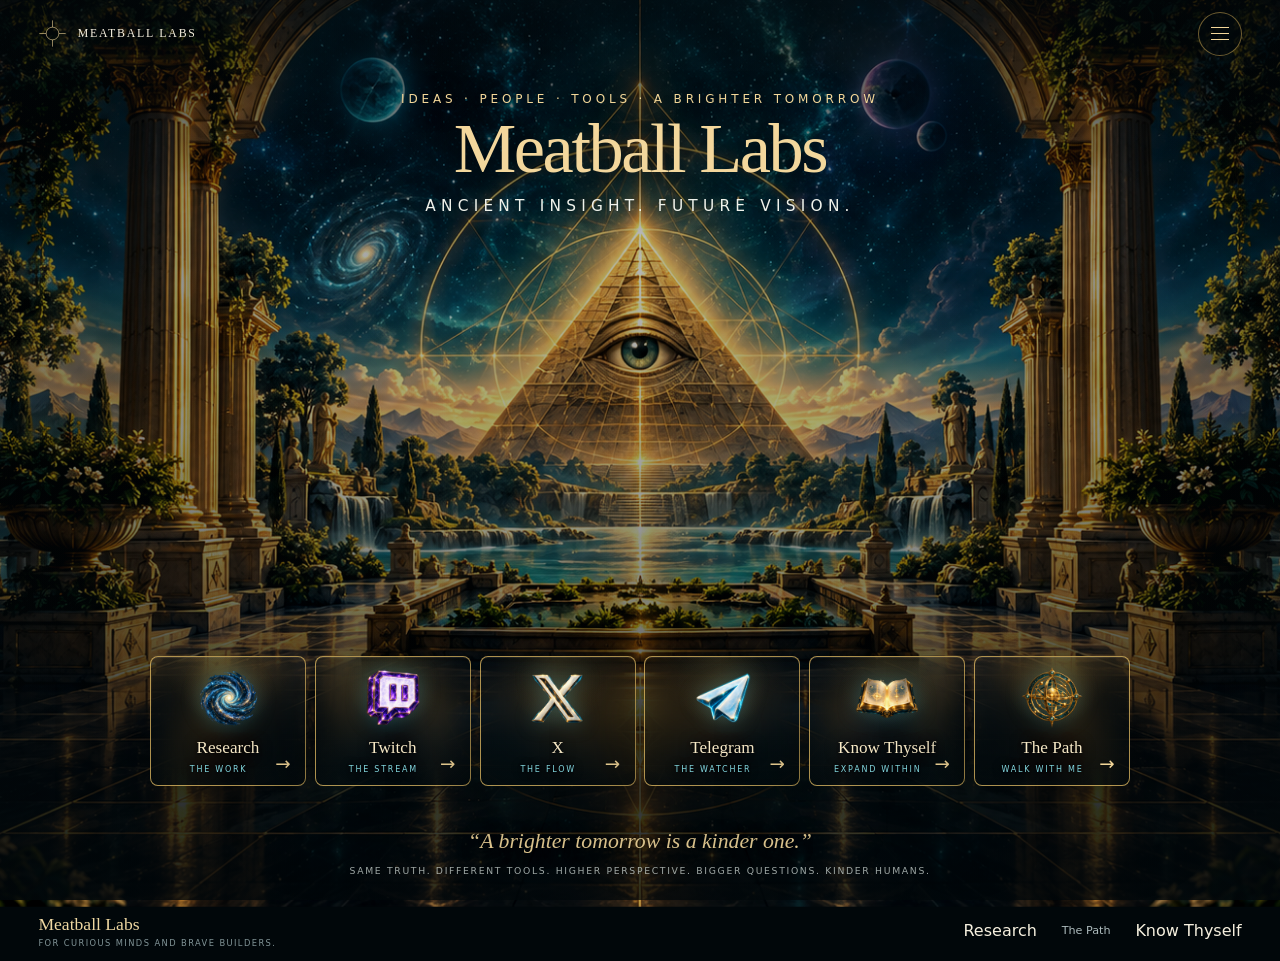
<file: index.html>
<!doctype html>
<html lang="en">
<head>
  <meta charset="utf-8" />
  <meta name="viewport" content="width=device-width, initial-scale=1" />
  <meta name="theme-color" content="#071115" />
  <meta name="description" content="Meatball Labs — ancient insight, future vision. Research, community, self-knowledge and tools for a brighter tomorrow." />
  <title>Meatball Labs | Ancient Insight. Future Vision.</title>
  <link rel="icon" href="assets/favicon.svg" type="image/svg+xml" />
  <link rel="preload" href="assets/hero-board-v2.png" as="image" fetchpriority="high" />
  <link rel="stylesheet" href="styles.css?v=10" />
</head>
<body>
  <a class="skip-link" href="#destinations">Skip to destinations</a>

  <div class="site-shell">
    <header class="site-header" data-header>
      <a class="brand-mini" href="#top" aria-label="Meatball Labs home">
        <svg viewBox="0 0 64 64" aria-hidden="true">
          <circle cx="32" cy="32" r="14" />
          <path d="M32 3v15M32 46v15M3 32h15M46 32h15" />
        </svg>
        <span>Meatball Labs</span>
      </a>

      <nav class="desktop-nav" aria-label="Primary navigation">
        <button type="button" data-open-building>Research</button>
        <a href="https://www.twitch.tv/0nespicymeatball" target="_blank" rel="noopener noreferrer">Twitch</a>
        <a href="https://x.com/OneSpicyMeatBol" target="_blank" rel="noopener noreferrer">X</a>
        <a href="https://t.me/%2BBkAbnREOApsxMjYx" target="_blank" rel="noopener noreferrer">Telegram</a>
        <button type="button" data-open-know>Know Thyself</button>
        <a href="about.html">The Path</a>
      </nav>

      <button class="menu-button" type="button" aria-label="Open navigation" aria-expanded="false" data-menu-button>
        <span></span><span></span><span></span>
      </button>
    </header>

    <nav class="mobile-menu" aria-label="Mobile navigation" data-mobile-menu hidden>
      <button type="button" data-open-building>Research</button>
      <a href="https://www.twitch.tv/0nespicymeatball" target="_blank" rel="noopener noreferrer">Twitch</a>
      <a href="https://x.com/OneSpicyMeatBol" target="_blank" rel="noopener noreferrer">X</a>
      <a href="https://t.me/%2BBkAbnREOApsxMjYx" target="_blank" rel="noopener noreferrer">Telegram</a>
      <button type="button" data-open-know>Know Thyself</button>
      <a href="about.html">The Path</a>
    </nav>

    <main id="top" class="world-stage">
      <section class="hero" aria-labelledby="site-title">
        <div class="hero-art" aria-hidden="true">
          <div class="hero-image"></div>
          <div class="hero-vignette"></div>
          <div class="geometry geometry-a"></div>
          <div class="geometry geometry-b"></div>
        </div>

        <div class="hero-copy">
          <p class="eyebrow">Ideas · People · Tools · A Brighter Tomorrow</p>
          <h1 id="site-title">Meatball Labs</h1>
          <p class="tagline">Ancient Insight. Future Vision.</p>
          <p class="intro">A brighter tomorrow is a kinder one.</p>
          <a class="scroll-cue" href="#destinations">
            <span>Scroll to explore</span>
            <svg viewBox="0 0 24 24" aria-hidden="true"><path d="m6 9 6 6 6-6" /></svg>
          </a>
        </div>
      </section>

      <section class="destinations" id="destinations" aria-labelledby="destinations-title">
        <div class="section-heading">
          <p class="eyebrow">Choose a path</p>
          <h2 id="destinations-title">One world. Many doors.</h2>
          <p>Explore research, community and self-knowledge through six doors into one world.</p>
        </div>

        <div class="card-grid">
          <button class="portal-card research" type="button" data-open-building>
            <div class="icon-wrap" aria-hidden="true">
              <img src="assets/icon-research-v2.png" alt="" />
            </div>
            <div><h3>Research</h3><p>The Work</p></div>
            <span class="arrow" aria-hidden="true">→</span>
          </button>

          <a class="portal-card twitch" href="https://www.twitch.tv/0nespicymeatball" target="_blank" rel="noopener noreferrer">
            <div class="icon-wrap" aria-hidden="true">
              <img src="assets/icon-twitch-v2.png" alt="" />
            </div>
            <div><h3>Twitch</h3><p>The Stream</p></div>
            <span class="arrow" aria-hidden="true">→</span>
          </a>

          <a class="portal-card x-card" href="https://x.com/OneSpicyMeatBol" target="_blank" rel="noopener noreferrer">
            <div class="icon-wrap" aria-hidden="true">
              <img src="assets/icon-x-v2.png" alt="" />
            </div>
            <div><h3>X</h3><p>The Flow</p></div>
            <span class="arrow" aria-hidden="true">→</span>
          </a>

          <a class="portal-card telegram" href="https://t.me/%2BBkAbnREOApsxMjYx" target="_blank" rel="noopener noreferrer">
            <div class="icon-wrap" aria-hidden="true">
              <img src="assets/icon-telegram-v2.png" alt="" />
            </div>
            <div><h3>Telegram</h3><p>The Watcher</p></div>
            <span class="arrow" aria-hidden="true">→</span>
          </a>

          <button class="portal-card know" type="button" data-open-know>
            <div class="icon-wrap" aria-hidden="true">
              <img src="assets/icon-know-thyself-v2.png" alt="" />
            </div>
            <div><h3>Know Thyself</h3><p>Expand within</p></div>
            <span class="arrow" aria-hidden="true">→</span>
          </button>

          <a class="portal-card about" href="about.html">
            <div class="icon-wrap" aria-hidden="true">
              <img src="assets/icon-about-v2.png" alt="" />
            </div>
            <div><h3>The Path</h3><p>Walk with me</p></div>
            <span class="arrow" aria-hidden="true">→</span>
          </a>
        </div>
      </section>

      <section class="manifesto" aria-label="Meatball Labs philosophy">
        <div class="manifesto-mark" aria-hidden="true">
          <svg viewBox="0 0 100 100"><circle cx="50" cy="50" r="30"/><circle cx="50" cy="50" r="12"/><path d="M50 4v24M50 72v24M4 50h24M72 50h24"/></svg>
        </div>
        <blockquote>“A brighter tomorrow is a kinder one.”</blockquote>
        <p>Same truth. Different tools. Higher perspective. Bigger questions. Kinder humans.</p>
      </section>
    </main>

    <footer class="site-footer">
      <div>
        <strong>Meatball Labs</strong>
        <span>For curious minds and brave builders.</span>
      </div>
      <div class="footer-links">
        <button type="button" data-open-building>Research</button>
        <a href="about.html">The Path</a>
        <button type="button" data-open-know>Know Thyself</button>
      </div>
    </footer>
  </div>

  <dialog class="path-dialog" data-know-dialog aria-labelledby="know-title">
    <button class="dialog-close" type="button" aria-label="Close" data-close-dialog>×</button>
    <p class="eyebrow">Three paths. One inquiry.</p>
    <h2 id="know-title">Know Thyself</h2>
    <p class="dialog-intro">Three doors into the same human questions: what are we, what shaped us, and what can we become?</p>

    <div class="path-list">
      <a href="https://zen.meatball-labs.com/">
        <span class="path-symbol">◌</span>
        <span><strong>Enter Zen From Here</strong><small>Stillness awaits</small></span>
        <span>→</span>
      </a>
      <a href="https://breakthecode.meatball-labs.com/">
        <span class="path-symbol">◇</span>
        <span><strong>Breaking Your Genetic Code</strong><small>Ancient wisdom. Modern awakening.</small></span>
        <span>→</span>
      </a>
      <a href="https://ancients.meatball-labs.com/">
        <span class="path-symbol">☼</span>
        <span><strong>The Ancients</strong><small>Wisdom of the ages</small></span>
        <span>→</span>
      </a>
    </div>
  </dialog>


  <dialog class="path-dialog building-dialog" data-building-dialog aria-labelledby="building-title">
    <button class="dialog-close" type="button" aria-label="Close" data-close-building>&times;</button>

    <div class="building-mark" aria-hidden="true">
      <svg viewBox="0 0 64 64">
        <circle cx="32" cy="32" r="14" />
        <path d="M32 3v15M32 46v15M3 32h15M46 32h15" />
      </svg>
      <span class="building-ring"></span>
    </div>

    <p class="eyebrow">The work continues</p>
    <h2 id="building-title">We&rsquo;re building</h2>
    <div class="building-rule" aria-hidden="true"></div>
    <p class="dialog-intro">Research is being rebuilt from the ground up. New design, sharper signal, and a good deal more beneath the surface. The first piece is open now.</p>

    <div class="path-list">
      <a href="/research/perfect-network-design/">
        <span class="path-symbol">&#9672;</span>
        <span><strong>The Perfect Network Design</strong><small>Nine jobs a decentralized money system has to do, and where each one breaks</small></span>
        <span>&rarr;</span>
      </a>
    </div>

    <p class="building-note">The rest opens when it&rsquo;s ready.</p>
    <button class="dialog-ok" type="button" data-close-building>Understood</button>
  </dialog>

  <script src="app.js?v=4" defer></script>
</body>
</html>
</file>
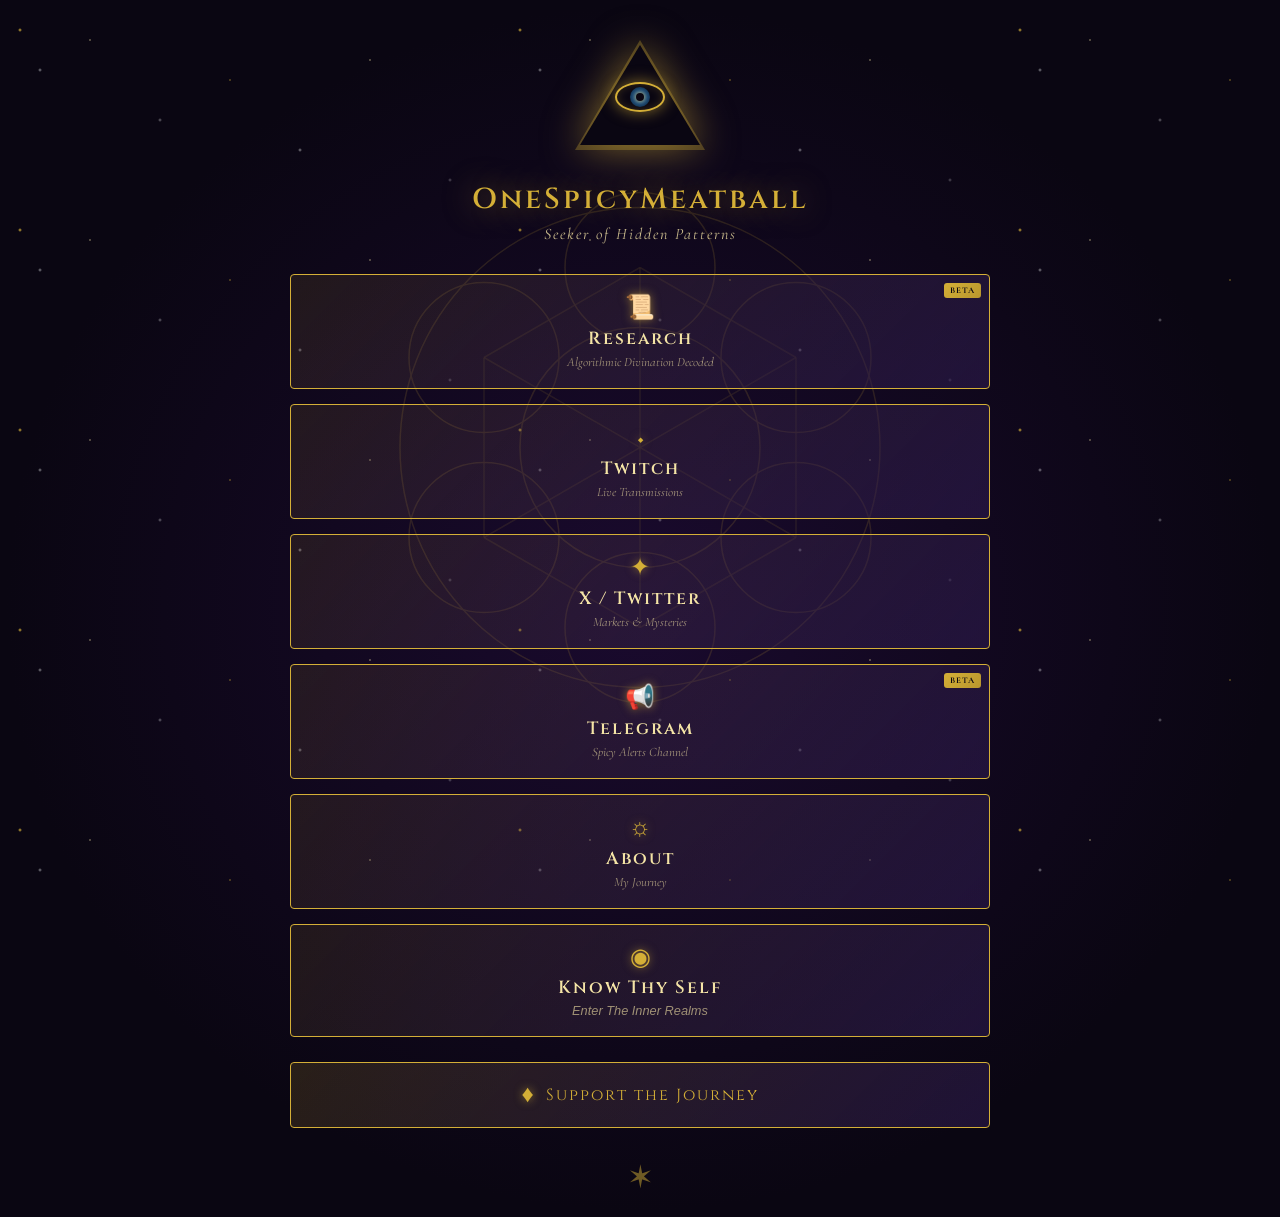
<file: backup/2026-09-21-pre-redesign/index.html>
<!DOCTYPE html>
<html lang="en">
<head>
    <meta charset="UTF-8">
    <meta name="viewport" content="width=device-width, initial-scale=1.0">
    <title>OneSpicyMeatball | Portal</title>
    <link rel="stylesheet" href="styles.css">
</head>
<body>
    <div class="stars"></div>
    <div class="sacred-geometry">
        <svg class="metatron" viewBox="0 0 200 200">
            <circle cx="100" cy="100" r="80" class="outer-circle"/>
            <circle cx="100" cy="100" r="40" class="inner-circle"/>
            <circle cx="100" cy="40" r="25" class="node"/>
            <circle cx="152" cy="70" r="25" class="node"/>
            <circle cx="152" cy="130" r="25" class="node"/>
            <circle cx="100" cy="160" r="25" class="node"/>
            <circle cx="48" cy="130" r="25" class="node"/>
            <circle cx="48" cy="70" r="25" class="node"/>
            <line x1="100" y1="40" x2="152" y2="70" class="line"/>
            <line x1="152" y1="70" x2="152" y2="130" class="line"/>
            <line x1="152" y1="130" x2="100" y2="160" class="line"/>
            <line x1="100" y1="160" x2="48" y2="130" class="line"/>
            <line x1="48" y1="130" x2="48" y2="70" class="line"/>
            <line x1="48" y1="70" x2="100" y2="40" class="line"/>
            <line x1="100" y1="40" x2="100" y2="160" class="line"/>
            <line x1="48" y1="70" x2="152" y2="130" class="line"/>
            <line x1="152" y1="70" x2="48" y2="130" class="line"/>
        </svg>
    </div>

    <div class="container">
        <div class="profile">
            <div class="avatar">
                <div class="eye">
                    <div class="eye-inner">
                        <div class="pupil"></div>
                    </div>
                </div>
                <div class="triangle"></div>
            </div>
            <h1 class="title">OneSpicyMeatball</h1>
            <p class="subtitle">Seeker of Hidden Patterns</p>
        </div>

        <div class="links">
            <a href="https://research.meatball-labs.com/" target="_blank" class="link-btn">
                <span class="beta-tag">BETA</span>
                <span class="glyph">&#128220;</span>
                <span class="link-text">Research</span>
                <span class="link-desc">Algorithmic Divination Decoded</span>
            </a>

            <a href="https://www.twitch.tv/0nespicymeatball" target="_blank" class="link-btn">
                <span class="glyph">&#9670;</span>
                <span class="link-text">Twitch</span>
                <span class="link-desc">Live Transmissions</span>
            </a>

            <a href="https://x.com/OneSpicyMeatBol" target="_blank" class="link-btn">
                <span class="glyph">&#10022;</span>
                <span class="link-text">X / Twitter</span>
                <span class="link-desc">Markets & Mysteries</span>
            </a>

            <a href="https://t.me/+BkAbnREOApsxMjYx" target="_blank" class="link-btn">
                <span class="beta-tag">BETA</span>
                <span class="glyph">&#128226;</span>
                <span class="link-text">Telegram</span>
                <span class="link-desc">Spicy Alerts Channel</span>
            </a>

            <a href="about.html" class="link-btn">
                <span class="glyph">&#9788;</span>
                <span class="link-text">About</span>
                <span class="link-desc">My Journey</span>
            </a>

            <button class="link-btn" onclick="openPortalsModal()">
                <span class="glyph">&#9673;</span>
                <span class="link-text">Know Thy Self</span>
                <span class="link-desc">Enter The Inner Realms</span>
            </button>
        </div>

        <button class="donate-btn" onclick="openModal()">
            <span class="glyph">&#9830;</span>
            <span>Support the Journey</span>
        </button>

        <div class="sigil">&#10038;</div>
    </div>

    <!-- Portals Modal -->
    <div class="modal-overlay" id="portalsModal" onclick="closePortalsModal(event)">
        <div class="modal" onclick="event.stopPropagation()">
            <button class="modal-close" onclick="closePortalsModal()">&times;</button>
            <div class="modal-header">
                <span class="glyph">&#9673;</span>
                <h2>Know Thy Self</h2>
            </div>
            <p class="donate-intro">Enter the inner realms of exploration:</p>

            <div class="portal-list">
                <a href="https://zen.meatball-labs.com/" target="_blank" class="portal-link">
                    <span class="glyph">&#9775;</span>
                    <span class="portal-text">Enter Zen From Here</span>
                    <span class="portal-desc">Stillness Awaits</span>
                </a>

                <a href="https://breakthecode.meatball-labs.com/" target="_blank" class="portal-link">
                    <span class="glyph">&#10070;</span>
                    <span class="portal-text">Break The Code</span>
                    <span class="portal-desc">Decrypt The Mysteries</span>
                </a>

                <a href="https://ancients.meatball-labs.com/" target="_blank" class="portal-link">
                    <span class="glyph">&#9788;</span>
                    <span class="portal-text">The Ancients</span>
                    <span class="portal-desc">Wisdom of the Ages</span>
                </a>
            </div>
        </div>
    </div>

    <!-- Donation Modal -->
    <div class="modal-overlay" id="donateModal" onclick="closeModal(event)">
        <div class="modal" onclick="event.stopPropagation()">
            <button class="modal-close" onclick="closeModal()">&times;</button>
            <div class="modal-header">
                <span class="glyph">&#9830;</span>
                <h2>Support the Journey</h2>
            </div>
            <p class="donate-intro">Offerings accepted via the following channels:</p>

            <div class="wallet-list">
                <div class="wallet" onclick="copyAddress('3vBGxcLoPQbv2dNLNTMKzqQK8UdEWgLUnWWgyBtx9w5K', this)" data-address="3vBGxcLoPQbv2dNLNTMKzqQK8UdEWgLUnWWgyBtx9w5K" data-chain="solana">
                    <div class="wallet-info">
                        <span class="wallet-name">Solana</span>
                        <span class="wallet-address">3vBGxcLo...9w5K</span>
                    </div>
                    <div class="wallet-value">
                        <span class="value-amount">--</span>
                        <span class="copy-hint">Click to copy</span>
                    </div>
                </div>

                <div class="wallet" onclick="copyAddress('bc1q8yztlcngjfu2hy67uyt3eqhxef0277hmfug3ud', this)" data-address="bc1q8yztlcngjfu2hy67uyt3eqhxef0277hmfug3ud" data-chain="bitcoin">
                    <div class="wallet-info">
                        <span class="wallet-name">BTC (SegWit)</span>
                        <span class="wallet-address">bc1q8yzt...g3ud</span>
                    </div>
                    <div class="wallet-value">
                        <span class="value-amount">--</span>
                        <span class="copy-hint">Click to copy</span>
                    </div>
                </div>

                <div class="wallet" onclick="copyAddress('bc1pcfgzl4665p785usg9vj7435gd0wyd6zhe3yjj48jxt9hul9r4wwqzcxa4s', this)" data-address="bc1pcfgzl4665p785usg9vj7435gd0wyd6zhe3yjj48jxt9hul9r4wwqzcxa4s" data-chain="bitcoin">
                    <div class="wallet-info">
                        <span class="wallet-name">BTC (Taproot)</span>
                        <span class="wallet-address">bc1pcfgz...xa4s</span>
                    </div>
                    <div class="wallet-value">
                        <span class="value-amount">--</span>
                        <span class="copy-hint">Click to copy</span>
                    </div>
                </div>

                <div class="wallet" onclick="copyAddress('0xa490af8D18111FCEf04CcC7D5Af4D8f1652453F5', this)" data-address="0xa490af8D18111FCEf04CcC7D5Af4D8f1652453F5" data-chain="ethereum">
                    <div class="wallet-info">
                        <span class="wallet-name">Ethereum</span>
                        <span class="wallet-address">0xa490af...53F5</span>
                    </div>
                    <div class="wallet-value">
                        <span class="value-amount">--</span>
                        <span class="copy-hint">Click to copy</span>
                    </div>
                </div>

                <div class="wallet" onclick="copyAddress('0xfaa234cf7724322920a614805225b10eb2979b8dc0bcff573e54ea0472759248', this)" data-address="0xfaa234cf7724322920a614805225b10eb2979b8dc0bcff573e54ea0472759248" data-chain="sui">
                    <div class="wallet-info">
                        <span class="wallet-name">Sui</span>
                        <span class="wallet-address">0xfaa234...9248</span>
                    </div>
                    <div class="wallet-value">
                        <span class="value-amount">--</span>
                        <span class="copy-hint">Click to copy</span>
                    </div>
                </div>

                <div class="wallet" onclick="copyAddress('0xa490af8D18111FCEf04CcC7D5Af4D8f1652453F5', this)" data-address="0xa490af8D18111FCEf04CcC7D5Af4D8f1652453F5" data-chain="monad">
                    <div class="wallet-info">
                        <span class="wallet-name">Monad</span>
                        <span class="wallet-address">0xa490af...53F5</span>
                    </div>
                    <div class="wallet-value">
                        <span class="value-amount">--</span>
                        <span class="copy-hint">Click to copy</span>
                    </div>
                </div>

                <div class="wallet" onclick="copyAddress('0xa490af8D18111FCEf04CcC7D5Af4D8f1652453F5', this)" data-address="0xa490af8D18111FCEf04CcC7D5Af4D8f1652453F5" data-chain="hype">
                    <div class="wallet-info">
                        <span class="wallet-name">Hype</span>
                        <span class="wallet-address">0xa490af...53F5</span>
                    </div>
                    <div class="wallet-value">
                        <span class="value-amount">--</span>
                        <span class="copy-hint">Click to copy</span>
                    </div>
                </div>

                <div class="wallet" onclick="copyAddress('DGjXx1ENzw1748jzUo4XFZ3GV3MJsQVGdqwyeq6M7X5h', this)" data-address="DGjXx1ENzw1748jzUo4XFZ3GV3MJsQVGdqwyeq6M7X5h" data-chain="bonk">
                    <div class="wallet-info">
                        <span class="wallet-name">Bonk</span>
                        <span class="wallet-address">DGjXx1E...7X5h</span>
                    </div>
                    <div class="wallet-value">
                        <span class="value-amount">--</span>
                        <span class="copy-hint">Click to copy</span>
                    </div>
                </div>
            </div>
        </div>
    </div>

    <script>
        // Modal functions
        function openModal() {
            document.getElementById('donateModal').classList.add('open');
            document.body.style.overflow = 'hidden';
            fetchWalletBalances();
        }

        function closeModal(event) {
            if (!event || event.target === document.getElementById('donateModal')) {
                document.getElementById('donateModal').classList.remove('open');
                document.body.style.overflow = '';
            }
        }

        // Portals modal functions
        function openPortalsModal() {
            document.getElementById('portalsModal').classList.add('open');
            document.body.style.overflow = 'hidden';
        }

        function closePortalsModal(event) {
            if (!event || event.target === document.getElementById('portalsModal')) {
                document.getElementById('portalsModal').classList.remove('open');
                document.body.style.overflow = '';
            }
        }

        // Close on Escape key
        document.addEventListener('keydown', (e) => {
            if (e.key === 'Escape') {
                closeModal();
                closePortalsModal();
            }
        });

        // Copy address to clipboard
        function copyAddress(address, element) {
            navigator.clipboard.writeText(address).then(() => {
                const hint = element.querySelector('.copy-hint');
                hint.textContent = 'Copied!';
                hint.classList.add('copied');
                setTimeout(() => {
                    hint.textContent = 'Click to copy';
                    hint.classList.remove('copied');
                }, 2000);
            });
        }

        // Wallet balance fetching
        async function fetchWalletBalances() {
            console.log('Starting wallet balance fetch...');
            const wallets = document.querySelectorAll('.wallet[data-address]');

            // First fetch all prices in one call
            await fetchAllPrices();

            for (const wallet of wallets) {
                const address = wallet.dataset.address;
                const chain = wallet.dataset.chain;
                const valueElement = wallet.querySelector('.value-amount');
                valueElement.textContent = '...';

                try {
                    let balance = 0;

                    if (chain === 'solana') {
                        balance = await fetchSolanaBalance(address);
                    } else if (chain === 'bonk') {
                        balance = await fetchBonkBalance(address);
                    } else if (chain === 'bitcoin') {
                        balance = await fetchBitcoinBalance(address);
                    } else if (chain === 'ethereum') {
                        balance = await fetchEthereumBalance(address);
                    } else if (chain === 'sui') {
                        balance = await fetchSuiBalance(address);
                    } else if (chain === 'monad') {
                        // Monad testnet - no mainnet yet
                        valueElement.textContent = 'Soon';
                        continue;
                    } else if (chain === 'hype') {
                        balance = await fetchHypeBalance(address);
                    }

                    console.log(`${chain} balance: $${balance}`);

                    if (balance > 0) {
                        valueElement.textContent = '$' + balance.toFixed(2);
                    } else {
                        valueElement.textContent = '$0.00';
                    }
                } catch (error) {
                    console.error(`Error fetching ${chain} balance:`, error);
                    valueElement.textContent = '--';
                }
            }
        }

        // Cache for crypto prices
        const priceCache = {};

        async function fetchAllPrices() {
            try {
                const ids = 'solana,bitcoin,ethereum,sui,bonk,hyperliquid';
                const response = await fetch(`https://api.coingecko.com/api/v3/simple/price?ids=${ids}&vs_currencies=usd`);
                const data = await response.json();
                console.log('Prices fetched:', data);

                if (data.solana) priceCache.solana = data.solana.usd;
                if (data.bitcoin) priceCache.bitcoin = data.bitcoin.usd;
                if (data.ethereum) priceCache.ethereum = data.ethereum.usd;
                if (data.sui) priceCache.sui = data.sui.usd;
                if (data.bonk) priceCache.bonk = data.bonk.usd;
                if (data.hyperliquid) priceCache.hype = data.hyperliquid.usd;
            } catch (error) {
                console.error('Price fetch error:', error);
            }
        }

        async function fetchSolanaBalance(address) {
            try {
                const response = await fetch('https://api.mainnet-beta.solana.com', {
                    method: 'POST',
                    headers: { 'Content-Type': 'application/json' },
                    body: JSON.stringify({
                        jsonrpc: '2.0',
                        id: 1,
                        method: 'getBalance',
                        params: [address]
                    })
                });
                const data = await response.json();
                console.log('Solana response:', data);

                if (data.result && data.result.value !== undefined) {
                    const solBalance = data.result.value / 1e9;
                    const price = priceCache.solana || 0;
                    return solBalance * price;
                }
                return 0;
            } catch (error) {
                console.error('Solana fetch error:', error);
                return 0;
            }
        }

        async function fetchBonkBalance(address) {
            try {
                // BONK token mint address
                const bonkMint = 'DezXAZ8z7PnrnRJjz3wXBoRgixCa6xjnB7YaB1pPB263';

                const response = await fetch('https://api.mainnet-beta.solana.com', {
                    method: 'POST',
                    headers: { 'Content-Type': 'application/json' },
                    body: JSON.stringify({
                        jsonrpc: '2.0',
                        id: 1,
                        method: 'getTokenAccountsByOwner',
                        params: [
                            address,
                            { mint: bonkMint },
                            { encoding: 'jsonParsed' }
                        ]
                    })
                });
                const data = await response.json();
                console.log('Bonk response:', data);

                if (data.result && data.result.value && data.result.value.length > 0) {
                    const tokenAmount = data.result.value[0].account.data.parsed.info.tokenAmount;
                    const bonkBalance = tokenAmount.uiAmount || 0;
                    const price = priceCache.bonk || 0;
                    console.log(`Bonk balance: ${bonkBalance}, price: ${price}`);
                    return bonkBalance * price;
                }
                return 0;
            } catch (error) {
                console.error('Bonk fetch error:', error);
                return 0;
            }
        }

        async function fetchBitcoinBalance(address) {
            try {
                // Use mempool.space API (CORS-friendly)
                const response = await fetch(`https://mempool.space/api/address/${address}`);
                const data = await response.json();
                console.log('Bitcoin response:', data);

                // Calculate balance from chain_stats
                const funded = data.chain_stats?.funded_txo_sum || 0;
                const spent = data.chain_stats?.spent_txo_sum || 0;
                const btcBalance = (funded - spent) / 1e8;
                const price = priceCache.bitcoin || 0;
                return btcBalance * price;
            } catch (error) {
                console.error('Bitcoin fetch error:', error);
                return 0;
            }
        }

        async function fetchEthereumBalance(address) {
            try {
                // Use Cloudflare Ethereum Gateway
                const response = await fetch('https://cloudflare-eth.com', {
                    method: 'POST',
                    headers: { 'Content-Type': 'application/json' },
                    body: JSON.stringify({
                        jsonrpc: '2.0',
                        id: 1,
                        method: 'eth_getBalance',
                        params: [address, 'latest']
                    })
                });
                const data = await response.json();
                console.log('Ethereum response:', data);

                if (data.result) {
                    const ethBalance = parseInt(data.result, 16) / 1e18;
                    const price = priceCache.ethereum || 0;
                    return ethBalance * price;
                }
                return 0;
            } catch (error) {
                console.error('Ethereum fetch error:', error);
                return 0;
            }
        }

        async function fetchSuiBalance(address) {
            try {
                const response = await fetch('https://fullnode.mainnet.sui.io:443', {
                    method: 'POST',
                    headers: { 'Content-Type': 'application/json' },
                    body: JSON.stringify({
                        jsonrpc: '2.0',
                        id: 1,
                        method: 'suix_getBalance',
                        params: [address]
                    })
                });
                const data = await response.json();
                console.log('Sui response:', data);

                if (data.result && data.result.totalBalance) {
                    const suiBalance = parseInt(data.result.totalBalance) / 1e9;
                    const price = priceCache.sui || 0;
                    return suiBalance * price;
                }
                return 0;
            } catch (error) {
                console.error('Sui fetch error:', error);
                return 0;
            }
        }

        async function fetchHypeBalance(address) {
            try {
                // Hyperliquid uses its own API
                const response = await fetch('https://api.hyperliquid.xyz/info', {
                    method: 'POST',
                    headers: { 'Content-Type': 'application/json' },
                    body: JSON.stringify({
                        type: 'clearinghouseState',
                        user: address
                    })
                });
                const data = await response.json();
                console.log('Hype response:', data);

                if (data && data.marginSummary) {
                    const balance = parseFloat(data.marginSummary.accountValue) || 0;
                    return balance; // Already in USD
                }
                return 0;
            } catch (error) {
                console.error('Hype fetch error:', error);
                return 0;
            }
        }

        // Create floating particles
        function createParticle() {
            const particle = document.createElement('div');
            particle.className = 'particle';
            particle.style.left = Math.random() * 100 + 'vw';
            particle.style.animationDuration = (Math.random() * 3 + 4) + 's';
            particle.style.opacity = Math.random() * 0.5 + 0.2;
            particle.innerHTML = ['&#10022;', '&#9672;', '&#9674;', '&#10038;'][Math.floor(Math.random() * 4)];
            document.body.appendChild(particle);
            setTimeout(() => particle.remove(), 7000);
        }
        setInterval(createParticle, 800);
    </script>
</body>
</html>
</file>
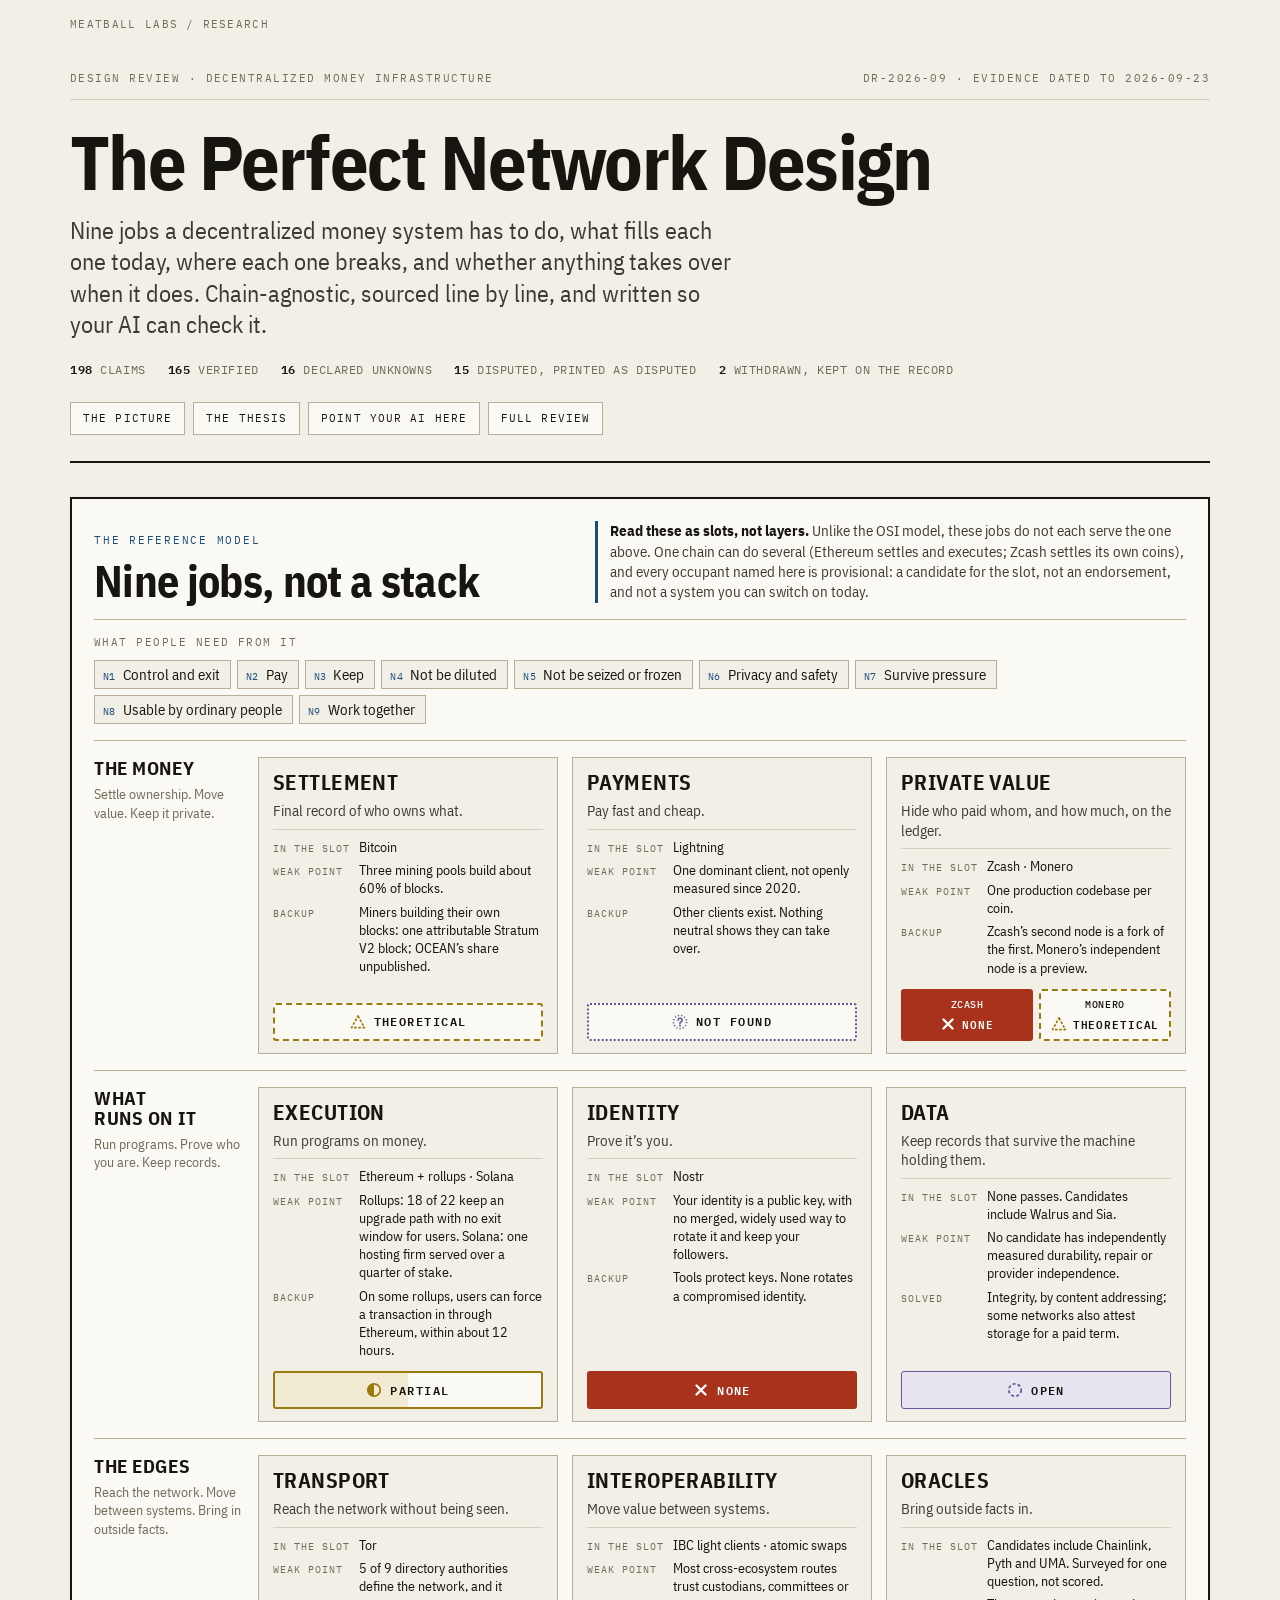
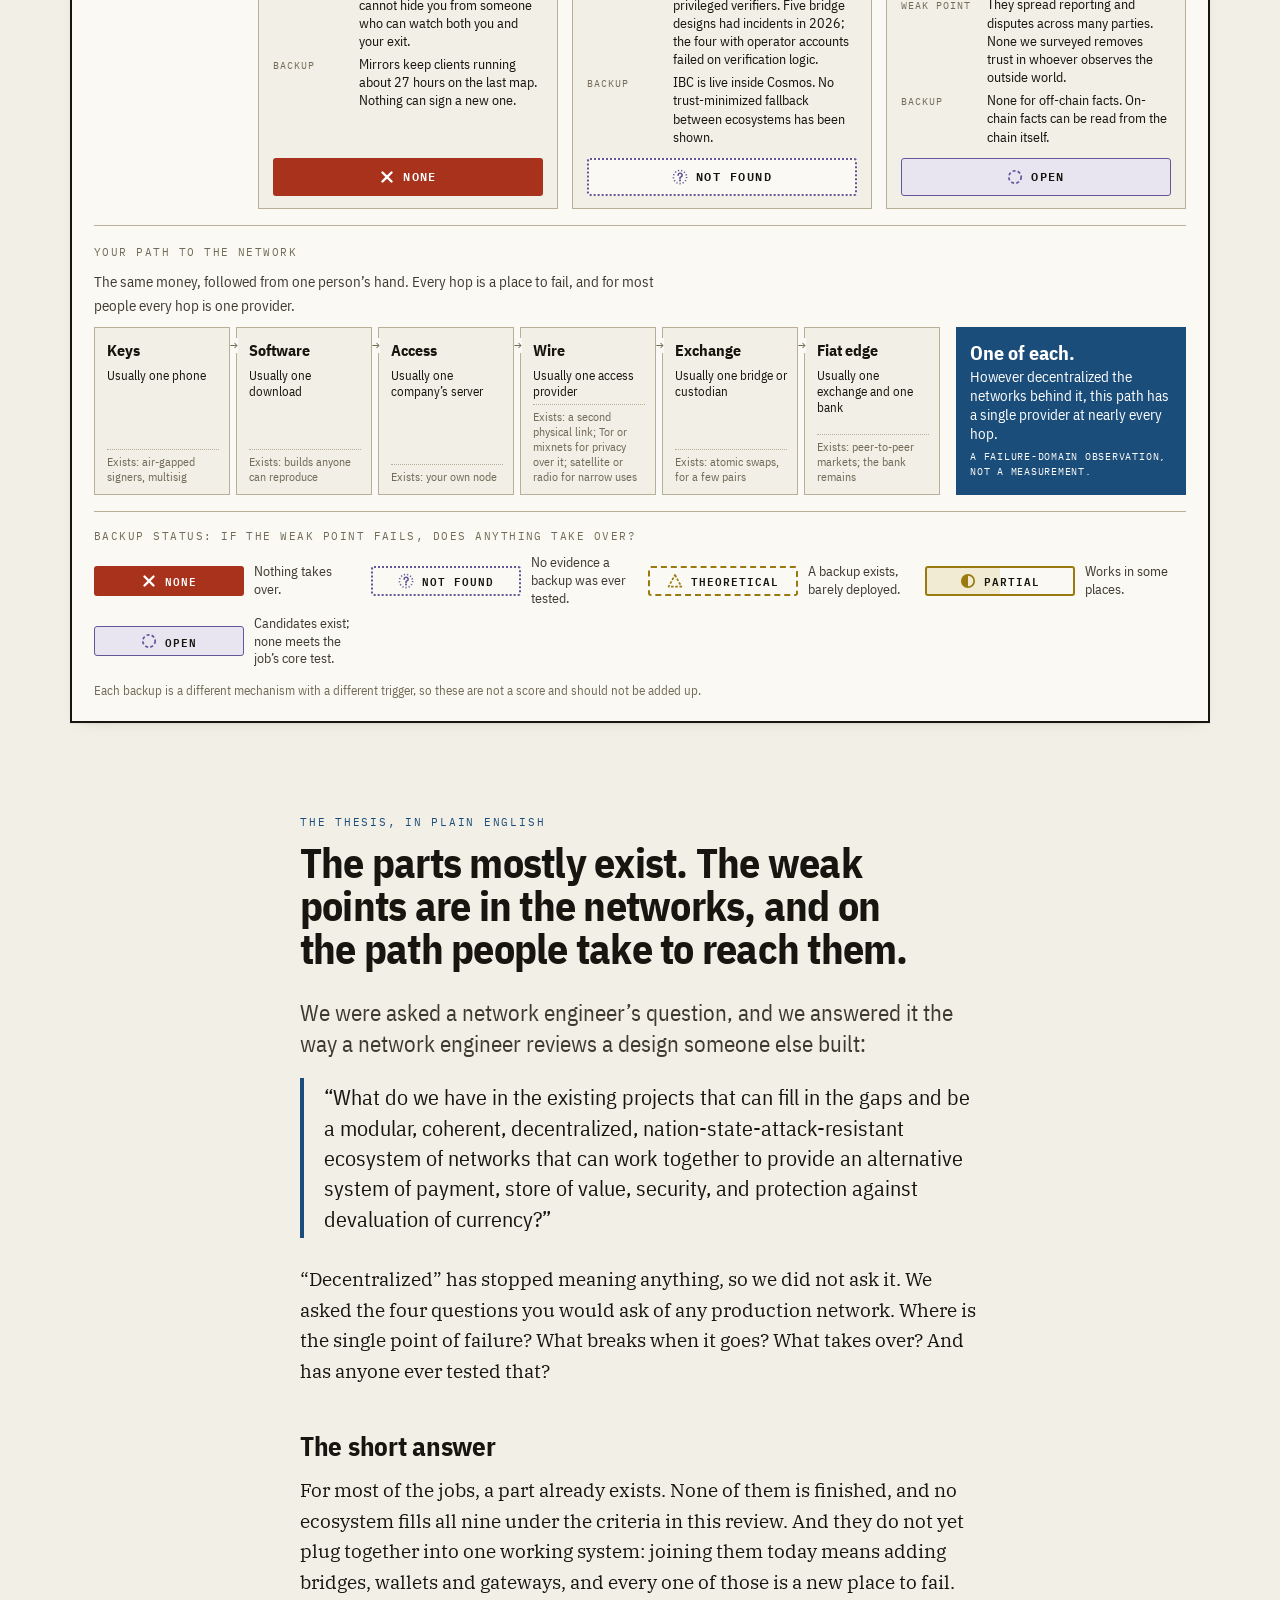
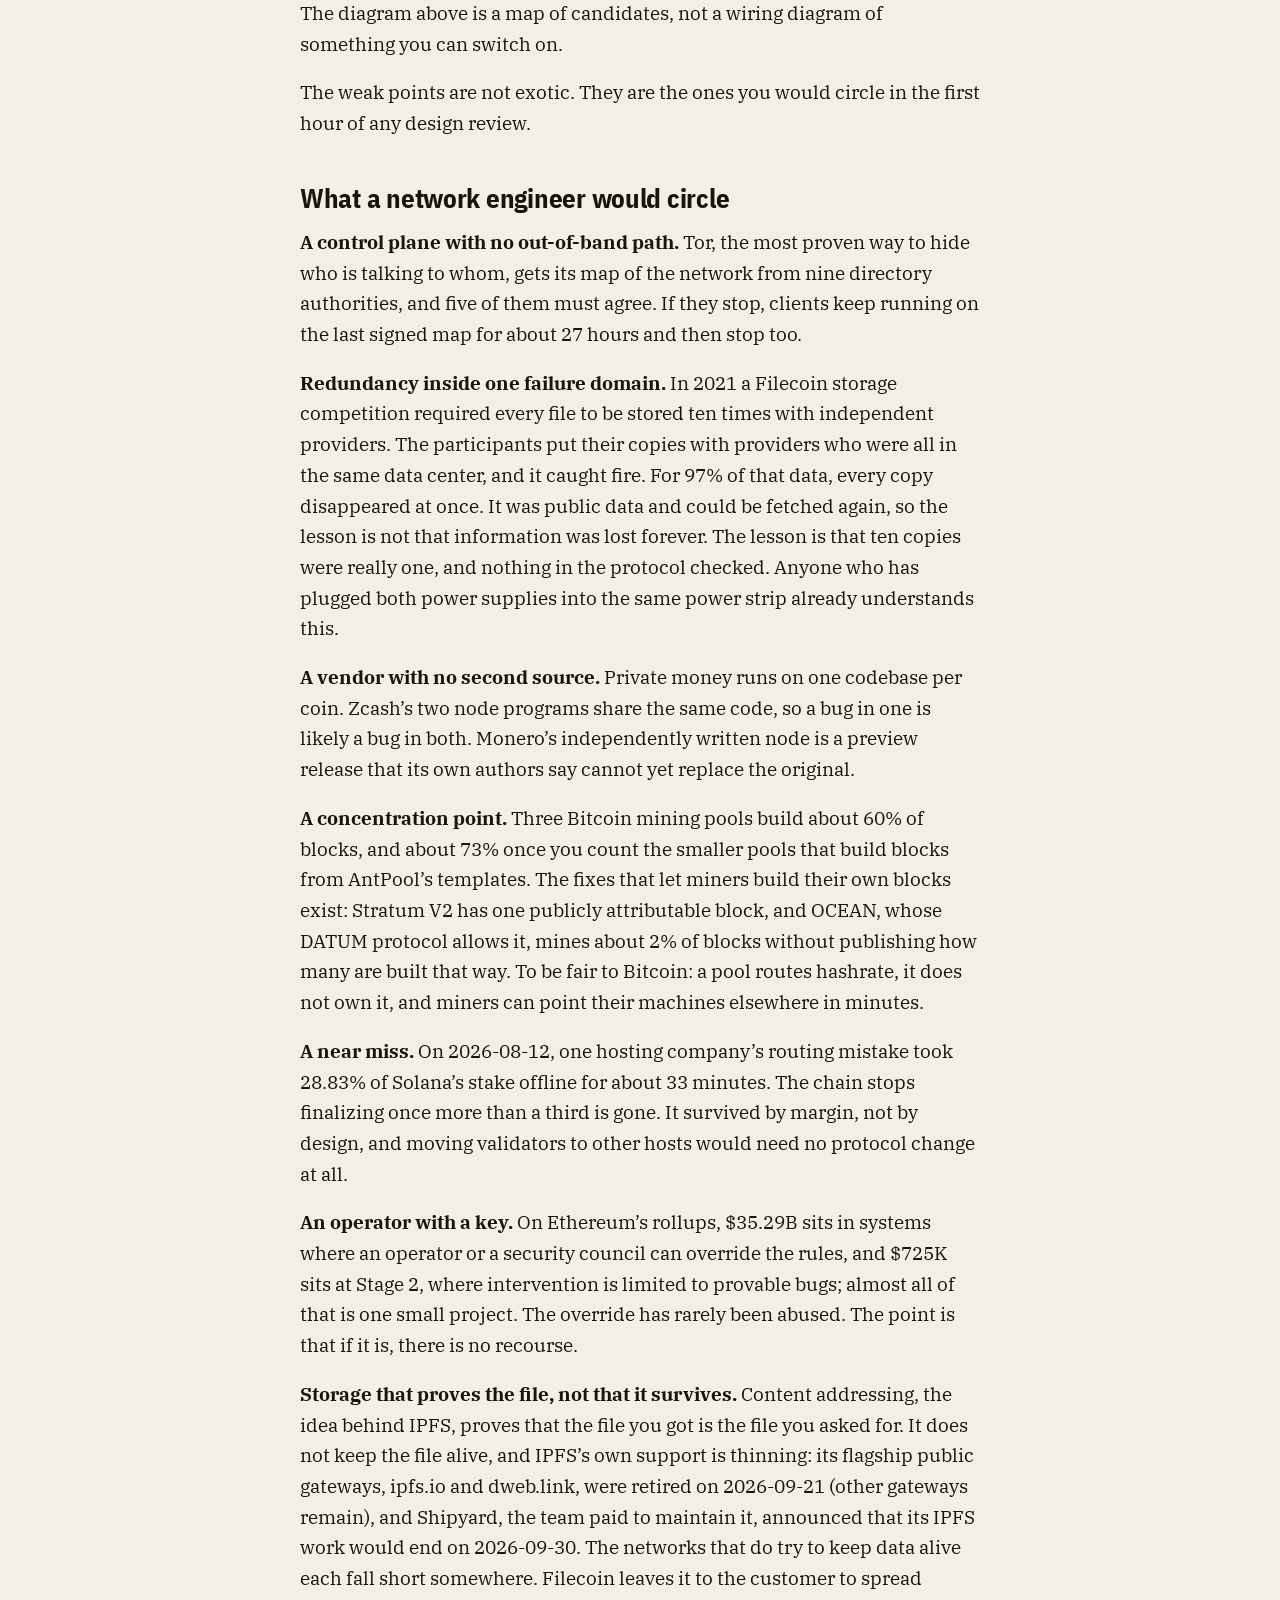
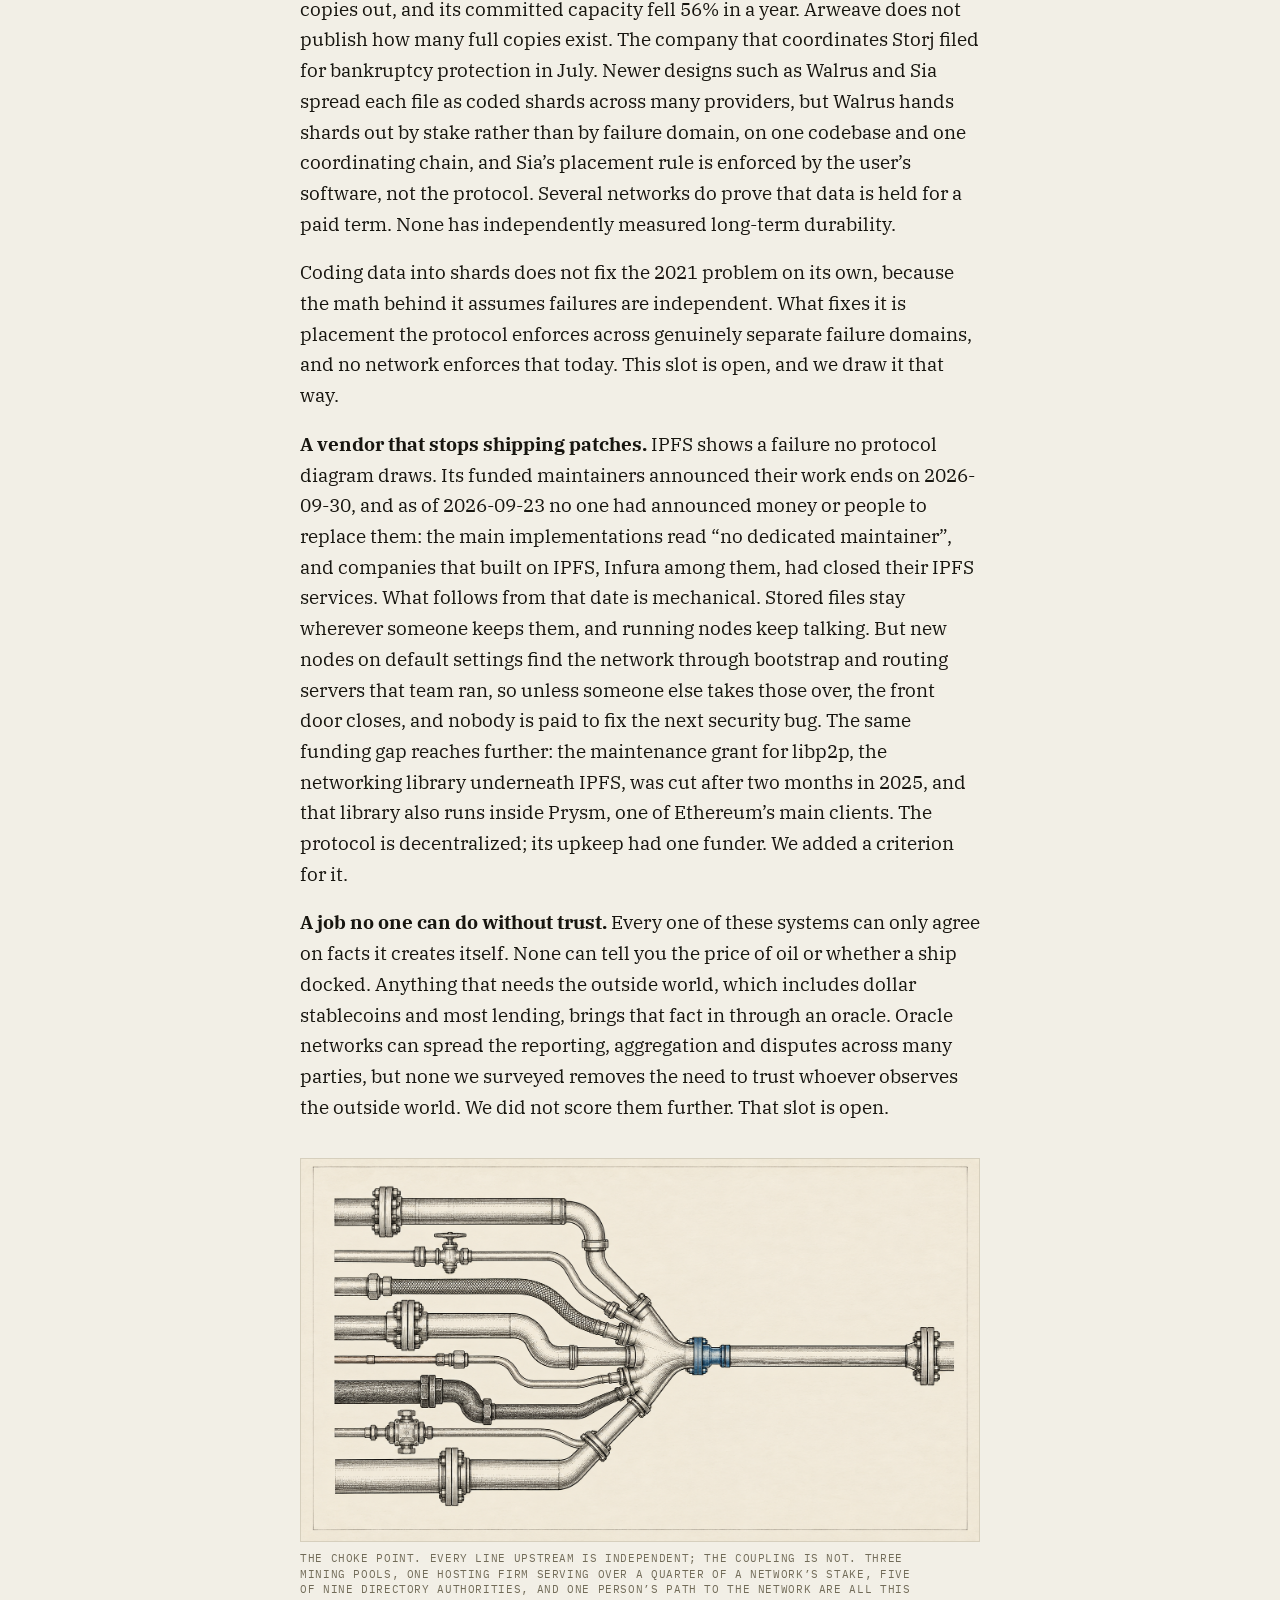
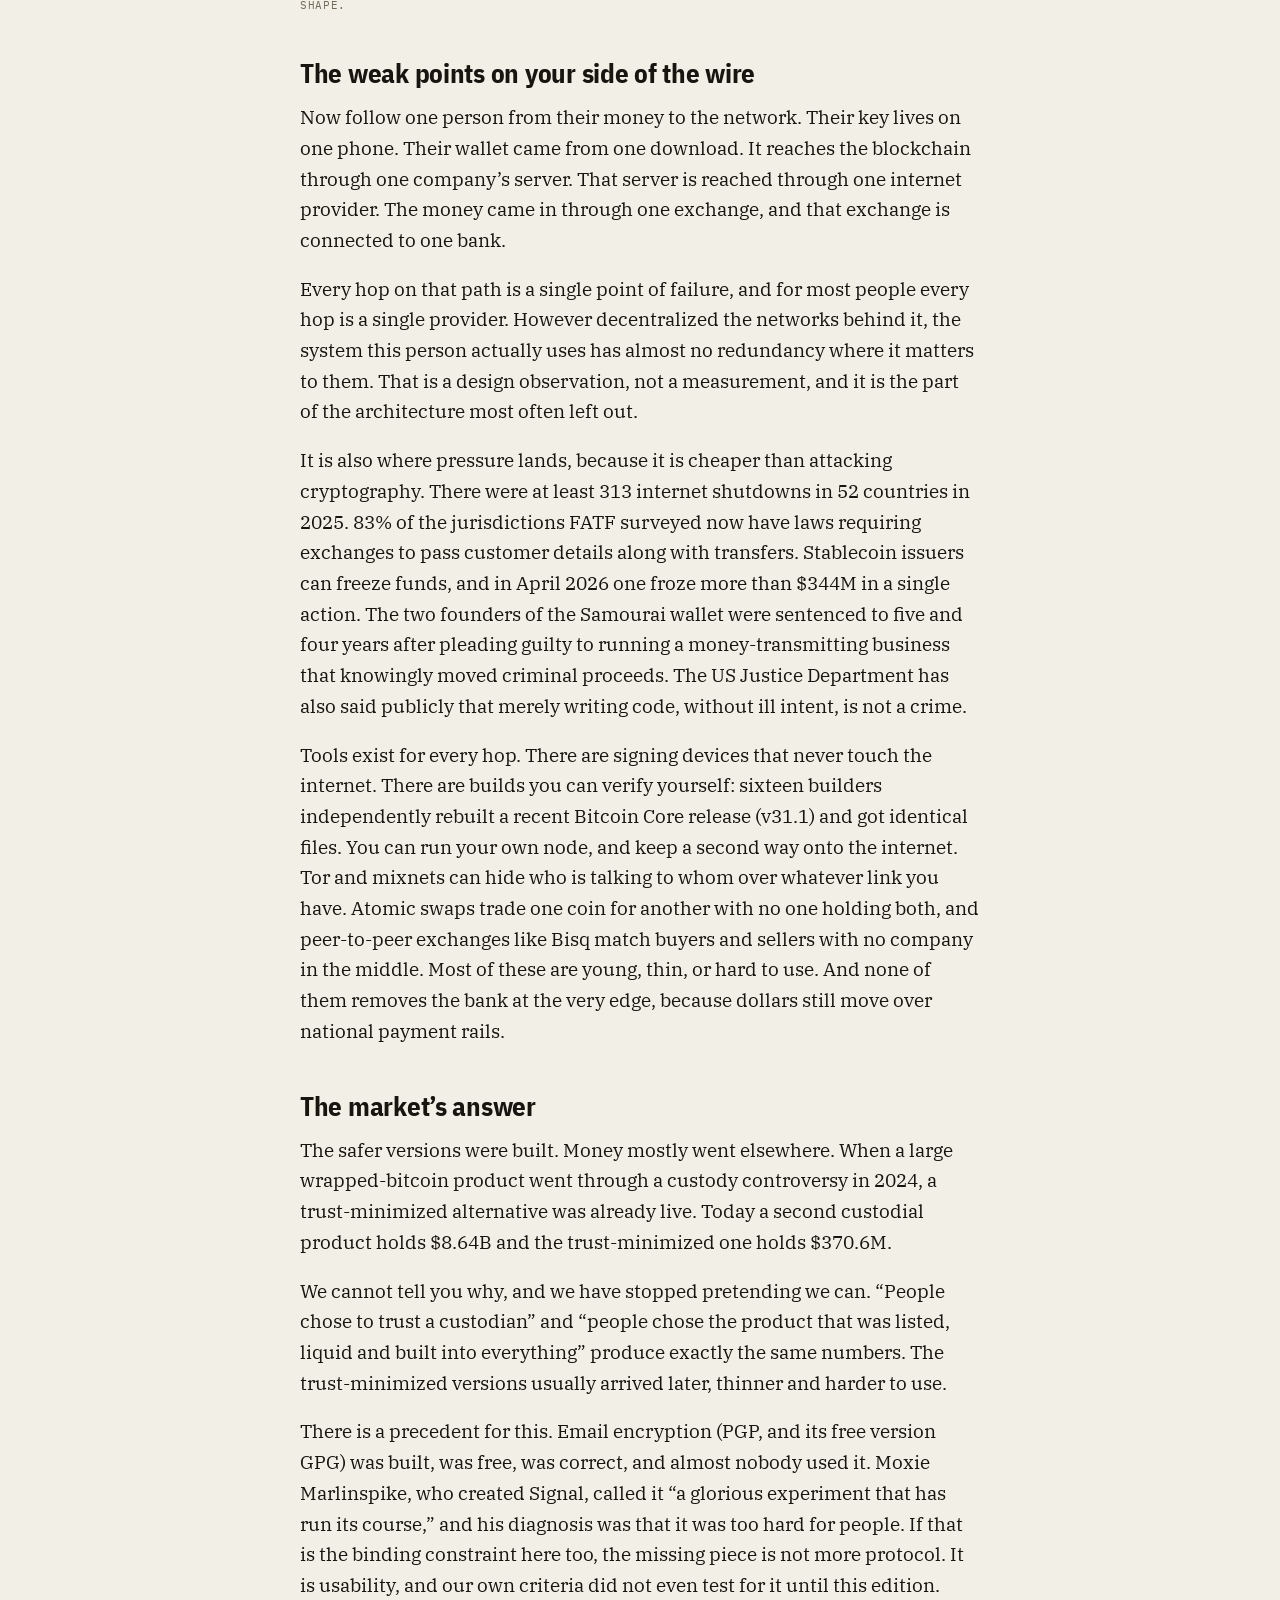
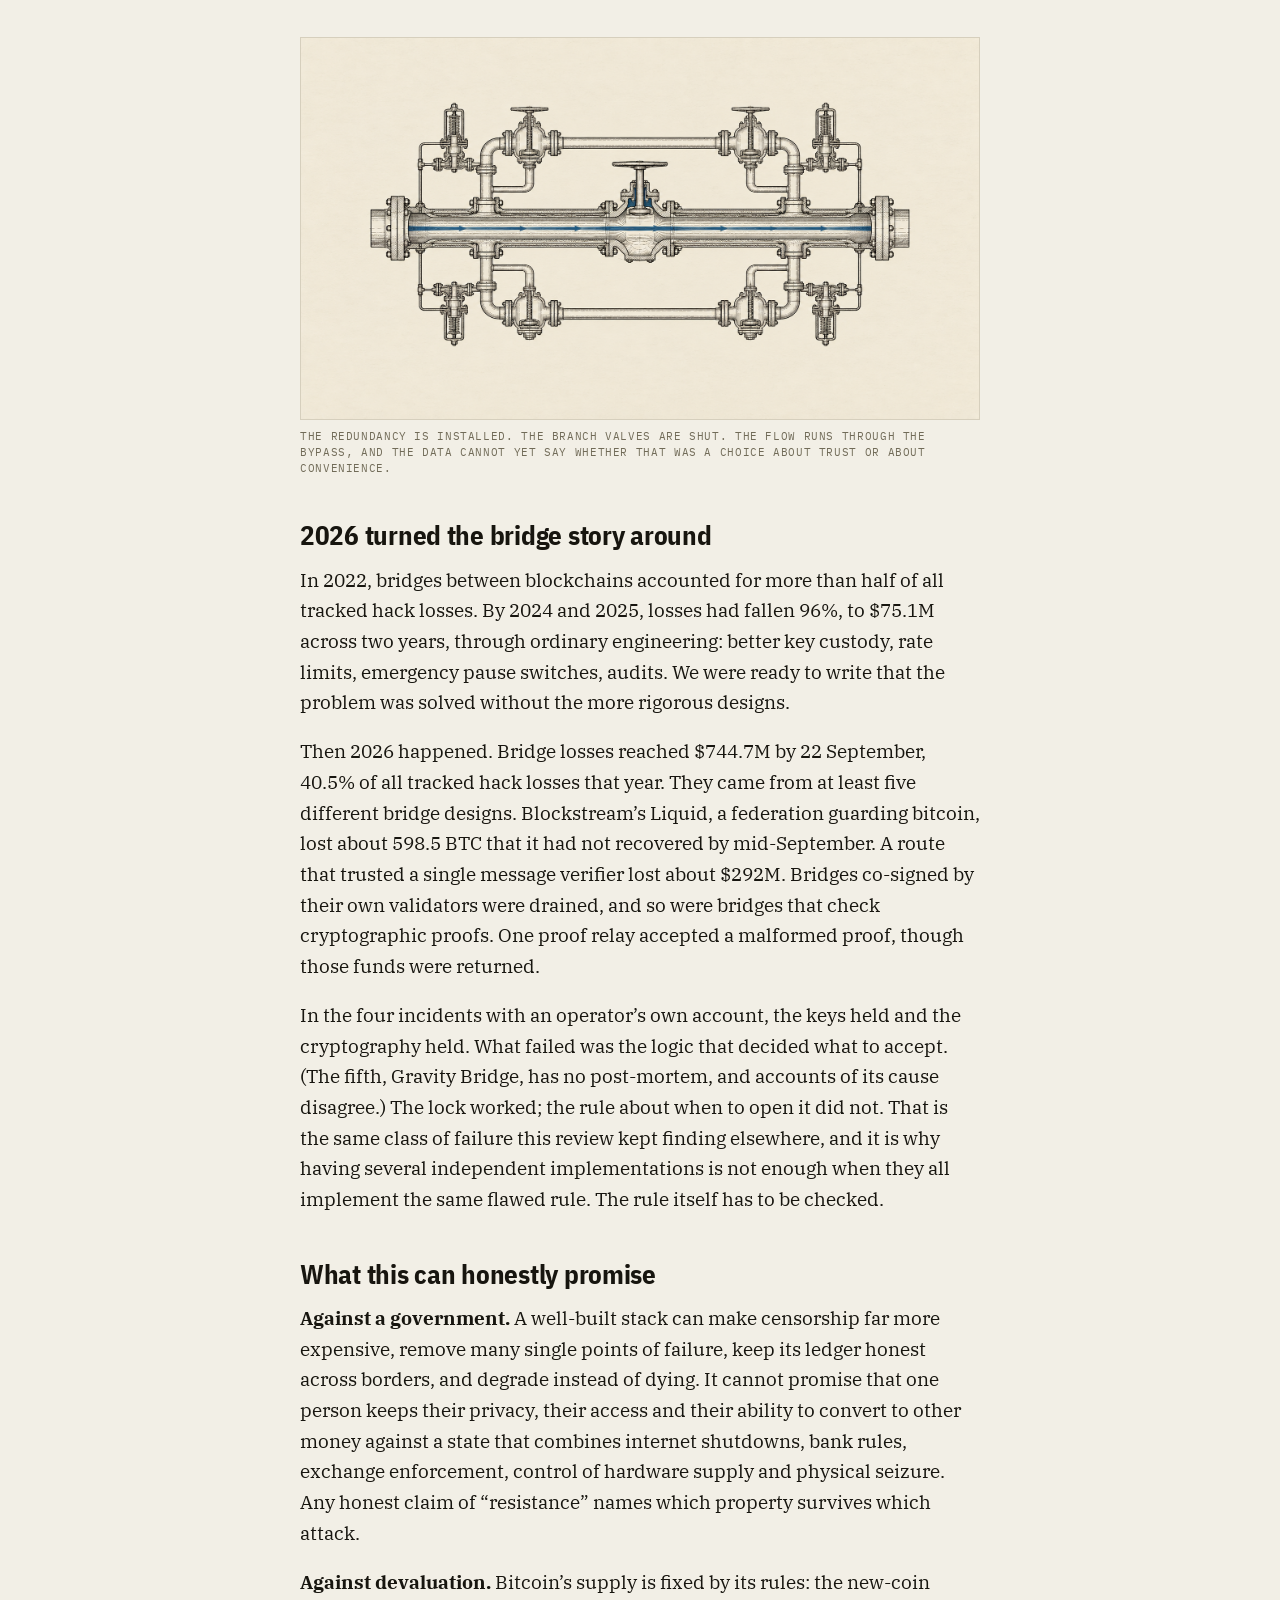
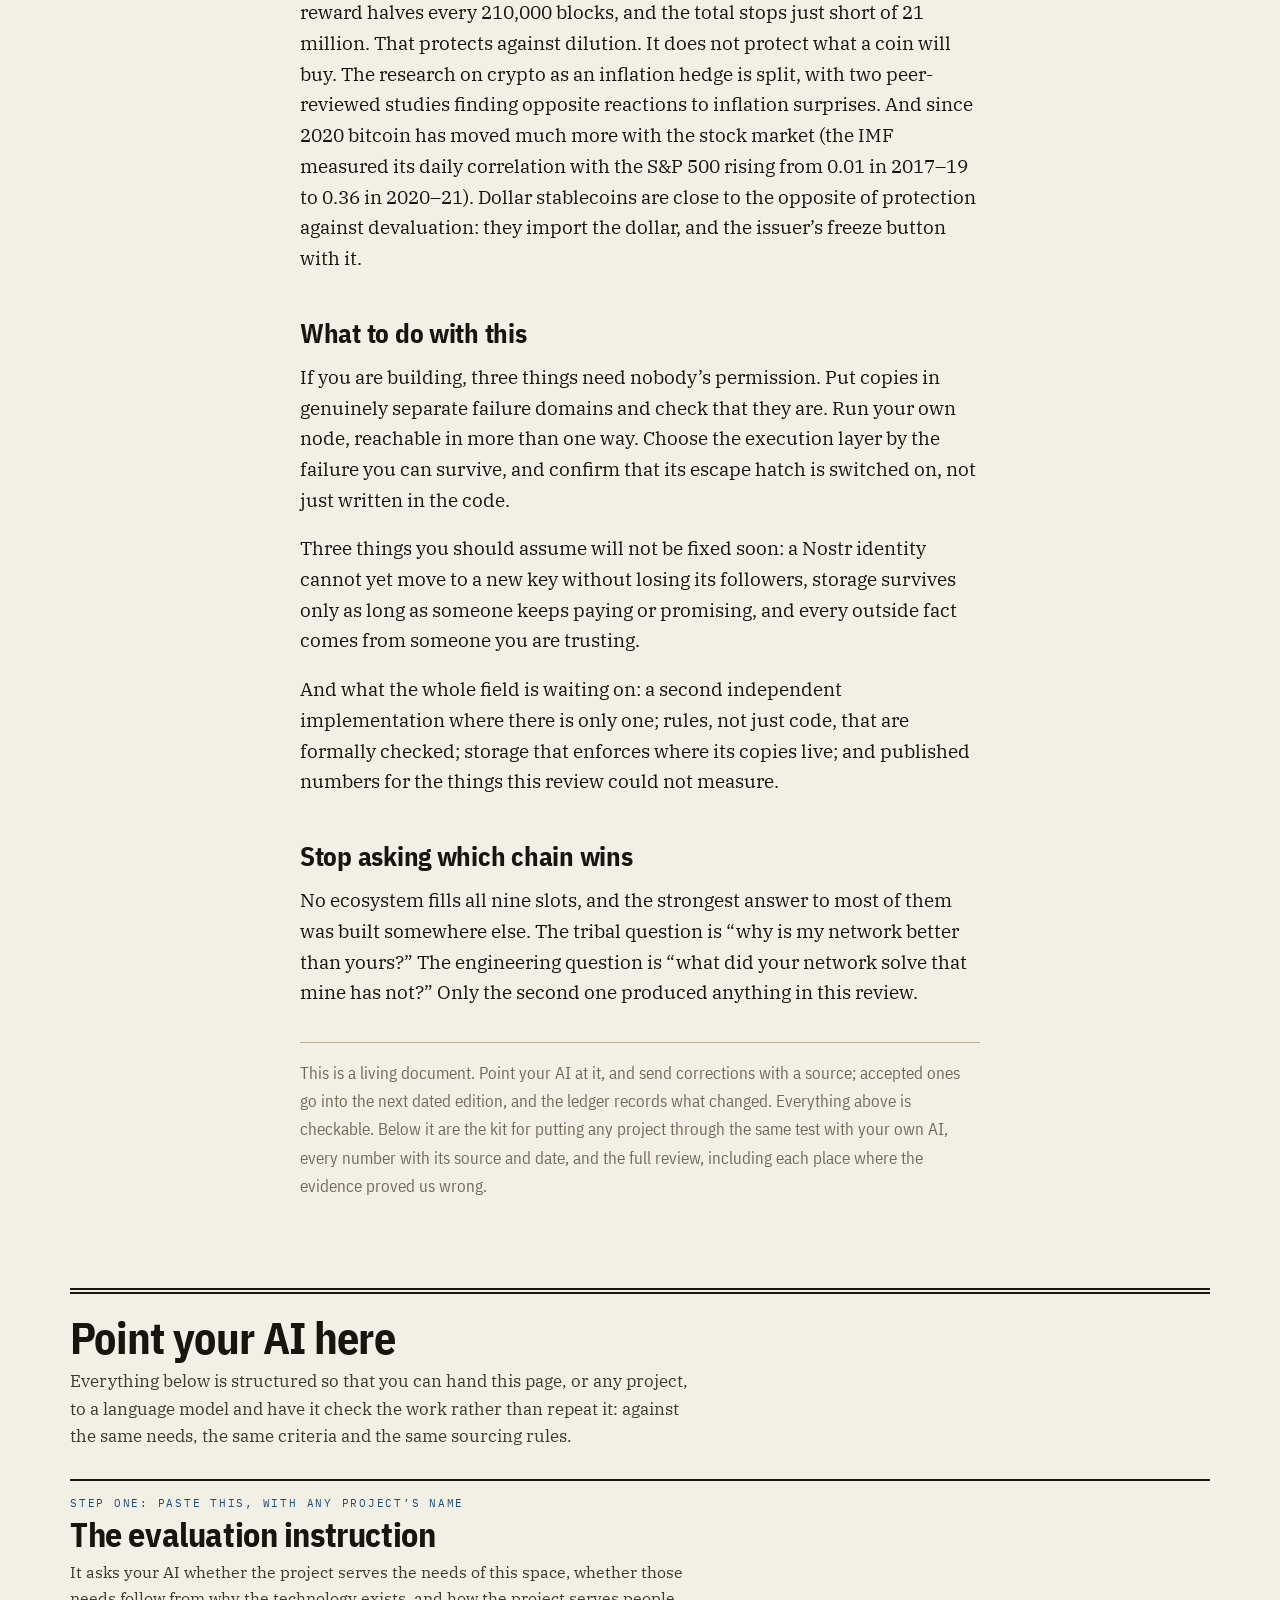
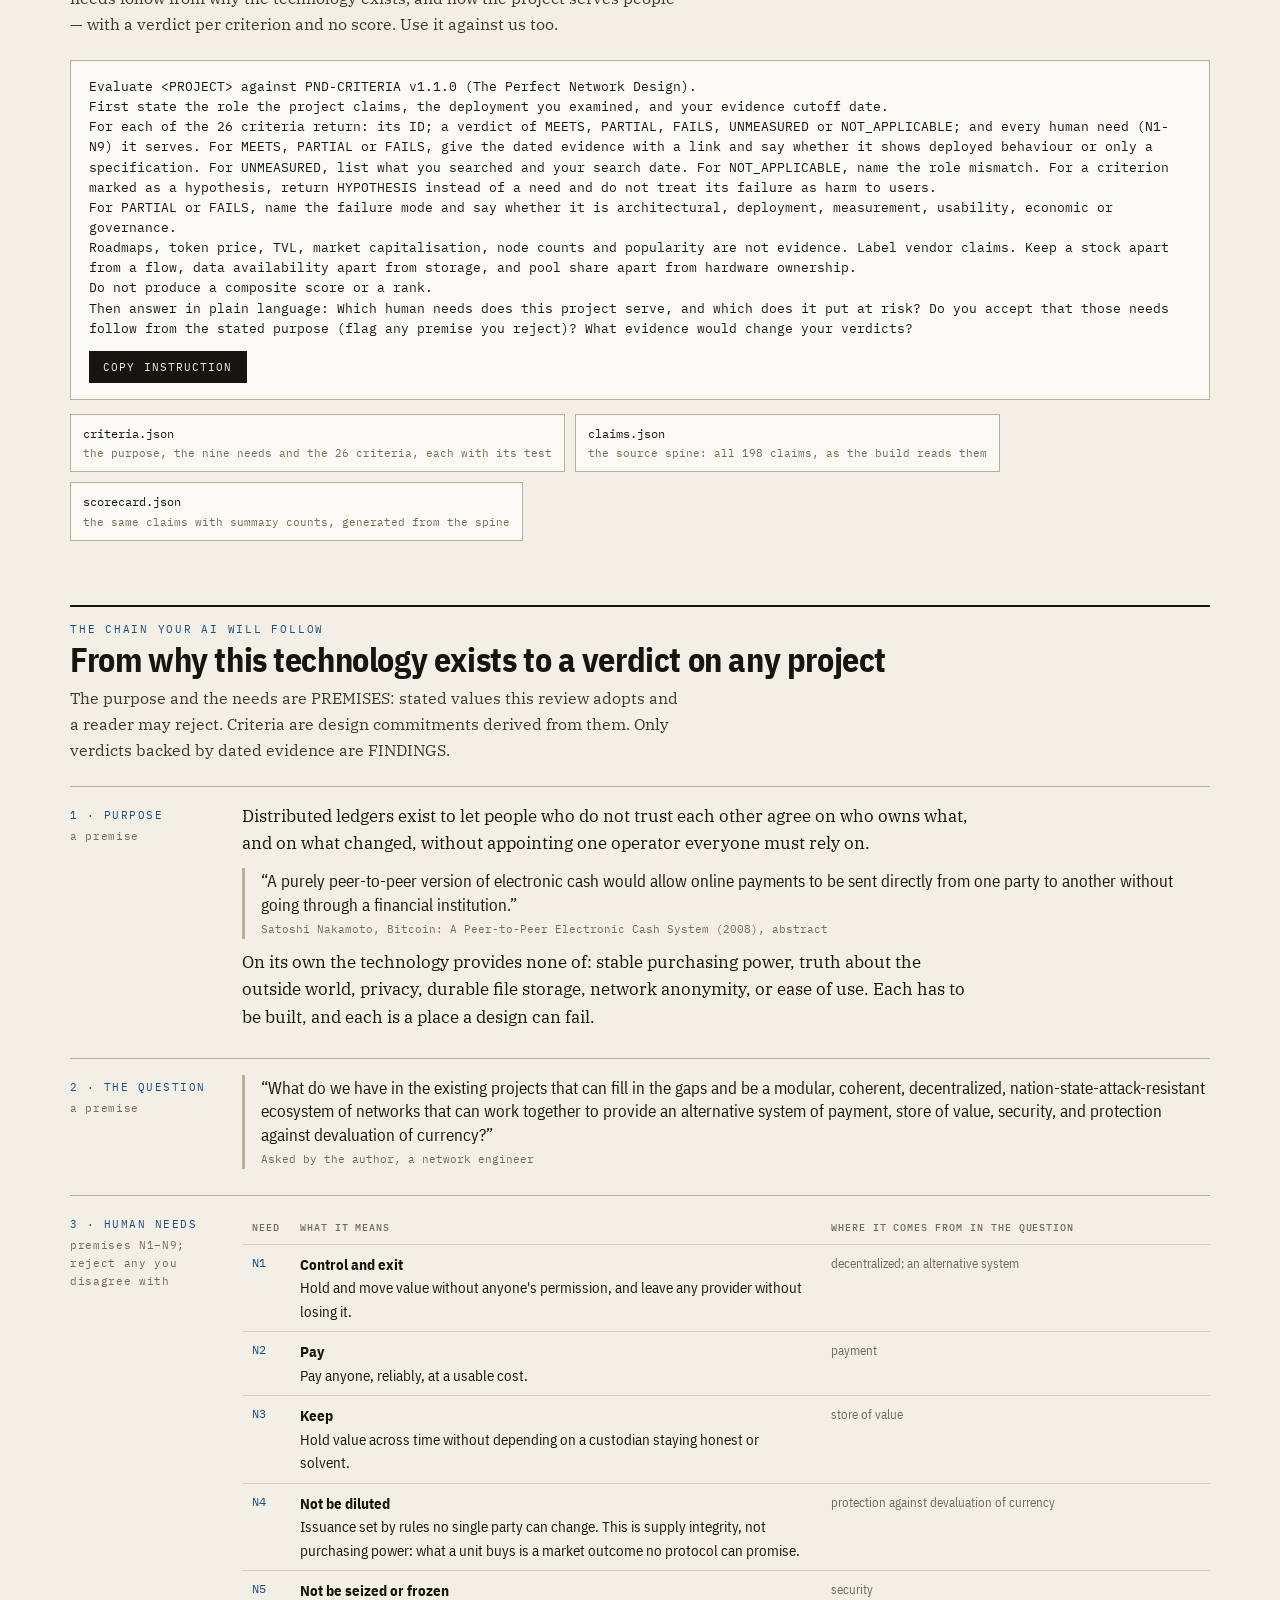
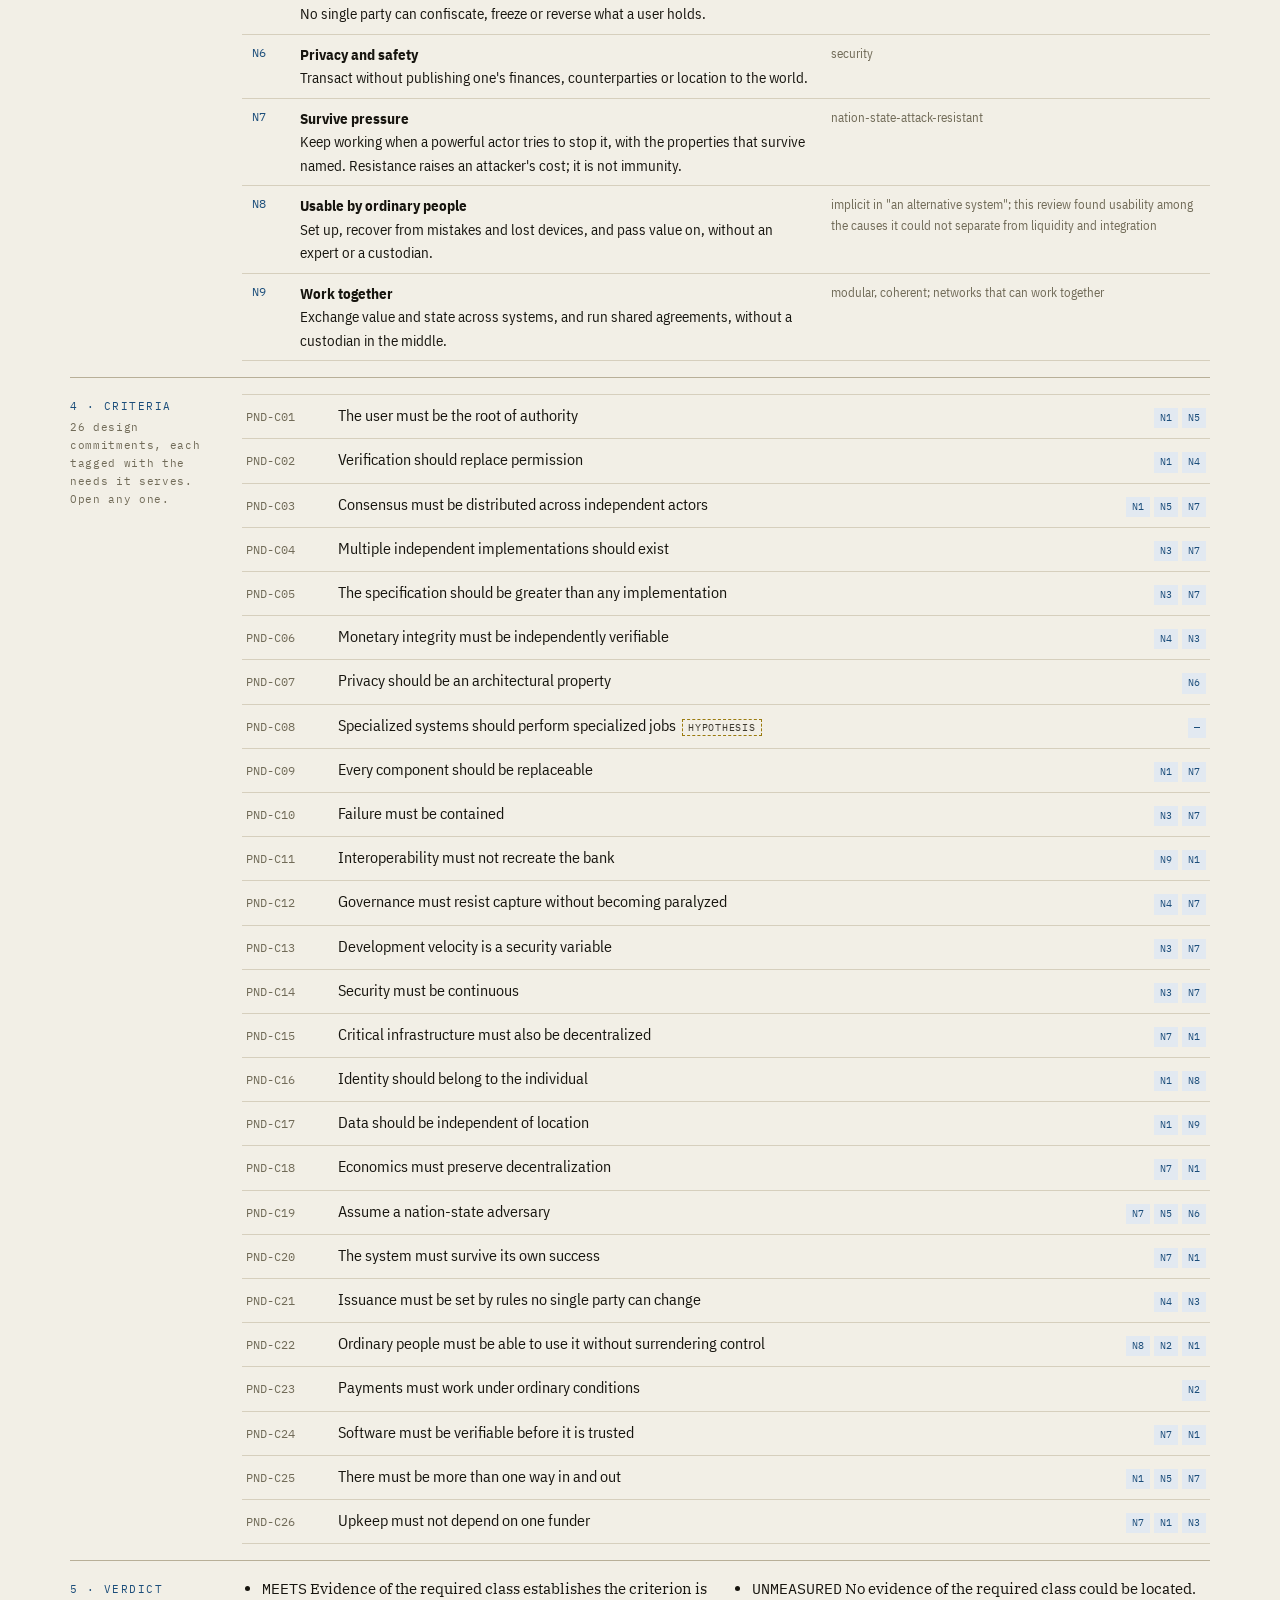
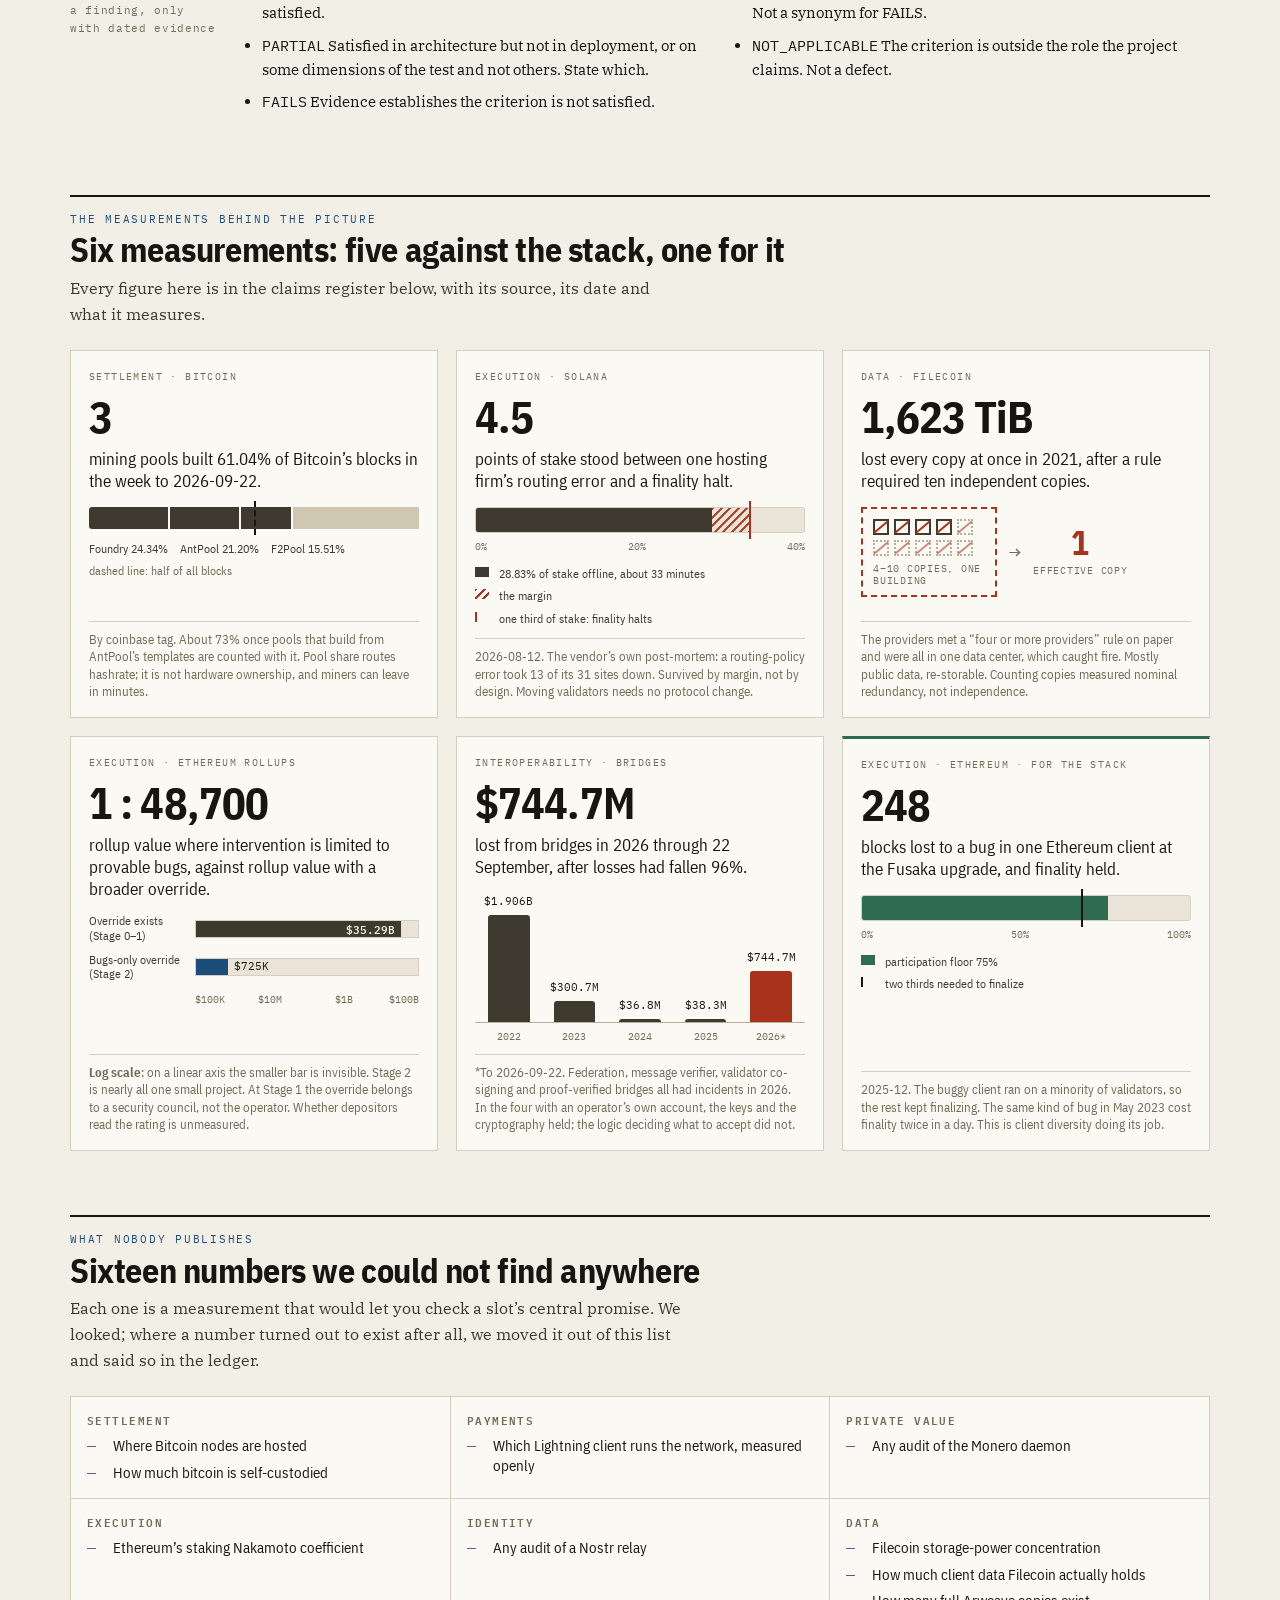
<file: research/perfect-network-design/index.html>
<!doctype html>
<html lang="en">
<head>
<meta charset="utf-8">
<meta name="viewport" content="width=device-width, initial-scale=1, viewport-fit=cover">
<title>The Perfect Network Design</title>
<meta name="description" content="Nine jobs a decentralized money system has to do, what fills each today, where each breaks, and a kit to check any project with your own AI.">
<link rel="preconnect" href="https://fonts.googleapis.com">
<link rel="preconnect" href="https://fonts.gstatic.com" crossorigin>
<link rel="stylesheet" href="https://fonts.googleapis.com/css2?family=IBM+Plex+Mono:wght@400;500;600&family=IBM+Plex+Sans+Condensed:wght@400;600;700&family=IBM+Plex+Serif:ital,wght@0,400;0,600;1,400&display=swap">
<style>
/* ======================================================================
   The Perfect Network Design — page styles
   Identity: drawing stock, IBM Plex, one navy accent, mechanism plates.
   Status families validated with the dataviz palette validator
   (light #A8321C/#9A7A0E/#63579A · dark #DB5C78/#A98A22/#9180CE): all checks pass.
   ====================================================================== */
:root{
  --ground:#F2EFE6; --panel:#FBF9F3; --sunk:#E9E4D7;
  --ink:#17150F; --ink-2:#3E3A30; --muted:#716B58;
  --rule:#D6CFBD; --rule-2:#B8AF98;
  --accent:#1B4D7A; --accent-soft:#E2E9F1;
  --fail:#A8321C; --part:#9A7A0E; --unk:#63579A;
  --fail-soft:#F4E2DC; --part-soft:#F2EBD4; --unk-soft:#E8E5F1;
  --bar-strong:#3E3A30; --bar-weak:#CFC7B2;
  --shadow:0 1px 2px rgba(23,21,15,.06), 0 6px 18px -12px rgba(23,21,15,.18);
  --on-fail:#FFFFFF; --on-accent:#FFFFFF; --ok:#2F6B4F;
  color-scheme:light;
}
@media (prefers-color-scheme:dark){
  :root:not([data-theme="light"]){
    --ground:#13110D; --panel:#1B1813; --sunk:#16140F;
    --ink:#EEE8DA; --ink-2:#C8C0AC; --muted:#928B76;
    --rule:#2F2A21; --rule-2:#453E30;
    --accent:#86B6E2; --accent-soft:#18283A;
    --fail:#DB5C78; --part:#A98A22; --unk:#9180CE;
    --fail-soft:#34191E; --part-soft:#2E2812; --unk-soft:#231F33;
    --bar-strong:#C8C0AC; --bar-weak:#3A342A;
    --shadow:0 1px 2px rgba(0,0,0,.4), 0 8px 22px -12px rgba(0,0,0,.6);
    --on-fail:#13110D; --on-accent:#13110D; --ok:#6FBF94;
    color-scheme:dark;
  }
}
:root[data-theme="dark"]{
  --ground:#13110D; --panel:#1B1813; --sunk:#16140F;
  --ink:#EEE8DA; --ink-2:#C8C0AC; --muted:#928B76;
  --rule:#2F2A21; --rule-2:#453E30;
  --accent:#86B6E2; --accent-soft:#18283A;
  --fail:#DB5C78; --part:#A98A22; --unk:#9180CE;
  --fail-soft:#34191E; --part-soft:#2E2812; --unk-soft:#231F33;
  --bar-strong:#C8C0AC; --bar-weak:#3A342A;
  --shadow:0 1px 2px rgba(0,0,0,.4), 0 8px 22px -12px rgba(0,0,0,.6);
  --on-fail:#13110D; --on-accent:#13110D; --ok:#6FBF94;
  color-scheme:dark;
}

*{box-sizing:border-box}
html{scroll-behavior:smooth}
@media (prefers-reduced-motion:reduce){ html{scroll-behavior:auto} *{transition:none!important} }
body{
  margin:0; background:var(--ground); color:var(--ink);
  font-family:"IBM Plex Serif",Georgia,"Times New Roman",serif; font-size:17px; line-height:1.62;
  -webkit-text-size-adjust:100%;
}
img{max-width:100%}
a{color:var(--accent); text-underline-offset:2px; text-decoration-thickness:1px}
:focus-visible{outline:2px solid var(--accent); outline-offset:3px; border-radius:2px}
.mono,code{font-family:"IBM Plex Mono",ui-monospace,Menlo,Consolas,monospace; font-variant-numeric:tabular-nums}
.sans{font-family:"IBM Plex Sans Condensed","Arial Narrow",-apple-system,"Segoe UI",sans-serif}
h1,h2,h3,h4,summary{font-family:"IBM Plex Sans Condensed","Arial Narrow",-apple-system,"Segoe UI",sans-serif; text-wrap:balance}
p{margin:0 0 16px}
.wrap{max-width:1180px; margin:0 auto; padding-inline:20px; padding-block:0 96px}
@media (max-width:520px){ .wrap{padding-inline:16px} body{font-size:16px} }

/* ---------- masthead ---------- */
.mast{padding-block:36px 26px; border-bottom:2px solid var(--ink)}
.mast-top{display:flex; flex-wrap:wrap; justify-content:space-between; gap:6px 20px;
  font-family:"IBM Plex Mono",monospace; font-size:10.5px; letter-spacing:.14em; text-transform:uppercase;
  color:var(--muted); border-bottom:1px solid var(--rule); padding-bottom:12px; margin-bottom:26px}
.mast h1{font-size:clamp(38px,7.4vw,76px); font-weight:700; line-height:.94; letter-spacing:-.022em; margin:0 0 18px}
.thesis{font-family:"IBM Plex Sans Condensed",sans-serif; font-size:clamp(19px,2.7vw,27px); line-height:1.28;
  color:var(--ink-2); margin:0 0 22px; max-width:34ch}
.thesis strong{color:var(--ink); font-weight:600}
.counts{display:flex; flex-wrap:wrap; gap:8px 22px; font-family:"IBM Plex Mono",monospace; font-size:11.5px;
  letter-spacing:.05em; color:var(--muted); text-transform:uppercase}
.counts b{color:var(--ink); font-weight:600}
.jump{display:flex; flex-wrap:wrap; gap:8px; margin-top:22px}
.jump a{font-family:"IBM Plex Mono",monospace; font-size:11px; letter-spacing:.1em; text-transform:uppercase;
  text-decoration:none; color:var(--ink); border:1px solid var(--rule-2); padding:7px 12px; background:var(--panel)}
.jump a:hover{border-color:var(--accent); color:var(--accent)}

/* ---------- section scaffolding ---------- */
.sect{margin-top:64px}
.sect-head{display:grid; grid-template-columns:auto 1fr; gap:4px 18px; align-items:baseline;
  border-top:2px solid var(--ink); padding-top:14px; margin-bottom:22px}
.sect-kicker{font-family:"IBM Plex Mono",monospace; font-size:11px; letter-spacing:.16em; text-transform:uppercase; color:var(--accent)}
.sect-head h2{font-size:clamp(24px,3.6vw,34px); font-weight:700; line-height:1.05; letter-spacing:-.012em; margin:0; grid-column:1 / -1}
.sect-head .sub{grid-column:1 / -1; color:var(--ink-2); font-size:16px; max-width:62ch; margin:4px 0 0}
.divider{margin-top:88px; padding:22px 0 0; border-top:6px double var(--ink)}
.divider h2{font-size:clamp(28px,4.6vw,44px); font-weight:700; letter-spacing:-.015em; line-height:1; margin:0 0 8px}
.divider p{color:var(--ink-2); max-width:62ch; margin:0}

/* ---------- status glyphs ---------- */
.st{display:inline-flex; align-items:center; gap:8px; font-family:"IBM Plex Mono",monospace; font-size:11.5px;
  font-weight:600; letter-spacing:.06em; text-transform:uppercase; color:var(--ink); white-space:nowrap}
.led{width:14px; height:14px; border-radius:50%; flex:none; position:relative; border:2px solid currentColor}
.st.none .led{color:var(--fail); background:var(--fail)}
.st.none .led::after{content:""; position:absolute; inset:0; background:
  linear-gradient(45deg,transparent 42%,var(--panel) 42% 58%,transparent 58%),
  linear-gradient(-45deg,transparent 42%,var(--panel) 42% 58%,transparent 58%)}
.st.theory .led{color:var(--part); background:transparent; border-style:dashed}
.st.partial .led{color:var(--part); background:linear-gradient(90deg,var(--part) 50%,transparent 50%)}
.st.nf .led{color:var(--unk); background:transparent; border-style:dotted}
.st.untested .led{color:var(--unk); background:transparent}
.st.untested .led::after{content:""; position:absolute; left:2px; right:2px; top:50%; height:2px; margin-top:-1px; background:var(--unk)}

/* ---------- the rack ---------- */
.rack{border:1px solid var(--rule-2); background:var(--panel); box-shadow:var(--shadow);
  position:relative; padding-inline:22px}
.rack::before,.rack::after{content:""; position:absolute; top:0; bottom:0; width:12px;
  background:radial-gradient(circle at 50% 50%,var(--rule-2) 1.6px,transparent 2.2px) 0 0 / 12px 22px repeat-y, var(--sunk)}
.rack::before{left:0; border-right:1px solid var(--rule)} .rack::after{right:0; border-left:1px solid var(--rule)}
.unit{display:grid; grid-template-columns:minmax(128px,1fr) minmax(0,1.5fr) minmax(0,2.1fr) minmax(210px,1.6fr);
  gap:10px 22px; align-items:center; padding:15px 18px; border-bottom:1px solid var(--rule)}
.unit:last-child{border-bottom:0}
.unit .ly{font-family:"IBM Plex Mono",monospace; font-size:12px; font-weight:600; letter-spacing:.1em; text-transform:uppercase}
.unit .oc{font-family:"IBM Plex Sans Condensed",sans-serif; font-size:16px; color:var(--ink)}
.unit .sp{font-size:14.5px; color:var(--ink-2); line-height:1.35}
.unit .fo{display:flex; flex-direction:column; gap:4px}
.unit .fo small{font-size:12.5px; color:var(--muted); line-height:1.3; font-family:"IBM Plex Sans Condensed",sans-serif}
.rack-head{display:grid; grid-template-columns:minmax(128px,1fr) minmax(0,1.5fr) minmax(0,2.1fr) minmax(210px,1.6fr);
  gap:22px; padding:10px 18px; border-bottom:1px solid var(--rule-2); font-family:"IBM Plex Mono",monospace;
  font-size:9.5px; letter-spacing:.14em; text-transform:uppercase; color:var(--muted)}
.legend{display:flex; flex-wrap:wrap; gap:10px 22px; margin-top:14px}
.legend .st{font-weight:500; font-size:10.5px; color:var(--ink-2); white-space:normal}
@media (max-width:860px){
  .rack-head{display:none}
  .unit{grid-template-columns:1fr auto; gap:6px 14px}
  .unit .oc{grid-column:1 / -1; order:2} .unit .sp{grid-column:1 / -1; order:3}
  .unit .fo{grid-column:1 / -1; order:4; flex-direction:row; flex-wrap:wrap; align-items:center; gap:4px 12px}
}

/* ---------- finding cards ---------- */
.finds{display:grid; gap:18px; grid-template-columns:repeat(3,minmax(0,1fr))}
@media (max-width:980px){ .finds{grid-template-columns:repeat(2,minmax(0,1fr))} }
@media (max-width:620px){ .finds{grid-template-columns:1fr} }
.card{background:var(--panel); border:1px solid var(--rule); padding:18px 18px 16px; display:flex; flex-direction:column; gap:10px}
.card .lay{font-family:"IBM Plex Mono",monospace; font-size:10px; letter-spacing:.14em; text-transform:uppercase; color:var(--muted)}
.card .big{font-family:"IBM Plex Sans Condensed",sans-serif; font-weight:700; font-size:44px; line-height:1;
  letter-spacing:-.02em; font-variant-numeric:tabular-nums; color:var(--ink)}
.card .what{font-family:"IBM Plex Sans Condensed",sans-serif; font-size:17px; line-height:1.28; color:var(--ink); margin:0}
.card .viz{margin-top:4px}
.card .cap{font-size:12.5px; line-height:1.4; color:var(--muted); margin:auto 0 0; font-family:"IBM Plex Sans Condensed",sans-serif;
  border-top:1px solid var(--rule); padding-top:9px}
.tick{font-family:"IBM Plex Mono",monospace; font-size:9.5px; color:var(--muted); font-variant-numeric:tabular-nums}

/* hbar: Bitcoin block share */
.hbar{display:flex; gap:2px; height:22px; position:relative}
.hbar span{display:block; height:100%; border-radius:0; min-width:2px}
.hbar span:first-child{border-radius:3px 0 0 3px} .hbar span:last-child{border-radius:0 3px 3px 0}
.hbar .s{background:var(--bar-strong)} .hbar .w{background:var(--bar-weak)}
.midline{position:absolute; top:-6px; bottom:-6px; left:50%; width:0; border-left:2px dashed var(--ink)}
.hlabels{display:flex; flex-wrap:wrap; gap:3px 12px; margin-top:10px; font-size:12px; font-family:"IBM Plex Sans Condensed",sans-serif; color:var(--ink-2)}
.hlabels .note{color:var(--muted)}

/* threshold: Solana */
.thr{position:relative; height:26px; background:var(--sunk); border:1px solid var(--rule); border-radius:3px}
.thr .fill{position:absolute; left:0; top:0; bottom:0; background:var(--bar-strong); border-radius:2px 0 0 2px}
.thr .gap{position:absolute; top:0; bottom:0; background:repeating-linear-gradient(135deg,var(--fail) 0 2px,transparent 2px 6px); opacity:.9}
.thr .line{position:absolute; top:-7px; bottom:-7px; width:0; border-left:2px solid var(--fail)}
.thr-axis{display:flex; justify-content:space-between; margin-top:6px}
.thr-keys{display:grid; grid-template-columns:auto 1fr; gap:3px 10px; margin-top:10px; font-size:12px; font-family:"IBM Plex Sans Condensed",sans-serif; color:var(--ink-2)}
.key{width:14px; height:10px; display:inline-block; margin-top:3px}
.key.k-fill{background:var(--bar-strong)} .key.k-gap{background:repeating-linear-gradient(135deg,var(--fail) 0 2px,transparent 2px 6px)}
.key.k-line{border-left:2px solid var(--fail); width:2px}

/* logbar: L2 value */
.lb{display:flex; flex-direction:column; gap:10px}
.lb-row{display:grid; grid-template-columns:96px 1fr; gap:10px; align-items:center}
.lb-row .l{font-size:12px; line-height:1.2; font-family:"IBM Plex Sans Condensed",sans-serif; color:var(--ink-2)}
.lb-track{position:relative; height:18px; background:var(--sunk); border:1px solid var(--rule)}
.lb-track .f{position:absolute; left:0; top:0; bottom:0}
.lb-track .f.a{background:var(--bar-strong)} .lb-track .f.b{background:var(--accent)}
.lb-track .v{position:absolute; top:50%; transform:translateY(-50%); font-family:"IBM Plex Mono",monospace; font-size:11px; padding-left:6px; color:var(--ink); white-space:nowrap}
.lb-track .v.in{transform:translate(-100%,-50%); padding:0 6px 0 0; color:var(--ground); font-weight:600}
.lb-axis{position:relative; height:14px; margin-left:106px}
.lb-axis .tick{position:absolute; transform:translateX(-50%); top:0}
.lb-axis .tick:first-child{transform:none} .lb-axis .tick:last-child{transform:translateX(-100%)}

/* column bars: bridge losses */
.cols{display:grid; grid-template-columns:repeat(4,1fr); gap:10px; align-items:end; height:130px; border-bottom:1px solid var(--rule-2); padding-inline:4px}
.col-b{display:flex; flex-direction:column; justify-content:flex-end; align-items:center; height:100%; gap:5px}
.col-b .bar{width:70%; max-width:46px; background:var(--bar-strong); border-radius:3px 3px 0 0; min-height:3px}
.col-b .val{font-family:"IBM Plex Mono",monospace; font-size:10.5px; color:var(--ink)}
.cols-x{display:grid; grid-template-columns:repeat(4,1fr); gap:10px; padding-inline:4px; margin-top:6px; text-align:center}

/* replicas: Filecoin */
.reps{display:flex; align-items:center; gap:12px; flex-wrap:nowrap}
.domain{border:2px dashed var(--fail); padding:10px 10px 8px; display:flex; flex-direction:column; gap:7px}
.domain .boxes{display:grid; grid-template-columns:repeat(5,16px); gap:5px}
.domain .boxes i{width:16px; height:16px; display:block; border:2px solid var(--bar-strong); position:relative}
.domain .boxes i.opt{border-style:dotted; border-color:var(--rule-2)}
.domain .boxes i::after{content:""; position:absolute; left:-3px; right:-3px; top:50%; height:2px; margin-top:-1px; background:var(--fail); transform:rotate(-40deg)}
.domain .boxes i.opt::after{opacity:.55}
.domain small{max-width:112px; line-height:1.3}
.domain small,.eff small{font-family:"IBM Plex Mono",monospace; font-size:9.5px; letter-spacing:.08em; text-transform:uppercase; color:var(--muted)}
.eff{display:flex; flex-direction:column; align-items:center; gap:4px}
.eff b{font-family:"IBM Plex Sans Condensed",sans-serif; font-size:34px; line-height:1; color:var(--fail)}
.arrow{font-family:"IBM Plex Mono",monospace; font-size:20px; color:var(--muted)}

/* ---------- gaps grid ---------- */
.gaps{display:grid; gap:1px; background:var(--rule); border:1px solid var(--rule); grid-template-columns:repeat(3,minmax(0,1fr))}
@media (max-width:900px){ .gaps{grid-template-columns:repeat(2,minmax(0,1fr))} }
@media (max-width:560px){ .gaps{grid-template-columns:1fr} }
.gcell{background:var(--panel); padding:14px 16px 16px}
.gcell h3{font-family:"IBM Plex Mono",monospace; font-size:10.5px; letter-spacing:.14em; text-transform:uppercase; color:var(--muted); margin:0 0 8px; font-weight:600}
.gcell ul{list-style:none; margin:0; padding:0; display:flex; flex-direction:column; gap:7px}
.gcell li{display:grid; grid-template-columns:18px 1fr; gap:8px; font-family:"IBM Plex Sans Condensed",sans-serif; font-size:15px; line-height:1.3}
.gcell li::before{content:"\2014"; font-family:"IBM Plex Mono",monospace; color:var(--unk); font-weight:600}
.gcell.out{background:var(--unk-soft)}

/* ---------- build sequence ---------- */
.seq{display:grid; gap:18px; grid-template-columns:repeat(3,minmax(0,1fr))}
@media (max-width:860px){ .seq{grid-template-columns:1fr} }
.seq section{border-top:3px solid var(--ink); padding-top:12px}
.seq h3{font-size:20px; margin:0 0 4px; font-weight:700}
.seq .hint{font-size:13.5px; color:var(--muted); margin:0 0 12px; font-family:"IBM Plex Sans Condensed",sans-serif}
.seq ol{margin:0; padding:0; list-style:none; display:flex; flex-direction:column; gap:10px}
.seq li{font-family:"IBM Plex Sans Condensed",sans-serif; font-size:15.5px; line-height:1.32; padding-left:14px; border-left:2px solid var(--rule-2)}
.seq li small{display:block; color:var(--muted); font-size:13px; margin-top:2px}

/* ---------- corrections ledger ---------- */
.ledger{border:1px solid var(--rule); background:var(--panel)}
.lrow{display:grid; grid-template-columns:minmax(150px,1fr) minmax(0,1.4fr) 24px minmax(0,1.6fr); gap:6px 16px;
  padding:12px 16px; border-bottom:1px solid var(--rule); align-items:baseline}
.lrow:last-child{border-bottom:0}
.lrow .what{font-family:"IBM Plex Mono",monospace; font-size:11px; letter-spacing:.08em; text-transform:uppercase; color:var(--muted)}
.lrow .was{font-family:"IBM Plex Sans Condensed",sans-serif; font-size:15px; color:var(--muted); text-decoration:line-through; text-decoration-color:var(--fail)}
.lrow .to{font-family:"IBM Plex Mono",monospace; color:var(--muted); text-align:center}
.lrow .now{font-family:"IBM Plex Sans Condensed",sans-serif; font-size:15.5px; color:var(--ink)}
@media (max-width:720px){
  .lrow{grid-template-columns:1fr} .lrow .to{display:none}
  .lrow .now::before{content:"now: "; font-family:"IBM Plex Mono",monospace; font-size:10.5px; color:var(--muted); text-transform:uppercase; letter-spacing:.08em}
}

/* ---------- plates ---------- */
.plate{margin:30px 0 0}
.plate img{display:block; width:100%; height:auto; border:1px solid var(--rule)}
.plate figcaption{font-family:"IBM Plex Mono",monospace; font-size:10.5px; letter-spacing:.06em; text-transform:uppercase;
  color:var(--muted); margin-top:9px; line-height:1.5; max-width:90ch}

/* ---------- verdict block ---------- */
.verdict{margin-top:30px; display:grid; gap:24px; grid-template-columns:minmax(0,1fr) minmax(0,1fr); align-items:start}
@media (max-width:860px){ .verdict{grid-template-columns:1fr} }
.verdict blockquote{margin:0; padding:4px 0 4px 22px; border-left:4px solid var(--accent);
  font-family:"IBM Plex Sans Condensed",sans-serif; font-size:clamp(20px,2.6vw,26px); line-height:1.3; color:var(--ink)}
.verdict blockquote p{margin:0 0 12px} .verdict blockquote p:last-child{margin:0}
.verdict .plate{margin:0}

/* ---------- full review (collapsible) ---------- */
.review{margin-top:28px; display:flex; flex-direction:column; gap:10px}
details.part-d{background:var(--panel); border:1px solid var(--rule)}
details.part-d > summary{list-style:none; cursor:pointer; display:grid; grid-template-columns:92px 1fr 22px; gap:4px 16px;
  align-items:baseline; padding:16px 18px}
details.part-d > summary::-webkit-details-marker{display:none}
details.part-d > summary .pl{font-family:"IBM Plex Mono",monospace; font-size:11px; letter-spacing:.14em; text-transform:uppercase; color:var(--accent)}
details.part-d > summary .pt{font-size:21px; font-weight:700; line-height:1.15}
details.part-d > summary .pg{grid-column:2 / 3; font-family:"IBM Plex Serif",Georgia,serif; font-size:14.5px; color:var(--ink-2); font-weight:400}
details.part-d > summary .px{grid-row:1; grid-column:3; font-family:"IBM Plex Mono",monospace; font-size:18px; color:var(--muted); text-align:right}
details.part-d > summary .px::before{content:"+"} details.part-d[open] > summary .px::before{content:"\2212"}
details.part-d > summary:hover .pt{color:var(--accent)}
@media (max-width:560px){ details.part-d > summary{grid-template-columns:1fr 22px} details.part-d > summary .pl{grid-column:1} details.part-d > summary .pt,details.part-d > summary .pg{grid-column:1} details.part-d > summary .px{grid-row:1; grid-column:2} }
.part-body{padding:4px 18px 26px; border-top:1px solid var(--rule); max-width:760px}
.part-body > *:first-child{margin-top:18px}
.part-body h3{font-size:20px; margin:30px 0 10px; font-weight:600}
.part-body h4{font-family:"IBM Plex Mono",monospace; font-size:11px; letter-spacing:.12em; text-transform:uppercase; color:var(--muted); font-weight:500; margin:26px 0 8px}
.part-body ul,.part-body ol{margin:0 0 16px; padding-left:22px} .part-body li{margin-bottom:6px}
.part-body blockquote{margin:22px 0; padding:2px 0 2px 18px; border-left:3px solid var(--accent); font-family:"IBM Plex Sans Condensed",sans-serif; font-size:18.5px; line-height:1.4}
.part-body blockquote p{margin:0 0 8px} .part-body blockquote p:last-child{margin:0}
.part-body code{background:var(--sunk); border:1px solid var(--rule); padding:1px 5px; border-radius:3px; font-size:.86em}
.part-body .lede{font-family:"IBM Plex Sans Condensed",sans-serif; font-size:19px; line-height:1.4; color:var(--ink-2)}
.scroll-x{overflow-x:auto; margin:22px 0; -webkit-overflow-scrolling:touch}
.part-body table{border-collapse:collapse; width:100%; min-width:560px; font-size:14px; font-family:"IBM Plex Sans Condensed",sans-serif; font-variant-numeric:tabular-nums; background:var(--panel)}
.part-body th,.part-body td{text-align:left; padding:9px 11px; border-bottom:1px solid var(--rule); vertical-align:top}
.part-body thead th{font-family:"IBM Plex Mono",monospace; font-size:9.5px; letter-spacing:.1em; text-transform:uppercase; color:var(--muted); font-weight:500; border-bottom:1px solid var(--rule-2); white-space:nowrap}
.part-body tbody th{font-weight:600; white-space:nowrap}
.spof-table td.status{border-left:3px solid var(--rule-2); min-width:180px}
.spof-table .state{font-family:"IBM Plex Mono",monospace; font-size:12px; font-weight:600; letter-spacing:.06em; display:block}
.spof-table .ev{display:block; font-size:12px; color:var(--muted); line-height:1.35; margin-top:3px}
.spof-table td.status{border-left-color:var(--part)} .spof-table td.st-none{border-left-color:var(--fail)}
.spof-table td.st-nf,.spof-table td.st-ok{border-left-color:var(--unk)} .spof-table td.st-theory{border-left-color:var(--part); border-left-style:dashed}
.measures{font-size:11.5px; color:var(--muted); line-height:1.35; margin-top:4px; font-family:"IBM Plex Mono",monospace}
.fig{margin:26px 0; padding:16px 18px 18px; background:var(--ground); border:1px solid var(--rule)}
.fig-cap{font-family:"IBM Plex Sans Condensed",sans-serif; font-size:14px; line-height:1.35; color:var(--ink-2); margin-bottom:14px}
.fig-kicker{display:block; font-family:"IBM Plex Mono",monospace; font-size:9.5px; letter-spacing:.13em; text-transform:uppercase; color:var(--accent); margin-bottom:4px}
.fig-foot{font-family:"IBM Plex Sans Condensed",sans-serif; font-size:12.5px; color:var(--muted); margin-top:12px; line-height:1.4}
.bars{display:flex; flex-direction:column; gap:8px}
.bar-row{display:grid; grid-template-columns:minmax(110px,1.4fr) 3fr minmax(60px,auto); gap:11px; align-items:center}
.bar-label{font-family:"IBM Plex Sans Condensed",sans-serif; font-size:12.5px; color:var(--ink-2); line-height:1.2}
.bar-track{background:var(--sunk); height:15px; border:1px solid var(--rule); position:relative}
.bar-fill{height:100%; background:var(--bar-weak)} .bar-fill.hi{background:var(--accent)} .bar-fill.bad{background:var(--bar-strong)}
.bar-val{font-family:"IBM Plex Mono",monospace; font-size:11.5px; text-align:right}
.correction{border:1px solid var(--fail); background:var(--fail-soft); padding:14px 16px; margin:22px 0}
.correction .h{font-family:"IBM Plex Mono",monospace; font-size:10px; letter-spacing:.13em; text-transform:uppercase; color:var(--fail); margin-bottom:8px; font-weight:600}
.correction p:last-child{margin:0}
.gap-list{list-style:none; padding:0!important; margin:18px 0; counter-reset:g}
.gap-list li{counter-increment:g; border-bottom:1px solid var(--rule); padding:10px 0 10px 34px!important; position:relative; margin:0!important}
.gap-list li::before{content:counter(g,decimal-leading-zero); position:absolute; left:0; top:11px; font-family:"IBM Plex Mono",monospace; font-size:11px; color:var(--unk)}
.gap-what{display:block; font-family:"IBM Plex Sans Condensed",sans-serif; font-size:15px; color:var(--ink); line-height:1.3}
.gap-why{display:block; font-size:12.5px; color:var(--muted); line-height:1.4; margin-top:3px}

/* ---------- machine layer ---------- */
.mach{margin-top:28px; display:flex; flex-direction:column; gap:26px}
.promptbox{background:var(--panel); border:1px solid var(--rule-2); padding:16px 18px}
.promptbox pre{white-space:pre-wrap; margin:0 0 12px; font-family:"IBM Plex Mono",monospace; font-size:13px; line-height:1.55; color:var(--ink)}
.btn{font-family:"IBM Plex Mono",monospace; font-size:11px; letter-spacing:.1em; text-transform:uppercase; cursor:pointer;
  background:var(--ink); color:var(--ground); border:0; padding:9px 14px}
.btn:hover{background:var(--accent)}
.btn-note{font-family:"IBM Plex Mono",monospace; font-size:11px; color:var(--muted); margin-left:10px}
.files{display:flex; flex-wrap:wrap; gap:10px}
.files a{font-family:"IBM Plex Mono",monospace; font-size:12px; text-decoration:none; border:1px solid var(--rule-2); padding:9px 12px; background:var(--panel); color:var(--ink)}
.files a small{display:block; color:var(--muted); font-size:10.5px; margin-top:2px}
.files a:hover{border-color:var(--accent); color:var(--accent)}
.rules{columns:2 280px; column-gap:32px; margin:0; padding-left:20px; font-size:15px}
.rules li{margin-bottom:8px; break-inside:avoid}
.ct-tools{display:flex; flex-wrap:wrap; gap:10px 16px; align-items:center; margin-bottom:10px}
.ct-tools label{font-family:"IBM Plex Mono",monospace; font-size:11px; letter-spacing:.1em; text-transform:uppercase; color:var(--muted)}
.ct-tools input{font-family:"IBM Plex Mono",monospace; font-size:13px; padding:8px 10px; border:1px solid var(--rule-2); background:var(--panel); color:var(--ink); min-width:0; width:min(340px,100%)}
.ct-tools select{font-family:"IBM Plex Mono",monospace; font-size:12px; padding:8px; border:1px solid var(--rule-2); background:var(--panel); color:var(--ink)}
.ct-count{font-family:"IBM Plex Mono",monospace; font-size:11px; color:var(--muted)}
.ctable-wrap{overflow-x:auto; border:1px solid var(--rule); background:var(--panel)}
table.ctable{border-collapse:collapse; width:100%; min-width:880px; font-size:13px; font-family:"IBM Plex Sans Condensed",sans-serif; font-variant-numeric:tabular-nums}
table.ctable th,table.ctable td{text-align:left; padding:9px 11px; border-bottom:1px solid var(--rule); vertical-align:top}
table.ctable thead th{position:sticky; top:0; background:var(--sunk); font-family:"IBM Plex Mono",monospace; font-size:9.5px; letter-spacing:.1em; text-transform:uppercase; color:var(--muted); font-weight:500; z-index:1}
table.ctable td.k{font-family:"IBM Plex Mono",monospace; font-size:11.5px; color:var(--ink-2); white-space:nowrap}
table.ctable td.v b{font-weight:600; color:var(--ink)}
table.ctable td.v .m{display:block; color:var(--muted); font-size:12px; margin-top:3px; line-height:1.35}
table.ctable details{margin-top:5px} table.ctable summary{cursor:pointer; font-family:"IBM Plex Mono",monospace; font-size:10.5px; color:var(--accent); letter-spacing:.06em}
table.ctable details p{margin:5px 0 0; font-size:12.5px; line-height:1.4; color:var(--ink-2)}
.pill{display:inline-block; font-family:"IBM Plex Mono",monospace; font-size:10px; letter-spacing:.06em; text-transform:uppercase; padding:2px 7px; border:1px solid; white-space:nowrap}
.pill.verified{color:var(--ink-2); border-color:var(--rule-2)}
.pill.not_found{color:var(--unk); border-color:var(--unk); background:var(--unk-soft)}
.pill.disputed{color:var(--part); border-color:var(--part); background:var(--part-soft)}
.pill.unverified{color:var(--fail); border-color:var(--fail)}
.endnote{margin-top:64px; padding-top:18px; border-top:2px solid var(--ink); font-family:"IBM Plex Sans Condensed",sans-serif; font-size:13.5px; color:var(--muted); line-height:1.5; max-width:78ch}
.endnote p{margin:0 0 8px}

.pill.withdrawn{color:var(--muted); border-color:var(--rule-2); text-decoration:line-through}

/* =====================================================================
   2026-09-23 layout: the picture, the thesis, the kit
   ===================================================================== */
.deck{font-family:"IBM Plex Sans Condensed",sans-serif; font-size:clamp(18px,2.4vw,24px); line-height:1.3; color:var(--ink-2); margin:0 0 20px; max-width:52ch}

/* ---------- the picture: a drawing sheet ---------- */
.model{margin-top:34px; border:2px solid var(--ink); background:var(--panel); padding:22px 22px 20px; box-shadow:var(--shadow)}
.model-top{display:grid; grid-template-columns:minmax(0,1fr) minmax(0,1.25fr); gap:14px 28px; align-items:end; padding-bottom:16px; border-bottom:1px solid var(--rule-2)}
.model-top h2{font-size:clamp(28px,4.4vw,44px); font-weight:700; line-height:1; letter-spacing:-.015em; margin:6px 0 0}
.model-note{margin:0; font-family:"IBM Plex Sans Condensed",sans-serif; font-size:14.5px; line-height:1.4; color:var(--ink-2); border-left:3px solid var(--accent); padding-left:12px}
.model-note b{color:var(--ink)}
.rail-k{display:block; font-family:"IBM Plex Mono",monospace; font-size:10.5px; letter-spacing:.14em; text-transform:uppercase; color:var(--muted); margin-bottom:9px}
.needs{padding:14px 0 16px; border-bottom:1px solid var(--rule-2)}
.needs ol{list-style:none; margin:0; padding:0; display:flex; flex-wrap:wrap; gap:6px}
.needs li{display:inline-flex; align-items:baseline; gap:7px; border:1px solid var(--rule-2); background:var(--ground); padding:5px 10px 5px 8px;
  font-family:"IBM Plex Sans Condensed",sans-serif; font-size:14.5px; line-height:1.2; color:var(--ink)}
.needs li i{font-style:normal; font-family:"IBM Plex Mono",monospace; font-size:10px; color:var(--accent); letter-spacing:.04em}

.field{display:flex; flex-direction:column}
.frow{display:grid; grid-template-columns:150px repeat(3,minmax(0,1fr)); gap:14px; padding:16px 0; border-bottom:1px solid var(--rule-2)}
.frow-h h3{font-size:19px; font-weight:700; text-transform:uppercase; letter-spacing:.03em; margin:2px 0 6px; line-height:1.05}
.frow-h p{margin:0; font-family:"IBM Plex Sans Condensed",sans-serif; font-size:13.5px; line-height:1.35; color:var(--muted)}
.slot{background:var(--ground); border:1px solid var(--rule-2); padding:14px 14px 12px; display:flex; flex-direction:column; gap:8px; min-width:0}
.slot .job{font-size:21px; font-weight:700; text-transform:uppercase; letter-spacing:.02em; margin:0; line-height:1}
.slot .plain{margin:0; font-family:"IBM Plex Sans Condensed",sans-serif; font-size:15px; line-height:1.3; color:var(--ink-2); padding-bottom:8px; border-bottom:1px solid var(--rule)}
.slot dl{margin:0 0 4px; display:grid; grid-template-columns:auto minmax(0,1fr); gap:5px 10px; align-items:baseline}
.slot dt{font-family:"IBM Plex Mono",monospace; font-size:9.5px; letter-spacing:.1em; text-transform:uppercase; color:var(--muted); white-space:nowrap}
.slot dd{margin:0; font-family:"IBM Plex Sans Condensed",sans-serif; font-size:14px; line-height:1.3; color:var(--ink)}
.slot dd.muted{color:var(--muted)}
.slot.empty{border:2px dashed var(--rule-2); background:transparent}
.slot .nobody{margin:0; font-family:"IBM Plex Sans Condensed",sans-serif; font-size:14px; line-height:1.35; color:var(--muted)}

/* status tabs: glyph + word + fill agree; colour marks only the family; words stay in ink */
.gl{width:16px; height:16px; flex:none; overflow:visible}
.tab{margin-top:auto; display:flex; align-items:center; justify-content:center; gap:8px; min-height:38px; padding:7px 10px; border-radius:3px;
  font-family:"IBM Plex Mono",monospace; font-size:12px; font-weight:600; letter-spacing:.12em; text-transform:uppercase; color:var(--ink); background:var(--panel)}
.tab .who{font-weight:500; letter-spacing:.06em; margin-right:2px}
.tab-split{margin-top:auto; display:grid; grid-template-columns:1fr 1fr; gap:6px}
.tab-split .tab{margin-top:0; font-size:11px; letter-spacing:.08em; padding:6px 6px; gap:2px 6px; flex-wrap:wrap}
.tab-split .tab .who{flex-basis:100%; text-align:center; margin:0; font-size:10px}
.s-none{background:var(--fail); border:2px solid var(--fail); color:var(--on-fail)}
.s-nf{border:2px dotted var(--unk)} .s-nf .gl{color:var(--unk)}
.s-theory{border:2px dashed var(--part)} .s-theory .gl{color:var(--part)}
.s-partial{border:2px solid var(--part); background:linear-gradient(90deg,var(--part-soft) 50%,var(--panel) 50%)} .s-partial .gl{color:var(--part)}
.s-untested{border:2px solid var(--unk)} .s-untested .gl{color:var(--unk)}
.s-open{border:1px solid var(--unk); background:var(--unk-soft)} .s-open .gl{color:var(--unk)}
.s-empty{border:1px solid var(--rule-2); background:transparent; color:var(--muted)}

/* the user path */
.path{padding:18px 0 16px; border-bottom:1px solid var(--rule-2); display:grid; grid-template-columns:minmax(0,1fr) 230px; gap:10px 16px; align-items:stretch}
.path-h{grid-column:1 / -1}
.path-h p{margin:0; font-family:"IBM Plex Sans Condensed",sans-serif; font-size:14.5px; color:var(--ink-2); max-width:70ch}
.hops{list-style:none; margin:0; padding:0; display:grid; grid-template-columns:repeat(6,minmax(0,1fr)); gap:6px}
.hops li{position:relative; background:var(--ground); border:1px solid var(--rule-2); padding:10px 10px 10px 12px; display:flex; flex-direction:column; gap:4px; min-width:0}
.hops li::after{content:"\2192"; position:absolute; right:-9px; top:10px; font-family:"IBM Plex Mono",monospace; font-size:13px; color:var(--muted); background:var(--panel); line-height:1; padding:1px 0; z-index:1}
.hops li:last-child::after{content:none}
.hops b{font-family:"IBM Plex Sans Condensed",sans-serif; font-size:16px; font-weight:700}
.hops .usu{font-family:"IBM Plex Sans Condensed",sans-serif; font-size:13px; line-height:1.25; color:var(--ink)}
.hops .ex{font-family:"IBM Plex Sans Condensed",sans-serif; font-size:12px; line-height:1.25; color:var(--muted); border-top:1px dotted var(--rule-2); padding-top:4px; margin-top:auto}
.path-out{background:var(--accent); color:var(--on-accent); padding:12px 14px; display:flex; flex-direction:column; gap:5px; justify-content:center}
.path-out b{font-family:"IBM Plex Sans Condensed",sans-serif; font-size:20px; line-height:1}
.path-out span{font-family:"IBM Plex Sans Condensed",sans-serif; font-size:14.5px; line-height:1.3}
.path-out small{font-family:"IBM Plex Mono",monospace; font-size:9.5px; letter-spacing:.08em; text-transform:uppercase}

/* legend */
.states{padding-top:16px}
.states ul{list-style:none; margin:0; padding:0; display:grid; grid-template-columns:repeat(auto-fill,minmax(250px,1fr)); gap:8px 16px}
.states li{display:grid; grid-template-columns:150px minmax(0,1fr); gap:10px; align-items:center; font-family:"IBM Plex Sans Condensed",sans-serif; font-size:13.5px; line-height:1.3; color:var(--ink-2)}
.states .tab{margin:0; min-height:30px; padding:4px 8px; font-size:10.5px; letter-spacing:.1em}
.states-note{margin:12px 0 0; font-family:"IBM Plex Sans Condensed",sans-serif; font-size:13px; color:var(--muted)}

@media (max-width:980px){
  .model-top{grid-template-columns:1fr}
  .frow{grid-template-columns:repeat(auto-fit,minmax(240px,1fr))}
  .frow-h{grid-column:1 / -1}
  .path{grid-template-columns:1fr}
  .hops{grid-template-columns:repeat(3,minmax(0,1fr)); row-gap:14px}
  .hops li:nth-child(3)::after{content:none}
}
@media (max-width:560px){
  .model{padding:16px 12px}
  .hops{grid-template-columns:repeat(2,minmax(0,1fr))}
  .hops li:nth-child(3)::after{content:"\2192"}
  .hops li:nth-child(2n)::after{content:none}
  .states li{grid-template-columns:128px minmax(0,1fr)}
  .slot .job{font-size:19px}
}

/* ---------- the thesis: an essay, not a dashboard ---------- */
.essay{margin-top:84px}
.essay-head{max-width:68ch; margin-inline:auto}
.essay-head h2{font-size:clamp(28px,4.2vw,42px); font-weight:700; line-height:1.02; letter-spacing:-.018em; margin:8px 0 0}
.essay-body{max-width:68ch; margin:26px auto 0}
.essay-body p{font-size:18.5px; line-height:1.66; margin:0 0 18px}
.essay-body h3{font-size:clamp(22px,2.8vw,27px); font-weight:700; line-height:1.12; margin:44px 0 14px; letter-spacing:-.01em}
.essay-body .lede{font-family:"IBM Plex Sans Condensed",sans-serif; font-size:clamp(20px,2.4vw,23px); line-height:1.38; color:var(--ink-2)}
.essay-body blockquote.ask{margin:6px 0 26px; padding:4px 0 4px 20px; border-left:4px solid var(--accent)}
.essay-body blockquote.ask p{font-family:"IBM Plex Sans Condensed",sans-serif; font-size:clamp(19px,2.3vw,22px); line-height:1.38; color:var(--ink); margin:0}
.essay-body .coda{font-family:"IBM Plex Sans Condensed",sans-serif; font-size:17px; color:var(--muted); border-top:1px solid var(--rule-2); padding-top:16px; margin-top:34px}
.essay-body .plate{margin:36px 0 10px}
@media (max-width:520px){ .essay-body p{font-size:17px} }

/* ---------- the kit ---------- */
.kit{margin-top:28px}
.kit > .sect:first-child{margin-top:0}
.chain-step{display:grid; grid-template-columns:150px minmax(0,1fr); gap:6px 22px; padding:16px 0; border-top:1px solid var(--rule-2)}
.chain-step > .k{font-family:"IBM Plex Mono",monospace; font-size:10.5px; letter-spacing:.14em; text-transform:uppercase; color:var(--accent); padding-top:4px}
.chain-step > .k small{display:block; color:var(--muted); letter-spacing:.06em; margin-top:4px; text-transform:none; font-size:11px}
.chain-step p{margin:0 0 10px; max-width:74ch}
.chain-step blockquote{margin:0 0 10px; padding:2px 0 2px 16px; border-left:3px solid var(--rule-2); font-family:"IBM Plex Sans Condensed",sans-serif; font-size:17px; line-height:1.4}
.chain-step cite{display:block; font-style:normal; font-family:"IBM Plex Mono",monospace; font-size:11px; color:var(--muted); margin-top:4px}
.needs-wrap{overflow-x:auto}
.needs-t{width:100%; border-collapse:collapse; font-family:"IBM Plex Sans Condensed",sans-serif; font-size:14.5px}
.needs-t td,.needs-t th{padding:8px 10px; border-bottom:1px solid var(--rule); text-align:left; vertical-align:top}
.needs-t th{font-family:"IBM Plex Mono",monospace; font-size:9.5px; letter-spacing:.1em; text-transform:uppercase; color:var(--muted); font-weight:500}
.needs-t td.id{font-family:"IBM Plex Mono",monospace; font-size:12px; color:var(--accent); white-space:nowrap}
.needs-t td.q{color:var(--muted); font-size:13px}
.crit{list-style:none; margin:0; padding:0; border-top:1px solid var(--rule)}
.crit > li{border-bottom:1px solid var(--rule)}
.crit details > summary{list-style:none; cursor:pointer; display:grid; grid-template-columns:78px minmax(0,1fr) auto; gap:4px 14px; padding:10px 4px; align-items:baseline}
.crit details > summary::-webkit-details-marker{display:none}
.crit details > summary:hover .ct{color:var(--accent)}
.crit .cid{font-family:"IBM Plex Mono",monospace; font-size:11.5px; color:var(--muted)}
.crit .ct{font-family:"IBM Plex Sans Condensed",sans-serif; font-size:16px; line-height:1.25; color:var(--ink)}
.crit .cs{display:flex; flex-wrap:wrap; gap:4px; justify-content:flex-end}
.crit .cs i{font-style:normal; font-family:"IBM Plex Mono",monospace; font-size:10px; color:var(--accent); border:1px solid var(--accent-soft); background:var(--accent-soft); padding:1px 5px}
.crit .hyp{font-family:"IBM Plex Mono",monospace; font-size:9.5px; letter-spacing:.08em; text-transform:uppercase; color:var(--ink-2); border:1px dashed var(--part); padding:1px 5px; margin-left:6px; white-space:nowrap}
.crit .cbody{padding:0 4px 14px 96px; display:grid; gap:8px; font-size:14.5px; line-height:1.45}
.crit .cbody b{font-family:"IBM Plex Mono",monospace; font-size:9.5px; letter-spacing:.1em; text-transform:uppercase; color:var(--muted); font-weight:500; display:block}
@media (max-width:640px){
  .chain-step{grid-template-columns:1fr}
  .crit details > summary{grid-template-columns:62px minmax(0,1fr)}
  .crit .cs{grid-column:2; justify-content:flex-start}
  .crit .cbody{padding-left:4px}
  .needs-t td.q{display:none}
}

/* evidence cards: five columns, and one card for the stack */
.cols.c5,.cols-x.c5{grid-template-columns:repeat(5,1fr); gap:6px}
.col-b .bar.now{background:var(--fail)}
.card.good{border-top:3px solid var(--ok)}
.thr .fill.ok{background:var(--ok)}
.thr .line.ok{border-left-color:var(--ink)}
.key.k-ok{background:var(--ok)} .key.k-line.ok{border-left-color:var(--ink)}

.part-body.wide{max-width:none; padding-top:12px}

</style>
<link rel="canonical" href="https://meatball-labs.com/research/perfect-network-design/">
<link rel="icon" href="/assets/favicon.svg" type="image/svg+xml">
<meta property="og:type" content="article">
<meta property="og:title" content="The Perfect Network Design">
<meta property="og:description" content="Nine jobs a decentralized money system has to do, what fills each today, where each breaks, and a kit to check any project with your own AI.">
<meta property="og:url" content="https://meatball-labs.com/research/perfect-network-design/">
<meta property="og:image" content="https://meatball-labs.com/research/perfect-network-design/img/choke-point.png">
<meta property="og:image:width" content="1672">
<meta property="og:image:height" content="941">
<meta property="og:image:alt" content="Technical drawing: many independent supply lines converging into one small coupling.">
<meta name="twitter:card" content="summary_large_image">
<meta name="twitter:title" content="The Perfect Network Design">
<meta name="twitter:description" content="Nine jobs a decentralized money system has to do, what fills each today, where each breaks, and a kit to check any project with your own AI.">
<meta name="twitter:image" content="https://meatball-labs.com/research/perfect-network-design/img/choke-point.png">
<style>
[hidden]{display:none!important}
.site-crumb{display:flex; gap:8px; align-items:center; padding-top:16px; font-family:"IBM Plex Mono",ui-monospace,monospace;
  font-size:11px; letter-spacing:.12em; text-transform:uppercase; color:var(--muted)}
.site-crumb a{color:var(--muted); text-decoration:none} .site-crumb a:hover{color:var(--accent)}
</style>
</head>
<body>
<svg width="0" height="0" style="position:absolute" aria-hidden="true" focusable="false">
<symbol id="g-none" viewBox="0 0 16 16"><path d="M3.5 3.5 12.5 12.5M12.5 3.5 3.5 12.5" stroke="currentColor" stroke-width="2.4" stroke-linecap="round" fill="none"/></symbol>
<symbol id="g-nf" viewBox="0 0 16 16"><circle cx="8" cy="8" r="6.6" fill="none" stroke="currentColor" stroke-width="1.6" stroke-dasharray="1.2 2"/><path d="M6.1 6.2a2 2 0 1 1 2.6 1.9c-.5.2-.7.5-.7 1v.6" fill="none" stroke="currentColor" stroke-width="1.6" stroke-linecap="round"/><circle cx="8" cy="11.6" r="1" fill="currentColor"/></symbol>
<symbol id="g-theory" viewBox="0 0 16 16"><path d="M8 2 14.4 13.6H1.6Z" fill="none" stroke="currentColor" stroke-width="1.7" stroke-dasharray="2.6 1.6" stroke-linejoin="round"/></symbol>
<symbol id="g-partial" viewBox="0 0 16 16"><circle cx="8" cy="8" r="6.2" fill="none" stroke="currentColor" stroke-width="1.7"/><path d="M8 1.8a6.2 6.2 0 0 0 0 12.4Z" fill="currentColor"/></symbol>
<symbol id="g-untested" viewBox="0 0 16 16"><path d="M8 1.6 14.4 8 8 14.4 1.6 8Z" fill="none" stroke="currentColor" stroke-width="1.8" stroke-linejoin="round"/></symbol>
<symbol id="g-open" viewBox="0 0 16 16"><circle cx="8" cy="8" r="6.2" fill="none" stroke="currentColor" stroke-width="1.7" stroke-dasharray="3 2.2"/></symbol>
<symbol id="g-empty" viewBox="0 0 16 16"><rect x="2.5" y="2.5" width="11" height="11" fill="none" stroke="currentColor" stroke-width="1.6"/></symbol>
</svg>
<div class="wrap">
<nav class="site-crumb" aria-label="Site"><a href="https://meatball-labs.com/">Meatball Labs</a><span aria-hidden="true">/</span><span>Research</span></nav>
<header class="mast">
  <div class="mast-top">
    <span>Design review &middot; Decentralized money infrastructure</span>
    <span>DR-2026-09 &middot; Evidence dated to 2026-09-23</span>
  </div>
  <h1>The Perfect Network Design</h1>
  <p class="deck">Nine jobs a decentralized money system has to do, what fills each one today, where each one breaks,
  and whether anything takes over when it does. Chain-agnostic, sourced line by line, and written so your AI can check
  it.</p>
  <div class="counts">
    <span><b>198</b> claims</span>
    <span><b>165</b> verified</span>
    <span><b>16</b> declared unknowns</span>
    <span><b>15</b> disputed, printed as disputed</span>
    <span><b>2</b> withdrawn, kept on the record</span>
  </div>
  <nav class="jump" aria-label="Sections">
    <a href="#model">The picture</a>
    <a href="#thesis">The thesis</a>
    <a href="#kit">Point your AI here</a>
    <a href="#review">Full review</a>
  </nav>
</header>

<section class="model" id="model" aria-labelledby="h-model">
  <div class="model-top">
    <div>
      <span class="sect-kicker">The reference model</span>
      <h2 id="h-model">Nine jobs, not a stack</h2>
    </div>
    <p class="model-note"><b>Read these as slots, not layers.</b> Unlike the OSI model, these jobs do not each serve
    the one above. One chain can do several (Ethereum settles and executes; Zcash settles its own coins), and every
    occupant named here is provisional: a candidate for the slot, not an endorsement, and not a system you can switch
    on today.</p>
  </div>

  <div class="needs" aria-labelledby="h-needs">
    <span class="rail-k" id="h-needs">What people need from it</span>
    <ol><li title="Hold and move value without anyone&#x27;s permission, and leave any provider without losing it."><i>N1</i>Control and exit</li><li title="Pay anyone, reliably, at a usable cost."><i>N2</i>Pay</li><li title="Hold value across time without depending on a custodian staying honest or solvent."><i>N3</i>Keep</li><li title="Issuance set by rules no single party can change. This is supply integrity, not purchasing power: what a unit buys is a market outcome no protocol can promise."><i>N4</i>Not be diluted</li><li title="No single party can confiscate, freeze or reverse what a user holds."><i>N5</i>Not be seized or frozen</li><li title="Transact without publishing one&#x27;s finances, counterparties or location to the world."><i>N6</i>Privacy and safety</li><li title="Keep working when a powerful actor tries to stop it, with the properties that survive named. Resistance raises an attacker&#x27;s cost; it is not immunity."><i>N7</i>Survive pressure</li><li title="Set up, recover from mistakes and lost devices, and pass value on, without an expert or a custodian."><i>N8</i>Usable by ordinary people</li><li title="Exchange value and state across systems, and run shared agreements, without a custodian in the middle."><i>N9</i>Work together</li></ol>
  </div>

  <div class="field">

    <div class="frow">
      <div class="frow-h"><h3>The money</h3><p>Settle ownership. Move value. Keep it private.</p></div>

      <article class="slot" aria-labelledby="j-settle">
        <h4 class="job" id="j-settle">Settlement</h4>
        <p class="plain">Final record of who owns what.</p>
        <dl>
          <dt>In the slot</dt><dd>Bitcoin</dd>
          <dt>Weak point</dt><dd>Three mining pools build about 60% of blocks.</dd>
          <dt>Backup</dt><dd>Miners building their own blocks: one attributable Stratum V2 block; OCEAN&rsquo;s share unpublished.</dd>
        </dl>
        <div class="tab s-theory"><svg class="gl" aria-hidden="true"><use href="#g-theory"/></svg>Theoretical</div>
      </article>

      <article class="slot" aria-labelledby="j-pay">
        <h4 class="job" id="j-pay">Payments</h4>
        <p class="plain">Pay fast and cheap.</p>
        <dl>
          <dt>In the slot</dt><dd>Lightning</dd>
          <dt>Weak point</dt><dd>One dominant client, not openly measured since 2020.</dd>
          <dt>Backup</dt><dd>Other clients exist. Nothing neutral shows they can take over.</dd>
        </dl>
        <div class="tab s-nf"><svg class="gl" aria-hidden="true"><use href="#g-nf"/></svg>Not found</div>
      </article>

      <article class="slot" aria-labelledby="j-priv">
        <h4 class="job" id="j-priv">Private value</h4>
        <p class="plain">Hide who paid whom, and how much, on the ledger.</p>
        <dl>
          <dt>In the slot</dt><dd>Zcash &middot; Monero</dd>
          <dt>Weak point</dt><dd>One production codebase per coin.</dd>
          <dt>Backup</dt><dd>Zcash&rsquo;s second node is a fork of the first. Monero&rsquo;s independent node is a preview.</dd>
        </dl>
        <div class="tab-split">
          <div class="tab s-none"><span class="who">Zcash</span><svg class="gl" aria-hidden="true"><use href="#g-none"/></svg>None</div>
          <div class="tab s-theory"><span class="who">Monero</span><svg class="gl" aria-hidden="true"><use href="#g-theory"/></svg>Theoretical</div>
        </div>
      </article>
    </div>

    <div class="frow">
      <div class="frow-h"><h3>What runs on it</h3><p>Run programs. Prove who you are. Keep records.</p></div>

      <article class="slot" aria-labelledby="j-exec">
        <h4 class="job" id="j-exec">Execution</h4>
        <p class="plain">Run programs on money.</p>
        <dl>
          <dt>In the slot</dt><dd>Ethereum + rollups &middot; Solana</dd>
          <dt>Weak point</dt><dd>Rollups: 18 of 22 keep an upgrade path with no exit window for users. Solana: one hosting firm served over a quarter of stake.</dd>
          <dt>Backup</dt><dd>On some rollups, users can force a transaction in through Ethereum, within about 12 hours.</dd>
        </dl>
        <div class="tab s-partial"><svg class="gl" aria-hidden="true"><use href="#g-partial"/></svg>Partial</div>
      </article>

      <article class="slot" aria-labelledby="j-id">
        <h4 class="job" id="j-id">Identity</h4>
        <p class="plain">Prove it&rsquo;s you.</p>
        <dl>
          <dt>In the slot</dt><dd>Nostr</dd>
          <dt>Weak point</dt><dd>Your identity is a public key, with no merged, widely used way to rotate it and keep your followers.</dd>
          <dt>Backup</dt><dd>Tools protect keys. None rotates a compromised identity.</dd>
        </dl>
        <div class="tab s-none"><svg class="gl" aria-hidden="true"><use href="#g-none"/></svg>None</div>
      </article>

      <article class="slot" aria-labelledby="j-data">
        <h4 class="job" id="j-data">Data</h4>
        <p class="plain">Keep records that survive the machine holding them.</p>
        <dl>
          <dt>In the slot</dt><dd>None passes. Candidates include Walrus and Sia.</dd>
          <dt>Weak point</dt><dd>No candidate has independently measured durability, repair or provider independence.</dd>
          <dt>Solved</dt><dd>Integrity, by content addressing; some networks also attest storage for a paid term.</dd>
        </dl>
        <div class="tab s-open"><svg class="gl" aria-hidden="true"><use href="#g-open"/></svg>Open</div>
      </article>
    </div>

    <div class="frow">
      <div class="frow-h"><h3>The edges</h3><p>Reach the network. Move between systems. Bring in outside facts.</p></div>

      <article class="slot" aria-labelledby="j-wire">
        <h4 class="job" id="j-wire">Transport</h4>
        <p class="plain">Reach the network without being seen.</p>
        <dl>
          <dt>In the slot</dt><dd>Tor</dd>
          <dt>Weak point</dt><dd>5 of 9 directory authorities define the network, and it cannot hide you from someone who can watch both you and your exit.</dd>
          <dt>Backup</dt><dd>Mirrors keep clients running about 27 hours on the last map. Nothing can sign a new one.</dd>
        </dl>
        <div class="tab s-none"><svg class="gl" aria-hidden="true"><use href="#g-none"/></svg>None</div>
      </article>

      <article class="slot" aria-labelledby="j-interop">
        <h4 class="job" id="j-interop">Interoperability</h4>
        <p class="plain">Move value between systems.</p>
        <dl>
          <dt>In the slot</dt><dd>IBC light clients &middot; atomic swaps</dd>
          <dt>Weak point</dt><dd>Most cross-ecosystem routes trust custodians, committees or privileged verifiers. Five bridge designs had incidents in 2026; the four with operator accounts failed on verification logic.</dd>
          <dt>Backup</dt><dd>IBC is live inside Cosmos. No trust-minimized fallback between ecosystems has been shown.</dd>
        </dl>
        <div class="tab s-nf"><svg class="gl" aria-hidden="true"><use href="#g-nf"/></svg>Not found</div>
      </article>

      <article class="slot" aria-labelledby="j-oracle">
        <h4 class="job" id="j-oracle">Oracles</h4>
        <p class="plain">Bring outside facts in.</p>
        <dl>
          <dt>In the slot</dt><dd>Candidates include Chainlink, Pyth and UMA. Surveyed for one question, not scored.</dd>
          <dt>Weak point</dt><dd>They spread reporting and disputes across many parties. None we surveyed removes trust in whoever observes the outside world.</dd>
          <dt>Backup</dt><dd>None for off-chain facts. On-chain facts can be read from the chain itself.</dd>
        </dl>
        <div class="tab s-open"><svg class="gl" aria-hidden="true"><use href="#g-open"/></svg>Open</div>
      </article>
    </div>
  </div>

  <div class="path" aria-labelledby="h-path">
    <div class="path-h">
      <span class="rail-k" id="h-path">Your path to the network</span>
      <p>The same money, followed from one person&rsquo;s hand. Every hop is a place to fail, and for most people
      every hop is one provider.</p>
    </div>
    <ol class="hops">
      <li><b>Keys</b><span class="usu">Usually one phone</span><span class="ex">Exists: air-gapped signers, multisig</span></li>
      <li><b>Software</b><span class="usu">Usually one download</span><span class="ex">Exists: builds anyone can reproduce</span></li>
      <li><b>Access</b><span class="usu">Usually one company&rsquo;s server</span><span class="ex">Exists: your own node</span></li>
      <li><b>Wire</b><span class="usu">Usually one access provider</span><span class="ex">Exists: a second physical link; Tor or mixnets for privacy over it; satellite or radio for narrow uses</span></li>
      <li><b>Exchange</b><span class="usu">Usually one bridge or custodian</span><span class="ex">Exists: atomic swaps, for a few pairs</span></li>
      <li><b>Fiat edge</b><span class="usu">Usually one exchange and one bank</span><span class="ex">Exists: peer-to-peer markets; the bank remains</span></li>
    </ol>
    <div class="path-out">
      <b>One of each.</b>
      <span>However decentralized the networks behind it, this path has a single provider at nearly every hop.</span>
      <small>A failure-domain observation, not a measurement.</small>
    </div>
  </div>

  <div class="states" aria-labelledby="h-states">
    <span class="rail-k" id="h-states">Backup status: if the weak point fails, does anything take over?</span>
    <ul>
      <li><span class="tab s-none"><svg class="gl" aria-hidden="true"><use href="#g-none"/></svg>None</span>Nothing takes over.</li>
      <li><span class="tab s-nf"><svg class="gl" aria-hidden="true"><use href="#g-nf"/></svg>Not found</span>No evidence a backup was ever tested.</li>
      <li><span class="tab s-theory"><svg class="gl" aria-hidden="true"><use href="#g-theory"/></svg>Theoretical</span>A backup exists, barely deployed.</li>
      <li><span class="tab s-partial"><svg class="gl" aria-hidden="true"><use href="#g-partial"/></svg>Partial</span>Works in some places.</li>
      <li><span class="tab s-open"><svg class="gl" aria-hidden="true"><use href="#g-open"/></svg>Open</span>Candidates exist; none meets the job&rsquo;s core test.</li>
    </ul>
    <p class="states-note">Each backup is a different mechanism with a different trigger, so these are not a score and
    should not be added up.</p>
  </div>
</section>

<section class="essay" id="thesis" aria-labelledby="h-thesis">
  <div class="essay-head">
    <span class="sect-kicker">The thesis, in plain English</span>
    <h2 id="h-thesis">The parts mostly exist. The weak points are in the networks, and on the path people take to reach them.</h2>
  </div>

  <div class="essay-body">
    <p class="lede">We were asked a network engineer&rsquo;s question, and we answered it the way a network engineer
    reviews a design someone else built:</p>

    <blockquote class="ask">
      <p>&ldquo;What do we have in the existing projects that can fill in the gaps and be a modular, coherent,
      decentralized, nation-state-attack-resistant ecosystem of networks that can work together to provide an
      alternative system of payment, store of value, security, and protection against devaluation of
      currency?&rdquo;</p>
    </blockquote>

    <p>&ldquo;Decentralized&rdquo; has stopped meaning anything, so we did not ask it. We asked the four questions
    you would ask of any production network. Where is the single point of failure? What breaks when it goes? What
    takes over? And has anyone ever tested that?</p>

    <h3>The short answer</h3>

    <p>For most of the jobs, a part already exists. None of them is finished, and no ecosystem fills all nine under the
    criteria in this review. And they do not yet plug together into one working system: joining them today means adding bridges, wallets and
    gateways, and every one of those is a new place to fail. The diagram above is a map of candidates, not a wiring
    diagram of something you can switch on.</p>

    <p>The weak points are not exotic. They are the ones you would circle in the first hour of any design review.</p>

    <h3>What a network engineer would circle</h3>

    <p><strong>A control plane with no out-of-band path.</strong> Tor, the most proven way to hide who is talking to
    whom, gets its map of the network from nine directory authorities, and five of them must agree. If they stop, clients
    keep running on the last signed map for about 27 hours and then stop too.</p>

    <p><strong>Redundancy inside one failure domain.</strong> In 2021 a Filecoin storage competition required every file
    to be stored ten times with independent providers. The participants put their copies with providers who were all in
    the same data center, and it caught fire. For 97% of that data, every copy disappeared at once. It was public data and
    could be fetched again, so the lesson is not that information was lost forever. The lesson is that ten copies were
    really one, and nothing in the protocol checked. Anyone who has plugged both power supplies into the same power strip
    already understands this.</p>

    <p><strong>A vendor with no second source.</strong> Private money runs on one codebase per coin. Zcash&rsquo;s two node
    programs share the same code, so a bug in one is likely a bug in both. Monero&rsquo;s independently written node is a
    preview release that its own authors say cannot yet replace the original.</p>

    <p><strong>A concentration point.</strong> Three Bitcoin mining pools build about 60% of blocks, and about 73% once you
    count the smaller pools that build blocks from AntPool&rsquo;s templates. The fixes that let miners build their own
    blocks exist: Stratum V2 has one publicly attributable block, and OCEAN, whose DATUM protocol allows it, mines about 2%
    of blocks without publishing how many are built that way. To be fair to Bitcoin: a pool routes
    hashrate, it does not own it, and miners can point their machines elsewhere in minutes.</p>

    <p><strong>A near miss.</strong> On 2026-08-12, one hosting company&rsquo;s routing mistake took 28.83% of Solana&rsquo;s
    stake offline for about 33 minutes. The chain stops finalizing once more than a third is gone. It survived by margin,
    not by design, and moving validators to other hosts would need no protocol change at all.</p>

    <p><strong>An operator with a key.</strong> On Ethereum&rsquo;s rollups, $35.29B sits in systems where an operator or a
    security council can override the rules, and $725K sits at Stage 2, where intervention is limited to provable bugs;
    almost all of that is one small project. The override has rarely been abused. The point is that if it is, there is no recourse.</p>

    <p><strong>Storage that proves the file, not that it survives.</strong> Content addressing, the idea behind IPFS,
    proves that the file you got is the file you asked for. It does not keep the file alive, and IPFS&rsquo;s own
    support is thinning: its flagship public gateways, ipfs.io and dweb.link, were retired on 2026-09-21 (other gateways
    remain), and Shipyard, the team paid to maintain it, announced that its IPFS work would end on 2026-09-30. The networks
    that do try to keep data alive each fall short somewhere. Filecoin leaves it to the customer to spread copies out,
    and its committed capacity fell 56% in a year. Arweave does not publish how many full copies exist. The company that
    coordinates Storj filed for bankruptcy protection in July. Newer designs such as Walrus and Sia spread each file as
    coded shards across many providers, but Walrus hands shards out by stake rather than by failure domain, on one
    codebase and one coordinating chain, and Sia&rsquo;s placement rule is enforced by the user&rsquo;s software, not
    the protocol. Several networks do prove that data is held for a paid term. None has independently measured
    long-term durability.</p>

    <p>Coding data into shards does not fix the 2021 problem on its own, because the math behind it assumes failures
    are independent. What fixes it is placement the protocol enforces across genuinely separate failure domains, and no
    network enforces that today. This slot is open, and we draw it that way.</p>

    <p><strong>A vendor that stops shipping patches.</strong> IPFS shows a failure no protocol diagram draws. Its funded
    maintainers announced their work ends on 2026-09-30, and as of 2026-09-23 no one had announced money or people to
    replace them: the main implementations read &ldquo;no dedicated maintainer&rdquo;, and companies that built on IPFS,
    Infura among them, had closed their IPFS services. What follows from that date is mechanical. Stored files stay
    wherever someone keeps them, and running nodes keep talking. But new nodes on default settings find the network
    through bootstrap and routing servers that team ran, so unless someone else takes those over, the front door
    closes, and nobody is paid to fix the next security bug. The same funding gap reaches further: the maintenance grant for libp2p, the networking library
    underneath IPFS, was cut after two months in 2025, and that library also runs inside Prysm, one of Ethereum&rsquo;s
    main clients. The protocol is decentralized; its upkeep had one funder. We added a criterion for it.</p>

    <p><strong>A job no one can do without trust.</strong> Every one of these systems can only agree on facts it creates
    itself. None can tell you the price of oil or whether a ship docked. Anything that needs the outside world, which
    includes dollar stablecoins and most lending, brings that fact in through an oracle. Oracle networks can spread the
    reporting, aggregation and disputes across many parties, but none we surveyed removes the need to trust whoever
    observes the outside world. We did not score them further. That slot is open.</p>

    <figure class="plate"><img src="img/choke-point.png" width="1672" height="941" loading="lazy" alt="Technical drawing: eight independent supply lines of different manufacture converging into one small coupling, marked in blue, which continues as a single line."><figcaption>The choke point. Every line upstream is independent; the coupling is not. Three mining pools, one hosting firm serving over a quarter of a network&rsquo;s stake, five of nine directory authorities, and one person&rsquo;s path to the network are all this shape.</figcaption></figure>

    <h3>The weak points on your side of the wire</h3>

    <p>Now follow one person from their money to the network. Their key lives on one phone. Their wallet came from one
    download. It reaches the blockchain through one company&rsquo;s server. That server is reached through one internet
    provider. The money came in through one exchange, and that exchange is connected to one bank.</p>

    <p>Every hop on that path is a single point of failure, and for most people every hop is a single provider. However
    decentralized the networks behind it, the system this person actually uses has almost no redundancy where it matters
    to them. That is a design observation, not a measurement, and it is the part of the architecture most often left
    out.</p>

    <p>It is also where pressure lands, because it is cheaper than attacking cryptography. There were at least 313 internet
    shutdowns in 52 countries in 2025. 83% of the jurisdictions FATF surveyed now have laws requiring exchanges to pass
    customer details along with transfers. Stablecoin issuers can freeze funds, and in April 2026 one froze more than $344M
    in a single action. The two founders of the Samourai wallet were sentenced to five and four years after pleading guilty to running
    a money-transmitting business that knowingly moved criminal proceeds. The US Justice Department has also said publicly that merely writing code, without ill intent, is not a
    crime.</p>

    <p>Tools exist for every hop. There are signing devices that never touch the internet. There are builds you can verify
    yourself: sixteen builders independently rebuilt a recent Bitcoin Core release (v31.1) and got identical files. You can run your
    own node, and keep a second way onto the internet. Tor and mixnets can hide who is talking to whom over whatever link
    you have. Atomic swaps trade one coin for another with no one holding both, and
    peer-to-peer exchanges like Bisq match buyers and sellers with no company in the middle. Most of these are young, thin,
    or hard to use. And none of them removes the bank at the very edge, because dollars still move over national payment
    rails.</p>

    <h3>The market&rsquo;s answer</h3>

    <p>The safer versions were built. Money mostly went elsewhere. When a large wrapped-bitcoin product went through a
    custody controversy in 2024, a trust-minimized alternative was already live. Today a second custodial product holds
    $8.64B and the trust-minimized one holds $370.6M.</p>

    <p>We cannot tell you why, and we have stopped pretending we can. &ldquo;People chose to trust a custodian&rdquo; and
    &ldquo;people chose the product that was listed, liquid and built into everything&rdquo; produce exactly the same numbers.
    The trust-minimized versions usually arrived later, thinner and harder to use.</p>

    <p>There is a precedent for this. Email encryption (PGP, and its free version GPG) was built, was free, was correct,
    and almost nobody used it. Moxie Marlinspike, who created Signal, called it &ldquo;a glorious experiment that has
    run its course,&rdquo; and his diagnosis was that it was too hard for people. If that is the binding constraint here
    too, the missing piece is not more protocol. It is usability, and our own criteria did not even test for it until
    this edition.</p>

    <figure class="plate"><img src="img/bypassed-safety-system.png" width="1672" height="941" loading="lazy" alt="Sectioned industrial manifold: complete redundant pipework above and below, every branch valve closed, while flow passes straight through an open central bypass gate, marked in blue."><figcaption>The redundancy is installed. The branch valves are shut. The flow runs through the bypass, and the data cannot yet say whether that was a choice about trust or about convenience.</figcaption></figure>

    <h3>2026 turned the bridge story around</h3>

    <p>In 2022, bridges between blockchains accounted for more than half of all tracked hack losses. By 2024 and 2025, losses had fallen
    96%, to $75.1M across two years, through ordinary engineering: better key custody, rate limits, emergency pause
    switches, audits. We were ready to write that the problem was solved without the more rigorous designs.</p>

    <p>Then 2026 happened. Bridge losses reached $744.7M by 22 September, 40.5% of all tracked hack losses that year. They came from
    at least five different bridge designs. Blockstream&rsquo;s Liquid, a federation guarding bitcoin, lost about 598.5 BTC that it had
    not recovered by mid-September. A route that trusted a single message verifier lost about $292M. Bridges co-signed by their own
    validators were drained, and so were bridges that check cryptographic proofs. One proof relay accepted a malformed
    proof, though those funds were returned.</p>

    <p>In the four incidents with an operator&rsquo;s own account, the keys held and the cryptography held. What failed
    was the logic that decided what to accept. (The fifth, Gravity Bridge, has no post-mortem, and accounts of its cause
    disagree.) The
    lock worked; the rule about when to open it did not. That is the same class of failure this review kept finding
    elsewhere, and it is why having several independent implementations is not enough when they all implement the same
    flawed rule. The rule itself has to be checked.</p>

    <h3>What this can honestly promise</h3>

    <p><strong>Against a government.</strong> A well-built stack can make censorship far more expensive, remove many
    single points of failure, keep its ledger honest across borders, and degrade instead of dying. It cannot promise that
    one person keeps their privacy, their access and their ability to convert to other money against a state that combines
    internet shutdowns, bank rules, exchange enforcement, control of hardware supply and physical seizure. Any honest claim
    of &ldquo;resistance&rdquo; names which property survives which attack.</p>

    <p><strong>Against devaluation.</strong> Bitcoin&rsquo;s supply is fixed by its rules: the new-coin reward halves every
    210,000 blocks, and the total stops just short of 21 million. That protects against dilution. It does not protect
    what a coin will buy. The research on crypto as an inflation hedge is split, with two peer-reviewed studies finding
    opposite reactions to inflation surprises. And since 2020 bitcoin has moved much more with the stock market (the IMF
    measured its daily correlation with the S&amp;P 500 rising from 0.01 in 2017&ndash;19 to 0.36 in 2020&ndash;21). Dollar
    stablecoins are close to the opposite of protection against devaluation: they import the dollar, and the issuer&rsquo;s freeze button with it.</p>

    <h3>What to do with this</h3>

    <p>If you are building, three things need nobody&rsquo;s permission. Put copies in genuinely separate failure domains
    and check that they are. Run your own node, reachable in more than one way. Choose the execution layer by the failure
    you can survive, and confirm that its escape hatch is switched on, not just written in the code.</p>

    <p>Three things you should assume will not be fixed soon: a Nostr identity cannot yet move to a new key without losing its followers, storage survives only as
    long as someone keeps paying or promising, and every outside fact comes from someone you are trusting.</p>

    <p>And what the whole field is waiting on: a second independent implementation where there is only one; rules,
    not just code, that are formally checked; storage that enforces where its copies live; and published numbers for
    the things this review could not measure.</p>

    <h3>Stop asking which chain wins</h3>

    <p>No ecosystem fills all nine slots, and the strongest answer to most of them was built somewhere else. The
    tribal question is &ldquo;why is my network better than yours?&rdquo; The engineering question is &ldquo;what did your
    network solve that mine has not?&rdquo; Only the second one produced anything in this review.</p>

    <p class="coda">This is a living document. Point your AI at it, and send corrections with a source; accepted
    ones go into the next dated edition, and the ledger records what changed. Everything above is checkable. Below it are the kit for putting any project through the same test with
    your own AI, every number with its source and date, and the full review, including each place where the evidence
    proved us wrong.</p>
  </div>
</section>


<section class="divider" id="kit" aria-labelledby="h-kit">
  <h2 id="h-kit">Point your AI here</h2>
  <p>Everything below is structured so that you can hand this page, or any project, to a language model and have it
  check the work rather than repeat it: against the same needs, the same criteria and the same sourcing rules.</p>
</section>
<div class="kit">
  <section class="sect" aria-labelledby="h-eval">
    <div class="sect-head"><span class="sect-kicker">Step one: paste this, with any project&rsquo;s name</span>
      <h2 id="h-eval">The evaluation instruction</h2>
      <p class="sub">It asks your AI whether the project serves the needs of this space, whether those needs follow from
      why the technology exists, and how the project serves people &mdash; with a verdict per criterion and no score.
      Use it against us too.</p></div>
    <div class="promptbox">
      <pre id="evalp">Evaluate &lt;PROJECT&gt; against PND-CRITERIA v1.1.0 (The Perfect Network Design).
First state the role the project claims, the deployment you examined, and your evidence cutoff date.
For each of the 26 criteria return: its ID; a verdict of MEETS, PARTIAL, FAILS, UNMEASURED or NOT_APPLICABLE; and every human need (N1-N9) it serves. For MEETS, PARTIAL or FAILS, give the dated evidence with a link and say whether it shows deployed behaviour or only a specification. For UNMEASURED, list what you searched and your search date. For NOT_APPLICABLE, name the role mismatch. For a criterion marked as a hypothesis, return HYPOTHESIS instead of a need and do not treat its failure as harm to users.
For PARTIAL or FAILS, name the failure mode and say whether it is architectural, deployment, measurement, usability, economic or governance.
Roadmaps, token price, TVL, market capitalisation, node counts and popularity are not evidence. Label vendor claims. Keep a stock apart from a flow, data availability apart from storage, and pool share apart from hardware ownership.
Do not produce a composite score or a rank.
Then answer in plain language: Which human needs does this project serve, and which does it put at risk? Do you accept that those needs follow from the stated purpose (flag any premise you reject)? What evidence would change your verdicts?</pre>
      <button class="btn" type="button" id="copyp">Copy instruction</button><span class="btn-note" id="copyn" role="status"></span>
    </div>
    <div class="files" style="margin-top:14px">
      <a href="criteria.json">criteria.json<small>the purpose, the nine needs and the 26 criteria, each with its test</small></a>
      <a href="claims.json">claims.json<small>the source spine: all 198 claims, as the build reads them</small></a>
      <a href="scorecard.json">scorecard.json<small>the same claims with summary counts, generated from the spine</small></a>
    </div>
  </section>
  
<section class="sect" aria-labelledby="h-chain">
  <div class="sect-head"><span class="sect-kicker">The chain your AI will follow</span>
    <h2 id="h-chain">From why this technology exists to a verdict on any project</h2>
    <p class="sub">The purpose and the needs are PREMISES: stated values this review adopts and a reader may reject. Criteria are design commitments derived from them. Only verdicts backed by dated evidence are FINDINGS.</p></div>
  <div class="chain">
    <div class="chain-step"><span class="k">1 &middot; Purpose<small>a premise</small></span><div>
      <p>Distributed ledgers exist to let people who do not trust each other agree on who owns what, and on what changed, without appointing one operator everyone must rely on.</p>
      <blockquote>&ldquo;A purely peer-to-peer version of electronic cash would allow online payments to be sent directly from one party to another without going through a financial institution.&rdquo;<cite>Satoshi Nakamoto, Bitcoin: A Peer-to-Peer Electronic Cash System (2008), abstract</cite></blockquote>
      <p>On its own the technology provides none of: stable purchasing power, truth about the outside world, privacy, durable file storage, network anonymity, or ease of use. Each has to be built, and each is a place a design can fail.</p></div></div>
    <div class="chain-step"><span class="k">2 &middot; The question<small>a premise</small></span><div>
      <blockquote>&ldquo;What do we have in the existing projects that can fill in the gaps and be a modular, coherent, decentralized, nation-state-attack-resistant ecosystem of networks that can work together to provide an alternative system of payment, store of value, security, and protection against devaluation of currency?&rdquo;<cite>Asked by the author, a network engineer</cite></blockquote></div></div>
    <div class="chain-step"><span class="k">3 &middot; Human needs<small>premises N1&ndash;N9; reject any you disagree with</small></span><div class="needs-wrap">
      <table class="needs-t"><thead><tr><th>Need</th><th>What it means</th><th>Where it comes from in the question</th></tr></thead><tbody><tr><td class="id">N1</td><td><b>Control and exit</b><br>Hold and move value without anyone&#x27;s permission, and leave any provider without losing it.</td><td class="q">decentralized; an alternative system</td></tr><tr><td class="id">N2</td><td><b>Pay</b><br>Pay anyone, reliably, at a usable cost.</td><td class="q">payment</td></tr><tr><td class="id">N3</td><td><b>Keep</b><br>Hold value across time without depending on a custodian staying honest or solvent.</td><td class="q">store of value</td></tr><tr><td class="id">N4</td><td><b>Not be diluted</b><br>Issuance set by rules no single party can change. This is supply integrity, not purchasing power: what a unit buys is a market outcome no protocol can promise.</td><td class="q">protection against devaluation of currency</td></tr><tr><td class="id">N5</td><td><b>Not be seized or frozen</b><br>No single party can confiscate, freeze or reverse what a user holds.</td><td class="q">security</td></tr><tr><td class="id">N6</td><td><b>Privacy and safety</b><br>Transact without publishing one&#x27;s finances, counterparties or location to the world.</td><td class="q">security</td></tr><tr><td class="id">N7</td><td><b>Survive pressure</b><br>Keep working when a powerful actor tries to stop it, with the properties that survive named. Resistance raises an attacker&#x27;s cost; it is not immunity.</td><td class="q">nation-state-attack-resistant</td></tr><tr><td class="id">N8</td><td><b>Usable by ordinary people</b><br>Set up, recover from mistakes and lost devices, and pass value on, without an expert or a custodian.</td><td class="q">implicit in &quot;an alternative system&quot;; this review found usability among the causes it could not separate from liquidity and integration</td></tr><tr><td class="id">N9</td><td><b>Work together</b><br>Exchange value and state across systems, and run shared agreements, without a custodian in the middle.</td><td class="q">modular, coherent; networks that can work together</td></tr></tbody></table></div></div>
    <div class="chain-step"><span class="k">4 &middot; Criteria<small>26 design commitments, each tagged with the needs it serves. Open any one.</small></span><div>
      <ul class="crit"><li><details id="pnd-c01"><summary><span class="cid">PND-C01</span><span class="ct">The user must be the root of authority</span><span class="cs"><i title="Control and exit">N1</i><i title="Not be seized or frozen">N5</i></span></summary><div class="cbody"><div><b>Statement</b>Cryptographic credentials held by the individual, not a corporation, bank, government, validator, foundation or application, establish authority over value, identity and data. Intermediaries may assist; none may be structurally required.</div><div><b>Test</b>Can the user replace the wallet, the application, the service provider and the hosting infrastructure without losing control of value, identity or data?</div><div><b>Evidence required</b>Protocol specification showing key-derived authority, plus a demonstrated path to move between independent client implementations without loss.</div><div><b>Failure it prevents</b>If replacing a company destroys your identity, the company owned your identity.</div></div></details></li><li><details id="pnd-c02"><summary><span class="cid">PND-C02</span><span class="ct">Verification should replace permission</span><span class="cs"><i title="Control and exit">N1</i><i title="Not be diluted">N4</i></span></summary><div class="cbody"><div><b>Statement</b>Participants determine validity independently by applying the rules, rather than relying on an institution&#x27;s authorisation.</div><div><b>Test</b>Can an independent participant answer signature validity, ownership, existence, double-spend, value conservation, state-transition legality and consensus compliance, and obtain the same result as everyone else following the specification?</div><div><b>Evidence required</b>A published specification sufficient to implement a validator, and at least one validating implementation not controlled by the protocol&#x27;s originating organisation.</div><div><b>Failure it prevents</b>The architecture silently reverts from &#x27;does this satisfy the rules&#x27; to &#x27;who approved this&#x27;.</div></div></details></li><li><details id="pnd-c03"><summary><span class="cid">PND-C03</span><span class="ct">Consensus must be distributed across independent actors</span><span class="cs"><i title="Control and exit">N1</i><i title="Not be seized or frozen">N5</i><i title="Survive pressure">N7</i></span></summary><div class="cbody"><div><b>Statement</b>Control is measured by how many independent actors must cooperate to censor or corrupt the system — not by raw node or validator count. Independence is required across ownership, geography, jurisdiction, infrastructure, software, economic interest and operational control.</div><div><b>Test</b>What is the Nakamoto coefficient for block production and for finality, computed over operators rather than machines?</div><div><b>Evidence required</b>Dated block-production or stake distribution by operator from an independent measurement source.</div><div><b>Failure it prevents</b>Ten thousand machines under one organisation are one actor. Advertised validator counts conceal it.</div></div></details></li><li><details id="pnd-c04"><summary><span class="cid">PND-C04</span><span class="ct">Multiple independent implementations should exist</span><span class="cs"><i title="Keep">N3</i><i title="Survive pressure">N7</i></span></summary><div class="cbody"><div><b>Statement</b>Consensus-critical software must exist as several implementations, written independently against the same specification, continuously testing one another.</div><div><b>Test</b>How many implementations can independently validate consensus, were written by different teams, and do not share a codebase? A fork of an existing client is development diversity, not consensus diversity, and does not count.</div><div><b>Evidence required</b>Repository lineage for each claimed implementation, plus its production share. Shared-ancestry clients must be disclosed as such.</div><div><b>Failure it prevents</b>Ownership is distributed and software risk is not. A single consensus bug propagates across the entire network simultaneously.</div></div></details></li><li><details id="pnd-c05"><summary><span class="cid">PND-C05</span><span class="ct">The specification should be greater than any implementation</span><span class="cs"><i title="Keep">N3</i><i title="Survive pressure">N7</i></span></summary><div class="cbody"><div><b>Statement</b>The rules are defined by a rigorous specification, not by whatever one repository happens to do. Critical properties should carry mathematical definitions and, where feasible, machine-checkable proofs.</div><div><b>Test</b>Does a specification exist independently of the reference client, with shared test vectors enabling differential verification between implementations?</div><div><b>Evidence required</b>A published specification, a conformance or test-vector suite, and evidence of differential testing across implementations.</div><div><b>Failure it prevents</b>The gap between what humans intended, what the specification says, what the software implements and what actually happens goes unmeasured.</div></div></details></li><li><details id="pnd-c06"><summary><span class="cid">PND-C06</span><span class="ct">Monetary integrity must be independently verifiable</span><span class="cs"><i title="Not be diluted">N4</i><i title="Keep">N3</i></span></summary><div class="cbody"><div><b>Statement</b>Unauthorised creation of value must be impossible under stated security assumptions, or detectable by participants — without trusting an issuer, developer, auditor, foundation or database operator.</div><div><b>Test</b>Can a participant verify total supply and the conservation of value from protocol data alone? If the system is private, is there a publicly accounted boundary that bounds aggregate value?</div><div><b>Evidence required</b>Protocol-enforced accounting rules, and for shielded systems a published integrity construction — preferably machine-checked.</div><div><b>Failure it prevents</b>Privacy makes this harder. It does not make it less important. Counterfeiting inside a private pool is undetectable in retrospect. Note the limit: this criterion detects UNAUTHORISED issuance. Authorised dilution is tested by PND-C21, and purchasing power by nothing here, because no protocol controls it.</div></div></details></li><li><details id="pnd-c07"><summary><span class="cid">PND-C07</span><span class="ct">Privacy should be an architectural property</span><span class="cs"><i title="Privacy and safety">N6</i></span></summary><div class="cbody"><div><b>Statement</b>The system reveals what must be proven and conceals what is unrelated to validity. The objective is data minimisation, not secrecy.</div><div><b>Test</b>Can a participant prove authorisation, valid ownership, absence of double-spend, conservation of value and consensus compliance without revealing identity, balance, counterparties, unrelated transactions or complete history?</div><div><b>Evidence required</b>Protocol documentation of the disclosure model, plus the default setting — privacy available is not privacy deployed.</div><div><b>Failure it prevents</b>Removing financial intermediaries while constructing a permanent global financial surveillance database solves half the problem.</div><div><b>Applies to</b>Applies to systems that carry value or payments.</div></div></details></li><li><details id="pnd-c08"><summary><span class="cid">PND-C08</span><span class="ct">Specialized systems should perform specialized jobs<span class="hyp">hypothesis</span></span><span class="cs"><i>&mdash;</i></span></summary><div class="cbody"><div><b>Statement</b>Monetary integrity, execution, identity, storage and transport are separate responsibilities with conflicting optimisation targets and should not be forced into one system.</div><div><b>Test</b>Does the layer that defines the monetary base also have to execute every application, store every object and carry every message?</div><div><b>Evidence required</b>Architecture documentation showing which responsibilities are separated and which interfaces join them.</div><div><b>Failure it prevents</b>One system optimising simultaneously for conflicting objectives does all of them worse and fails at all of them together.</div><div><b>Note</b>A design preference, not a human need. Test it against integrated alternatives rather than assuming it. A failure here is not by itself evidence that a system fails its users.</div></div></details></li><li><details id="pnd-c09"><summary><span class="cid">PND-C09</span><span class="ct">Every component should be replaceable</span><span class="cs"><i title="Control and exit">N1</i><i title="Survive pressure">N7</i></span></summary><div class="cbody"><div><b>Statement</b>The system assumes companies die, teams disappear, implementations carry catastrophic bugs, governments ban infrastructure and better technology appears. Replacing a component must not require destroying what sits above it.</div><div><b>Test</b>Name the component whose removal ends the system. If one exists, the criterion fails.</div><div><b>Evidence required</b>Defined interfaces and guarantees between layers; evidence of at least one component having actually been replaced or credibly substitutable.</div><div><b>Failure it prevents</b>Modularity is meaningless if one module becomes indispensable. There must be no sacred blockchain.</div></div></details></li><li><details id="pnd-c10"><summary><span class="cid">PND-C10</span><span class="ct">Failure must be contained</span><span class="cs"><i title="Keep">N3</i><i title="Survive pressure">N7</i></span></summary><div class="cbody"><div><b>Statement</b>Explicit failure domains prevent a defect in one module from propagating into others.</div><div><b>Test</b>Can a bug in an execution environment compromise the monetary base? Can a storage failure destroy identity? Can a cross-network mechanism manufacture unlimited claims on another system?</div><div><b>Evidence required</b>Documented failure-domain boundaries, and incident history showing containment held — or did not.</div><div><b>Failure it prevents</b>A modular system without containment is a monolith with more attack surface.</div></div></details></li><li><details id="pnd-c11"><summary><span class="cid">PND-C11</span><span class="ct">Interoperability must not recreate the bank</span><span class="cs"><i title="Work together">N9</i><i title="Control and exit">N1</i></span></summary><div class="cbody"><div><b>Statement</b>One system should cryptographically verify another rather than being told by an intermediary what happened. Atomic exchange and verification against the counterparty&#x27;s consensus (light clients, zero-knowledge proofs, proof-carrying state) qualify. Threshold attestation qualifies only when its stated corruption threshold and operator independence meet the project&#x27;s threat model; a multisig label alone neither qualifies nor disqualifies it.</div><div><b>Test</b>For each cross-network path in production, is state verified against consensus proofs, or attested by a validator set, multisig, custodian or oracle?</div><div><b>Evidence required</b>The verification mechanism of each live bridge path, by volume — not the mechanism the documentation prefers.</div><div><b>Failure it prevents</b>Two decentralized endpoints joined by a centralized middle is a centralized system at the moment the middle matters.</div><div><b>Applies to</b>Applies only where the system offers a cross-network path.</div></div></details></li><li><details id="pnd-c12"><summary><span class="cid">PND-C12</span><span class="ct">Governance must resist capture without becoming paralyzed</span><span class="cs"><i title="Not be diluted">N4</i><i title="Survive pressure">N7</i></span></summary><div class="cbody"><div><b>Statement</b>A monetary protocol must resist unnecessary change and remain able to execute necessary change — cryptographic migration, vulnerability response — safely. Developers propose; they do not hold sovereign authority over users. Foundations coordinate; they do not rule.</div><div><b>Test</b>Who can change consensus rules, and what can users and independent operators do to refuse? Has a necessary change ever actually been executed, and has an unnecessary one ever actually been refused?</div><div><b>Evidence required</b>The documented change process, plus at least one historical instance of adoption and one of refusal.</div><div><b>Failure it prevents</b>Absolute immutability fails when cryptographic assumptions do. Casual mutability fails immediately.</div></div></details></li><li><details id="pnd-c13"><summary><span class="cid">PND-C13</span><span class="ct">Development velocity is a security variable</span><span class="cs"><i title="Keep">N3</i><i title="Survive pressure">N7</i></span></summary><div class="cbody"><div><b>Statement</b>Residual security risk is a function of the rate of change relative to the rate of verification. Not &#x27;fast is bad&#x27; — the ratio is the variable. Layers closest to irreversible value must move slowest.</div><div><b>Test</b>Is verification capacity — testing, fuzzing, differential checks, formal proof, adversarial review — scaling with the rate of consensus-critical change?</div><div><b>Evidence required</b>Change cadence for consensus-critical components alongside verification cadence for the same components. Both, or neither is informative.</div><div><b>Failure it prevents</b>A codebase changing faster than it can be examined accumulates unexamined surface, and unexamined surface is where bugs live. Raising deployment frequency while failure rate worsens is faster instability, not improvement.</div></div></details></li><li><details id="pnd-c14"><summary><span class="cid">PND-C14</span><span class="ct">Security must be continuous</span><span class="cs"><i title="Keep">N3</i><i title="Survive pressure">N7</i></span></summary><div class="cbody"><div><b>Statement</b>For infrastructure protecting generational wealth, an audit is not the end of security work. Formal verification, continuous fuzzing, differential client testing, independent audits, adversarial review, bug bounties and real-world exposure are all required; no one technique is sufficient.</div><div><b>Test</b>Does the verification method match the complexity class of what was shipped, and is it capable of catching the bug class that component can produce? Is the review continuous and funded, or episodic?</div><div><b>Evidence required</b>Audit history with dates, scope and findings; formal-verification coverage; funded continuous review arrangements.</div><div><b>Failure it prevents</b>Human audit is adequate for a narrow monetary protocol and demonstrably not adequate for a zero-knowledge circuit where soundness failure is silent and irreversible. Adversaries are automated now; the verification side of the ratio must rise to meet them.</div></div></details></li><li><details id="pnd-c15"><summary><span class="cid">PND-C15</span><span class="ct">Critical infrastructure must also be decentralized</span><span class="cs"><i title="Survive pressure">N7</i><i title="Control and exit">N1</i></span></summary><div class="cbody"><div><b>Statement</b>Consensus decentralization is undone by concentration in RPC providers, cloud platforms, hosting vendors, DNS, app stores and web interfaces.</div><div><b>Test</b>Does the system remain usable if cloud providers refuse service, DNS fails, RPC companies disappear, app stores remove software, common websites become inaccessible or routes are blocked? What share of consensus participation sits behind a single hosting vendor?</div><div><b>Evidence required</b>Hosting and provider concentration figures by stake or hashrate, dated. Peer-to-peer access paths and transport alternatives.</div><div><b>Failure it prevents</b>One vendor&#x27;s routing table is a consensus-security property whether or not anyone tracks it as one.</div></div></details></li><li><details id="pnd-c16"><summary><span class="cid">PND-C16</span><span class="ct">Identity should belong to the individual</span><span class="cs"><i title="Control and exit">N1</i><i title="Usable by ordinary people">N8</i></span></summary><div class="cbody"><div><b>Statement</b>The user holds the cryptographic root of identity. Applications consume identity; they do not own it. Changing applications must not require becoming a different person.</div><div><b>Test</b>Can the user rotate keys, delegate signing to a device or agent, revoke that delegation, recover from loss and pass identity on — without a custodian, and without losing the social graph that constitutes the identity?</div><div><b>Evidence required</b>Standardised and actually-implemented mechanisms for rotation, threshold control, recovery, delegation and revocation. A deprecated or single-successor scheme does not satisfy this.</div><div><b>Failure it prevents</b>&#x27;One private key equals one human forever&#x27; is not an identity system. People lose keys, devices are compromised, families need inheritance and organisations need delegated authority.</div><div><b>Applies to</b>Applies to systems that provide identity.</div></div></details></li><li><details id="pnd-c17"><summary><span class="cid">PND-C17</span><span class="ct">Data should be independent of location</span><span class="cs"><i title="Control and exit">N1</i><i title="Work together">N9</i></span></summary><div class="cbody"><div><b>Statement</b>Information is verifiable independently of the machine currently storing it. The question becomes &#x27;give me the data matching this cryptographic identity&#x27;, not &#x27;which server has my data&#x27;.</div><div><b>Test</b>Is content addressed cryptographically, can multiple independent hosts serve the same authenticated content, and is persistence guaranteed by something other than one operator&#x27;s goodwill?</div><div><b>Evidence required</b>Content-addressing scheme, plus the persistence mechanism and its failure mode — contractual, economic or voluntary.</div><div><b>Failure it prevents</b>Content addressing guarantees integrity, not availability. Unpinned data is garbage-collected and expired deals lose data with no protocol-level alarm.</div><div><b>Applies to</b>Applies to systems that store or serve data.</div></div></details></li><li><details id="pnd-c18"><summary><span class="cid">PND-C18</span><span class="ct">Economics must preserve decentralization</span><span class="cs"><i title="Survive pressure">N7</i><i title="Control and exit">N1</i></span></summary><div class="cbody"><div><b>Statement</b>A network can be technically permissionless while becoming economically impossible for ordinary independent participants to operate. That is still centralization pressure.</div><div><b>Test</b>Is independent participation economically viable at current scale — after economies of scale, specialized hardware, delegated stake, infrastructure cost, bandwidth, storage, energy, capital requirements and compounding ownership?</div><div><b>Evidence required</b>Cost of independent participation against realistic returns, and the observed trend in independent-operator count.</div><div><b>Failure it prevents</b>Permitted in theory, impossible in practice, and the metrics keep reporting the theory.</div></div></details></li><li><details id="pnd-c19"><summary><span class="cid">PND-C19</span><span class="ct">Assume a nation-state adversary</span><span class="cs"><i title="Survive pressure">N7</i><i title="Not be seized or frozen">N5</i><i title="Privacy and safety">N6</i></span></summary><div class="cbody"><div><b>Statement</b>The standard is not whether the system works when everyone cooperates, but whether it continues working when powerful actors actively attempt to stop it. The network need not assume governments are malicious; it must not require them to remain benevolent.</div><div><b>Test</b>For each property separately (ledger integrity, the network staying up, a user&#x27;s ability to transact, privacy, convertibility to other assets), which state capabilities does it survive: seizing servers, regulating companies, pressuring providers, monitoring and correlating traffic, shutting down connectivity, controlling hardware supply, prosecuting operators and coercing key holders? Answer per property; a system can preserve integrity and still lose availability.</div><div><b>Evidence required</b>Threat model naming state-level adversaries, and evidence of the system operating under real pressure rather than hypothetically.</div><div><b>Failure it prevents</b>Designs that are resilient only against accident, and claims of &quot;resistance&quot; that do not say which property survives which attack.</div></div></details></li><li><details id="pnd-c20"><summary><span class="cid">PND-C20</span><span class="ct">The system must survive its own success</span><span class="cs"><i title="Survive pressure">N7</i><i title="Control and exit">N1</i></span></summary><div class="cbody"><div><b>Statement</b>Success generates centralization pressure — large custodians, miners, validators, infrastructure providers, applications, holders, political organisations and lobbying.</div><div><b>Test</b>As the network has grown, have its concentration metrics improved or deteriorated? Measure the trend, not the snapshot.</div><div><b>Evidence required</b>The same concentration metrics measured at two or more dated points, showing direction.</div><div><b>Failure it prevents</b>Growth slowly recreates the institutions the system was designed to remove, and every individual step looks reasonable.</div></div></details></li><li><details id="pnd-c21"><summary><span class="cid">PND-C21</span><span class="ct">Issuance must be set by rules no single party can change</span><span class="cs"><i title="Not be diluted">N4</i><i title="Keep">N3</i></span></summary><div class="cbody"><div><b>Statement</b>The supply schedule is defined in consensus rules every participant can read, and cannot be altered by a developer, foundation, validator set or issuer without the consent of the independent operators who validate it.</div><div><b>Test</b>What is the issuance schedule? Who can change it, by what process, and has it ever been changed? What share of supply went to insiders at launch, and what dilution continues today?</div><div><b>Evidence required</b>The consensus code that fixes issuance, the rule-change history, and launch and ongoing distribution records.</div><div><b>Failure it prevents</b>A ledger can count perfectly (PND-C06) and still dilute its holders by policy. Supply integrity is not policy integrity, and neither is purchasing power, which is a market outcome no protocol can guarantee.</div><div><b>Applies to</b>Applies to systems that issue a monetary asset.</div></div></details></li><li><details id="pnd-c22"><summary><span class="cid">PND-C22</span><span class="ct">Ordinary people must be able to use it without surrendering control</span><span class="cs"><i title="Usable by ordinary people">N8</i><i title="Pay">N2</i><i title="Control and exit">N1</i></span></summary><div class="cbody"><div><b>Statement</b>A first-time user, unaided, can receive, pay, back up, recover from a lost device and pass value on, without a custodian. Correct software that people cannot use protects no one.</div><div><b>Test</b>What share of ordinary users complete those tasks, how often do they make unrecoverable errors, and how often does recovery succeed? What does the self-custody path cost them in time and money?</div><div><b>Evidence required</b>Independent usability studies with task-completion and error rates, and recovery outcome data. A vendor&#x27;s description of its own onboarding is not evidence.</div><div><b>Failure it prevents</b>People migrate to custodial or operator-controlled paths when self-custody is difficult, expensive, illiquid or poorly integrated. Distinguishing those causes needs independent usability and adoption evidence; this review could not separate them.</div></div></details></li><li><details id="pnd-c23"><summary><span class="cid">PND-C23</span><span class="ct">Payments must work under ordinary conditions</span><span class="cs"><i title="Pay">N2</i></span></summary><div class="cbody"><div><b>Statement</b>A payment system is judged by the payments that succeed, not by its theoretical capacity.</div><div><b>Test</b>Measured payment success rate, time to a confirmation the recipient can rely on, fee predictability, behaviour at low bandwidth or intermittent connectivity, and what happens to the money when a payment fails.</div><div><b>Evidence required</b>Measured payment outcomes from independent sources, dated. Simulations and throughput claims are not evidence.</div><div><b>Failure it prevents</b>Capacity is advertised; success rate is experienced.</div><div><b>Applies to</b>Applies to systems offered for payments.</div></div></details></li><li><details id="pnd-c24"><summary><span class="cid">PND-C24</span><span class="ct">Software must be verifiable before it is trusted</span><span class="cs"><i title="Survive pressure">N7</i><i title="Control and exit">N1</i></span></summary><div class="cbody"><div><b>Statement</b>Users should not have to trust one distributor&#x27;s binary. Independent parties rebuild the released software from source, get the same result, and publish signed attestations.</div><div><b>Test</b>Can independent builders reproduce the released binaries bit for bit? Do several publish signed attestations? Does the default install path check them?</div><div><b>Evidence required</b>Reproducible-build documentation and a public attestation record from builders outside the release team.</div><div><b>Failure it prevents</b>A threat model that names nation-states and ends at downloading an opaque binary from one server is internally inconsistent.</div></div></details></li><li><details id="pnd-c25"><summary><span class="cid">PND-C25</span><span class="ct">There must be more than one way in and out</span><span class="cs"><i title="Control and exit">N1</i><i title="Not be seized or frozen">N5</i><i title="Survive pressure">N7</i></span></summary><div class="cbody"><div><b>Statement</b>Converting to and from other assets and local currency must not depend on one company or one custodian. Native exchange (atomic swaps, verified cross-chain transfers) and peer-to-peer fiat routes should exist and be usable.</div><div><b>Test</b>How many independent routes can a user take to enter and exit, which of them avoid a custodial account, and what share of real volume uses those?</div><div><b>Evidence required</b>An inventory of live routes with their trust model and volume, dated.</div><div><b>Failure it prevents</b>Behind a decentralized network, one regulated exchange and one bank become the system&#x27;s real front door. Peer-to-peer routes remove the exchange; they do not remove the bank, because fiat still settles on national rails.</div></div></details></li><li><details id="pnd-c26"><summary><span class="cid">PND-C26</span><span class="ct">Upkeep must not depend on one funder</span><span class="cs"><i title="Survive pressure">N7</i><i title="Control and exit">N1</i><i title="Keep">N3</i></span></summary><div class="cbody"><div><b>Statement</b>Maintaining the reference software and running the default entry points (bootstrap nodes, routing and config services, gateways) is funded and staffed by more than one independent party, so that one funder leaving does not leave the protocol unmaintained.</div><div><b>Test</b>Who pays the people who ship releases and security fixes, and who runs the servers a new node contacts by default? If one of them stopped tomorrow, would releases, fixes and default discovery continue? Has a funder ever left, and what happened?</div><div><b>Evidence required</b>Named maintainers and their funders for each consensus- or network-critical implementation, and the operators of every default entry point, dated.</div><div><b>Failure it prevents</b>The protocol is decentralized; its upkeep is not. When the one funder walks, the data stays but releases, security fixes and the front door stop. IPFS in September 2026 is the case on record.</div></div></details></li></ul></div></div>
    <div class="chain-step"><span class="k">5 &middot; Verdict<small>a finding, only with dated evidence</small></span><div>
      <ul class="rules"><li><code>MEETS</code> Evidence of the required class establishes the criterion is satisfied.</li><li><code>PARTIAL</code> Satisfied in architecture but not in deployment, or on some dimensions of the test and not others. State which.</li><li><code>FAILS</code> Evidence establishes the criterion is not satisfied.</li><li><code>UNMEASURED</code> No evidence of the required class could be located. Not a synonym for FAILS.</li><li><code>NOT_APPLICABLE</code> The criterion is outside the role the project claims. Not a defect.</li></ul></div></div>
  </div>
</section>
  <section class="sect" aria-labelledby="h-finds">
  <div class="sect-head">
    <span class="sect-kicker">The measurements behind the picture</span>
    <h2 id="h-finds">Six measurements: five against the stack, one for it</h2>
    <p class="sub">Every figure here is in the claims register below, with its source, its date and what it measures.</p>
  </div>

  <div class="finds">

    <article class="card">
      <span class="lay">Settlement &middot; Bitcoin</span>
      <span class="big">3</span>
      <p class="what">mining pools built 61.04% of Bitcoin&rsquo;s blocks in the week to 2026-09-22.</p>
      <div class="viz" role="img" aria-label="Seven-day block share: Foundry 24.34%, AntPool 21.20%, F2Pool 15.51%; all other pools the remainder.">
        <div class="hbar">
          <span class="s" style="flex:24.34" title="Foundry USA 24.34%"></span>
          <span class="s" style="flex:21.20" title="AntPool 21.20%"></span>
          <span class="s" style="flex:15.51" title="F2Pool 15.51%"></span>
          <span class="w" style="flex:38.95" title="All other pools"></span>
          <i class="midline" title="Half of all blocks"></i>
        </div>
        <div class="hlabels">
          <span>Foundry 24.34%</span><span>AntPool 21.20%</span><span>F2Pool 15.51%</span>
          <span class="note">dashed line: half of all blocks</span>
        </div>
      </div>
      <p class="cap">By coinbase tag. About 73% once pools that build from AntPool&rsquo;s templates are counted
      with it. Pool share routes hashrate; it is not hardware ownership, and miners can leave in minutes.</p>
    </article>

    <article class="card">
      <span class="lay">Execution &middot; Solana</span>
      <span class="big">4.5</span>
      <p class="what">points of stake stood between one hosting firm&rsquo;s routing error and a finality halt.</p>
      <div class="viz" role="img" aria-label="28.83% of stake went offline; finality halts above one third of stake, leaving a margin of about 4.5 points.">
        <div class="thr">
          <span class="fill" style="width:72.075%" title="28.83% of stake offline"></span>
          <span class="gap" style="left:72.075%;width:11.25%" title="margin of about 4.5 points"></span>
          <span class="line" style="left:83.33%" title="one third of stake: finality halts"></span>
        </div>
        <div class="thr-axis"><span class="tick">0%</span><span class="tick">20%</span><span class="tick">40%</span></div>
        <div class="thr-keys">
          <span class="key k-fill"></span><span>28.83% of stake offline, about 33 minutes</span>
          <span class="key k-gap"></span><span>the margin</span>
          <span class="key k-line"></span><span>one third of stake: finality halts</span>
        </div>
      </div>
      <p class="cap">2026-08-12. The vendor&rsquo;s own post-mortem: a routing-policy error took 13 of its 31 sites
      down. Survived by margin, not by design. Moving validators needs no protocol change.</p>
    </article>

    <article class="card">
      <span class="lay">Data &middot; Filecoin</span>
      <span class="big">1,623 TiB</span>
      <p class="what">lost every copy at once in 2021, after a rule required ten independent copies.</p>
      <div class="viz reps" role="img" aria-label="Four to ten replicas stored with providers inside one data center, so effective redundancy was one.">
        <div class="domain">
          <div class="boxes"><i></i><i></i><i></i><i></i><i class="opt"></i><i class="opt"></i><i class="opt"></i><i class="opt"></i><i class="opt"></i><i class="opt"></i></div>
          <small>4&ndash;10 copies, one building</small>
        </div>
        <span class="arrow" aria-hidden="true">&rarr;</span>
        <div class="eff"><b>1</b><small>effective copy</small></div>
      </div>
      <p class="cap">The providers met a &ldquo;four or more providers&rdquo; rule on paper and were all in one data
      center, which caught fire. Mostly public data, re-storable. Counting copies measured nominal redundancy, not
      independence.</p>
    </article>

    <article class="card">
      <span class="lay">Execution &middot; Ethereum rollups</span>
      <span class="big">1 : 48,700</span>
      <p class="what">rollup value where intervention is limited to provable bugs, against rollup value with a broader override.</p>
      <div class="viz lb" role="img" aria-label="On a logarithmic axis: $35.29 billion in Stage 0 and Stage 1 rollups, $725 thousand in Stage 2 rollups.">
        <div class="lb-row"><span class="l">Override exists (Stage 0&ndash;1)</span>
          <div class="lb-track"><span class="f a" style="width:92.46%"></span><span class="v in" style="left:92.46%">$35.29B</span></div></div>
        <div class="lb-row"><span class="l">Bugs-only override (Stage 2)</span>
          <div class="lb-track"><span class="f b" style="width:14.34%"></span><span class="v" style="left:14.34%">$725K</span></div></div>
        <div class="lb-axis" aria-hidden="true">
          <span class="tick" style="left:0%">$100K</span><span class="tick" style="left:33.3%">$10M</span>
          <span class="tick" style="left:66.7%">$1B</span><span class="tick" style="left:100%">$100B</span>
        </div>
      </div>
      <p class="cap"><b>Log scale</b>: on a linear axis the smaller bar is invisible. Stage 2 is nearly all one small
      project. At Stage 1 the override belongs to a security council, not the operator. Whether depositors read the
      rating is unmeasured.</p>
    </article>

    <article class="card">
      <span class="lay">Interoperability &middot; bridges</span>
      <span class="big">$744.7M</span>
      <p class="what">lost from bridges in 2026 through 22 September, after losses had fallen 96%.</p>
      <div class="viz" role="img" aria-label="Bridge losses: $1.906 billion in 2022, $300.7 million in 2023, $36.8 million in 2024, $38.3 million in 2025, $744.7 million in 2026 through 22 September.">
        <div class="cols c5">
          <div class="col-b"><span class="val">$1.906B</span><span class="bar" style="height:100%"></span></div>
          <div class="col-b"><span class="val">$300.7M</span><span class="bar" style="height:15.78%"></span></div>
          <div class="col-b"><span class="val">$36.8M</span><span class="bar" style="height:1.93%"></span></div>
          <div class="col-b"><span class="val">$38.3M</span><span class="bar" style="height:2.01%"></span></div>
          <div class="col-b"><span class="val">$744.7M</span><span class="bar now" style="height:39.08%"></span></div>
        </div>
        <div class="cols-x c5"><span class="tick">2022</span><span class="tick">2023</span><span class="tick">2024</span><span class="tick">2025</span><span class="tick">2026*</span></div>
      </div>
      <p class="cap">*To 2026-09-22. Federation, message verifier, validator co-signing and proof-verified bridges
      all had incidents in 2026. In the four with an operator&rsquo;s own account, the keys and the cryptography held;
      the logic deciding what to accept did not.</p>
    </article>

    <article class="card good">
      <span class="lay">Execution &middot; Ethereum &middot; for the stack</span>
      <span class="big">248</span>
      <p class="what">blocks lost to a bug in one Ethereum client at the Fusaka upgrade, and finality held.</p>
      <div class="viz" role="img" aria-label="Validator participation fell to a floor of 75%, above the two-thirds needed for finality.">
        <div class="thr">
          <span class="fill ok" style="width:75%" title="participation floor 75%"></span>
          <span class="line ok" style="left:66.67%" title="two thirds: needed for finality"></span>
        </div>
        <div class="thr-axis"><span class="tick">0%</span><span class="tick">50%</span><span class="tick">100%</span></div>
        <div class="thr-keys">
          <span class="key k-ok"></span><span>participation floor 75%</span>
          <span class="key k-line ok"></span><span>two thirds needed to finalize</span>
        </div>
      </div>
      <p class="cap">2025-12. The buggy client ran on a minority of validators, so the rest kept finalizing. The same
      kind of bug in May 2023 cost finality twice in a day. This is client diversity doing its job.</p>
    </article>

  </div>
</section>

<section class="sect" aria-labelledby="h-gaps">
  <div class="sect-head">
    <span class="sect-kicker">What nobody publishes</span>
    <h2 id="h-gaps">Sixteen numbers we could not find anywhere</h2>
    <p class="sub">Each one is a measurement that would let you check a slot&rsquo;s central promise. We looked; where
    a number turned out to exist after all, we moved it out of this list and said so in the ledger.</p>
  </div>
  <div class="gaps"><div class="gcell"><h3>Settlement</h3><ul><li title="cloud provider or AS concentration of Bitcoin nodes">Where Bitcoin nodes are hosted</li><li title="the share of bitcoin exposure held in self-custody versus held through exchanges, funds, ETFs and other intermediaries">How much bitcoin is self-custodied</li></ul></div><div class="gcell"><h3>Payments</h3><ul><li title="production share by Lightning implementation">Which Lightning client runs the network, measured openly</li></ul></div><div class="gcell"><h3>Private value</h3><ul><li title="published independent audit of the monerod daemon">Any audit of the Monero daemon</li></ul></div><div class="gcell"><h3>Execution</h3><ul><li title="Ethereum staking Nakamoto coefficient">Ethereum&rsquo;s staking Nakamoto coefficient</li></ul></div><div class="gcell"><h3>Identity</h3><ul><li title="published third-party security audit of any major Nostr relay implementation">Any audit of a Nostr relay</li></ul></div><div class="gcell"><h3>Data</h3><ul><li title="top-N share of Filecoin storage power, or a Nakamoto coefficient">Filecoin storage-power concentration</li><li title="unique client bytes stored on Filecoin">How much client data Filecoin actually holds</li><li title="number of full replicas of the Arweave weave in existence">How many full Arweave copies exist</li><li title="unique customer bytes stored on Sia, before redundancy">How much unique data Sia holds</li><li title="bytes stored on Swarm">How much data Swarm holds</li><li title="a named maintainer for IPFS&#x27;s reference implementations after 2026-09-30">Who maintains IPFS after 2026-09-30</li><li title="announced funding or a named maintainer for Kubo, Boxo, Helia, Rainbow and Someguy, or an operator for the default bootstrap and routing servers, after 2026-09-30">Who funds IPFS upkeep after 2026-09-30</li></ul></div><div class="gcell"><h3>Transport</h3><ul><li title="standalone independent audit of the C tor daemon as a protocol and cryptographic review">Any audit of Tor&rsquo;s core protocol</li></ul></div><div class="gcell"><h3>Interoperability</h3><ul><li title="share of cross-chain volume secured by light-client or proof-based verification versus committee, multisig or custodial verification">Cross-chain volume by trust model</li></ul></div><div class="gcell out"><h3>Oracles</h3><ul><li title="a trust-minimized way to import OFF-chain facts (prices, events, the outside world) into consensus">A trust-minimized way to import outside facts</li></ul></div></div>
</section>

<section class="sect" aria-labelledby="h-wrong">
  <div class="sect-head">
    <span class="sect-kicker">Where the evidence beat us</span>
    <h2 id="h-wrong">What we got wrong, and what replaced it</h2>
    <p class="sub">Every adversarial review, human and machine, found something. These are the claims that did not
    survive. Each is also corrected where it appears in the full review.</p>
  </div>
  <div class="ledger">
    <div class="lrow"><span class="what">Our framing</span><span class="was">&ldquo;A system buildable today&rdquo;</span><span class="to" aria-hidden="true">&rarr;</span><span class="now">Candidates for each job, not a system you can switch on</span></div>
    <div class="lrow"><span class="what">Bridges</span><span class="was">&ldquo;Fixed without light clients&rdquo;</span><span class="to" aria-hidden="true">&rarr;</span><span class="now">$744.7M lost in 2026 through 22 September, across five bridge designs</span></div>
    <div class="lrow"><span class="what">Miner-built blocks</span><span class="was">&ldquo;3&ndash;5% running&rdquo;, then 1.38%</span><span class="to" aria-hidden="true">&rarr;</span><span class="now">One publicly attributable block. Corrected twice</span></div>
    <div class="lrow"><span class="what">Solana client share</span><span class="was">Jump code in ~40% of stake</span><span class="to" aria-hidden="true">&rarr;</span><span class="now">15.11%, measured on-chain. It weakens our own case</span></div>
    <div class="lrow"><span class="what">IBC to Ethereum</span><span class="was">&ldquo;Exists, works and is deployed&rdquo;</span><span class="to" aria-hidden="true">&rarr;</span><span class="now">Council-run, permissioned relayers, about 23 transactions a day</span></div>
    <div class="lrow"><span class="what">Its status</span><span class="was">Tested</span><span class="to" aria-hidden="true">&rarr;</span><span class="now">Untested, then Not found: no trust-minimized fallback between ecosystems has been shown</span></div>
    <div class="lrow"><span class="what">IBC and Axelar</span><span class="was">&ldquo;62.4% of volume rides Axelar&rdquo;</span><span class="to" aria-hidden="true">&rarr;</span><span class="now">No traceable source. Withdrawn</span></div>
    <div class="lrow"><span class="what">Its clean record</span><span class="was">&ldquo;No break in 1,281 incidents&rdquo;</span><span class="to" aria-hidden="true">&rarr;</span><span class="now">The wrong denominator. Withdrawn</span></div>
    <div class="lrow"><span class="what">Filecoin, 2021</span><span class="was">&ldquo;Lost 1,677 TiB&rdquo;</span><span class="to" aria-hidden="true">&rarr;</span><span class="now">~1,623 TiB lost every copy; mostly public data, re-storable</span></div>
    <div class="lrow"><span class="what">Storage fix</span><span class="was">&ldquo;Erasure coding at scale&rdquo;</span><span class="to" aria-hidden="true">&rarr;</span><span class="now">Already ships. The fix is enforced placement across failure domains</span></div>
    <div class="lrow"><span class="what">Bitcoin&rsquo;s rules</span><span class="was">&ldquo;Unchanged in sixteen years&rdquo;</span><span class="to" aria-hidden="true">&rarr;</span><span class="now">A conservative process with a handful of soft forks</span></div>
    <div class="lrow"><span class="what">Lightning share</span><span class="was">&ldquo;~91%, 2021 study&rdquo;</span><span class="to" aria-hidden="true">&rarr;</span><span class="now">~87% in that study; 91.3% is a different paper&rsquo;s 2020 snapshot</span></div>
    <div class="lrow"><span class="what">Rollup gaps</span><span class="was">Four &ldquo;unpublished&rdquo; numbers</span><span class="to" aria-hidden="true">&rarr;</span><span class="now">Published per project by L2Beat. We aggregated them</span></div>
    <div class="lrow"><span class="what">Wrapped bitcoin</span><span class="was">&ldquo;Users moved $8.64B&rdquo;</span><span class="to" aria-hidden="true">&rarr;</span><span class="now">A second custodian holds $8.64B: a balance, not a flow</span></div>
    <div class="lrow"><span class="what">Orchard bug</span><span class="was">&ldquo;Verification would have caught it&rdquo;</span><span class="to" aria-hidden="true">&rarr;</span><span class="now">It would not: the proof class cannot reach that bug class</span></div>
    <div class="lrow"><span class="what">The GPG precedent</span><span class="was">Quoted as Moxie&rsquo;s own words</span><span class="to" aria-hidden="true">&rarr;</span><span class="now">&ldquo;Museum of 1990s crypto&rdquo; is Matthew Green&rsquo;s line, about the code</span></div>
    <div class="lrow"><span class="what">Our criteria, again</span><span class="was">No test for who pays for upkeep</span><span class="to" aria-hidden="true">&rarr;</span><span class="now">Criterion 26: upkeep must not depend on one funder</span></div>
    <div class="lrow"><span class="what">The user path</span><span class="was">&ldquo;A Nakamoto coefficient of about one&rdquo;</span><span class="to" aria-hidden="true">&rarr;</span><span class="now">A single provider at nearly every hop: a failure-domain point, not that metric</span></div>
    <div class="lrow"><span class="what">Oracles</span><span class="was">&ldquo;Empty: every fact from one trusted reporter&rdquo;</span><span class="to" aria-hidden="true">&rarr;</span><span class="now">Open: oracle networks exist; none removes trust in observation</span></div>
    <div class="lrow"><span class="what">Our criteria</span><span class="was">&ldquo;Clean-room, protocol-neutral&rdquo;</span><span class="to" aria-hidden="true">&rarr;</span><span class="now">Our stated design commitments, now traced to human needs</span></div>
    <div class="lrow"><span class="what">Our second thesis</span><span class="was">The gap is worst near the user</span><span class="to" aria-hidden="true">&rarr;</span><span class="now">Withdrawn: our own tables contradicted it</span></div>
    <div class="lrow"><span class="what">Settlement custody</span><span class="was">&ldquo;Most bitcoin is held by custodians&rdquo;</span><span class="to" aria-hidden="true">&rarr;</span><span class="now">Unsourced. Now a declared unknown</span></div>
  </div>
</section>

  <section class="sect" aria-labelledby="h-rules">
    <div class="sect-head"><span class="sect-kicker">How the numbers were handled</span><h2 id="h-rules">Sourcing rules</h2></div>
    <ol class="rules"><li>No source, no number &mdash; enforced as a build gate: an unsourced claim can appear only as a declared gap.</li><li>Not found is a publishable value. It renders as a dash and the gap becomes the finding.</li><li>Where two reputable sources disagree, both are printed. Nothing is averaged.</li><li>What a number measures travels with it. A stock is not a flow; pool share is not hardware ownership; committed capacity is not stored data.</li><li>Dates are evidence dates, not publication dates. Every figure decays.</li><li>A search result that returns our own figure is an echo, not a confirmation.</li><li>Derived and computed values are labelled as such. Withdrawn figures stay on the record, struck through.</li></ol>
  </section>
  <section class="sect" aria-labelledby="h-claims">
    <div class="sect-head"><span class="sect-kicker">The source file, rendered</span>
      <h2 id="h-claims">All 198 claims</h2>
      <p class="sub">165 verified, 16 declared unknowns, 15 disputed, 2 withdrawn. Every figure on this page comes from this table.</p></div>
    <details class="part-d register"><summary><span class="pl">Register</span><span class="pt">Open all 198 claims</span><span class="px" aria-hidden="true"></span><span class="pg">Search, filter by status, open any caveat. Machine-readable copy: scorecard.json.</span></summary>
    <div class="part-body wide">
    <div class="ct-tools">
      <label for="cfilter">Search</label><input id="cfilter" type="search" placeholder="e.g. tor, walrus, 2026-09" autocomplete="off">
      <label for="cstatus">Status</label>
      <select id="cstatus"><option value="">all</option><option value="verified">verified</option>
        <option value="not_found">not found</option><option value="disputed">disputed</option>
        <option value="withdrawn">withdrawn</option></select>
      <span class="ct-count" id="ccount" role="status"></span>
    </div>
    <div class="ctable-wrap"><table class="ctable" id="claims"><thead><tr><th>Claim</th><th>Value &middot; what it measures</th><th>As of</th><th>Source type</th><th>Status</th><th>Source</th></tr></thead><tbody><tr data-status="verified" data-k="btc.pool.foundry"><td class="k">btc.pool.foundry</td><td class="v"><b>24.34%</b><span class="m">share of blocks in trailing 7d by coinbase-tag attribution (248 of 1019 blocks)</span><span class="m"><b>Supersedes:</b> 25.1% as of 2026-09-20</span><details><summary>caveat</summary><p>Pool share is a routing statistic, not hardware ownership. Miners redirect hashrate in minutes.</p></details></td><td class="mono">2026-09-22</td><td>computed</td><td><span class="pill verified">verified</span></td><td><a href="https://mempool.space/api/v1/mining/pools/1w" target="_blank" rel="noopener">mempool.space</a></td></tr><tr data-status="verified" data-k="btc.pool.antpool"><td class="k">btc.pool.antpool</td><td class="v"><b>21.20%</b><span class="m">216 of 1019 blocks, trailing 7d</span><details><summary>caveat</summary><p>Previously published as 19.4%; on-chain recomputation is 1.8pp higher.</p></details></td><td class="mono">2026-09-22</td><td>computed</td><td><span class="pill verified">verified</span></td><td><a href="https://mempool.space/api/v1/mining/pools/1w" target="_blank" rel="noopener">mempool.space</a></td></tr><tr data-status="verified" data-k="btc.pool.f2pool"><td class="k">btc.pool.f2pool</td><td class="v"><b>15.51%</b><span class="m">158 of 1019 blocks, trailing 7d</span></td><td class="mono">2026-09-22</td><td>computed</td><td><span class="pill verified">verified</span></td><td><a href="https://mempool.space/api/v1/mining/pools/1w" target="_blank" rel="noopener">mempool.space</a></td></tr><tr data-status="verified" data-k="btc.pool.top3"><td class="k">btc.pool.top3</td><td class="v"><b>61.04%</b><span class="m">622 of 1019 blocks, trailing 7d</span><span class="m"><b>Cross-check as of 2026-09-18:</b> top-2 44.6% (<a href="https://shattered.io/bitcoin-mining-pool-reorg-centralization-2026/" target="_blank" rel="noopener">source</a>)</span><span class="m"><b>Rechecked as of 2026-09-23:</b> 60.15% (Foundry 23.92, AntPool 20.69, F2Pool 15.44; 991 blocks) (<a href="https://mempool.space/api/v1/mining/pools/1w" target="_blank" rel="noopener">source</a>)</span></td><td class="mono">2026-09-22</td><td>computed</td><td><span class="pill verified">verified</span></td><td><a href="https://mempool.space/api/v1/mining/pools/1w" target="_blank" rel="noopener">mempool.space</a></td></tr><tr data-status="verified" data-k="btc.nakamoto"><td class="k">btc.nakamoto</td><td class="v"><b>3</b><span class="m">smallest number of pools whose combined block share exceeds 50%</span><details><summary>caveat</summary><p>Holds on 24h, 3d, 7d and 30d windows. Robust to window choice.</p></details></td><td class="mono">2026-09-22</td><td>computed</td><td><span class="pill verified">verified</span></td><td><a href="https://mempool.space/api/v1/mining/pools/1w" target="_blank" rel="noopener">mempool.space</a></td></tr><tr data-status="verified" data-k="btc.impl.btcd"><td class="k">btc.impl.btcd</td><td class="v"><b>15 nodes (0.058%)</b><span class="m">reachable listening nodes reporting a btcd user agent, of 25,763 validated nodes</span><details><summary>caveat</summary><p>User agent is a self-reported free-text field and is editable. Crawlers see only listening nodes; unreachable peers are estimated at 2-3x reachable ones, and those estimates disagree.</p></details></td><td class="mono">2026-09-22</td><td>computed</td><td><span class="pill verified">verified</span></td><td><a href="https://btcnodes.io/api/v1/snapshots/latest/" target="_blank" rel="noopener">btcnodes.io</a></td></tr><tr data-status="verified" data-k="btc.impl.independent_total"><td class="k">btc.impl.independent_total</td><td class="v"><b>0.09%</b><span class="m">reachable nodes on implementations not derived from Bitcoin Core: btcd 19, utreexod 3, libbitcoin 2, of 25,767 (0.093%)</span><details><summary>caveat</summary><p>An earlier count wrongly included Bitcoin Unlimited and Classic, which are Core forks; excluding them leaves the share unchanged at 0.09%. Excludes Knots (a Core fork, 13-17% of nodes depending on the crawler) and Floresta (wraps Core&#x27;s validation engine).</p></details></td><td class="mono">2026-09-23</td><td>computed</td><td><span class="pill verified">verified</span></td><td><a href="https://btcnodes.io/api/v1/snapshots/latest/" target="_blank" rel="noopener">btcnodes.io</a></td></tr><tr data-status="verified" data-k="btc.impl.floresta"><td class="k">btc.impl.floresta</td><td class="v"><b>0 detectable nodes</b><span class="m">no Floresta user agent across 25,763 reachable nodes</span><details><summary>caveat</summary><p>Report as no detectable REACHABLE presence, not as zero deployments. Floresta is designed to be embedded and non-listening. Separately, by its own README it uses rust-bitcoinkernel, a wrapper around Core&#x27;s libbitcoinkernel, so it is resource diversity and not consensus diversity.</p></details></td><td class="mono">2026-09-22</td><td>computed</td><td><span class="pill verified">verified</span></td><td><a href="https://github.com/vinteumorg/Floresta" target="_blank" rel="noopener">github.com</a></td></tr><tr data-status="verified" data-k="btc.audit.first"><td class="k">btc.audit.first</td><td class="v"><b>2025, ~100 man-days, P2P scope</b><span class="m">first public independent third-party security audit of Bitcoin Core, scoped to the peer-to-peer networking layer</span><details><summary>caveat</summary><p>Roughly sixteen years after launch. No critical, high or medium findings WITHIN THAT SCOPE. Not a whole-system verification.</p></details></td><td class="mono">2025-11</td><td>primary</td><td><span class="pill verified">verified</span></td><td><a href="https://brink.dev/blog/2025/11/19/bitcoin-core-security-audit/" target="_blank" rel="noopener">brink.dev</a></td></tr><tr data-status="verified" data-k="btc.stratumv2.endorsed"><td class="k">btc.stratumv2.endorsed</td><td class="v"><b>75% of hashrate joined a working group</b><span class="m">share of hashrate whose pools JOINED the Stratum V2 working group. Joining a working group is not an endorsement and is not a commitment to deploy.</span><details><summary>caveat</summary><p>VERB CORRECTED. We previously wrote &#x27;endorsed&#x27;, which overstates what joining a working group means and set up a gap that is partly an artifact of our own wording.</p></details></td><td class="mono">2026-05</td><td>aggregator</td><td><span class="pill verified">verified</span></td><td><a href="https://www.coindesk.com/markets/2026/05/11/bitcoin-mining-pools-with-75-of-btc-hashrate-join-open-standard-for-block-construction" target="_blank" rel="noopener">coindesk.com</a></td></tr><tr data-status="verified" data-k="btc.stratumv2.running"><td class="k">btc.stratumv2.running</td><td class="v"><b>one publicly attributable Job Declaration block</b><span class="m">blocks with miner-built templates under Stratum V2 Job Declaration that can be attributed publicly: block 955,318 (2026-06-25), mined by DMND, whose all-time block count is 1</span><span class="m"><b>Supersedes:</b> 1.38% of blocks (Braiins), 2026-09-22</span><details><summary>caveat</summary><p>TWO FIGURES WITHDRAWN. We published &#x27;3-5%&#x27; citing a page that does not contain it, then &#x27;1.38% (Braiins)&#x27;, which is Braiins&#x27; total block share, not Job Declaration blocks; Braiins says miner-built templates will come &#x27;eventually&#x27;. OCEAN&#x27;s DATUM, a separate way for miners to build templates, mines about 1.9% of blocks, but the share of those built on miner templates is not published. Undisclosed Job Declaration blocks would not show. Non-adoption has documented rational causes: fee-variance absorption by pools, ASIC job-size limits, compliance obligations and accelerator revenue.</p></details></td><td class="mono">2026-09-23</td><td>primary</td><td><span class="pill verified">verified</span></td><td><a href="https://mempool.space/api/v1/mining/pool/dmnd/blocks" target="_blank" rel="noopener">mempool.space</a></td></tr><tr data-status="not_found" data-k="btc.hosting.concentration"><td class="k">btc.hosting.concentration</td><td class="v"><span class="pill not_found">&mdash; not found</span><span class="m">cloud provider or AS concentration of Bitcoin nodes</span><details><summary>caveat</summary><p>NOT FOUND. The public crawler snapshot was degraded: node records dropped from ~12 fields to 5, removing asn, org, country and lat/lon. Anyone citing a Bitnodes ASN breakdown is citing a capability that no longer exists publicly.</p></details></td><td class="mono">searched 2026-09-22</td><td>&mdash;</td><td><span class="pill not_found">not found</span></td><td>&mdash;</td></tr><tr data-status="verified" data-k="btc.as.concentration.modern"><td class="k">btc.as.concentration.modern</td><td class="v"><b>among the least AS-concentrated of the networks studied; ISP share 0.46, hosting 0.53</b><span class="m">AS-level concentration across 36 P2P cryptocurrency networks (15 directly crawled). Bitcoin&#x27;s median node proportions from Table 2: ISP 0.46, hosting 0.53, median 11,309 active nodes, 257,019 discovered IPs. Measurement period late 2024 to July 2025.</span><details><summary>caveat</summary><p>READ WITH CARE, THREE WAYS. (1) The specific numeric HHI value for Bitcoin is NOT stated in the retrievable text - Figure 11 is a visualisation and we did not extract a number from it. What is supportable is the ranking (least concentrated, alongside Polkadot, Filecoin, Celestia and Avail) and the Table 2 proportions, not a scalar HHI. (2) The paper states Bitcoin has &#x27;the highest ISP share at 0.45&#x27; while Table 2 gives 0.46 - a minor internal inconsistency; we print 0.46 from the table. (3) This DIRECTIONALLY CONTRADICTS the canonical 2017 finding that 13 ISPs host 30% of the network, which described a ~5,600-node network from 2015-16 data. Lead with 2025 and cite 2017 as historical. Note also the paper&#x27;s median of 11,309 active nodes is well below the 25,763 reachable nodes our own crawl tally used - different methodology, a year apart, and the two should not be mixed.</p></details></td><td class="mono">2025-07</td><td>primary</td><td><span class="pill verified">verified</span></td><td><a href="https://arxiv.org/html/2511.15388v1" target="_blank" rel="noopener">arxiv.org</a></td></tr><tr data-status="verified" data-k="btc.asic.manufacturer"><td class="k">btc.asic.manufacturer</td><td class="v"><b>82% market share held by the largest ASIC manufacturer</b><span class="m">ASIC manufacturer market share among surveyed firms</span><details><summary>caveat</summary><p>Arguably a stronger centralization datapoint than geography, and unlike geography it is measured. DO NOT confuse this report&#x27;s &#x27;US 75.4%&#x27; with a network hashrate share - that is a self-selected survey of 49 firms covering 48% of hashrate, and the report itself warns US representation may be overstated. The manufacturer figure comes from the 46 firms that answered that question, weighted by their hashrate, with data as of 2024-06-30 (the report was published 2025-04).</p></details></td><td class="mono">2024-06-30</td><td>primary</td><td><span class="pill verified">verified</span></td><td><a href="https://www.jbs.cam.ac.uk/wp-content/uploads/2025/04/2025-04-cambridge-digital-mining-industry-report.pdf" target="_blank" rel="noopener">jbs.cam.ac.uk</a></td></tr><tr data-status="verified" data-k="zec.impl.independent"><td class="k">zec.impl.independent</td><td class="v"><b>2 node implementations, 1 codebase lineage</b><span class="m">consensus node implementations: Zebra, and Zakura (a Zebra fork by Valar Group and Project Tachyon, v1.4.0 on 2026-09-10); zcashd&#x27;s README: &#x27;succeeded by the Zebra and Zakura consensus node implementations&#x27;</span><details><summary>caveat</summary><p>Zakura shares Zebra&#x27;s code, so a consensus bug in one is likely in both. zcashd&#x27;s end-of-support halt fired on 2026-07-18 at block 3,417,100 (a node halt, not a network halt).</p></details></td><td class="mono">2026-09-23</td><td>primary</td><td><span class="pill verified">verified</span></td><td><a href="https://github.com/zcash/zcash" target="_blank" rel="noopener">github.com</a></td></tr><tr data-status="verified" data-k="zec.orchard.lifetime"><td class="k">zec.orchard.lifetime</td><td class="v"><b>~4 years</b><span class="m">time the counterfeiting vulnerability was live in the Orchard circuit</span><details><summary>caveat</summary><p>Because Orchard is private, there is no cryptographic method to determine whether it was exploited.</p></details></td><td class="mono">2022-05 to 2026-06-01</td><td>primary</td><td><span class="pill verified">verified</span></td><td><a href="https://shieldedlabs.net/the-orchard-counterfeiting-vulnerability/" target="_blank" rel="noopener">shieldedlabs.net</a></td></tr><tr data-status="verified" data-k="zec.orchard.response"><td class="k">zec.orchard.response</td><td class="v"><b>72 hours</b><span class="m">discovery 2026-05-29 to NU6.2 emergency fix deployed 2026-06-01</span><details><summary>caveat</summary><p>NU6.2 fixed the vulnerability. NU6.3 activated Ironwood on 2026-07-28. Two separate upgrades.</p></details></td><td class="mono">2026-06-01</td><td>primary</td><td><span class="pill verified">verified</span></td><td><a href="https://shieldedlabs.net/the-orchard-counterfeiting-vulnerability/" target="_blank" rel="noopener">shieldedlabs.net</a></td></tr><tr data-status="verified" data-k="zec.ironwood.theorems"><td class="k">zec.ironwood.theorems</td><td class="v"><b>2,700+</b><span class="m">machine-checked Lean theorems establishing Ironwood balance integrity under stated cryptographic assumptions</span><details><summary>caveat</summary><p>COUNTERFACTUAL WITHDRAWN. We previously argued the bug &#x27;would have been caught&#x27; had the circuit been verified to Ironwood&#x27;s standard. That does not hold: the Lean proof models an idealized algebraic function and excludes implementation bugs by the authors&#x27; own statement, the production batched verifier is a separate open grant, and the Orchard bug was a halo2_gadgets constraint bug outside that class. The proof class provably does not reach the bug class. What survives: 2,700+ machine-checked theorems establishing Ironwood balance integrity under stated cryptographic assumptions, covering integrity and not privacy. Project Tachyon is a separate proposed future upgrade that led the verification; it is not Ironwood.</p></details></td><td class="mono">2026-09</td><td>primary</td><td><span class="pill verified">verified</span></td><td><a href="https://tachyon.z.cash/blog/ironwood-verification-complete/" target="_blank" rel="noopener">tachyon.z.cash</a></td></tr><tr data-status="disputed" data-k="zec.nakamoto"><td class="k">zec.nakamoto</td><td class="v"><b>2</b><span class="m">blocks mined, ~20.8h window: ViaBTC 36.58% + F2Pool 15.65% = 52.23%</span><details><summary>caveat</summary><p>By self-reported hashrate the same payload gives 3, not 2. Report the metric, not just the number. Single snapshot of a genuinely unstable quantity - the #2 pool changed between two windows measured minutes apart. Zcash pool distribution is EFFECTIVELY SINGLE-SOURCED: no independent live second source was obtainable.</p></details></td><td class="mono">2026-09-22</td><td>aggregator</td><td><span class="pill disputed">disputed</span></td><td><a href="https://data.miningpoolstats.stream/data/zcash.js" target="_blank" rel="noopener">data.miningpoolstats.stream</a></td></tr><tr data-status="verified" data-k="xmr.nakamoto"><td class="k">xmr.nakamoto</td><td class="v"><b>2</b><span class="m">blocks in last 1000: supportxmr 31.1% + kryptex 20.5% = 51.6%</span><details><summary>caveat</summary><p>Both the block-attribution and self-reported-hashrate methods give 2. Poisson 1-sigma on n=311 is about 1.8pp.</p></details></td><td class="mono">2026-09-22</td><td>aggregator</td><td><span class="pill verified">verified</span></td><td><a href="https://data.miningpoolstats.stream/data/monero.js" target="_blank" rel="noopener">data.miningpoolstats.stream</a></td></tr><tr data-status="verified" data-k="xmr.p2pool.share"><td class="k">xmr.p2pool.share</td><td class="v"><b>7.67%</b><span class="m">P2Pool main + mini + nano as share of network hashrate (487.0 MH/s of 6.349 GH/s)</span><span class="m"><b>Cross-check:</b> 7.2% by block count (<a href="https://data.miningpoolstats.stream/data/monero.js" target="_blank" rel="noopener">source</a>)</span><details><summary>caveat</summary><p>Monero&#x27;s own documentation promotes solo mining and P2Pool as the decentralized options. About 92% of hashrate points at conventional custodial pools.</p></details></td><td class="mono">2026-09-22</td><td>primary</td><td><span class="pill verified">verified</span></td><td><a href="https://p2pool.observer/api/pool_info" target="_blank" rel="noopener">p2pool.observer</a></td></tr><tr data-status="verified" data-k="xmr.impl.independent"><td class="k">xmr.impl.independent</td><td class="v"><b>1</b><span class="m">production consensus implementations: monerod only</span><details><summary>caveat</summary><p>Cuprate can independently validate consensus but its own documentation states it cannot currently replace monerod in production.</p></details></td><td class="mono">2026-09</td><td>primary</td><td><span class="pill verified">verified</span></td><td><a href="https://user.cuprate.org/" target="_blank" rel="noopener">user.cuprate.org</a></td></tr><tr data-status="not_found" data-k="xmr.audit.daemon"><td class="k">xmr.audit.daemon</td><td class="v"><span class="pill not_found">&mdash; not found</span><span class="m">published independent audit of the monerod daemon</span><details><summary>caveat</summary><p>NOT FOUND. Six community-funded audits exist over eight years and every one is component-scoped to cryptography or proof-of-work: Bulletproofs (Kudelski 2018, QuarksLab 2018), CLSAG (Aumasson and Vennard 2020), RandomX (four audits 2019), Bulletproofs+ (ZenGo X 2021), FCMP++ (Veridise 2025, Trail of Bits 2026). The daemon&#x27;s P2P layer, RPC surface, wallet and blockchain database have no published independent audit.</p></details></td><td class="mono">searched 2026-09-22</td><td>&mdash;</td><td><span class="pill not_found">not found</span></td><td>&mdash;</td></tr><tr data-status="verified" data-k="xmr.audit.clsag"><td class="k">xmr.audit.clsag</td><td class="v"><b>Aumasson and Vennard, 2020-07-31</b><span class="m">two-phase audit of the CLSAG construction and its deployment implementation</span><details><summary>caveat</summary><p>Monero published security-proof revisions on 2024-03-08, roughly four years after the audit signed off clean. A clean audit did not close the matter.</p></details></td><td class="mono">2020-07-31</td><td>primary</td><td><span class="pill verified">verified</span></td><td><a href="https://www.getmonero.org/2020/07/31/clsag-audit.html" target="_blank" rel="noopener">getmonero.org</a></td></tr><tr data-status="verified" data-k="eth.impl.count"><td class="k">eth.impl.count</td><td class="v"><b>5 execution + 6 consensus</b><span class="m">production client implementations by independent teams</span><details><summary>caveat</summary><p>The strongest position in this assessment on implementation diversity.</p></details></td><td class="mono">2026-09</td><td>aggregator</td><td><span class="pill verified">verified</span></td><td><a href="https://clientdiversity.org/" target="_blank" rel="noopener">clientdiversity.org</a></td></tr><tr data-status="disputed" data-k="eth.client.share.disputed"><td class="k">eth.client.share.disputed</td><td class="v"><b>DISPUTED</b><span class="m">consensus client share of the network</span><span class="m"><b>Miga Labs:</b> Lighthouse 51.78, Prysm 19.79, Nimbus 10.92, Teku 7.3, Lodestar 2.83, Grandine 1.68, Unknown 2.91</span><span class="m"><b>Rated.Network:</b> Teku 53.86, Prysm 21.17, Lighthouse 20.6, Nimbus 3.12, Grandine 0.72, Lodestar 0.53</span><details><summary>caveat</summary><p>Two daily-updated trackers, published side by side on the same page, disagree by more than 30 points on which client holds a majority. Execution-layer figures on the same page are flagged stale by their own maintainers. A supermajority warning is unactionable if the supermajority cannot be located.</p></details></td><td class="mono">2026-09-22</td><td>aggregator</td><td><span class="pill disputed">disputed</span></td><td><a href="https://clientdiversity.org/" target="_blank" rel="noopener">clientdiversity.org</a></td></tr><tr data-status="verified" data-k="eth.stake.unattributed"><td class="k">eth.stake.unattributed</td><td class="v"><b>38.34%</b><span class="m">share of staked ETH not attributed to a labelled entity</span><details><summary>caveat</summary><p>Larger than Lido&#x27;s 21.53%. Entity attribution is heuristic deposit-address labelling. This bucket is NOT all solo stakers, and its size means no honest Nakamoto coefficient can be computed. Every confident claim about Ethereum staking concentration is a claim about 62% of the stake.</p></details></td><td class="mono">2026-09-21</td><td>aggregator</td><td><span class="pill verified">verified</span></td><td><a href="https://dune.com/hildobby/eth2-staking" target="_blank" rel="noopener">dune.com</a></td></tr><tr data-status="verified" data-k="eth.stake.lido"><td class="k">eth.stake.lido</td><td class="v"><b>21.53%</b><span class="m">Lido share of staked ETH</span><details><summary>caveat</summary><p>Lido self-reports 23% as of Feb 2026, a different date and possibly a different denominator. Peak was ~32% in late 2023, so the trend is downward.</p></details></td><td class="mono">2026-09-21</td><td>aggregator</td><td><span class="pill verified">verified</span></td><td><a href="https://dune.com/hildobby/eth2-staking" target="_blank" rel="noopener">dune.com</a></td></tr><tr data-status="verified" data-k="eth.stake.threshold33"><td class="k">eth.stake.threshold33</td><td class="v"><b>4 named entities</b><span class="m">number of labelled entities whose combined stake clears the 33% finality-blocking threshold (Lido + Binance + ether.fi = 32.93%; + Kraken = 36.71%)</span><details><summary>caveat</summary><p>DERIVED by arithmetic on published shares, not a sourced figure. Ethereum&#x27;s dangerous threshold is 33% (finality prevention), not 51%. No maintained tracker publishes an Ethereum Nakamoto coefficient - both Nakaflow and Chainspect omit Ethereum entirely.</p></details></td><td class="mono">2026-09-21</td><td>derived</td><td><span class="pill verified">verified</span></td><td><a href="https://dune.com/hildobby/eth2-staking" target="_blank" rel="noopener">dune.com</a></td></tr><tr data-status="not_found" data-k="eth.nakamoto"><td class="k">eth.nakamoto</td><td class="v"><span class="pill not_found">&mdash; not found</span><span class="m">Ethereum staking Nakamoto coefficient</span><details><summary>caveat</summary><p>NOT FOUND as a maintained published figure. The circulating &#x27;NC = 5&#x27; traces to a May 2025 secondary write-up, not a tracker. Do not use it.</p></details></td><td class="mono">searched 2026-09-22</td><td>&mdash;</td><td><span class="pill not_found">not found</span></td><td>&mdash;</td></tr><tr data-status="verified" data-k="eth.failure.fusaka"><td class="k">eth.failure.fusaka</td><td class="v"><b>248 blocks lost over 42 epochs, 18.5% missed slots, ~382 ETH</b><span class="m">impact of a Prysm bug at the Fusaka fork; participation floor 75%, finality NOT lost</span><details><summary>caveat</summary><p>Prysm&#x27;s minority share is what bounded the damage. Same mechanism as the May 2023 incident where finality was lost twice in 24 hours. This is the strongest positive evidence for client diversity in the assessment.</p></details></td><td class="mono">2025-12-04</td><td>primary</td><td><span class="pill verified">verified</span></td><td><a href="https://prysm.offchainlabs.com/docs/misc/mainnet-postmortems/" target="_blank" rel="noopener">prysm.offchainlabs.com</a></td></tr><tr data-status="verified" data-k="sol.teraswitch.offline"><td class="k">sol.teraswitch.offline</td><td class="v"><b>28.83%</b><span class="m">share of staked SOL disconnected for ~33 minutes by a routing error at one vendor&#x27;s Miami facility</span><details><summary>caveat</summary><p>Finality needs more than two-thirds of stake, so it halts once more than one-third (about 33.33%) is offline: a margin of about 4.50 points. &#x27;33.34%&#x27; in secondary coverage is a rounding. Marinade reported that on the day the vendor&#x27;s network (AS20326) carried 27.34% of stake, 94% of which went offline together. Solana&#x27;s proposed Alpenglow consensus would raise the crash tolerance to 40% of stake; it was live on testnet and devnet but not scheduled on mainnet as of 2026-09-25.</p></details></td><td class="mono">2026-08-12</td><td>aggregator</td><td><span class="pill verified">verified</span></td><td><a href="https://cryptoslate.com/solana-nearly-froze-as-a-single-routing-error-took-29-of-the-network-stake-offline/" target="_blank" rel="noopener">cryptoslate.com</a></td></tr><tr data-status="verified" data-k="sol.teraswitch.share"><td class="k">sol.teraswitch.share</td><td class="v"><b>~27.1%</b><span class="m">share of staked SOL served by a single hosting vendor</span></td><td class="mono">2026-07-22</td><td>aggregator</td><td><span class="pill verified">verified</span></td><td><a href="https://cryptoslate.com/solana-nearly-froze-as-a-single-routing-error-took-29-of-the-network-stake-offline/" target="_blank" rel="noopener">cryptoslate.com</a></td></tr><tr data-status="verified" data-k="sol.firedancer.share"><td class="k">sol.firedancer.share</td><td class="v"><b>15.11% of stake</b><span class="m">stake running Jump&#x27;s Firedancer family, from on-chain version data at epoch 1040: Frankendancer 6.83% plus full Firedancer 8.28%</span><span class="m"><b>Supersedes:</b> 12.54% as of 2026-09-22</span><details><summary>caveat</summary><p>CORRECTED TWICE. We first published &#x27;~40%&#x27; from a vendor SEO page, then 12.54% from wenfiredancer.com, which counts only Frankendancer versions and misses full Firedancer. Either way the correction weakens our concentration claim about Solana, and we print it.</p></details></td><td class="mono">2026-09-23</td><td>computed</td><td><span class="pill verified">verified</span></td><td><a href="https://api.mainnet-beta.solana.com" target="_blank" rel="noopener">api.mainnet-beta.solana.com</a></td></tr><tr data-status="verified" data-k="sol.audit.firedancer"><td class="k">sol.audit.firedancer</td><td class="v"><b>no published audit of full Firedancer v1 consensus</b><span class="m">published third-party audits: Atredis (v0.1), Neodyme (v0.1, v0.4), Cure53 (GUI and metrics endpoint)</span><details><summary>caveat</summary><p>The headline assurance artifact is a $1M Immunefi audit competition. A bounty competition is not an audit, and an adversarial reader will say so.</p></details></td><td class="mono">2026-09-22</td><td>primary</td><td><span class="pill verified">verified</span></td><td><a href="https://github.com/firedancer-io/audits" target="_blank" rel="noopener">github.com</a></td></tr><tr data-status="verified" data-k="tor.dirauth"><td class="k">tor.dirauth</td><td class="v"><b>9 total, 5 required</b><span class="m">directory authorities forming the trust anchor, and the number required to determine consensus</span><span class="m"><b>Contested by:</b> <a href="https://arxiv.org/abs/2509.10755" target="_blank" rel="noopener">https://arxiv.org/abs/2509.10755</a></span><details><summary>caveat</summary><p>CONTESTED BY RESEARCH. Luo, Zhang, Neerati and Kate argue a single compromised authority can hand a targeted client an equivocated consensus undetectably, and that DDoSing a majority for five minutes breaks the directory protocol for as little as $53.28/month. Against a targeted user the effective threshold is 1, not 5. Research result, not a recorded live incident.</p></details></td><td class="mono">2026-09</td><td>primary</td><td><span class="pill verified">verified</span></td><td><a href="https://community.torproject.org/relay/governance/policies-and-proposals/directory-authority/" target="_blank" rel="noopener">community.torproject.org</a></td></tr><tr data-status="disputed" data-k="tor.exit.top_operator"><td class="k">tor.exit.top_operator</td><td class="v"><b>18.82%</b><span class="m">largest single operator&#x27;s share of exit probability, grouped by contact string (665 relays)</span><details><summary>caveat</summary><p>That operator also holds 10.36% of consensus weight, over Tor&#x27;s own 10% ceiling, and 94% of its 20% exit ceiling. It runs its own AS, so operator risk and network risk are the same entity rather than two independent ones. A standing tracker (nusenu/OrNetStats) reported a different leader at 10.18% in March 2026 - either the share more than doubled in six months, or contact-string grouping merges families that tracker splits. Both readings are plausible; the AS-level cut independently gives 18.82%.</p></details></td><td class="mono">2026-09-22</td><td>computed</td><td><span class="pill disputed">disputed</span></td><td><a href="https://onionoo.torproject.org/details?type=relay&amp;running=true" target="_blank" rel="noopener">onionoo.torproject.org</a></td></tr><tr data-status="verified" data-k="tor.guard.top2_as"><td class="k">tor.guard.top2_as</td><td class="v"><b>29.43%</b><span class="m">OVH 15.63% + Hetzner 13.80% of guard probability</span><details><summary>caveat</summary><p>Two commercial hosters carry nearly 30% of guard selection. Guard position is the one that sees the client&#x27;s real IP.</p></details></td><td class="mono">2026-09-22</td><td>computed</td><td><span class="pill verified">verified</span></td><td><a href="https://onionoo.torproject.org/details?type=relay&amp;running=true" target="_blank" rel="noopener">onionoo.torproject.org</a></td></tr><tr data-status="verified" data-k="tor.impl.arti"><td class="k">tor.impl.arti</td><td class="v"><b>0 relays</b><span class="m">Arti relays in the consensus; all 9,446 running relays report a Tor 0.4.9.x platform string</span><details><summary>caveat</summary><p>Arti is the Tor Project&#x27;s own complete rewrite of the C tor codebase - same organisation, same spec, same governance. Its README states &#x27;You can&#x27;t be a relay.&#x27; It is a memory-safety story, not an implementation-diversity story. There is also no standalone published audit of Arti: it appears as one target among eight in a 2025 network-health-tooling engagement, and via its Android tunnel layer in a VPN audit.</p></details></td><td class="mono">2026-09-22</td><td>computed</td><td><span class="pill verified">verified</span></td><td><a href="https://arti.torproject.org/about/" target="_blank" rel="noopener">arti.torproject.org</a></td></tr><tr data-status="not_found" data-k="tor.audit.core"><td class="k">tor.audit.core</td><td class="v"><span class="pill not_found">&mdash; not found</span><span class="m">standalone independent audit of the C tor daemon as a protocol and cryptographic review</span><details><summary>caveat</summary><p>NOT FOUND. Six audits are published 2023-2025, but the closest to the core are Radically Open Security 2023 (scope reached exit relays) and 7ASecurity TOR-02 2025 (C tor as one target among eight). The software carrying 100% of consensus weight has no review scoped to its protocol and cryptographic core. Note also that Cure53&#x27;s own publication index contains zero Tor reports - they are hosted only by the Tor Project.</p></details></td><td class="mono">searched 2026-09-22</td><td>primary</td><td><span class="pill not_found">not found</span></td><td><a href="https://www.torproject.org/about/reports/" target="_blank" rel="noopener">torproject.org</a></td></tr><tr data-status="verified" data-k="ln.impl.count"><td class="k">ln.impl.count</td><td class="v"><b>1 dominant + 2 alternates + 1 library</b><span class="m">node-capable codebases: LND (dominant), Core Lightning and Eclair (alternates), LDK (a library embedded in wallets, not a routing daemon)</span><details><summary>caveat</summary><p>NOT N+1. Drawing these as a redundancy set overstates the position three ways: LDK is not a standalone routing node; the dominant implementation ships its own consensus parser (btcd) rather than relying on Bitcoin Core, which is what desynced it from the chain in Oct 2022; and LND still lacks BOLT12 while the alternates have it, so the plurality is partly nominal. Redundancy requires the alternates to be substitutable, and no neutral test establishes that they are.</p></details></td><td class="mono">2026</td><td>aggregator</td><td><span class="pill verified">verified</span></td><td><a href="https://www.spark.money/tools/bitcoin-lightning-implementation-comparison" target="_blank" rel="noopener">spark.money</a></td></tr><tr data-status="not_found" data-k="ln.impl.share"><td class="k">ln.impl.share</td><td class="v"><span class="pill not_found">&mdash; not found</span><span class="m">production share by Lightning implementation</span><details><summary>caveat</summary><p>NOT FOUND in open publication since 2020: about 87% LND (ICDCN 2021) and 91.3% LND (Mizrahi and Zohar, 2020-09-21). A 2022 informal count and a 2024 paywalled paper exist; we have not verified either figure. The gossip protocol carries no implementation identifier.</p></details></td><td class="mono">searched 2026-09-23</td><td>&mdash;</td><td><span class="pill not_found">not found</span></td><td>&mdash;</td></tr><tr data-status="verified" data-k="ln.conformance"><td class="k">ln.conformance</td><td class="v"><b>parser-level neutral fuzzing exists; no neutral protocol-conformance suite</b><span class="m">cross-implementation testing: bitcoinfuzz fuzzes the message parsers of six Lightning implementations against each other; nothing neutral tests protocol behaviour across implementations</span><details><summary>caveat</summary><p>lnprototest, the nearest conformance suite, has been largely dormant since 2025-04 and covers two implementations.</p></details></td><td class="mono">2026-09-22</td><td>primary</td><td><span class="pill verified">verified</span></td><td><a href="https://github.com/bitcoinfuzz/bitcoinfuzz" target="_blank" rel="noopener">github.com</a></td></tr><tr data-status="verified" data-k="ln.failure.cln2026"><td class="k">ln.failure.cln2026</td><td class="v"><b>all operators told to patch or go offline</b><span class="m">Core Lightning emergency advisory following a ten-day flood of AI-generated CVE reports, several confirmed valid</span><details><summary>caveat</summary><p>No confirmed fund loss or exploitation reported. Zero advisories were published to GitHub&#x27;s security advisory database, so CVE-driven tooling would never have flagged it. This is the assessment&#x27;s AI-adversary thesis as a dated live event.</p></details></td><td class="mono">2026-08-28</td><td>primary</td><td><span class="pill verified">verified</span></td><td><a href="https://github.com/ElementsProject/lightning/releases" target="_blank" rel="noopener">github.com</a></td></tr><tr data-status="verified" data-k="ln.failure.lnd2022"><td class="k">ln.failure.lnd2022</td><td class="v"><b>LND chain desync</b><span class="m">LND nodes stopped following the chain after a 998-of-999 multisig transaction; hotfix ~3 hours later</span><details><summary>caveat</summary><p>A direct consequence of LND shipping its own consensus parser (btcd) rather than relying on Bitcoin Core. This is implementation monoculture failing in production.</p></details></td><td class="mono">2022-10-09</td><td>aggregator</td><td><span class="pill verified">verified</span></td><td><a href="https://bitcoinmagazine.com/technical/learning-from-the-lnd-bug-on-lightning" target="_blank" rel="noopener">bitcoinmagazine.com</a></td></tr><tr data-status="verified" data-k="ln.verification"><td class="k">ln.verification</td><td class="v"><b>one formal proof, of a simplified model</b><span class="m">machine-checkable Why3 proof that honest users&#x27; funds are safe</span><details><summary>caveat</summary><p>Verifies a simplification of Lightning against a custom implementation written by the authors. It does not verify LND, Core Lightning, Eclair or LDK, and does not verify the BOLT documents. Every production funds-at-risk bug of the last two years lives outside this model.</p></details></td><td class="mono">2025-03-10</td><td>primary</td><td><span class="pill verified">verified</span></td><td><a href="https://arxiv.org/abs/2503.07200" target="_blank" rel="noopener">arxiv.org</a></td></tr><tr data-status="verified" data-k="ibc.dragonberry"><td class="k">ibc.dragonberry</td><td class="v"><b>specification unsoundness, not exploited</b><span class="m">unsoundness in the ICS-23 Merkle proof specification allowing forged membership proofs and therefore forged IBC packets</span><details><summary>caveat</summary><p>THE LOAD-BEARING FINDING. Because the flaw was in the SPECIFICATION, every independent implementation was vulnerable simultaneously. Implementation diversity is no defense against specification error. There is no published formal verification of the ICS specification.</p></details></td><td class="mono">2022-10-14</td><td>primary</td><td><span class="pill verified">verified</span></td><td><a href="https://forum.cosmos.network/t/cosmos-sdk-ibc-vulnerability-retrospective-security-advisories-dragonberry-and-elderflower-october-2022/8735" target="_blank" rel="noopener">forum.cosmos.network</a></td></tr><tr data-status="verified" data-k="ibc.bnb.contrast"><td class="k">ibc.bnb.contrast</td><td class="v"><b>$586M</b><span class="m">BNB Bridge loss to a forged Merkle proof</span><details><summary>caveat</summary><p>Same proof-forgery class, same week. IBC caught it before exploitation; BNB Bridge did not. This is the interoperability argument as a story rather than a statistic.</p></details></td><td class="mono">2022-10-06</td><td>aggregator</td><td><span class="pill verified">verified</span></td><td><a href="https://rekt.news/leaderboard" target="_blank" rel="noopener">rekt.news</a></td></tr><tr data-status="verified" data-k="ibc.deployment.share"><td class="k">ibc.deployment.share</td><td class="v"><b>about 23 router transactions a day</b><span class="m">distinct Ethereum transactions emitting IBC Eureka ICS26Router events, 30-day average to 2026-09-23 (an earlier 16.7-hour sample gave about 25)</span><span class="m"><b>Supersedes:</b> ~25 router transactions per day on Ethereum (16.7-hour sample, 2026-09-22)</span><details><summary>caveat</summary><p>This is IBC&#x27;s route to Ethereum only. Inside Cosmos, classic IBC carries about 8,300 transfers a day (see ibc.classic.volume). THIS CORRECTION BROKE AN EARLIER CLAIM AND IS PRINTED: we said trust-minimized interoperability to Ethereum &quot;exists, works and is deployed&quot; and the market ignored it. In production Eureka is governed by a Security Council (4-of-7 on-chain, 5-of-7 in its documentation) behind a three-day timelock, with an untimelocked pausing role and permissioned relayers, and its repository ships an &#x27;attestation light client - a multisig alternative&#x27;. An earlier version of this caveat said 62.4% of IBC volume rides Axelar; that figure has no source and is withdrawn.</p></details></td><td class="mono">2026-09-23</td><td>computed</td><td><span class="pill verified">verified</span></td><td><a href="https://etherscan.io/address/0x3aF134307D5Ee90faa2ba9Cdba14ba66414CF1A7" target="_blank" rel="noopener">etherscan.io</a></td></tr><tr data-status="verified" data-k="ibc.impl.count"><td class="k">ibc.impl.count</td><td class="v"><b>3 production</b><span class="m">ibc-go (Go), ibc-rs (Rust, Informal Systems), ibc-solidity (Datachain, pre-beta)</span><details><summary>caveat</summary><p>Separate codebases and teams, but all originate from the same Cosmos-funded orbit and share the ICS specification - which is exactly what Dragonberry exploited.</p></details></td><td class="mono">2026</td><td>primary</td><td><span class="pill verified">verified</span></td><td><a href="https://ibcprotocol.dev/blog/getting-started-with-ibc-understanding-the-interchain-stack-and-the-main-ibc-implementations" target="_blank" rel="noopener">ibcprotocol.dev</a></td></tr><tr data-status="verified" data-k="ipfs.maintainers.end"><td class="k">ipfs.maintainers.end</td><td class="v"><b>2026-09-30</b><span class="m">final day of Shipyard&#x27;s IPFS work after, in Shipyard&#x27;s words, Protocol Labs informed it that it would not renew its funding. Kubo, Helia, Boxo, Rainbow, Someguy, IPFS Desktop, Companion, the Service Worker Gateway and IPFS Check lose dedicated maintainers. Separately, Shipyard will cease operating ipfs.io, dweb.link, delegated-ipfs.dev and the bootstrap nodes; Protocol Labs, which owns those domains and that infrastructure, will determine their future.</span><details><summary>caveat</summary><p>No successor maintainer named as of 2026-09-23 (Kubo&#x27;s repository reads &#x27;no dedicated maintainer at the moment&#x27;). Shipyard&#x27;s account is one side&#x27;s account. Legally independent, financially dependent on Protocol Labs.</p></details></td><td class="mono">2026-08-24</td><td>primary</td><td><span class="pill verified">verified</span></td><td><a href="https://ipshipyard.com/blog/2026-the-end-of-ipfs-at-shipyard/" target="_blank" rel="noopener">ipshipyard.com</a></td></tr><tr data-status="verified" data-k="ipfs.autoconf.stale"><td class="k">ipfs.autoconf.stale</td><td class="v"><b>AutoConfVersion 2025080401</b><span class="m">the single URL default-configured Kubo fetches bootstrap peers, delegated routers and DNS resolvers from; last revised roughly 13 months ago</span><details><summary>caveat</summary><p>All seven bootstrap entries resolve to one operator surface (bootstrap.libp2p.io plus one hardcoded IP). Zero third-party bootstrappers. One of its two delegated-routing endpoints, delegated-ipfs.dev, is on the 2026-09-30 shutdown list. A concrete checkable centralization fact, not an inference.</p></details></td><td class="mono">2026-09-22</td><td>computed</td><td><span class="pill verified">verified</span></td><td><a href="https://conf.ipfs-mainnet.org/autoconf.json" target="_blank" rel="noopener">conf.ipfs-mainnet.org</a></td></tr><tr data-status="verified" data-k="ipfs.impl.independent"><td class="k">ipfs.impl.independent</td><td class="v"><b>1 genuinely independent full implementation</b><span class="m">Nabu (Java, Peergos) is the only actively maintained full implementation outside the ipfs GitHub org. Nine of the listed implementations are maintained by that org itself.</span><details><summary>caveat</summary><p>Nabu is spare-time work by a self-funded team, 111 stars, with circuit-relay and AutoRelay not yet implemented. js-ipfs is archived. Boxo is a library, not an implementation. iroh explicitly abandoned IPFS compatibility and is a different protocol, so counting it as IPFS diversity is wrong.</p></details></td><td class="mono">2026-09-22</td><td>primary</td><td><span class="pill verified">verified</span></td><td><a href="https://docs.ipfs.tech/concepts/ipfs-implementations/" target="_blank" rel="noopener">docs.ipfs.tech</a></td></tr><tr data-status="verified" data-k="ipfs.failure.dht2023"><td class="k">ipfs.failure.dht2023</td><td class="v"><b>60% of DHT server nodes unresponsive</b><span class="m">misconfigured go-libp2p resource manager in Kubo v0.17 caused nodes to drop connections on contact</span><details><summary>caveat</summary><p>Reads both ways and both are true. No content became unreachable and GETs slowed only 15-20%, which is a genuine resilience result. It was also one bad default in ONE implementation taking out 60% of the DHT, which is a monoculture result.</p></details></td><td class="mono">2023-01</td><td>primary</td><td><span class="pill verified">verified</span></td><td><a href="https://blog.ipfs.tech/2023-ipfs-unresponsive-nodes/" target="_blank" rel="noopener">blog.ipfs.tech</a></td></tr><tr data-status="verified" data-k="fil.dataloss.2021"><td class="k">fil.dataloss.2021</td><td class="v"><b>~1,623 TiB with every replica gone at once, of ~1,677 TiB affected</b><span class="m">December 2021: ~1,677 TiB of unique data sat in terminated sectors; ~1,623 TiB (97%) had all replicas lost from the network simultaneously; ~54 TiB kept at least one live replica. The storage providers involved were all in the same data center, which caught fire.</span><details><summary>caveat</summary><p>Most of the affected data was Slingshot competition data from public sources, which the report says could be downloaded again and re-stored, so this was a loss of replicas, not an irrecoverable loss of information. The participants &quot;likely had been cheating the rules&quot; (the report&#x27;s hedge) that required 10 independent replicas across 4+ providers. The finding stands: nominal redundancy of 4-10 copies, effective redundancy of one, and nothing in the protocol checked.</p></details></td><td class="mono">2021-12</td><td>primary</td><td><span class="pill verified">verified</span></td><td><a href="https://github.com/filecoin-project/community/discussions/407" target="_blank" rel="noopener">github.com</a></td></tr><tr data-status="verified" data-k="fil.audit.proofs.last"><td class="k">fil.audit.proofs.last</td><td class="v"><b>2021-12-10</b><span class="m">most recent published external audit of Filecoin&#x27;s PoRep/PoSt proofs: roughly four pages, two individuals, 5 issues and 4 comments, no severity ratings assigned</span><details><summary>caveat</summary><p>The 2023 Synthetic PoRep review was INTERNAL by its own admission and contains a section titled &#x27;Why not an external audit?&#x27;. It nonetheless found a HIGH-severity break allowing a provider to pass PoRep and every subsequent WindowPoSt with a replica that was zeros everywhere except the challenged nodes. The 2024-2026 audit spend went to Solidity payment and PDP contracts (itself a proof system), not the PoRep/PoSt proofs.</p></details></td><td class="mono">2021-12-10</td><td>primary</td><td><span class="pill verified">verified</span></td><td><a href="https://github.com/filecoin-project/rust-fil-proofs/blob/master/audits/protocollabs-report-20211210.pdf" target="_blank" rel="noopener">github.com</a></td></tr><tr data-status="verified" data-k="fil.f3.unaudited"><td class="k">fil.f3.unaudited</td><td class="v"><b>activated on mainnet with no published external audit</b><span class="m">F3 / GossiPBFT finality module; CVE-2025-59942, CVSS 7.5 HIGH, a poison message crashes a node and an attacker needs no power at all</span><details><summary>caveat</summary><p>Affected all three clients: Lotus, Forest and Venus. Surfaced five months after activation, found by bug bounty rather than by audit.</p></details></td><td class="mono">2025-04-29</td><td>primary</td><td><span class="pill verified">verified</span></td><td><a href="https://github.com/advisories/GHSA-g99p-47x7-mq88" target="_blank" rel="noopener">github.com</a></td></tr><tr data-status="verified" data-k="fil.impl.count"><td class="k">fil.impl.count</td><td class="v"><b>2</b><span class="m">Filecoin&#x27;s own documentation states two major node implementations: Lotus and Venus</span><details><summary>caveat</summary><p>The widely repeated &#x27;four implementations&#x27; traces to a 2020-10-20 blog post. Forest does not support storage, retrieval or mining per those same docs, so it is not a substitutable client. Fuhon has not been pushed since 2025-01-26 and was dropped from the docs with no deprecation notice. Venus is a handed-down Protocol Labs codebase (go-filecoin, renamed 2020), not a clean-room reimplementation.</p></details></td><td class="mono">2026-09-22</td><td>primary</td><td><span class="pill verified">verified</span></td><td><a href="https://docs.filecoin.io/provide-storage/nodes/implementations.md" target="_blank" rel="noopener">docs.filecoin.io</a></td></tr><tr data-status="not_found" data-k="fil.sp.concentration"><td class="k">fil.sp.concentration</td><td class="v"><span class="pill not_found">&mdash; not found</span><span class="m">top-N share of Filecoin storage power, or a Nakamoto coefficient</span><details><summary>caveat</summary><p>NOT FOUND. Per-provider rankings are queryable on block explorers but nobody publishes the aggregate. Because block production is proportional to quality-adjusted power, this is a consensus-security number that simply is not reported.</p></details></td><td class="mono">searched 2026-09-22</td><td>&mdash;</td><td><span class="pill not_found">not found</span></td><td>&mdash;</td></tr><tr data-status="verified" data-k="fil.qap.misread"><td class="k">fil.qap.misread</td><td class="v"><b>12,426.5 PiB quality-adjusted vs 1,379.88 PiB raw</b><span class="m">quality-adjusted power against raw byte power</span><details><summary>caveat</summary><p>QUALITY-ADJUSTED POWER IS NOT STORAGE. It is raw power multiplied by a sector-quality multiplier, up to 10x for verified deals. The roughly 9x gap is the multiplier, not nine times more data. Anyone citing &#x27;12.4 EiB on Filecoin&#x27; is quoting a consensus-weighting number as if it were bytes.</p></details></td><td class="mono">2026-09-19</td><td>primary</td><td><span class="pill verified">verified</span></td><td><a href="https://filecoindataportal.xyz/numbers" target="_blank" rel="noopener">filecoindataportal.xyz</a></td></tr><tr data-status="verified" data-k="ar.impl.count"><td class="k">ar.impl.count</td><td class="v"><b>1</b><span class="m">one canonical node implementation (Erlang/OTP with C NIFs) maintained by the core team</span><details><summary>caveat</summary><p>No second independent consensus-node implementation exists in any language. arweave-rs and similar are SDK or HTTP client libraries that do not mine or validate blocks. ar.io nodes are an indexing and serving gateway layer. Chivesweave is a fork running its own separate chain and contributes nothing to mainnet diversity. With one client, every hard fork is a flag day.</p></details></td><td class="mono">2026-09-22</td><td>primary</td><td><span class="pill verified">verified</span></td><td><a href="https://github.com/ArweaveTeam/arweave/releases" target="_blank" rel="noopener">github.com</a></td></tr><tr data-status="verified" data-k="ar.endowment.assumption"><td class="k">ar.endowment.assumption</td><td class="v"><b>0.5% annual decay, hard-coded</b><span class="m">PRICE_DECAY_ANNUAL constant in the shipped pricing code</span><details><summary>caveat</summary><p>The headline &#x27;200 years / 0.5% Kryder rate&#x27; framing does NOT appear in the yellowpaper: a full-text search of all 67 pages returns zero occurrences of &#x27;Kryder&#x27;, &#x27;200 years&#x27; or &#x27;0.5%&#x27;. The yellowpaper argues from a 30.57%/yr historical decline; the current docs say approximately 38.5%/yr for the same claimed 50 years. Neither cites the other and the 8-point gap is unexplained. Correction 2026-09-23: the permanence pitch is absent from the yellowpaper but IS stated in the 2023 whitepaper, conditional on the token price (see data.arweave.permanence_pitch).</p></details></td><td class="mono">2026-09-22</td><td>primary</td><td><span class="pill verified">verified</span></td><td><a href="https://raw.githubusercontent.com/ArweaveTeam/arweave/master/apps/arweave/include/ar_pricing.hrl" target="_blank" rel="noopener">raw.githubusercontent.com</a></td></tr><tr data-status="verified" data-k="ar.endowment.failure_mode"><td class="k">ar.endowment.failure_mode</td><td class="v"><b>dilution, not deletion</b><span class="m">RESET_KRYDER_PLUS_LATCH_THRESHOLD and the accompanying comment that total supply does not include additional emission which may start if and when the endowment pool runs empty</span><details><summary>caveat</summary><p>The endowment-depletion contingency is already in shipped code: raise fees on new uploads and emit new AR beyond the stated 66M cap. The stated supply cap is therefore conditional, and the condition is written into the client. Separately, the protocol cut its own assumed replication from 45 to 20 at fork 2.6, directly reducing what users pay for perpetual storage, with no discussion found outside the source file.</p></details></td><td class="mono">2026-09-22</td><td>primary</td><td><span class="pill verified">verified</span></td><td><a href="https://raw.githubusercontent.com/ArweaveTeam/arweave/master/apps/arweave/include/ar_pricing.hrl" target="_blank" rel="noopener">raw.githubusercontent.com</a></td></tr><tr data-status="not_found" data-k="ar.replicas.count"><td class="k">ar.replicas.count</td><td class="v"><span class="pill not_found">&mdash; not found</span><span class="m">number of full replicas of the Arweave weave in existence</span><details><summary>caveat</summary><p>NOT FOUND, and it is the largest evidence gap in the permanence claim. The protocol incentivizes full replicas but no telemetry reports how many exist, and arweave.net/metrics no longer responds. No published retrievability audit of the weave exists either. The permanence claim is UNMEASURED, not disproven.</p></details></td><td class="mono">searched 2026-09-23</td><td>&mdash;</td><td><span class="pill not_found">not found</span></td><td>&mdash;</td></tr><tr data-status="verified" data-k="ar.falsified.halt"><td class="k">ar.falsified.halt</td><td class="v"><b>FALSIFIED</b><span class="m">the widely reported 24-hour Arweave block-production halt</span><details><summary>caveat</summary><p>Blocks 1,851,686 and 1,851,687 are 4 minutes 24 seconds apart; 1,851,688 follows 51 seconds later. Production was continuous. The cause was an explorer serving a stale local cache count. Run by Binance Square, Phemex, CryptoRank, BitcoinWorld, WEEX and MEXC, most of which also date it to the wrong year. Four calls to the chain falsify it.</p></details></td><td class="mono">2026-02-06</td><td>computed</td><td><span class="pill verified">verified</span></td><td><a href="https://arweave.net/block/height/1851687" target="_blank" rel="noopener">arweave.net</a></td></tr><tr data-status="verified" data-k="nostr.nip41.status"><td class="k">nostr.nip41.status</td><td class="v"><b>never merged</b><span class="m">status of the key-rotation NIP</span><details><summary>caveat</summary><p>NIP-41 is not a draft, it is not in the NIPs list at all. The README goes 40 to 42 and nips.nostr.com/41 returns 404 while its neighbours resolve. NIP-26 is struck through as &#x27;unrecommended: adds unnecessary burden for little gain&#x27; and NIP-06 as &#x27;unrecommended: prefer a single nsec&#x27;. The successor proposal, PR 1452, has been open since 2024-08-28 with maintainers still disagreeing on whether Nostr should solve this at all. NIP-46 and NIP-49 are adopted but are key-CUSTODY tools, not key-ROTATION tools.</p></details></td><td class="mono">2026-09-22</td><td>primary</td><td><span class="pill verified">verified</span></td><td><a href="https://raw.githubusercontent.com/nostr-protocol/nips/master/README.md" target="_blank" rel="noopener">raw.githubusercontent.com</a></td></tr><tr data-status="verified" data-k="nostr.keys.exposed"><td class="k">nostr.keys.exposed</td><td class="v"><b>1,314 organic leaks; 38 live at-risk accounts</b><span class="m">private keys found in plaintext on relays, after filtering, from a 48-hour scan of 41M events across 1,085 relays</span><details><summary>caveat</summary><p>The circulating headline of 16,599 exposed keys is 92% a single bot&#x27;s test harness. The honest organic figure is 1,314, and the operationally meaningful one is 38 active uncompromised accounts. Profile-field paste errors account for 74% of follower exposure.</p></details></td><td class="mono">2026-03-17</td><td>primary</td><td><span class="pill verified">verified</span></td><td><a href="https://bigbrotr.com/blog/exposed-nsec-analysis" target="_blank" rel="noopener">bigbrotr.com</a></td></tr><tr data-status="disputed" data-k="nostr.relay.concentration"><td class="k">nostr.relay.concentration</td><td class="v"><b>top relay present on 73% of posts</b><span class="m">share of posts that touched the largest relay, over a 17.8M-post dataset</span><details><summary>caveat</summary><p>THIS IS A REACH STATISTIC WEARING A CONCENTRATION STATISTIC&#x27;S CLOTHES. Posts are replicated a mean of 34.6 times across relays, so 73% presence does not mean 73% custody, and the same paper concludes Nostr is LESS centralized than the Fediverse. Whichever reading is used, say which. The dataset is from 2023 and no replication has been published since.</p></details></td><td class="mono">2023-12</td><td>primary</td><td><span class="pill disputed">disputed</span></td><td><a href="https://arxiv.org/html/2402.05709v2" target="_blank" rel="noopener">arxiv.org</a></td></tr><tr data-status="disputed" data-k="nostr.relay.count"><td class="k">nostr.relay.count</td><td class="v"><b>DISPUTED: 470 / ~950 / 1,341</b><span class="m">number of Nostr relays</span><details><summary>caveat</summary><p>Three sources give three answers and none states its definition or its date. They probably measure online-now versus public-listed versus reachable-on-scan. Publish the spread, not a point estimate.</p></details></td><td class="mono">2026</td><td>aggregator</td><td><span class="pill disputed">disputed</span></td><td><a href="https://github.com/rust-nostr/nostr-stats" target="_blank" rel="noopener">github.com</a></td></tr><tr data-status="not_found" data-k="nostr.audit.relay"><td class="k">nostr.audit.relay</td><td class="v"><span class="pill not_found">&mdash; not found</span><span class="m">published third-party security audit of any major Nostr relay implementation</span><details><summary>caveat</summary><p>NOT FOUND. strfry carries roughly 23% of relays and has no located audit. NIP-44 v2 was audited by Cure53 in December 2023, but that covers one optional encryption NIP, not relay software. No machine-checked formal model of any Nostr component exists.</p></details></td><td class="mono">searched 2026-09-22</td><td>&mdash;</td><td><span class="pill not_found">not found</span></td><td>&mdash;</td></tr><tr data-status="verified" data-k="nostr.attacks.published"><td class="k">nostr.attacks.published</td><td class="v"><b>first in-depth security analysis, 2025</b><span class="m">demonstrated forgery on encrypted DMs by a malicious user or malicious relay, plus a confidentiality break exploiting link-preview combined with CBC malleability, verified with proof-of-concept implementations</span><details><summary>caveat</summary><p>Root causes split between the specification and client implementations, some of which in combination elevate forgery to a confidentiality violation. The most damaging verified finding on the identity layer and it is barely cited anywhere.</p></details></td><td class="mono">2025-08-13</td><td>primary</td><td><span class="pill verified">verified</span></td><td><a href="https://eprint.iacr.org/2025/1459" target="_blank" rel="noopener">eprint.iacr.org</a></td></tr><tr data-status="verified" data-k="ln.spof"><td class="k">ln.spof</td><td class="v"><b>dominant implementation, share unmeasured since 2021</b><span class="m">single point of failure for the payments layer: one implementation carries most routing nodes, and its share cannot currently be measured</span><details><summary>caveat</summary><p>The gossip protocol carries no implementation identifier, so share can only be inferred by fingerprinting default parameters. The last openly published figures: about 87% LND (ICDCN 2021, data 2018-2020) and 91.3% LND (Mizrahi and Zohar, a 2020-09-21 snapshot). A 2024 peer-reviewed measurement exists but its figure is paywalled and we have not read it.</p></details></td><td class="mono">2026-09-22</td><td>primary</td><td><span class="pill verified">verified</span></td><td><a href="https://schmiste.github.io/icdcn21ln.pdf" target="_blank" rel="noopener">schmiste.github.io</a></td></tr><tr data-status="verified" data-k="ln.failover.status"><td class="k">ln.failover.status</td><td class="v"><b>NOT FOUND</b><span class="m">whether the payments layer&#x27;s failover has been tested: can traffic move to an alternate implementation if the dominant one fails</span><details><summary>caveat</summary><p>Three alternate codebases exist, but the nearest thing to a conformance suite is written and maintained by one implementation&#x27;s lead and its backend runner drives only that implementation. There is no neutral cross-implementation BOLT conformance harness, so nothing establishes that the alternates would agree under load. Failover is asserted by the existence of the alternates, not demonstrated.</p></details></td><td class="mono">2026-09-22</td><td>primary</td><td><span class="pill verified">verified</span></td><td><a href="https://github.com/rustyrussell/lnprototest" target="_blank" rel="noopener">github.com</a></td></tr><tr data-status="verified" data-k="ln.blast_radius"><td class="k">ln.blast_radius</td><td class="v"><b>three emergency events in four years</b><span class="m">implementation-wide emergency releases: LND 2022-10-10 and 2022-11-01 (nodes stopped following the chain after unusual transactions), Core Lightning v26.06.7 (2026-08-28)</span><details><summary>caveat</summary><p>None was a flaw in the payment-channel construction; each was an implementation failure whose blast radius was every node running that implementation. The earlier date of 2026-08-23 for the Core Lightning event had no source; its emergency release is dated 2026-08-28.</p></details></td><td class="mono">2026-09-23</td><td>primary</td><td><span class="pill verified">verified</span></td><td><a href="https://github.com/lightningnetwork/lnd/releases/tag/v0.15.4-beta" target="_blank" rel="noopener">github.com</a></td></tr><tr data-status="verified" data-k="rollup.stage.distribution"><td class="k">rollup.stage.distribution</td><td class="v"><b>22 active rollups: 12 at Stage 0, 6 at Stage 1, 4 at Stage 2</b><span class="m">count of active layer-2 projects L2Beat categorises as Optimistic or ZK rollups, by maturity stage</span><details><summary>caveat</summary><p>Published per project by L2Beat and aggregated here by us. Previously listed as a gap; it was a gap in our research, not in the world.</p></details></td><td class="mono">2026-09-23</td><td>computed</td><td><span class="pill verified">verified</span></td><td><a href="https://l2beat.com/api/scaling/summary" target="_blank" rel="noopener">l2beat.com</a></td></tr><tr data-status="verified" data-k="rollup.sequencer.centralization"><td class="k">rollup.sequencer.centralization</td><td class="v"><b>1 of 22 rollups lists a decentralized sequencer set</b><span class="m">L2Beat&#x27;s &#x27;Sequencer Failure&#x27; risk field across 22 active rollups: 13 self-sequence, 4 enqueue via L1, 2 force via L1, 1 log via L1, 1 no mechanism, 1 decentralized sequencer set</span><details><summary>caveat</summary><p>The field classifies the recourse when the sequencer fails, not the sequencer itself. All but one describe a fallback for a failed operator, which implies an operator. Previously listed as a gap in error.</p></details></td><td class="mono">2026-09-23</td><td>computed</td><td><span class="pill verified">verified</span></td><td><a href="https://l2beat.com/api/scaling/summary" target="_blank" rel="noopener">l2beat.com</a></td></tr><tr data-status="verified" data-k="rollup.upgrade_keys"><td class="k">rollup.upgrade_keys</td><td class="v"><b>Exit window &quot;None&quot; on 18 of 22 rollups, including all 9 largest</b><span class="m">L2Beat&#x27;s &#x27;Exit Window&#x27; risk field: whether users get time to exit before an upgrade takes effect. 18 None, 3 unbounded (no upgrade path), 1 not applicable.</span><details><summary>caveat</summary><p>&quot;None&quot; means at least one upgrade path (usually a Security Council) can act with no exit window for users. Previously listed as a gap in error.</p></details></td><td class="mono">2026-09-23</td><td>computed</td><td><span class="pill verified">verified</span></td><td><a href="https://l2beat.com/api/scaling/summary" target="_blank" rel="noopener">l2beat.com</a></td></tr><tr data-status="verified" data-k="eth.l1.activity_share"><td class="k">eth.l1.activity_share</td><td class="v"><b>~1.0% of counted user operations</b><span class="m">Ethereum L1 user operations against the L2Beat scaling aggregate (https://l2beat.com/api/scaling/activity), trailing 7 days: 13.87M vs 1,322.5M</span><details><summary>caveat</summary><p>A snapshot of where activity sits, not a measured migration, and activity is not value. The aggregate spans every project L2Beat tracks, including non-rollups and layer 3s; whether it includes Ethereum itself is undocumented, so the share is 1.04-1.05% either way.</p></details></td><td class="mono">2026-09-22</td><td>computed</td><td><span class="pill verified">verified</span></td><td><a href="https://l2beat.com/api/scaling/activity/ethereum" target="_blank" rel="noopener">l2beat.com</a></td></tr><tr data-status="verified" data-k="exec.verdict"><td class="k">exec.verdict</td><td class="v"><b>rollups and Solana have documented concentration points; Ethereum L1&#x27;s is unresolved</b><span class="m">the execution slot&#x27;s verdict, derived from the sourced claims: rollups (upgrade and sequencing control), Solana (hosting concentration) and Ethereum L1 (genuine client diversity whose distribution, and whose staking concentration, cannot be measured)</span><span class="m"><b>Supersedes:</b> three occupants, three different single points of failure, none with zero (2026-09-22)</span><details><summary>caveat</summary><p>DERIVED, and stated as a choice rather than a winner. This is the only layer in the assessment with three genuine occupants; every other layer has essentially one thing in the slot. The reader is choosing which failure mode they can live with, not watching an argument. The critical distinction is SAFETY versus LIVENESS: whether an operator can take or freeze funds, or merely delay them.</p></details></td><td class="mono">2026-09-22</td><td>derived</td><td><span class="pill verified">verified</span></td><td><a href="https://l2beat.com/scaling/summary" target="_blank" rel="noopener">l2beat.com</a></td></tr><tr data-status="verified" data-k="exec.eth.spof"><td class="k">exec.eth.spof</td><td class="v"><b>redundancy real, distribution unverifiable</b><span class="m">Ethereum L1&#x27;s single point of failure: five independently written execution clients and six consensus clients exist, but no reliable measurement of their distribution does</span><details><summary>caveat</summary><p>BE FAIR HERE. The redundancy is genuine - the clients are independently written by different teams and they run. What cannot be verified is the DISTRIBUTION: two daily trackers disagree by more than 30 points on which client holds a majority, no maintained Nakamoto coefficient exists, and 38% of stake is unattributed. That is a measurement-industry failure, not an Ethereum protocol failure, and a critic will correctly say so. The honest statement is that the SPOF is UNKNOWN, not that it is absent and not that it is severe. No operator sits between a user and the chain.</p></details></td><td class="mono">2026-09-22</td><td>aggregator</td><td><span class="pill verified">verified</span></td><td><a href="https://clientdiversity.org/" target="_blank" rel="noopener">clientdiversity.org</a></td></tr><tr data-status="verified" data-k="exec.rollup.spof.safety"><td class="k">exec.rollup.spof.safety</td><td class="v"><b>operator is a SAFETY SPOF where force-inclusion is absent or disabled</b><span class="m">rollups on which a user cannot bypass a censoring or failed sequencer: Metis has no force-include path at all; Polygon zkEVM&#x27;s exists in the code and is DISABLED; Linea halted its sequencer and censored addresses by its own admission in June 2024</span><details><summary>caveat</summary><p>Demonstrated, not theoretical. Polygon zkEVM: a 6-of-8 multisig invoked Emergency State in March 2024, bypassing the timelock, and withdrawals were frozen roughly 23 hours while the chain ran. Its sequencer was then permanently sunset in July 2026; EOA assets are claimable until 2027-12-31 but assets held in smart contracts are NOT recoverable through that interface. This is the strongest realized-harm evidence in the execution layer and it is a fund-freeze, not an outage.</p></details></td><td class="mono">2026-09-22</td><td>aggregator</td><td><span class="pill verified">verified</span></td><td><a href="https://l2beat.com/scaling/projects/polygonzkevm" target="_blank" rel="noopener">l2beat.com</a></td></tr><tr data-status="verified" data-k="exec.rollup.spof.liveness"><td class="k">exec.rollup.spof.liveness</td><td class="v"><b>operator is a LIVENESS SPOF, bounded ~12h, where force-inclusion works</b><span class="m">OP Stack chains (Base, OP Mainnet, Blast, Manta, Mantle): a user can submit through the L1 portal and the chain automatically reorganises to include the transaction once the sequencer window expires</span><details><summary>caveat</summary><p>THIS CUTS AGAINST THE ARGUMENT AND MUST BE STATED PLAINLY. In OP Stack&#x27;s own words, a core security goal is that the sequencer should not be able to prevent users from submitting transactions, and reorg is the designed censorship-resistance mechanism rather than a malfunction. Where this works, the operator can delay a user but cannot permanently censor them or take funds. Collapsing this into &#x27;the SPOF is a company&#x27; is inaccurate. Note also that Arbitrum&#x27;s sequencer shows 100.0% monthly uptime from January 2024 through September 2026, so realized failure rates are low.</p></details></td><td class="mono">2026-09-22</td><td>primary</td><td><span class="pill verified">verified</span></td><td><a href="https://docs.optimism.io/stack/rollup/outages" target="_blank" rel="noopener">docs.optimism.io</a></td></tr><tr data-status="verified" data-k="exec.rollup.upgrade_keys"><td class="k">exec.rollup.upgrade_keys</td><td class="v"><b>all 9 largest rollups have an upgrade path with no exit window</b><span class="m">L2Beat &#x27;Exit Window: None&#x27; on each of the nine largest active rollups by value secured (Base, Arbitrum One, OP Mainnet, Mantle, Lighter, Starknet, Ink, Linea, ZKsync Era)</span><span class="m"><b>Supersedes:</b> 8 of the 9 largest have a zero-delay upgrade path, as of 2026-09-22</span><details><summary>caveat</summary><p>CAPABILITY, NOT INCIDENT. With one documented exception (Polygon zkEVM 2024) these powers have not been misused. The finding is that the recourse does not exist if they are, not that they have been. Scroll moved AWAY from decentralisation in June 2026 by handing control to a 3-of-4 team multisig, which is the direction of travel worth noting.</p></details></td><td class="mono">2026-09-23</td><td>computed</td><td><span class="pill verified">verified</span></td><td><a href="https://l2beat.com/api/scaling/summary" target="_blank" rel="noopener">l2beat.com</a></td></tr><tr data-status="verified" data-k="exec.solana.spof"><td class="k">exec.solana.spof</td><td class="v"><b>physical: hosting concentration</b><span class="m">Solana&#x27;s single point of failure: one hosting vendor served ~27.1% of staked SOL and a routing error there took 28.83% offline for ~33 minutes, about 4.50 points short of the one-third finality-halt threshold</span><details><summary>caveat</summary><p>BE FAIR HERE TOO. No operator sits between a user and the chain; there is no sequencer and no upgrade multisig in the transaction path, which is a real architectural advantage over rollups. Hosting concentration is operational and can be fixed by validators relocating, with no protocol change. Solana has two independent consensus codebases (Agave, and Jump&#x27;s Firedancer family at 15.11% of stake). The vendor&#x27;s post-mortem describes a routing-policy error that took 13 of its 31 sites down for 33 minutes. Whether finality actually stalled is disputed between monitors. The incident was survived by margin rather than by design.</p></details></td><td class="mono">2026-08-12</td><td>aggregator</td><td><span class="pill verified">verified</span></td><td><a href="https://cryptoslate.com/solana-nearly-froze-as-a-single-routing-error-took-29-of-the-network-stake-offline/" target="_blank" rel="noopener">cryptoslate.com</a></td></tr><tr data-status="verified" data-k="adoption.l2.stage2"><td class="k">adoption.l2.stage2</td><td class="v"><b>$725K at Stage 2 vs $35.29B at Stage 0-1</b><span class="m">value secured (L2Beat TVS) by active layer-2 projects categorised as rollups: Stage 2 (no privileged override outside provable on-chain bugs) against Stage 0 ($4.11B, 12 rollups) plus Stage 1 ($31.18B, 6 rollups). Validiums, &quot;Other&quot; categories and layer 3s excluded.</span><span class="m"><b>Supersedes:</b> $728K vs $35.8B as of 2026-09-22</span><details><summary>caveat</summary><p>A ratio of roughly 1 to 48,700. Stage 2 is essentially one project: Facet holds $722K of the $725K; Aztec, Cartesi and Ethscriptions together hold under $3K. Aztec reached Stage 2 on 2026-07-14 and disclosed a critical proving-system bug on 2026-08-07; Scroll fell to Stage 0 on 2026-06-01. No major rollup is at Stage 2. In Stage 1 the privileged override belongs to a Security Council with a high threshold and outside members, not to the operator. The rating is free and public; whether depositors read it is unmeasured, so the ratio shows where value sits, not why.</p></details></td><td class="mono">2026-09-23</td><td>computed</td><td><span class="pill verified">verified</span></td><td><a href="https://l2beat.com/api/scaling/summary" target="_blank" rel="noopener">l2beat.com</a></td></tr><tr data-status="disputed" data-k="adoption.wbtc.experiment"><td class="k">adoption.wbtc.experiment</td><td class="v"><b>cbBTC $8.64B, WBTC $9.96B, tBTC $370.6M</b><span class="m">TVL STOCKS, not a measured migration. During the August 2024 WBTC custody controversy a trust-minimized alternative (tBTC) was already deployed, audited and liquid. These are the three balances today.</span><span class="m"><b>Supersedes:</b> cbBTC $8.64B, WBTC $10.0B, tBTC $372.7M (2026-09-22)</span><details><summary>caveat</summary><p>DO NOT REPORT AS A FLOW. These are balances. Timeline verified 2026-09-23: BitGo announced on 2024-08-09 a move to multi-jurisdictional custody through &quot;a joint-venture with BiT Global&quot; and &quot;a strategic partnership between BitGo, Justin Sun, and the Tron ecosystem&quot; (bitgo.com); redemptions ran well ahead of mints and MakerDAO/Sky opened a collateral discussion; Coinbase teased cbBTC on 2024-08-14 and launched it on 2024-09-12. tBTC was already live. The data cannot separate &#x27;users chose custody&#x27; from &#x27;users chose the listed, liquid, integrated option&#x27;.</p></details></td><td class="mono">2026-09-23</td><td>aggregator</td><td><span class="pill disputed">disputed</span></td><td><a href="https://api.llama.fi/tvl/wbtc" target="_blank" rel="noopener">api.llama.fi</a></td></tr><tr data-status="verified" data-k="adoption.bridge.losses.fell"><td class="k">adoption.bridge.losses.fell</td><td class="v"><b>-96% by 2024-25, then $744.7M in 2026 through 22 September</b><span class="m">DefiLlama hacks records flagged bridgeHack=true: $1,905.6M across 13 incidents in 2022 against $75.1M across 18 in 2024-2025 combined (a 96% fall, comparing two years to one), then $744.7M across 43 incidents in 2026 through 2026-09-22</span><span class="m"><b>Supersedes:</b> 96% reduction, committee models intact (as of 2025-12-31)</span><details><summary>caveat</summary><p>THE 2026 DATA REVERSES THE STORY WE HAD. Losses fell through 2023-2025 with conventional hardening and no light-client verification; in 2026 they returned to 40.5% of all tracked hack losses. What caused either movement is not isolated: hardening, less value held in bridges and attackers moving elsewhere all fit the fall. The bridgeHack flag is applied by DefiLlama by hand and includes some key compromises; &#x27;all losses&#x27; means DefiLlama-tracked hacks, not every loss in crypto. Supersedes a caveat that cited &#x27;no recorded break in 1,281 catalogued incidents&#x27;, a denominator already withdrawn.</p></details></td><td class="mono">2026-09-22</td><td>computed</td><td><span class="pill verified">verified</span></td><td><a href="https://api.llama.fi/hacks" target="_blank" rel="noopener">api.llama.fi</a></td></tr><tr data-status="verified" data-k="adoption.lightning.decline"><td class="k">adoption.lightning.decline</td><td class="v"><b>capacity -29.8%, channels -35.6% from 2024 peaks</b><span class="m">5,346.1 BTC capacity (2024-07-22) to 3,750.2 BTC; 51,430 channels (2024-04-28) to 33,101; 16,420 nodes</span><details><summary>caveat</summary><p>Give both denominations honestly - in USD terms capacity is roughly flat and partisans will spin that. The BTC-denominated decline is the real signal for a Bitcoin-denominated payments rail. River&#x27;s own 2023 report puts best-case annual routed volume at $936M and states plainly that &#x27;the average user today does not care much about non-custodial usage&#x27;; its researchers had to use a custodial wallet as the study&#x27;s hub node. Custodial versus non-custodial new Android installs ran about 84 to 1.</p></details></td><td class="mono">2026-08-20</td><td>computed</td><td><span class="pill verified">verified</span></td><td><a href="https://mempool.space/api/v1/lightning/statistics/latest" target="_blank" rel="noopener">mempool.space</a></td></tr><tr data-status="verified" data-k="prescription.signal.fv"><td class="k">prescription.signal.fv</td><td class="v"><b>formal verification re-run in CI on every push</b><span class="m">Signal&#x27;s Sparse Post Quantum Ratchet: Rust translated to F* via hax, handwritten ProVerif models in-repo, verification re-run in continuous integration on every developer push</span><details><summary>caveat</summary><p>FATAL TO OUR OWN PRESCRIPTION IF OMITTED. We prescribe formal verification and covered no protocol that has it wired into CI. Signal does, at an estimated 70 million users (a third-party figure; see prescription.signal.users), with a peer-reviewed lineage: Cohn-Gordon et al. (IEEE EuroS&amp;P 2017) on X3DH and the Double Ratchet, and Bhargavan, Jacomme, Kiefer and Schmidt (USENIX Security 2024) verifying PQXDH in ProVerif and CryptoVerif, which found spec-level flaws and proved a new KEM binding property for Kyber. The obvious defense - Signal is centralized, therefore out of scope - makes it worse, because Moxie&#x27;s centralized-but-private argument is this assessment&#x27;s strongest adversary and a piece that never names its strongest opponent is advocacy.</p></details></td><td class="mono">2025-10-02</td><td>primary</td><td><span class="pill verified">verified</span></td><td><a href="https://signal.org/blog/spqr/" target="_blank" rel="noopener">signal.org</a></td></tr><tr data-status="verified" data-k="prescription.gpg.precedent"><td class="k">prescription.gpg.precedent</td><td class="v"><b>the canonical built-but-not-run system, and its author says why</b><span class="m">Moxie Marlinspike on GPG: &#x27;I think of GPG as a glorious experiment that has run its course.&#x27; And in &#x27;The ecosystem is moving&#x27; (2016): &#x27;once you federate your protocol, it becomes very difficult to make changes.&#x27;</span><details><summary>caveat</summary><p>THE PRECEDENT THAT MUST BE ANSWERED. GPG is trust-minimized, was built, was free, and is not run. The person who ran that experiment concluded the reason is that it is bad software for humans, not that the market was short-sighted. Any piece prescribing decentralized protocols has to explain why this domain escapes the constraint that killed PGP and XMPP. Relatedly, our thesis as drafted is a third-degree path-dependence claim in the Liebowitz and Margolis sense, and they show the canonical examples of that claim collapse on contact with primary sources. The burden of proof is on us.</p></details></td><td class="mono">2015-02-24</td><td>primary</td><td><span class="pill verified">verified</span></td><td><a href="https://moxie.org/2015/02/24/gpg-and-me.html" target="_blank" rel="noopener">moxie.org</a></td></tr><tr data-status="not_found" data-k="gap.oracles"><td class="k">gap.oracles</td><td class="v"><span class="pill not_found">&mdash; not found</span><span class="m">a trust-minimized way to import OFF-chain facts (prices, events, the outside world) into consensus</span><details><summary>caveat</summary><p>NOT FOUND after a survey of Chainlink, Pyth (3-of-5 routers since 2026-08-26), UMA, Chronicle, DLC oracles, Reclaim and TLSNotary. Trust-minimized reads of ON-chain facts do exist (Uniswap TWAP, tBTC&#x27;s LightRelay). Applications whose correctness depends on outside facts need an oracle or adjudication mechanism, and each adds assumptions about sources, aggregation, disputes and governance.</p></details></td><td class="mono">searched 2026-09-23</td><td>&mdash;</td><td><span class="pill not_found">not found</span></td><td>&mdash;</td></tr><tr data-status="verified" data-k="exec.rollup.base.dropped"><td class="k">exec.rollup.base.dropped</td><td class="v"><b>2.1 million transactions dropped; ~20% of submissions landed</b><span class="m">Base incident zfvvgt46j9d8, 2026-01-22 to 2026-02-01: a configuration change to transaction propagation between mempool nodes and the block builder meant roughly 20% of submitted transactions landed on-chain, with an acute window of 2h26m. Rolled back.</span><details><summary>caveat</summary><p>THE MOST UNDER-RATED INCIDENT IN THE ROLLUP DATASET. The chain produced blocks throughout, so no outage was declared and Base classified the impact as MINOR. A chain that is up while silently discarding roughly 80% of submitted traffic is a failure mode no uptime metric in existence captures. Note the honest limit: the incident record for this chain covers 2025-05-21 onward only, so no claim of the form &#x27;N outages since launch&#x27; is supportable.</p></details></td><td class="mono">2026-02-03</td><td>primary</td><td><span class="pill verified">verified</span></td><td><a href="https://base-l2.statuspage.io/api/v2/incidents.json" target="_blank" rel="noopener">base-l2.statuspage.io</a></td></tr><tr data-status="not_found" data-k="btc.custody.split"><td class="k">btc.custody.split</td><td class="v"><span class="pill not_found">&mdash; not found</span><span class="m">the share of bitcoin exposure held in self-custody versus held through exchanges, funds, ETFs and other intermediaries</span><details><summary>caveat</summary><p>NOT FOUND, and it is the measurement that would settle our own argument. This review scored settlement on protocol properties and scored payments and identity on user behaviour. Applying the behavioural test to settlement requires this number and it is not published: exchange and fund holdings are individually disclosed, self-custody is by construction unobservable, and no credible aggregate split exists. WE THEREFORE CANNOT CLAIM SETTLEMENT PASSES THE BEHAVIOURAL TEST, AND WE CANNOT CLAIM IT FAILS IT. An earlier revision of this page asserted that most exposure is intermediated. That assertion was unsourced and has been withdrawn.</p></details></td><td class="mono">searched 2026-09-22</td><td>&mdash;</td><td><span class="pill not_found">not found</span></td><td>&mdash;</td></tr><tr data-status="verified" data-k="exec.rollup.arbitrum.uptime"><td class="k">exec.rollup.arbitrum.uptime</td><td class="v"><b>100.0% monthly sequencer uptime, Jan 2024 - Sep 2026</b><span class="m">per-component monthly uptime published by the operator, walked across twelve quarterly history pages. December 2023 (99.44%) is the only sub-100% month in the published record.</span><details><summary>caveat</summary><p>STATE THE WINDOW HONESTLY. The record begins one month after that chain&#x27;s best-known sequencer incident, so a window starting January 2024 excludes it. Arbitrum is also the only chain in this set publishing per-component monthly uptime at all, which means it is the only one whose record CAN be checked - an availability bias that favours it in any comparison. Distinguish from &#x27;largest rollup by value&#x27;, which is Base.</p></details></td><td class="mono">2026-09-22</td><td>primary</td><td><span class="pill verified">verified</span></td><td><a href="https://status.arbitrum.io/default/history/1" target="_blank" rel="noopener">status.arbitrum.io</a></td></tr><tr data-status="verified" data-k="theory.path_dependence"><td class="k">theory.path_dependence</td><td class="v"><b>&quot;highly restrictive and implausible assumptions&quot;</b><span class="m">Liebowitz and Margolis, Journal of Law, Economics and Organization 11(1):205-226, on the form of path dependence that implies a remediable persistent error. Quoted phrase is from the published abstract.</span><details><summary>caveat</summary><p>Verified 2026-09-23 against the RePEc record of the article and working paper. The 1990 companion paper, &#x27;The Fable of the Keys&#x27; (Journal of Law and Economics 33(1):1-25, doi 10.1086/467198), reports finding &#x27;virtually no evidence&#x27; that the Dvorak layout beats QWERTY after returning to the original typing studies. That finding is contested by Paul David&#x27;s side of the debate and should be presented as theirs, not as settled.</p></details></td><td class="mono">1995</td><td>primary</td><td><span class="pill verified">verified</span></td><td><a href="https://ideas.repec.org/a/oup/jleorg/v11y1995i1p205-26.html" target="_blank" rel="noopener">ideas.repec.org</a></td></tr><tr data-status="not_found" data-k="gap.crosschain_volume_by_trust"><td class="k">gap.crosschain_volume_by_trust</td><td class="v"><span class="pill not_found">&mdash; not found</span><span class="m">share of cross-chain volume secured by light-client or proof-based verification versus committee, multisig or custodial verification</span><details><summary>caveat</summary><p>NOT FOUND. Every published classification of bridges by trust model is qualitative or a headcount; nobody weights volume by verification model. The qualitative statement survives: the three highest-volume systems are a permissioned guardian set, a configurable verifier network, and an optimistic oracle, none of which is a light client.</p></details></td><td class="mono">searched 2026-09-22</td><td>&mdash;</td><td><span class="pill not_found">not found</span></td><td>&mdash;</td></tr><tr data-status="verified" data-k="bridge.losses.2022"><td class="k">bridge.losses.2022</td><td class="v"><b>$1,905.6M</b><span class="m">13 DefiLlama hack records flagged bridgeHack=true in 2022; 52.4% of all tracked hack losses that year</span></td><td class="mono">2022-12-31</td><td>computed</td><td><span class="pill verified">verified</span></td><td><a href="https://api.llama.fi/hacks" target="_blank" rel="noopener">api.llama.fi</a></td></tr><tr data-status="verified" data-k="bridge.losses.2023"><td class="k">bridge.losses.2023</td><td class="v"><b>$300.7M</b><span class="m">7 DefiLlama hack records flagged bridgeHack=true in 2023; 18.5% of all tracked hack losses that year</span></td><td class="mono">2023-12-31</td><td>computed</td><td><span class="pill verified">verified</span></td><td><a href="https://api.llama.fi/hacks" target="_blank" rel="noopener">api.llama.fi</a></td></tr><tr data-status="verified" data-k="bridge.losses.2024"><td class="k">bridge.losses.2024</td><td class="v"><b>$36.8M</b><span class="m">7 DefiLlama hack records flagged bridgeHack=true in 2024; 2.2% of all tracked hack losses that year</span></td><td class="mono">2024-12-31</td><td>computed</td><td><span class="pill verified">verified</span></td><td><a href="https://api.llama.fi/hacks" target="_blank" rel="noopener">api.llama.fi</a></td></tr><tr data-status="verified" data-k="bridge.losses.2025"><td class="k">bridge.losses.2025</td><td class="v"><b>$38.3M</b><span class="m">11 DefiLlama hack records flagged bridgeHack=true in 2025; 1.4% of all tracked hack losses that year</span></td><td class="mono">2025-12-31</td><td>computed</td><td><span class="pill verified">verified</span></td><td><a href="https://api.llama.fi/hacks" target="_blank" rel="noopener">api.llama.fi</a></td></tr><tr data-status="verified" data-k="bridge.losses.2026"><td class="k">bridge.losses.2026</td><td class="v"><b>$744.7M</b><span class="m">43 DefiLlama hack records flagged bridgeHack=true in 2026 through 2026-09-22; 40.5% of all tracked hack losses that year</span><details><summary>caveat</summary><p>2026 through 22 September only.</p></details></td><td class="mono">2026-09-22</td><td>computed</td><td><span class="pill verified">verified</span></td><td><a href="https://api.llama.fi/hacks" target="_blank" rel="noopener">api.llama.fi</a></td></tr><tr data-status="verified" data-k="sol.finality.threshold"><td class="k">sol.finality.threshold</td><td class="v"><b>more than one-third of stake</b><span class="m">offline stake at which Solana finality halts (finality requires a supermajority of more than two-thirds)</span><details><summary>caveat</summary><p>28.83% offline was about 86% of the way to that threshold.</p></details></td><td class="mono">2026-08-12</td><td>aggregator</td><td><span class="pill verified">verified</span></td><td><a href="https://solanafloor.com/news/solana-hit-86-of-its-halt-threshold" target="_blank" rel="noopener">solanafloor.com</a></td></tr><tr data-status="verified" data-k="plane.transport.shutdowns_2025"><td class="k">plane.transport.shutdowns_2025</td><td class="v"><b>at least 313 shutdowns in 52 countries</b><span class="m">intentional disruptions of internet or electronic communications documented by Access Now in calendar 2025; the parties imposing them include governments, courts, militaries and police</span><details><summary>caveat</summary><p>A record in the dataset (304 in 2024, 289 in 2023). Not only government-imposed. The report notes counts may change retroactively.</p></details></td><td class="mono">2025-12-31</td><td>primary</td><td><span class="pill verified">verified</span></td><td><a href="https://www.accessnow.org/wp-content/uploads/2026/03/KeepItOn-Internet-Shutdowns-2025-Annual-Report.pdf" target="_blank" rel="noopener">accessnow.org</a></td></tr><tr data-status="verified" data-k="plane.transport.bgp_isolation"><td class="k">plane.transport.bgp_isolation</td><td class="v"><b>fewer than 100 hijacked prefixes could isolate up to 47-50% of mining power</b><span class="m">Apostolaki, Zohar and Vanbever, Hijacking Bitcoin (IEEE S&amp;P 2017): mining power isolatable by BGP hijack in a topology inferred from October 2015 to March 2016 data</span><details><summary>caveat</summary><p>The paper states 50% in its abstract and &quot;up to 47%&quot; (39 prefixes) in its body. The topology is a decade old; the durable finding is that consensus inherits the routing layer&#x27;s attack surface.</p></details></td><td class="mono">2016-03</td><td>primary</td><td><span class="pill verified">verified</span></td><td><a href="https://arxiv.org/abs/1605.07524" target="_blank" rel="noopener">arxiv.org</a></td></tr><tr data-status="verified" data-k="plane.transport.tor_correlation"><td class="k">plane.transport.tor_correlation</td><td class="v"><b>Tor does not defend against an observer who can see both the user and either the destination or the exit</b><span class="m">a stated exclusion in Tor&#x27;s own threat model: timing correlation by an observer on both sides</span></td><td class="mono">2026-09-23</td><td>primary</td><td><span class="pill verified">verified</span></td><td><a href="https://support.torproject.org/about/attacks-on-onion-routing/" target="_blank" rel="noopener">support.torproject.org</a></td></tr><tr data-status="verified" data-k="plane.transport.nym_threat_model"><td class="k">plane.transport.nym_threat_model</td><td class="v"><b>designed against a global passive adversary</b><span class="m">the adversary Nym&#x27;s mixnet is designed against (its &quot;L3G&quot; global network observer)</span><details><summary>caveat</summary><p>Nym&#x27;s own documentation says the mixnet&#x27;s timing protection addresses that actor and no other.</p></details></td><td class="mono">2026-09-23</td><td>primary</td><td><span class="pill verified">verified</span></td><td><a href="https://nym.com/docs/network/threat-model/actors" target="_blank" rel="noopener">nym.com</a></td></tr><tr data-status="verified" data-k="plane.transport.nym_active_set"><td class="k">plane.transport.nym_active_set</td><td class="v"><b>60 mixnodes in the active set</b><span class="m">nodes actively mixing traffic (20 per layer), with 80 entry and 100 exit gateways, from the live network API; 1,119 nodes bonded</span><details><summary>caveat</summary><p>Latency and bandwidth costs are user-selectable settings in NymVPN (default about 15 ms added per hop and about 1 Mbps of cover traffic), not network constants.</p></details></td><td class="mono">2026-09-23</td><td>computed</td><td><span class="pill verified">verified</span></td><td><a href="https://validator.nymtech.net/api/v1/unstable/nym-nodes/skimmed" target="_blank" rel="noopener">validator.nymtech.net</a></td></tr><tr data-status="verified" data-k="plane.transport.reticulum"><td class="k">plane.transport.reticulum</td><td class="v"><b>stable wire format, not externally audited, one maintainer</b><span class="m">Reticulum v1.5.2 project self-description: a networking stack that runs over radio, serial and other links as well as the internet</span><details><summary>caveat</summary><p>The reference implementation is the specification.</p></details></td><td class="mono">2026-08-29</td><td>primary</td><td><span class="pill verified">verified</span></td><td><a href="https://github.com/markqvist/Reticulum" target="_blank" rel="noopener">github.com</a></td></tr><tr data-status="disputed" data-k="plane.transport.blockstream_satellite"><td class="k">plane.transport.blockstream_satellite</td><td class="v"><b>vendor states a 24/7 broadcast of the Bitcoin chain on three satellites</b><span class="m">vendor statement and last repository activity</span><details><summary>caveat</summary><p>Not independently confirmed live. Receive path for the chain, plus a paid message-upload API; one operator; the receiver software is a Bitcoin Core fork last released 2023-06-13.</p></details></td><td class="mono">2026-05-26</td><td>primary</td><td><span class="pill disputed">disputed</span></td><td><a href="https://github.com/Blockstream/satellite" target="_blank" rel="noopener">github.com</a></td></tr><tr data-status="verified" data-k="plane.custody.seedsigner"><td class="k">plane.custody.seedsigner</td><td class="v"><b>stateless, air-gapped, multisig-capable, open source</b><span class="m">SeedSigner v0.8.7 project description: a Bitcoin signing device that holds no secrets between sessions</span><details><summary>caveat</summary><p>Bitcoin only. Stateless means the seed is re-entered every session, which moves the risk to how the seed is stored.</p></details></td><td class="mono">2026-07-08</td><td>primary</td><td><span class="pill verified">verified</span></td><td><a href="https://github.com/SeedSigner/seedsigner" target="_blank" rel="noopener">github.com</a></td></tr><tr data-status="verified" data-k="plane.custody.fedimint_federations"><td class="k">plane.custody.fedimint_federations</td><td class="v"><b>17 federations listed</b><span class="m">Fedimint federations registered with the public observer; a federation of n guardians tolerates (n-1)/3 misbehaving (fedimint-core peer_id.rs)</span><details><summary>caveat</summary><p>Federated custody by design: the guardian threshold that tolerates faults is also the threshold that holds the money. Only federations submitted to the observer are counted.</p></details></td><td class="mono">2026-09-23</td><td>derived</td><td><span class="pill verified">verified</span></td><td><a href="https://observer.fedimint.org/api/federations" target="_blank" rel="noopener">observer.fedimint.org</a></td></tr><tr data-status="verified" data-k="plane.custody.usdc_blocklist"><td class="k">plane.custody.usdc_blocklist</td><td class="v"><b>the issuer may block addresses and freeze custodied USDC</b><span class="m">a contractual right in Circle&#x27;s USDC terms</span><details><summary>caveat</summary><p>The terms quoted cover holders outside the EEA.</p></details></td><td class="mono">2025-12-12</td><td>primary</td><td><span class="pill verified">verified</span></td><td><a href="https://www.circle.com/legal/usdc-terms" target="_blank" rel="noopener">circle.com</a></td></tr><tr data-status="verified" data-k="plane.custody.usdt_freeze_2026_04"><td class="k">plane.custody.usdt_freeze_2026_04</td><td class="v"><b>more than $344M USDT frozen across two addresses</b><span class="m">a single freeze coordinated with OFAC and US law enforcement, announced by the issuer</span></td><td class="mono">2026-04-23</td><td>primary</td><td><span class="pill verified">verified</span></td><td><a href="https://tether.io/news/tether-supports-freeze-of-more-than-344-million-in-usdt-in-coordination-with-ofac-and-u-s-law-enforcement/" target="_blank" rel="noopener">tether.io</a></td></tr><tr data-status="verified" data-k="plane.provenance.guix_attestations"><td class="k">plane.provenance.guix_attestations</td><td class="v"><b>16 independent build attestations for Bitcoin Core v31.1, all identical</b><span class="m">signer directories for the v31.1 release in the guix.sigs repository, and equality of their all.SHA256SUMS files (16 of 16 identical)</span><details><summary>caveat</summary><p>Most signers are Core contributors, so this is independent rebuilding, not independent authorship.</p></details></td><td class="mono">2026-09-23</td><td>computed</td><td><span class="pill verified">verified</span></td><td><a href="https://github.com/bitcoin-core/guix.sigs" target="_blank" rel="noopener">github.com</a></td></tr><tr data-status="verified" data-k="plane.provenance.asic_concentration"><td class="k">plane.provenance.asic_concentration</td><td class="v"><b>Bitmain 82.0%, MicroBT 15.0%, Canaan 2.1%</b><span class="m">share of hardware among 46 surveyed mining firms, weighted by their hashrate (Cambridge 2025 Digital Mining Industry Report, p.53)</span><details><summary>caveat</summary><p>A survey figure, not market-wide unit sales. Three manufacturers exceed 99% between them.</p></details></td><td class="mono">2024-06-30</td><td>primary</td><td><span class="pill verified">verified</span></td><td><a href="https://www.jbs.cam.ac.uk/wp-content/uploads/2025/04/2025-04-cambridge-digital-mining-industry-report.pdf" target="_blank" rel="noopener">jbs.cam.ac.uk</a></td></tr><tr data-status="verified" data-k="plane.access.light_clients"><td class="k">plane.access.light_clients</td><td class="v"><b>&quot;none of these are considered production-ready yet&quot;</b><span class="m">ethereum.org&#x27;s statement on the four named Ethereum light-client implementations</span><details><summary>caveat</summary><p>Stated &quot;at the time of writing&quot; that page. The Portal Network, designed to serve light clients, describes its own specification as preliminary, and its Trin client is no longer maintained.</p></details></td><td class="mono">2026-02-25</td><td>primary</td><td><span class="pill verified">verified</span></td><td><a href="https://ethereum.org/developers/docs/nodes-and-clients/light-clients/" target="_blank" rel="noopener">ethereum.org</a></td></tr><tr data-status="verified" data-k="plane.access.pocket_dependency"><td class="k">plane.access.pocket_dependency</td><td class="v"><b>applications stake at least 1,000 POKT and delegate to staked gateways</b><span class="m">protocol requirements for using Pocket&#x27;s decentralized RPC</span><details><summary>caveat</summary><p>A token and gateway dependency. Whether relay responses are checked for correctness is not documented.</p></details></td><td class="mono">2026-09-23</td><td>primary</td><td><span class="pill verified">verified</span></td><td><a href="https://docs.pocket.network/developers/application-staking/" target="_blank" rel="noopener">docs.pocket.network</a></td></tr><tr data-status="verified" data-k="plane.access.eth_blob_window"><td class="k">plane.access.eth_blob_window</td><td class="v"><b>at least 4,096 epochs (about 18 days)</b><span class="m">the minimum window over which Ethereum nodes must serve blob data (and, since the Fulu upgrade, data columns)</span><details><summary>caveat</summary><p>A minimum serving window, not a deletion rule. Data availability is a different job from storage.</p></details></td><td class="mono">2026-09-23</td><td>primary</td><td><span class="pill verified">verified</span></td><td><a href="https://github.com/ethereum/consensus-specs/blob/master/specs/deneb/p2p-interface.md" target="_blank" rel="noopener">github.com</a></td></tr><tr data-status="verified" data-k="plane.exchange.btc_xmr_swaps"><td class="k">plane.exchange.btc_xmr_swaps</td><td class="v"><b>two maintained BTC-XMR atomic-swap tools</b><span class="m">eigenwallet v4.15.0 (released 2026-09-22) and BasicSwap v0.18.9 (2026-09-15); the original COMIT implementation is archived</span><details><summary>caveat</summary><p>eigenwallet documents the BTC-to-XMR direction only. Trading volume: not found.</p></details></td><td class="mono">2026-09-22</td><td>primary</td><td><span class="pill verified">verified</span></td><td><a href="https://github.com/eigenwallet/core" target="_blank" rel="noopener">github.com</a></td></tr><tr data-status="disputed" data-k="plane.fiat_edge.bisq"><td class="k">plane.fiat_edge.bisq</td><td class="v"><b>fiat settles outside the application, between users</b><span class="m">how Bisq, a peer-to-peer exchange, handles fiat: payments move over ordinary national payment methods; Bisq 1 v1.10.8 and Bisq 2 v2.1.13 both maintained</span><details><summary>caveat</summary><p>Removes the exchange company; does not remove the bank. Two Bisq wiki pages disagree on which trade protocols Bisq 2 runs.</p></details></td><td class="mono">2026-09-16</td><td>primary</td><td><span class="pill disputed">disputed</span></td><td><a href="https://bisq.wiki/Introduction" target="_blank" rel="noopener">bisq.wiki</a></td></tr><tr data-status="verified" data-k="plane.fiat_edge.travel_rule_2026"><td class="k">plane.fiat_edge.travel_rule_2026</td><td class="v"><b>83% of surveyed jurisdictions (73% in 2025)</b><span class="m">share of jurisdictions surveyed by FATF that have passed legislation implementing the Travel Rule for virtual-asset providers</span><details><summary>caveat</summary><p>Legislation is not enforcement.</p></details></td><td class="mono">2026-07-16</td><td>primary</td><td><span class="pill verified">verified</span></td><td><a href="https://www.fatf-gafi.org/en/news/targeted-updated-va-vasps-2026.html" target="_blank" rel="noopener">fatf-gafi.org</a></td></tr><tr data-status="verified" data-k="plane.fiat_edge.storm_status"><td class="k">plane.fiat_edge.storm_status</td><td class="v"><b>convicted on one count; unsentenced; retrial of two counts set for 2027-04-26</b><span class="m">United States v. Storm docket: jury verdict of 2025-08-06 on conspiracy to operate an unlicensed money-transmitting business; hung on money-laundering and sanctions conspiracy</span><details><summary>caveat</summary><p>A motion for acquittal was still pending.</p></details></td><td class="mono">2026-09-11</td><td>primary</td><td><span class="pill verified">verified</span></td><td><a href="https://www.courtlistener.com/docket/67720380/united-states-v-storm/" target="_blank" rel="noopener">courtlistener.com</a></td></tr><tr data-status="verified" data-k="plane.fiat_edge.samourai"><td class="k">plane.fiat_edge.samourai</td><td class="v"><b>5 years and 4 years</b><span class="m">prison sentences for the two Samourai Wallet founders after guilty pleas of 2025-07-30 to conspiracy to operate a money-transmitting business knowing it transmitted crime proceeds</span></td><td class="mono">2025-11-19</td><td>primary</td><td><span class="pill verified">verified</span></td><td><a href="https://www.irs.gov/compliance/criminal-investigation/founders-of-samourai-wallet-cryptocurrency-mixing-service-sentenced-to-five-and-four-years-in-prison" target="_blank" rel="noopener">irs.gov</a></td></tr><tr data-status="verified" data-k="plane.fiat_edge.doj_code"><td class="k">plane.fiat_edge.doj_code</td><td class="v"><b>&quot;merely writing code, without ill-intent, is not a crime&quot;</b><span class="m">stated position of the US Justice Department&#x27;s Criminal Division (Acting AAG Matthew Galeotti, speech)</span><details><summary>caveat</summary><p>A speech, not a rule, given after the Storm verdict.</p></details></td><td class="mono">2025-08-21</td><td>primary</td><td><span class="pill verified">verified</span></td><td><a href="https://www.justice.gov/opa/speech/acting-assistant-attorney-general-matthew-r-galeotti-delivers-remarks-american" target="_blank" rel="noopener">justice.gov</a></td></tr><tr data-status="verified" data-k="zec.shielded.share"><td class="k">zec.shielded.share</td><td class="v"><b>29.0%</b><span class="m">shielded ZEC as a share of all ZEC</span><span class="m"><b>Cross-check:</b> 28.98% (<a href="https://zkp.baby/" target="_blank" rel="noopener">source</a>)</span><details><summary>caveat</summary><p>Not reproduced from a node by us. Since NU6.3 (2026-07-28) the Orchard pool is sealed to new value; 3.99M of 4.91M shielded ZEC sits in the Ironwood pool. Most ZEC is transparent, and pool balances do not say how many private payments occur.</p></details></td><td class="mono">2026-09-23</td><td>aggregator</td><td><span class="pill verified">verified</span></td><td><a href="https://zecstats.org/shielded" target="_blank" rel="noopener">zecstats.org</a></td></tr><tr data-status="verified" data-k="zec.orchard.sealed"><td class="k">zec.orchard.sealed</td><td class="v"><b>no new value may enter the Orchard pool</b><span class="m">ZIP 258, activated with NU6.3 at block 3,428,143: Orchard sealed, new shielded value goes to Ironwood</span></td><td class="mono">2026-07-28</td><td>primary</td><td><span class="pill verified">verified</span></td><td><a href="https://zips.z.cash/zip-0258" target="_blank" rel="noopener">zips.z.cash</a></td></tr><tr data-status="verified" data-k="xmr.heuristics.2024"><td class="k">xmr.heuristics.2024</td><td class="v"><b>average effective ring size still above 14 of 16</b><span class="m">Hammad and Victor, IEEE ICBC 2024: effective anonymity after applying known tracing heuristics; older heuristics were rendered ineffective by protocol upgrades, while a wallet decoy bug and coinbase-decoy identification had the most impact in 2019-2023</span><details><summary>caveat</summary><p>Authors work for TRM Labs, a chain-analytics firm.</p></details></td><td class="mono">2023-10-31</td><td>primary</td><td><span class="pill verified">verified</span></td><td><a href="https://arxiv.org/abs/2408.05332" target="_blank" rel="noopener">arxiv.org</a></td></tr><tr data-status="verified" data-k="btc.issuance.schedule"><td class="k">btc.issuance.schedule</td><td class="v"><b>subsidy halves every 210,000 blocks; total supply slightly under 21 million</b><span class="m">GetBlockSubsidy in Bitcoin Core: 50 BTC shifted right once per 210,000 blocks; the resulting total is 20,999,999.9769 BTC (Bitcoin wiki, Controlled supply)</span><details><summary>caveat</summary><p>A consensus rule, changeable only with the agreement of the node operators who enforce it. It fixes supply; it says nothing about what a coin will buy.</p></details></td><td class="mono">2026-09-22</td><td>primary</td><td><span class="pill verified">verified</span></td><td><a href="https://github.com/bitcoin/bitcoin/blob/master/src/validation.cpp" target="_blank" rel="noopener">github.com</a></td></tr><tr data-status="disputed" data-k="sov.hedge.rodriguez_colombo"><td class="k">sov.hedge.rodriguez_colombo</td><td class="v"><b>hedge holds for CPI shocks only, and disappeared after COVID</b><span class="m">Rodriguez and Colombo, Journal of Economics and Business 133 (2025) 106218: monthly VAR, August 2010 to January 2023; the property is &quot;context-specific and likely diminishes as it achieves broader adoption&quot;</span><details><summary>caveat</summary><p>Contradicts Smales on the direction of the response to CPI surprises. Different data frequency.</p></details></td><td class="mono">2023-01</td><td>primary</td><td><span class="pill disputed">disputed</span></td><td><a href="https://ideas.repec.org/a/eee/jebusi/v133y2025ics0148619524000602.html" target="_blank" rel="noopener">ideas.repec.org</a></td></tr><tr data-status="disputed" data-k="sov.hedge.smales"><td class="k">sov.hedge.smales</td><td class="v"><b>linked to inflation expectations &quot;only for a limited set of circumstances&quot;</b><span class="m">Smales, Accounting and Finance 64(2):1589-1611 (2024): daily crypto returns against inflation expectations and CPI surprises; crypto &quot;not currently&quot; a viable alternative to gold</span><details><summary>caveat</summary><p>Finds returns respond negatively to CPI surprises, contradicting Rodriguez and Colombo.</p></details></td><td class="mono">2024-06</td><td>primary</td><td><span class="pill disputed">disputed</span></td><td><a href="https://onlinelibrary.wiley.com/doi/10.1111/acfi.13193" target="_blank" rel="noopener">onlinelibrary.wiley.com</a></td></tr><tr data-status="verified" data-k="sov.corr.imf"><td class="k">sov.corr.imf</td><td class="v"><b>Bitcoin-S&amp;P 500 correlation 0.01 (2017-19) to 0.36 (2020-21)</b><span class="m">correlation of daily price moves (Adrian, Iyer and Qureshi, IMF Blog, 2022-01-11)</span><details><summary>caveat</summary><p>Data ends in 2021.</p></details></td><td class="mono">2021-12-31</td><td>primary</td><td><span class="pill verified">verified</span></td><td><a href="https://www.imf.org/en/Blogs/Articles/2022/01/11/crypto-prices-move-more-in-sync-with-stocks-posing-new-risks" target="_blank" rel="noopener">imf.org</a></td></tr><tr data-status="verified" data-k="interop.2026.liquid"><td class="k">interop.2026.liquid</td><td class="v"><b>about 3,996 BTC pegged out; 3,400 returned; about 598.5 BTC unrecovered</b><span class="m">Blockstream Liquid, a federated Bitcoin sidechain (11-of-15 functionaries plus a whitelist of peg-out keys). A cache-key collision in the Elements software&#x27;s range-proof check let about 4,000 unbacked L-BTC be created; they were pegged out through the normal path and the functionaries signed because their own nodes judged the coins valid. Incident 2026-09-06.</span><details><summary>caveat</summary><p>The operator&#x27;s report: &quot;No keys were compromised.&quot; Reserve fell from about 4,205 to 197 BTC before recovery. Fixed in Elements v23.3.4 (2026-09-09). Peg-outs still paused at the 2026-09-17 update. DefiLlama&#x27;s $320M is the gross amount, not the net loss. The report&#x27;s own timestamps conflict with the Bitcoin payout block (965,783, 14:28:56 UTC). Peg-outs were still paused on 2026-09-25 (liquid.net banner).</p></details></td><td class="mono">2026-09-17</td><td>primary</td><td><span class="pill verified">verified</span></td><td><a href="https://api.fxtwitter.com/Liquid_BTC/status/2097404704028545175" target="_blank" rel="noopener">api.fxtwitter.com</a></td></tr><tr data-status="verified" data-k="interop.2026.liquid.rewind"><td class="k">interop.2026.liquid.rewind</td><td class="v"><b>Liquid blocks from the exploit window were discarded</b><span class="m">canonical block 4,050,335 is dated 2026-09-06 13:52 UTC and 4,050,336 is dated 2026-09-09 21:05 UTC</span><details><summary>caveat</summary><p>Consistent with the operator&#x27;s stated plan to restore the corrected state &quot;including rejection of the invalid peg-out&quot;. The number of discarded blocks is unknown.</p></details></td><td class="mono">2026-09-23</td><td>computed</td><td><span class="pill verified">verified</span></td><td><a href="https://blockstream.info/liquid/api/block-height/4050336" target="_blank" rel="noopener">blockstream.info</a></td></tr><tr data-status="verified" data-k="interop.2026.kelp"><td class="k">interop.2026.kelp</td><td class="v"><b>116,500 rsETH, about $292M</b><span class="m">Kelp&#x27;s rsETH route over LayerZero, configured with a single verifier (1-of-1). Poisoned internal RPC nodes and a DDoS on external ones led the verifier to attest a burn that never happened, releasing escrowed rsETH.</span><details><summary>caveat</summary><p>Attributed to North Korea&#x27;s TraderTraitor group. Blame is disputed: Kelp says 1-of-1 was the documented default; LayerZero says it contradicted its recommendations. Chainalysis reports the Arbitrum Security Council froze 30,766 ETH of the proceeds, itself a privileged override.</p></details></td><td class="mono">2026-04-18</td><td>primary</td><td><span class="pill verified">verified</span></td><td><a href="https://layerzero.network/blog/layerzero-labs-kelpdao-incident-report" target="_blank" rel="noopener">layerzero.network</a></td></tr><tr data-status="disputed" data-k="interop.2026.gravity"><td class="k">interop.2026.gravity</td><td class="v"><b>about $5.4M</b><span class="m">Gravity Bridge, whose own validator set co-signs batches on Ethereum. Worthless tokens carried over IBC were mapped to real USDC, USDT, WETH and PAXG through crafted token names in the bridge&#x27;s registry.</span><details><summary>caveat</summary><p>The cause is disputed: DefiLlama records a validator key compromise; on-chain analysis finds none and says the validators signed honestly. IBC itself worked as designed. No post-mortem published.</p></details></td><td class="mono">2026-05-30</td><td>aggregator</td><td><span class="pill disputed">disputed</span></td><td><a href="https://www.quillaudits.com/blog/hack-analysis/gravity-bridge-demon-mapping-poisoning" target="_blank" rel="noopener">quillaudits.com</a></td></tr><tr data-status="verified" data-k="interop.2026.verus"><td class="k">interop.2026.verus</td><td class="v"><b>about 26.6% of the ETH and tBTC in the bridge contract lost (May); a second drain in July</b><span class="m">Verus-Ethereum bridge: Merkle proofs against state roots signed by notary witnesses, so proof-verified but rooted in a committee. In May the signatures were genuine and the contract never checked that the proved export locked matching value.</span><details><summary>caveat</summary><p>Not a pure light client. The July drain (DefiLlama $7.53M) has no statement from Verus and its mechanism is disputed between secondary sources. Losses were socialized across holders.</p></details></td><td class="mono">2026-07-22</td><td>primary</td><td><span class="pill verified">verified</span></td><td><a href="https://github.com/VerusCoin/VerusCoin/releases/tag/v1.2.17" target="_blank" rel="noopener">github.com</a></td></tr><tr data-status="verified" data-k="interop.2026.syscoin"><td class="k">interop.2026.syscoin</td><td class="v"><b>5 billion SYS minted, all returned and burned</b><span class="m">Syscoin&#x27;s internal bridge, verified by an SPV proof relay, the closest of the five to a light client: the relay accepted a malformed proof (&quot;incorrectly accepting or interpreting a transaction proof&quot;).</span><details><summary>caveat</summary><p>Realized loss about zero. DefiLlama&#x27;s $10M is notional.</p></details></td><td class="mono">2026-06-15</td><td>primary</td><td><span class="pill verified">verified</span></td><td><a href="https://api.fxtwitter.com/syscoin/status/2063749418365665413" target="_blank" rel="noopener">api.fxtwitter.com</a></td></tr><tr data-status="verified" data-k="interop.2026.pattern"><td class="k">interop.2026.pattern</td><td class="v"><b>five bridge designs had incidents; four operator accounts show the same failure class</b><span class="m">reading of the five largest distinct 2026 bridge incidents by verification model: federation (Liquid), message verifier (Kelp), validator co-signing (Gravity), committee-rooted proofs (Verus), SPV relay (Syscoin)</span><details><summary>caveat</summary><p>In the four incidents with the operator&#x27;s own account (Liquid, Kelp, Verus in May, Syscoin), the keys and the cryptography held; what failed was the logic that decided what to accept. The Gravity Bridge cause is disputed (key compromise versus token-mapping poisoning) and has no post-mortem, and the July Verus drain has no statement. This is the failure class this review found beating implementation diversity: an error in the rule, not the lock.</p></details></td><td class="mono">2026-09-23</td><td>derived</td><td><span class="pill verified">verified</span></td><td><a href="https://api.llama.fi/hacks" target="_blank" rel="noopener">api.llama.fi</a></td></tr><tr data-status="verified" data-k="btc.ocean.share"><td class="k">btc.ocean.share</td><td class="v"><b>1.92% of blocks (7 days)</b><span class="m">OCEAN pool block share by coinbase tag; 2.48% over 30 days</span><details><summary>caveat</summary><p>The share of OCEAN blocks built on DATUM miner templates is not published.</p></details></td><td class="mono">2026-09-23</td><td>aggregator</td><td><span class="pill verified">verified</span></td><td><a href="https://mempool.space/api/v1/mining/pools/1w" target="_blank" rel="noopener">mempool.space</a></td></tr><tr data-status="verified" data-k="btc.pools.top3_with_proxies"><td class="k">btc.pools.top3_with_proxies</td><td class="v"><b>about 73% of blocks</b><span class="m">block share of the three largest template builders when pools b10c identifies as AntPool proxies are merged: 73.6% (7 days), 72.4% (30 days)</span><details><summary>caveat</summary><p>The proxy grouping is b10c&#x27;s inference from template similarity. Label-only top three: 60.08% (7 days).</p></details></td><td class="mono">2026-09-23</td><td>computed</td><td><span class="pill verified">verified</span></td><td><a href="https://mainnet.observer/csv/miningpools-centralization-index-with-proxy-pools.csv" target="_blank" rel="noopener">mainnet.observer</a></td></tr><tr data-status="verified" data-k="ln.impl.share.last_open"><td class="k">ln.impl.share.last_open</td><td class="v"><b>about 87% LND (2018-2020 data); 91.3% LND (2020-09-21)</b><span class="m">LND share of Lightning nodes inferred from default gossip parameters: 91.3% (Mizrahi and Zohar, snapshot of 2020-09-21); about 87% in ICDCN 2021 (https://schmiste.github.io/icdcn21ln.pdf)</span><details><summary>caveat</summary><p>Six years old. Fingerprinting defaults undercounts nodes that change them.</p></details></td><td class="mono">2020-09-21</td><td>primary</td><td><span class="pill verified">verified</span></td><td><a href="https://arxiv.org/pdf/2002.06564" target="_blank" rel="noopener">arxiv.org</a></td></tr><tr data-status="verified" data-k="xmr.cuprate.status"><td class="k">xmr.cuprate.status</td><td class="v"><b>preview release; not production-ready by its own documentation</b><span class="m">Cuprate, an independently written Monero node: cuprated 0.1.0-preview (2026-08-01), which &quot;cannot currently replace monerod in production&quot;</span><details><summary>caveat</summary><p>It validates consensus rules itself but checks proof-of-work with the same C++ RandomX library monerod uses.</p></details></td><td class="mono">2026-09-23</td><td>primary</td><td><span class="pill verified">verified</span></td><td><a href="https://user.cuprate.org/" target="_blank" rel="noopener">user.cuprate.org</a></td></tr><tr data-status="verified" data-k="sol.alpenglow.status"><td class="k">sol.alpenglow.status</td><td class="v"><b>active on testnet and devnet; not on mainnet</b><span class="m">activation of the Alpenglow feature gate (A1pengvuM6JEcyNuTnMqepBKhwHE3N6PmUrdATGawhJS) by cluster, from the on-chain feature account: testnet slot 444,620,256 (2026-09-24), devnet slot 504,144,000 (2026-09-25); no account on mainnet-beta</span><span class="m"><b>Supersedes:</b> not scheduled on any cluster (2026-09-23)</span><details><summary>caveat</summary><p>Its white paper says crash-only faults below 40% of stake are always tolerated, against one-third today. Not scheduled on mainnet as of 2026-09-25; Firedancer does not yet support it.</p></details></td><td class="mono">2026-09-25</td><td>primary</td><td><span class="pill verified">verified</span></td><td><a href="https://github.com/anza-xyz/agave/wiki/v4.3-Release-Schedule" target="_blank" rel="noopener">github.com</a></td></tr><tr data-status="verified" data-k="sol.teraswitch.cause"><td class="k">sol.teraswitch.cause</td><td class="v"><b>a routing-policy error took 13 of 31 sites down for 33 minutes</b><span class="m">the hosting vendor&#x27;s own post-mortem</span><details><summary>caveat</summary><p>Monitors disagree on whether finality stalled.</p></details></td><td class="mono">2026-08-12</td><td>primary</td><td><span class="pill verified">verified</span></td><td><a href="http://www.teraswitchstatus.com/incidents/kwg2ffkjg5q1" target="_blank" rel="noopener">teraswitchstatus.com</a></td></tr><tr data-status="verified" data-k="rollup.polygon_zkevm"><td class="k">rollup.polygon_zkevm</td><td class="v"><b>withdrawals halted about 23.6 hours; chain later shut down</b><span class="m">Polygon zkEVM: withdrawals halted 2024-03-24 00:03 to 23:40 UTC; a 6-of-8 Security Council approved an emergency state that bypassed the timelock; sunset announced 2025-06-11 and the sequencer shut down 2026-07-01</span><details><summary>caveat</summary><p>The halt began before the council vote, so &quot;froze by multisig vote&quot; overstates the sequence.</p></details></td><td class="mono">2026-07-01</td><td>primary</td><td><span class="pill verified">verified</span></td><td><a href="https://forum.polygon.technology/t/13702" target="_blank" rel="noopener">forum.polygon.technology</a></td></tr><tr data-status="verified" data-k="rollup.linea.censor"><td class="k">rollup.linea.censor</td><td class="v"><b>&quot;We also censored the hacker&#x27;s addresses.&quot;</b><span class="m">Linea&#x27;s own statement after pausing its sequencer for about 74 minutes</span></td><td class="mono">2024-06-02</td><td>primary</td><td><span class="pill verified">verified</span></td><td><a href="https://x.com/LineaBuild/status/1797283471058145481" target="_blank" rel="noopener">x.com</a></td></tr><tr data-status="verified" data-k="ibc.classic.volume"><td class="k">ibc.classic.volume</td><td class="v"><b>about 8,300 transfers a day, about $356M a month</b><span class="m">IBC token transfers between Cosmos chains over the trailing 30 days: about 249,570 transfers and $355.6M, counted on one side</span><details><summary>caveat</summary><p>A single source, and only 69 of 117 zones were flagged as synced. This is light-client-verified, permissionlessly relayed transfer inside one consensus family.</p></details></td><td class="mono">2026-09-23</td><td>aggregator</td><td><span class="pill verified">verified</span></td><td><a href="https://api2.mapofzones.com/v1/graphql" target="_blank" rel="noopener">api2.mapofzones.com</a></td></tr><tr data-status="disputed" data-k="ibc.eureka.council"><td class="k">ibc.eureka.council</td><td class="v"><b>4-of-7 on-chain; the documentation says 5-of-7</b><span class="m">the IBC Eureka Security Council Safe on Ethereum: getThreshold() returns 4 of 7 owners, unchanged since 2025-04-09</span><details><summary>caveat</summary><p>The link between that Safe and the council comes from Cosmos Labs&#x27; operations repository; the documentation page lists no addresses and still says 5-of-7. Timelock of three days; relayers permissioned (four addresses); any one of five single-key pausers can pause alone.</p></details></td><td class="mono">2026-09-23</td><td>primary</td><td><span class="pill disputed">disputed</span></td><td><a href="https://etherscan.io/address/0x7B96CD54aA750EF83ca90eA487e0bA321707559a" target="_blank" rel="noopener">etherscan.io</a></td></tr><tr data-status="withdrawn" data-k="ibc.axelar_share"><td class="k">ibc.axelar_share</td><td class="v"><span class="pill withdrawn">withdrawn</span><span class="m">share of IBC value that rides Axelar&#x27;s committee bridge</span><details><summary>caveat</summary><p>NOT FOUND. An earlier edition printed &#x27;62.4%&#x27; with no traceable source; withdrawn. On Map of Zones, channels with Axelar at one end carried 0.45-0.75% of 30-day IBC USD volume, but Axelar&#x27;s link to EVM chains is its own validator committee, not IBC, so the 62.4% figure may have described something else. It is not a figure we can print.</p></details></td><td class="mono">&mdash;</td><td>&mdash;</td><td><span class="pill withdrawn">withdrawn</span></td><td>&mdash;</td></tr><tr data-status="verified" data-k="cosmos.atom.drawdown"><td class="k">cosmos.atom.drawdown</td><td class="v"><b>about -96% from its all-time high</b><span class="m">ATOM price $1.82 against an all-time high of $43.84 on 2021-09-19 (CoinGecko, -95.84%); CoinMarketCap gives -95.95%</span></td><td class="mono">2026-09-23</td><td>aggregator</td><td><span class="pill verified">verified</span></td><td><a href="https://api.coingecko.com/api/v3/coins/cosmos" target="_blank" rel="noopener">api.coingecko.com</a></td></tr><tr data-status="verified" data-k="ibc.relayer.hermes"><td class="k">ibc.relayer.hermes</td><td class="v"><b>no commit since September 2025</b><span class="m">last commit on the default branch of Hermes, the most-used IBC relayer: 2025-09-23; last release v1.13.3 (2025-09-03)</span><details><summary>caveat</summary><p>The Go relayer, rly, has been archived since 2025.</p></details></td><td class="mono">2026-09-23</td><td>primary</td><td><span class="pill verified">verified</span></td><td><a href="https://github.com/informalsystems/hermes/commits/master" target="_blank" rel="noopener">github.com</a></td></tr><tr data-status="verified" data-k="tor.fallback.mechanism"><td class="k">tor.fallback.mechanism</td><td class="v"><b>about 27 hours</b><span class="m">how long clients keep working if the directory authorities stop producing a consensus: 200 fallback mirrors re-serve the last signed consensus, which clients stop using 24 hours after it expires</span><details><summary>caveat</summary><p>Mirrors cannot sign. If the authorities are only unreachable from one client but still producing, fallbacks work indefinitely.</p></details></td><td class="mono">2026-09-23</td><td>primary</td><td><span class="pill verified">verified</span></td><td><a href="https://spec.torproject.org/dir-spec/consensus-formats.html" target="_blank" rel="noopener">spec.torproject.org</a></td></tr><tr data-status="disputed" data-k="prescription.signal.users"><td class="k">prescription.signal.users</td><td class="v"><b>about 70 million active users (third-party estimate)</b><span class="m">estimated Signal active users in 2024</span><details><summary>caveat</summary><p>Signal has confirmed no figure.</p></details></td><td class="mono">2025-01-22</td><td>aggregator</td><td><span class="pill disputed">disputed</span></td><td><a href="https://www.businessofapps.com/data/signal-statistics/" target="_blank" rel="noopener">businessofapps.com</a></td></tr><tr data-status="verified" data-k="data.theory.ec_independence"><td class="k">data.theory.ec_independence</td><td class="v"><b>erasure coding&#x27;s durability advantage assumes independent failures</b><span class="m">Weatherspoon and Kubiatowicz, Erasure Coding vs. Replication (IPTPS 2002): the advantage is derived assuming independent, identically distributed failures, which the authors call &quot;the most troubling assumption&quot;</span><details><summary>caveat</summary><p>Erasure-coded shards placed in correlated locations lose data the same way correlated replicas did. The fix for 2021 is enforced placement across failure domains, not a different code.</p></details></td><td class="mono">2002-03</td><td>primary</td><td><span class="pill verified">verified</span></td><td><a href="https://www.cs.cornell.edu/people/egs/iptpsarchive/www.cs.rice.edu/Conferences/IPTPS02/170.pdf" target="_blank" rel="noopener">cs.cornell.edu</a></td></tr><tr data-status="verified" data-k="data.ipfs.persistence_guarantee"><td class="k">data.ipfs.persistence_guarantee</td><td class="v"><b>none without pinning</b><span class="m">IPFS&#x27;s own documentation: it &quot;doesn&#x27;t guarantee that any content is persistently available&quot;</span></td><td class="mono">2026-09-23</td><td>primary</td><td><span class="pill verified">verified</span></td><td><a href="https://docs.ipfs.tech/concepts/persistence/" target="_blank" rel="noopener">docs.ipfs.tech</a></td></tr><tr data-status="verified" data-k="data.ipfs.gateway_sunset"><td class="k">data.ipfs.gateway_sunset</td><td class="v"><b>ipfs.io and dweb.link retired on 2026-09-21</b><span class="m">live HTTP response from the public gateways: status 429 with a Sunset header of 2026-09-21, re-tested 2026-09-23</span><details><summary>caveat</summary><p>Replaced by a browser-only service-worker gateway.</p></details></td><td class="mono">2026-09-23</td><td>primary</td><td><span class="pill verified">verified</span></td><td><a href="https://gatewaychanges.ipfs.io/" target="_blank" rel="noopener">gatewaychanges.ipfs.io</a></td></tr><tr data-status="not_found" data-k="data.ipfs.successor_maintainer"><td class="k">data.ipfs.successor_maintainer</td><td class="v"><span class="pill not_found">&mdash; not found</span><span class="m">a named maintainer for IPFS&#x27;s reference implementations after 2026-09-30</span><details><summary>caveat</summary><p>NOT FOUND as of 2026-09-23. Kubo&#x27;s README (edited 2026-09-16): &#x27;There is no dedicated maintainer at the moment.&#x27;</p></details></td><td class="mono">searched 2026-09-23</td><td>&mdash;</td><td><span class="pill not_found">not found</span></td><td>&mdash;</td></tr><tr data-status="verified" data-k="data.filecoin.redundancy"><td class="k">data.filecoin.redundancy</td><td class="v"><b>a full copy per deal; the new SDK defaults to 2 copies</b><span class="m">Filecoin&#x27;s replication model: each deal stores a full copy; Filecoin Onchain Cloud defaults to two copies on distinct provider IDs</span><details><summary>caveat</summary><p>A changeable SDK default. A different provider ID is not a different failure domain, and no check on ownership or location was found.</p></details></td><td class="mono">2026-09-22</td><td>primary</td><td><span class="pill verified">verified</span></td><td><a href="https://docs.filecoin.cloud/core-concepts/storage-providers/" target="_blank" rel="noopener">docs.filecoin.cloud</a></td></tr><tr data-status="verified" data-k="data.filecoin.placement_enforcement"><td class="k">data.filecoin.placement_enforcement</td><td class="v"><b>no placement rule in the protocol</b><span class="m">who enforces that copies are spread out: the Filecoin Plus &quot;two or more regions&quot; rule is enforced off-chain, and FIP-0118 (accepted 2026-07-14) removes Filecoin Plus</span><details><summary>caveat</summary><p>Mainnet date for FIP-0118 not set (targeted for the week of 2026-10-19).</p></details></td><td class="mono">2026-09-23</td><td>primary</td><td><span class="pill verified">verified</span></td><td><a href="https://github.com/filecoin-project/FIPs/blob/master/FIPS/fip-0118.md" target="_blank" rel="noopener">github.com</a></td></tr><tr data-status="verified" data-k="data.filecoin.dataloss_2021_rule"><td class="k">data.filecoin.dataloss_2021_rule</td><td class="v"><b>10 replicas across 4+ providers, all in one data center that burned</b><span class="m">the diversity rule the 2021 Slingshot data met on paper</span><details><summary>caveat</summary><p>A different provider identity is not a different failure domain.</p></details></td><td class="mono">2021-12-11</td><td>primary</td><td><span class="pill verified">verified</span></td><td><a href="https://github.com/filecoin-project/community/discussions/407" target="_blank" rel="noopener">github.com</a></td></tr><tr data-status="verified" data-k="data.filecoin.shared_code"><td class="k">data.filecoin.shared_code</td><td class="v"><b>three node implementations share their proof, VM and finality code</b><span class="m">dependencies of Lotus, Venus and Forest: all use the same proofs library and virtual machine (ref-fvm) and the same F3 finality code</span><details><summary>caveat</summary><p>Three clients, one consensus-critical core: implementation diversity at the edges, not where a consensus bug would live.</p></details></td><td class="mono">2026-09-23</td><td>derived</td><td><span class="pill verified">verified</span></td><td><a href="https://raw.githubusercontent.com/filecoin-project/venus/master/go.mod" target="_blank" rel="noopener">raw.githubusercontent.com</a></td></tr><tr data-status="verified" data-k="data.filecoin.raw_power_yoy"><td class="k">data.filecoin.raw_power_yoy</td><td class="v"><b>committed capacity down 56% in a year; storage providers 1,347 to 510</b><span class="m">raw byte power 3,125.6 PiB to 1,372.8 PiB and active storage providers 1,347 to 510, one year to 2026-09-21</span><details><summary>caveat</summary><p>Committed capacity is not stored client data.</p></details></td><td class="mono">2026-09-21</td><td>computed</td><td><span class="pill verified">verified</span></td><td><a href="https://data.filecoindataportal.xyz/daily_network_metrics.json" target="_blank" rel="noopener">data.filecoindataportal.xyz</a></td></tr><tr data-status="not_found" data-k="data.filecoin.active_deal_bytes"><td class="k">data.filecoin.active_deal_bytes</td><td class="v"><span class="pill not_found">&mdash; not found</span><span class="m">unique client bytes stored on Filecoin</span><details><summary>caveat</summary><p>NOT FOUND from a primary source. Only an aggregator publishes it, and its own quarterly figures conflict. Raw power (1,373 PiB) is committed capacity including every copy and sectors holding no data.</p></details></td><td class="mono">searched 2026-09-23</td><td>&mdash;</td><td><span class="pill not_found">not found</span></td><td>&mdash;</td></tr><tr data-status="verified" data-k="data.filecoin.f3_audit"><td class="k">data.filecoin.f3_audit</td><td class="v"><b>an external audit was performed; no report is published</b><span class="m">the audit status of F3, Filecoin&#x27;s fast-finality layer: repository issues reference an external audit (2024), auditor unnamed, no report released</span></td><td class="mono">2026-09-23</td><td>primary</td><td><span class="pill verified">verified</span></td><td><a href="https://github.com/filecoin-project/go-f3/issues/255" target="_blank" rel="noopener">github.com</a></td></tr><tr data-status="verified" data-k="data.filecoin.pdp_audit"><td class="k">data.filecoin.pdp_audit</td><td class="v"><b>Zellic audit of the PDP contracts, 2025-04-10</b><span class="m">external audit of Filecoin&#x27;s Proof of Data Possession verifier contracts</span><details><summary>caveat</summary><p>PDP is a proof system; the last published audit of the PoRep/PoSt proofs is 2021-12-10.</p></details></td><td class="mono">2026-09-23</td><td>primary</td><td><span class="pill verified">verified</span></td><td><a href="https://github.com/Zellic/publications" target="_blank" rel="noopener">github.com</a></td></tr><tr data-status="verified" data-k="data.arweave.weave_size"><td class="k">data.arweave.weave_size</td><td class="v"><b>about 392 TB in the weave</b><span class="m">bytes committed to the weave at height 2,006,902, one logical copy</span><details><summary>caveat</summary><p>Not evidence that any replica holds every byte.</p></details></td><td class="mono">2026-09-23</td><td>primary</td><td><span class="pill verified">verified</span></td><td><a href="https://arweave.net/block/current" target="_blank" rel="noopener">arweave.net</a></td></tr><tr data-status="verified" data-k="data.arweave.permanence_pitch"><td class="k">data.arweave.permanence_pitch</td><td class="v"><b>&quot;20 replicas for 200 years&quot;, conditional on token price</b><span class="m">Arweave&#x27;s 2023 whitepaper: users &quot;pay upfront for the storage of 20 replicas for 200 years&quot;, with a 0.5% annual cost-decline assumption described as sufficient &quot;in the absence of token price changes&quot;</span><details><summary>caveat</summary><p>The pitch is in the 2023 whitepaper, not the yellowpaper. It is an economic assumption, conditional on the token price.</p></details></td><td class="mono">2026-09-23</td><td>primary</td><td><span class="pill verified">verified</span></td><td><a href="https://github.com/ArweaveTeam/arweave/raw/master/papers/whitepaper_2023.pdf" target="_blank" rel="noopener">github.com</a></td></tr><tr data-status="verified" data-k="data.arweave.node_audit"><td class="k">data.arweave.node_audit</td><td class="v"><b>one component, 4 person-days (NCC Group, 2024-12-06)</b><span class="m">scope of the only external audit located: the RandomXSquared component</span><details><summary>caveat</summary><p>Not a full-node audit.</p></details></td><td class="mono">2026-09-23</td><td>primary</td><td><span class="pill verified">verified</span></td><td><a href="https://github.com/ArweaveTeam/arweave/blob/master/papers/NCC_Group_ForwardResearch_E020578_Report_2024-12-06_v1.0.pdf" target="_blank" rel="noopener">github.com</a></td></tr><tr data-status="verified" data-k="data.walrus.mainnet"><td class="k">data.walrus.mainnet</td><td class="v"><b>2025-03-25</b><span class="m">Walrus mainnet start (epoch 1)</span></td><td class="mono">2026-09-23</td><td>primary</td><td><span class="pill verified">verified</span></td><td><a href="https://docs.wal.app/blog/06_mainnet.html" target="_blank" rel="noopener">docs.wal.app</a></td></tr><tr data-status="disputed" data-k="data.walrus.redundancy"><td class="k">data.walrus.redundancy</td><td class="v"><b>1,000 shards; any 334 recover a file; about 4.5x overhead</b><span class="m">deployed encoding: two-dimensional Reed-Solomon (&quot;RedStuff&quot;) over 1,000 shards, 334 needed to read, 667 to write, 4.5x plus a fixed 64 MB per file</span><details><summary>caveat</summary><p>The documentation&#x27;s parameter page still describes an older scheme; the code is what runs. Effective overhead is higher for small files.</p></details></td><td class="mono">2026-09-23</td><td>primary</td><td><span class="pill disputed">disputed</span></td><td><a href="https://github.com/MystenLabs/walrus/blob/main/crates/walrus-core/src/encoding/config.rs" target="_blank" rel="noopener">github.com</a></td></tr><tr data-status="verified" data-k="data.walrus.placement"><td class="k">data.walrus.placement</td><td class="v"><b>every file on all 1,000 shards; shards assigned by stake</b><span class="m">Walrus placement rule: shards allocated in proportion to stake, capped at 10% per node, with no rule on operator, network or country</span><details><summary>caveat</summary><p>Because every file sits on every shard, failure-domain exposure is one network-wide number anyone can measure; losing 667 or more shards would lose every file. The cap is per node, not per operator.</p></details></td><td class="mono">2026-09-23</td><td>primary</td><td><span class="pill verified">verified</span></td><td><a href="https://github.com/MystenLabs/walrus/blob/main/mainnet-contracts/walrus/sources/staking/staking_inner.move" target="_blank" rel="noopener">github.com</a></td></tr><tr data-status="verified" data-k="data.walrus.hosting_concentration"><td class="k">data.walrus.hosting_concentration</td><td class="v"><b>three hosting companies run 41.1% of shards</b><span class="m">Walrus storage-node hostnames from the Walrus client, mapped to network operators: Hetzner 20.1%, OVH 11.1%, WebNX 9.9%</span><details><summary>caveat</summary><p>One derivation by us. A hostname may not be where the disk is.</p></details></td><td class="mono">2026-09-23</td><td>derived</td><td><span class="pill verified">verified</span></td><td><a href="https://whois.cymru.com" target="_blank" rel="noopener">whois.cymru.com</a></td></tr><tr data-status="verified" data-k="data.walrus.implementations"><td class="k">data.walrus.implementations</td><td class="v"><b>one storage-node codebase, on one control chain (Sui)</b><span class="m">production codebases for Walrus storage nodes and the chain that coordinates them</span></td><td class="mono">2026-09-23</td><td>primary</td><td><span class="pill verified">verified</span></td><td><a href="https://github.com/MystenLabs/walrus" target="_blank" rel="noopener">github.com</a></td></tr><tr data-status="verified" data-k="data.walrus.stored_active"><td class="k">data.walrus.stored_active</td><td class="v"><b>477 TB of live data</b><span class="m">unencoded bytes of live files (686 TB ever uploaded, 17.6M files), per the Mysten Labs paper v4</span><details><summary>caveat</summary><p>Authored by the team that built it. Purchased or committed capacity is not stored data.</p></details></td><td class="mono">2026-07-29</td><td>primary</td><td><span class="pill verified">verified</span></td><td><a href="https://arxiv.org/abs/2505.05370" target="_blank" rel="noopener">arxiv.org</a></td></tr><tr data-status="verified" data-k="data.walrus.incidents"><td class="k">data.walrus.incidents</td><td class="v"><b>four write outages in 2026, about 23.6 hours in total</b><span class="m">self-reported incidents: all caused by stalls of the Sui chain; reads unaffected; no data loss reported</span><details><summary>caveat</summary><p>The control plane is the failure domain: when Sui stops, Walrus stops accepting writes.</p></details></td><td class="mono">2026-09-23</td><td>primary</td><td><span class="pill verified">verified</span></td><td><a href="https://status.walrus.xyz/api/v2/incidents.json" target="_blank" rel="noopener">status.walrus.xyz</a></td></tr><tr data-status="verified" data-k="data.walrus.emergency_upgrade"><td class="k">data.walrus.emergency_upgrade</td><td class="v"><b>an emergency upgrade path that bypasses quorum exists</b><span class="m">a capability in the Walrus contracts allowing &quot;upgrades to be performed without quorum&quot;</span><details><summary>caveat</summary><p>Our on-chain read found it has not been burned; its holder was not identified.</p></details></td><td class="mono">2026-09-23</td><td>primary</td><td><span class="pill verified">verified</span></td><td><a href="https://github.com/MystenLabs/walrus/blob/main/mainnet-contracts/walrus/sources/upgrade.move" target="_blank" rel="noopener">github.com</a></td></tr><tr data-status="verified" data-k="data.walrus.audits"><td class="k">data.walrus.audits</td><td class="v"><b>contracts audited (OtterSec, 2025); node software and encoding: none found</b><span class="m">scope of published external audits</span></td><td class="mono">2026-09-23</td><td>primary</td><td><span class="pill verified">verified</span></td><td><a href="https://github.com/sui-foundation/security-audits/blob/main/docs/mysten_walrus_contracts_audit_final.pdf" target="_blank" rel="noopener">github.com</a></td></tr><tr data-status="verified" data-k="data.walrus.lease_term"><td class="k">data.walrus.lease_term</td><td class="v"><b>storage is a lease of at most about two years</b><span class="m">maximum prepaid storage period (53 epochs); new files are deletable by default</span><details><summary>caveat</summary><p>A rental that can be renewed, not permanence.</p></details></td><td class="mono">2026-09-23</td><td>primary</td><td><span class="pill verified">verified</span></td><td><a href="https://github.com/MystenLabs/walrus/blob/main/docs/content/walrus-client/storing-blobs.mdx" target="_blank" rel="noopener">github.com</a></td></tr><tr data-status="verified" data-k="data.sia.redundancy"><td class="k">data.sia.redundancy</td><td class="v"><b>10-of-30 shards (3x) by default</b><span class="m">Sia default erasure coding</span></td><td class="mono">2026-09-23</td><td>primary</td><td><span class="pill verified">verified</span></td><td><a href="https://raw.githubusercontent.com/SiaFoundation/renterd/master/api/setting.go" target="_blank" rel="noopener">raw.githubusercontent.com</a></td></tr><tr data-status="verified" data-k="data.sia.placement"><td class="k">data.sia.placement</td><td class="v"><b>one host per network block, enforced by the client, not the protocol</b><span class="m">renterd&#x27;s host filter: one host per IPv4 /24 or IPv6 /32, on by default</span><details><summary>caveat</summary><p>The newer default path, a hosted indexer, showed no such rule in a code search. A network block is not a failure domain either.</p></details></td><td class="mono">2026-09-23</td><td>primary</td><td><span class="pill verified">verified</span></td><td><a href="https://github.com/SiaFoundation/renterd/blob/master/autopilot/contractor/hostset.go" target="_blank" rel="noopener">github.com</a></td></tr><tr data-status="verified" data-k="data.sia.default_path"><td class="k">data.sia.default_path</td><td class="v"><b>a hosted indexer is now the recommended way to use Sia</b><span class="m">Sia documentation: renterd is &quot;no longer the preferred way&quot;; a hosted indexer service is recommended</span><details><summary>caveat</summary><p>The default user path now runs through an operator.</p></details></td><td class="mono">2026-09-23</td><td>primary</td><td><span class="pill verified">verified</span></td><td><a href="https://docs.sia.tech/get-started-with-sia/sia-software-overview.md" target="_blank" rel="noopener">docs.sia.tech</a></td></tr><tr data-status="disputed" data-k="data.sia.contract_bytes"><td class="k">data.sia.contract_bytes</td><td class="v"><b>3.40 PB in active contracts</b><span class="m">sum of file sizes in 15,354 active contracts, including redundancy</span><details><summary>caveat</summary><p>Hosts report 2.13 PB used of 7.52 PB advertised; the two measures do not reconcile.</p></details></td><td class="mono">2026-09-23</td><td>primary</td><td><span class="pill disputed">disputed</span></td><td><a href="https://api.siascan.com/metrics/block" target="_blank" rel="noopener">api.siascan.com</a></td></tr><tr data-status="not_found" data-k="data.sia.unique_bytes"><td class="k">data.sia.unique_bytes</td><td class="v"><span class="pill not_found">&mdash; not found</span><span class="m">unique customer bytes stored on Sia, before redundancy</span><details><summary>caveat</summary><p>NOT FOUND.</p></details></td><td class="mono">searched 2026-09-23</td><td>&mdash;</td><td><span class="pill not_found">not found</span></td><td>&mdash;</td></tr><tr data-status="verified" data-k="data.storj.coordination"><td class="k">data.storj.coordination</td><td class="v"><b>metadata, repair and payment run through Storj-operated satellites</b><span class="m">Storj&#x27;s coordination layer: four satellites, all operated by Storj Labs</span><details><summary>caveat</summary><p>Erasure-coded and mature, but coordinated by one company, so it does not count as decentralized persistence here.</p></details></td><td class="mono">2026-09-23</td><td>primary</td><td><span class="pill verified">verified</span></td><td><a href="https://www.storj.io/dcs-satellites" target="_blank" rel="noopener">storj.io</a></td></tr><tr data-status="verified" data-k="data.storj.chapter11"><td class="k">data.storj.chapter11</td><td class="v"><b>Storj Labs filed for Chapter 11 on 2026-07-26</b><span class="m">bankruptcy status of the company that runs the satellites</span><details><summary>caveat</summary><p>A restructuring, not a shutdown.</p></details></td><td class="mono">2026-09-23</td><td>primary</td><td><span class="pill verified">verified</span></td><td><a href="https://www.storj.io/blog/storj-announces-voluntary-financial-restructuring-to-resolve-legacy-liabilities-and-position-the-business-for-growth/" target="_blank" rel="noopener">storj.io</a></td></tr><tr data-status="verified" data-k="data.storj.customer_bytes"><td class="k">data.storj.customer_bytes</td><td class="v"><b>52.35 PB of customer data</b><span class="m">customer bytes summed across four satellites (86.57 PB after erasure-coding expansion)</span><details><summary>caveat</summary><p>The stats page is marked work in progress.</p></details></td><td class="mono">2026-09-23</td><td>primary</td><td><span class="pill verified">verified</span></td><td><a href="https://stats.storjshare.io/data.json" target="_blank" rel="noopener">stats.storjshare.io</a></td></tr><tr data-status="verified" data-k="data.swarm.country_concentration"><td class="k">data.swarm.country_concentration</td><td class="v"><b>79.8% of staking nodes in one country</b><span class="m">Swarm staking nodes by country: Finland 1,304 of 1,635; Finland and Germany together 94.9%</span></td><td class="mono">2026-08-31</td><td>computed</td><td><span class="pill verified">verified</span></td><td><a href="https://blog.ethswarm.org/foundation/2026/swarm-state-of-the-network-august-2026/" target="_blank" rel="noopener">blog.ethswarm.org</a></td></tr><tr data-status="verified" data-k="data.swarm.implementations"><td class="k">data.swarm.implementations</td><td class="v"><b>one client (Bee) on 82.4% of nodes</b><span class="m">Swarm client share by user agent</span><details><summary>caveat</summary><p>384 nodes report an agent of unknown origin.</p></details></td><td class="mono">2026-09-23</td><td>computed</td><td><span class="pill verified">verified</span></td><td><a href="https://api.swarmscan.io/v1/network/stats" target="_blank" rel="noopener">api.swarmscan.io</a></td></tr><tr data-status="not_found" data-k="data.swarm.bytes_stored"><td class="k">data.swarm.bytes_stored</td><td class="v"><span class="pill not_found">&mdash; not found</span><span class="m">bytes stored on Swarm</span><details><summary>caveat</summary><p>NOT FOUND.</p></details></td><td class="mono">searched 2026-09-23</td><td>&mdash;</td><td><span class="pill not_found">not found</span></td><td>&mdash;</td></tr><tr data-status="verified" data-k="data.logos.status"><td class="k">data.logos.status</td><td class="v"><b>narrowed to file sharing; no persistence guarantees</b><span class="m">Logos Storage (formerly Codex) v0.3.0 removed its marketplace, proofs and erasure coding to focus on file sharing</span><details><summary>caveat</summary><p>Not a persistence layer today. Not to be confused with OpenAI Codex.</p></details></td><td class="mono">2026-02-05</td><td>primary</td><td><span class="pill verified">verified</span></td><td><a href="https://blog.logos.co/article/developer-update-jan-2026" target="_blank" rel="noopener">blog.logos.co</a></td></tr><tr data-status="verified" data-k="data.da.retention"><td class="k">data.da.retention</td><td class="v"><b>Ethereum ~18 days; EigenDA ~14 days; Celestia 7 days</b><span class="m">minimum windows over which data-availability layers serve published data</span><details><summary>caveat</summary><p>Data availability proves data was published, for a window. It is a different job from keeping data, so these layers are excluded from the persistence slot by definition.</p></details></td><td class="mono">2026-09-23</td><td>primary</td><td><span class="pill verified">verified</span></td><td><a href="https://ethereum.github.io/consensus-specs/specs/deneb/p2p-interface/" target="_blank" rel="noopener">ethereum.github.io</a></td></tr><tr data-status="not_found" data-k="data.ipfs.funding.core"><td class="k">data.ipfs.funding.core</td><td class="v"><span class="pill not_found">&mdash; not found</span><span class="m">announced funding or a named maintainer for Kubo, Boxo, Helia, Rainbow and Someguy, or an operator for the default bootstrap and routing servers, after 2026-09-30</span><details><summary>caveat</summary><p>NOT FOUND after checking Protocol Labs, the IPFS Foundation, Filecoin Foundation, FFDW, FilOz, Shipyard fundraising (0 public GitHub sponsors), Pinata, Filebase and Cloudflare. The READMEs of Kubo, Boxo, Rainbow and Someguy read &quot;no dedicated maintainer&quot;. Kubo issue #11358: &quot;Shipyard will not ship Kubo 0.44.&quot;</p></details></td><td class="mono">searched 2026-09-23</td><td>&mdash;</td><td><span class="pill not_found">not found</span></td><td>&mdash;</td></tr><tr data-status="verified" data-k="data.ipfs.funding.foundation"><td class="k">data.ipfs.funding.foundation</td><td class="v"><b>two maintainers for the in-browser gateway; $200,000 in small tool grants</b><span class="m">what the IPFS Foundation has taken on: the Service Worker Gateway (two named maintainers) and Shipyard&#x27;s Cloudflare account; its Data Utilities grants total $200,000 across 9 grants (https://ipfsfoundation.org/ipfs-data-utilities-grants-year-1-primitives-in-motion/)</span><details><summary>caveat</summary><p>The grants fund small tools, not the core implementations. The Foundation does not disclose its own funding.</p></details></td><td class="mono">2026-09-22</td><td>primary</td><td><span class="pill verified">verified</span></td><td><a href="https://github.com/ipfs/service-worker-gateway/issues/1197" target="_blank" rel="noopener">github.com</a></td></tr><tr data-status="verified" data-k="data.ipfs.funding.protocol_labs"><td class="k">data.ipfs.funding.protocol_labs</td><td class="v"><b>funds specs, tests, standards and migration paths; no amount named</b><span class="m">the stated post-Shipyard funding intent: &quot;specs, tests, routing standards, browser integration, and migration paths&quot;</span><details><summary>caveat</summary><p>No commitment to maintaining the implementations or running the bootstrap and routing servers. The post has no byline.</p></details></td><td class="mono">2026-08-25</td><td>primary</td><td><span class="pill verified">verified</span></td><td><a href="https://blog.ipfs.tech/2026-08-beyond-sponsored-gateways/" target="_blank" rel="noopener">blog.ipfs.tech</a></td></tr><tr data-status="verified" data-k="data.ipfs.funding.dependents_exit"><td class="k">data.ipfs.funding.dependents_exit</td><td class="v"><b>Infura, Fleek and Storacha ended their IPFS services</b><span class="m">companies that depended on IPFS: Fleek hosting ended 2026-01-31; Infura IPFS ended 2026-08-15; Storacha wound down pinning</span><details><summary>caveat</summary><p>Infura&#x27;s end date comes via a competitor&#x27;s blog (Filebase). Pinata and Filebase have made no maintenance commitment.</p></details></td><td class="mono">2026-09-15</td><td>primary</td><td><span class="pill verified">verified</span></td><td><a href="https://blog.ipfs.tech/2026-fleek-migration/" target="_blank" rel="noopener">blog.ipfs.tech</a></td></tr><tr data-status="withdrawn" data-k="data.ipfs.delegated_routing_probe"><td class="k">data.ipfs.delegated_routing_probe</td><td class="v"><span class="pill withdrawn">withdrawn</span><span class="m">a live probe from two vantage points of one of the two routing endpoints default Kubo is configured to use</span><details><summary>caveat</summary><p>WITHDRAWN 2026-09-25. A re-probe from a different host returned HTTP 200 with providers and a valid certificate (valid 2026-09-17 to 2026-12-16); the earlier handshake failures came from our own client machine, not the server. The endpoint was working on 2026-09-25.</p></details></td><td class="mono">2026-09-23</td><td>computed</td><td><span class="pill withdrawn">withdrawn</span></td><td><a href="https://delegated-ipfs.dev/routing/v1/providers/" target="_blank" rel="noopener">delegated-ipfs.dev</a></td></tr><tr data-status="verified" data-k="libp2p.funding.grant_cut"><td class="k">libp2p.funding.grant_cut</td><td class="v"><b>Go/JS maintenance grant terminated after two months</b><span class="m">libp2p Core Fund: $3,307,800 granted in 2024-25; the Jul-Dec 2025 Go/JS maintenance grant was &quot;terminated after 2 months&quot;; no 2026 round found</span><details><summary>caveat</summary><p>go-libp2p still ships releases (v0.50.0 on 2026-09-21) from a small group; one maintainer lists himself as working at the Ethereum Foundation. No forward funding announced.</p></details></td><td class="mono">2026-02-06</td><td>primary</td><td><span class="pill verified">verified</span></td><td><a href="https://libp2p.io/reports/annual-reports/2025/" target="_blank" rel="noopener">libp2p.io</a></td></tr><tr data-status="verified" data-k="libp2p.dependents"><td class="k">libp2p.dependents</td><td class="v"><b>Prysm, Lotus and Celestia run go-libp2p</b><span class="m">go-libp2p versions in the dependency files of Prysm (an Ethereum consensus client, v0.50.0), Filecoin&#x27;s Lotus (v0.49.0) and Celestia (v0.50.0)</span></td><td class="mono">2026-09-23</td><td>primary</td><td><span class="pill verified">verified</span></td><td><a href="https://github.com/OffchainLabs/prysm/blob/develop/go.mod" target="_blank" rel="noopener">github.com</a></td></tr></tbody></table></div>
    </div></details>
  </section>
</div>
<section class="divider" id="review" aria-labelledby="h-review"><h2 id="h-review">The full review</h2><p>The complete argument, with every correction printed where it happened. Open any part.</p></section>
<div class="review">
<details class="part-d" id="method"><summary><span class="pl">Method</span><span class="pt">How this review works</span><span class="px" aria-hidden="true"></span><span class="pg">Why this is a design review rather than a ranking, and why the vocabulary is borrowed from network engineering.</span></summary><div class="part-body">
<p class="lede">This is not an argument about which chain wins. It is a design review of a system
nobody designed &mdash; assembled from parts built by people who were not coordinating, running in
production, holding real money.</p>

<p>The method is borrowed from network engineering, because that discipline already solved the
vocabulary problem this space keeps fumbling. You do not ask whether a network is
&ldquo;decentralized.&rdquo; You ask: where is the single point of failure, what is the blast radius
when it goes, what is the failover, and <em>has anyone tested it.</em></p>

<p>Those four questions produce different answers than the usual ones. &ldquo;Bitcoin&rsquo;s
Nakamoto coefficient is 3&rdquo; is jargon. <strong>Three operators can coordinate over block
construction</strong> is an engineering statement: a concentration point, not a single box, and anyone
who has run infrastructure knows immediately what it implies. When a Filecoin storage competition lost
every copy of ~1,623 TiB at once in 2021, the crypto framing was a storage failure. The engineering
framing is that <strong>the replicas were not in separate failure domains</strong> &mdash; nominal
redundancy of four to ten copies, effective redundancy of one.
Anybody who has ever put both power supplies on the same PDU understands that instantly, without
knowing what proof-of-replication is.</p>

<p>We ran this review over nine jobs, assembled the best candidates the available parts
offer, audited them for single points of failure, and then tried to destroy our own conclusions
twice.</p>

<p><strong>The conclusion changed under us.</strong> We began with the thesis that the industry
built good engineering and failed to deploy it. The evidence does not support that, and we print
what it does support instead. That reversal is in the piece rather than a footnote, and Part VI
records two further places the evidence beat the framework.</p>
</div></details>
<details class="part-d" id="part-i"><summary><span class="pl">Part I</span><span class="pt">The requirement</span><span class="px" aria-hidden="true"></span><span class="pg">The jobs a system that holds value has to do, before naming any protocol &mdash; including the one no protocol here can do.</span></summary><div class="part-body">
<p>Before naming a single protocol: what does each layer have to guarantee?</p>

<p>Nine jobs. A system that holds value needs somewhere to <strong>settle</strong> it, a faster
path to <strong>pay</strong> with it, a way to hold it <strong>privately</strong>, somewhere to
<strong>execute</strong> agreements about it, an <strong>identity</strong> to act under,
<strong>data</strong> that survives the machine storing it, a <strong>transport</strong> that
doesn&rsquo;t identify everyone involved, a way to move between systems without a custodian in
the middle &mdash; <strong>interoperability</strong> &mdash; and a way to bring facts in from the
outside world: <strong>oracles</strong>, the one job no protocol here can do, covered below.</p>

<p>Those are slots, not products, and not layers of a stack: one chain can fill several. The distinction matters more than it sounds: a slot can have its
occupant replaced, and the whole point of a modular architecture is that <strong>no component gets
to become indispensable</strong>. Naming a protocol here is not an endorsement of it. It is a
statement about what currently occupies a position, and every occupant is provisional.</p>

<p>The full criteria set &mdash; twenty-six of them, each carrying the human needs it serves, the
test that decides it, the class of evidence that satisfies that test, and the failure mode it exists
to prevent &mdash; is published as structured data alongside this page. They are our stated design
commitments, not neutral laws, and one is labelled a hypothesis. It is written so a language model can adjudicate
a protocol against it rather than merely quote it. A criterion without a test is decoration.</p>

<blockquote><p>Verdicts are <code>MEETS</code>, <code>PARTIAL</code>, <code>FAILS</code>,
<code>UNMEASURED</code> or <code>NOT_APPLICABLE</code>. <code>UNMEASURED</code> is never a synonym for
<code>FAILS</code>, and the difference between them turns out to be most of this document.</p></blockquote>

<h3>One thing the requirement cannot do</h3>

<p>Every protocol in this review is <strong>closed</strong>. It reaches consensus only on facts it
generates internally. Bitcoin knows its own UTXOs; Ethereum knows its own state; IPFS knows what
hashes to what. <strong>Not one of them can tell you the price of oil, whether a ship docked, or
what Q2 GDP was.</strong></p>

<p>Consensus is truth-<em>preserving</em>, not truth-<em>producing</em>. An application whose
correctness depends on the outside world &mdash; a dollar stablecoin, most lending markets, a tokenized
asset &mdash; imports that fact through an oracle or an adjudication mechanism, and each one adds
assumptions about its sources, aggregation, disputes and governance. None we surveyed imports an
off-chain fact in a trust-minimized way.
We surveyed the oracle layer for that one question only and did not score oracle networks against
the criteria, which is a hole in the model rather than a scoping decision. <strong>Omitting it does not
exclude the trust. It hides it.</strong></p>
</div></details>
<details class="part-d" id="part-ii"><summary><span class="pl">Part II</span><span class="pt">The best candidates</span><span class="px" aria-hidden="true"></span><span class="pg">What the available parts offer for each job, what each costs you, and why they are not yet one system.</span></summary><div class="part-body">
<p>Here are the best candidates the available parts offer for each job, with the weak links marked.
<strong>They are not a system you can switch on.</strong> Joining them today adds bridges, wallets
and gateways, each with trust assumptions this review has not evaluated, and several chains serve more
than one job.</p>

<div class="scroll-x">
<table>
<thead><tr><th>Layer</th><th>Occupant</th><th>What it gives you</th><th>What it costs</th></tr></thead>
<tbody>
<tr><th>Settlement</th><td>Bitcoin</td><td>Sixteen years of conservative consensus; the highest bar for change in the industry</td><td>Block construction routed through three operators; one implementation in practice</td></tr>
<tr><th>Payments</th><td>Lightning</td><td>Channel balances are ultimately enforced on the settlement layer, though it adds its own assumptions: channel monitoring, liquidity, routing and timely access to the base chain</td><td>Cannot report its own implementation distribution; capacity down 29.8% and channels down 35.6% from 2024 peaks in bitcoin terms, though roughly flat in dollars</td></tr>
<tr><th>Private value</th><td>Zcash &middot; Monero</td><td>Two genuinely different engineering bets on private money with verifiable rules</td><td>One independent consensus implementation each; Monero&rsquo;s block production concentrated in two pools</td></tr>
<tr><th>Execution</th><td>Ethereum &middot; rollups &middot; Solana</td><td>The only layer with three real occupants and therefore a genuine design choice</td><td>Rollups and Solana have documented concentration points; Ethereum&rsquo;s client diversity is real, but its distribution and staking concentration are unresolved</td></tr>
<tr><th>Identity</th><td>Nostr</td><td>Applications become replaceable infrastructure around a key you hold</td><td>Identity and key are the same object; tools protect keys (NIP-46, NIP-49), but no identity-preserving rotation has been merged</td></tr>
<tr><th>Data</th><td>None passes. Candidates: Filecoin, Arweave, Sia, Walrus (IPFS provides addressing)</td><td>Integrity by content addressing; some networks attest storage for a paid term</td><td>Long-term durability and failure-domain independence are not independently measured; Shipyard announced its funded IPFS maintenance would end on 2026-09-30</td></tr>
<tr><th>Transport</th><td>Tor</td><td>An operational record no alternative matches</td><td>A 5-of-9 control-plane quorum with no out-of-band path; by its own documentation it does not defeat an observer who can see both a user and their exit</td></tr>
<tr><th>Interoperability</th><td>IBC &middot; atomic swaps</td><td>Light-client verification that works every day as a primary path inside Cosmos</td><td>Real inside Cosmos (about 8,300 transfers a day); its route to Ethereum is council-governed and carries about 23 transactions a day</td></tr>
</tbody>
</table>
</div>

<p>Two properties of that table deserve naming before we audit it.</p>

<p><strong>No ecosystem fills all nine jobs under this review&rsquo;s criteria.</strong> Bitcoin does not answer privacy,
identity, storage or transport. Ethereum spans settlement, execution and data availability for its own
rollups, and that integration brings its own coupling and governance risk. The most-used trust-minimized
interoperability comes from Cosmos, an ecosystem whose token is down about 96% from its 2021 high and
whose most-used relayer has had no commit since September 2025. If you
came looking for a winner, the architecture refuses to produce one.</p>

<p><strong>And the weak links are not exotic.</strong> Every one of them is the kind of thing a
network engineer would flag in the first hour of a design review: a control plane with no
out-of-band path, redundancy that shares a failure domain, a vendor with no second source, a
failover nobody has tested.</p>
</div></details>
<details class="part-d" id="part-iii"><summary><span class="pl">Part III</span><span class="pt">Single points of failure</span><span class="px" aria-hidden="true"></span><span class="pg">One row per job: the weak point, its blast radius, and whether anything has ever had to take over.</span></summary><div class="part-body">
<p>This is the first artifact in any real design review. One row per layer. The last column is the finding.</p>

<div class="scroll-x">
<table class="spof-table">
<thead><tr><th>Layer</th><th>Single point of failure</th><th>Blast radius</th><th>Failover</th><th>Failover status</th></tr></thead>
<tbody>
<tr><th>Settlement</th>
<td>3 pool operators build 61.04% of blocks<div class="measures">622 of 1,019 blocks, trailing 7d, by coinbase-tag attribution; about 73% counting pools b10c identifies as proxies</div></td>
<td>Coordinated censorship, while hashers keep pointing at them</td>
<td>Miners building their own templates (Stratum V2 job declaration, OCEAN&rsquo;s DATUM)</td>
<td class="status st-theory"><span class="state">THEORETICAL</span><span class="ev">One publicly attributable job-declaration block (DMND, 2026-06-25). OCEAN mines about 1.9% of blocks; how many use miner templates is not published.</span></td></tr>

<tr><th>Payments</th>
<td>Dominant implementation, share unmeasurable<div class="measures">the gossip protocol carries no implementation identifier</div></td>
<td>Three emergency releases in four years, each hitting every node on one implementation</td>
<td>Alternate implementations exist</td>
<td class="status st-nf"><span class="state">NOT FOUND</span><span class="ev">Neutral fuzzing covers message parsing only; nothing neutral shows the alternates can substitute.</span></td></tr>

<tr><th>Private value</th>
<td>One production codebase per coin<div class="measures">Zcash: Zebra and its fork Zakura; zcashd halted 2026-07-18. Monero: monerod; Cuprate is a preview release</div></td>
<td>Total outage, not degraded</td>
<td>Zcash: a fork of the same code. Monero: an independent node not yet production-ready</td>
<td class="status st-none"><span class="state">NONE</span><span class="ev">No production-ready independent implementation for either coin.</span></td></tr>

<tr><th>Execution</th>
<td>Rollups: upgrade and sequencing control. Solana: hosting concentration. Ethereum L1: unresolved (real client diversity, unmeasured distribution)</td>
<td>Varies by occupant and by chain</td>
<td>L1 force-inclusion, where implemented</td>
<td class="status"><span class="state">PARTIAL</span><span class="ev">Works on OP Stack, bounded ~12h. Absent or disabled elsewhere.</span></td></tr>

<tr><th>Identity</th>
<td>Key and identity are the same object</td>
<td>Rotation loses the social graph</td>
<td>&mdash;</td>
<td class="status st-none"><span class="state">NONE</span><span class="ev">No identity-preserving rotation is merged; NIP-46 and NIP-49 protect keys but do not rotate them.</span></td></tr>

<tr><th>Data</th>
<td>Replicas that share a failure domain, unchecked</td>
<td>~1,623 TiB lost every replica at once (2021; mostly public data, re-storable)</td>
<td>Nominal redundancy 4&ndash;10&times;</td>
<td class="status st-none"><span class="state">NONE</span><span class="ev">Effective redundancy was 1&times;. Counting replicas measured nominal redundancy, not independence.</span></td></tr>

<tr><th>Transport</th>
<td>5-of-9 directory quorum</td>
<td>New consensus stops; clients run on the last one for about 27 hours</td>
<td>Fallback mirrors re-serve the last signed consensus; nothing can sign a new one</td>
<td class="status st-none"><span class="state">NONE</span><span class="ev">Research argues a single authority can equivocate to a targeted client.</span></td></tr>

<tr><th>Interoperability</th>
<td>Committee and custodial bridges between ecosystems</td>
<td>Bridge funds: $744.7M lost in 2026 through 22 September, across at least five bridge designs</td>
<td>Light-client verification (IBC); atomic swaps for a few pairs</td>
<td class="status st-nf"><span class="state">NOT FOUND</span><span class="ev">Native light-client IBC is live inside Cosmos as a primary path; no trust-minimized fallback between ecosystems has been shown. Its Ethereum route carries about 23 transactions a day, behind a council (4-of-7 on-chain, 5-of-7 in its documentation) and permissioned relayers. A 2022 unsoundness in the proof specification hit every implementation at once and was patched before exploitation.</span></td></tr>
</tbody>
</table>
</div>

<p><strong>A caution on reading that column.</strong> &ldquo;Failover&rdquo; here names different
mechanisms in different rows: an alternative way to build blocks, an alternative implementation, an
escape hatch through the settlement layer, a cache of the last good state. They do not share a trigger,
a recovery time or a bound on lost state, so the row statuses are not a score and should not be added
up. We keep NONE and NOT FOUND separate throughout,
because &ldquo;there is no failover&rdquo; and &ldquo;we could not find evidence anyone tested
it&rdquo; are different findings. An earlier version of this page combined them into a single
headline number, which was a better statistic and a worse one.</p>

<p>One row needs its qualifications stated before anyone leans on it. We once called interoperability
the closest thing here to a working failover, and <strong>we have downgraded it twice</strong>: from
TESTED to UNTESTED, and then to NOT FOUND for the job that matters here. Light-client IBC works, and
constantly, as a <em>primary</em> path inside Cosmos, where it carries about 8,300 transfers a day.
What has not been shown is a trust-minimized <em>fallback</em> between ecosystems: on its route to
Ethereum it carries about <strong>23 transactions a day</strong> (a 30-day average), behind a council and
permissioned relayers.</p>
<p>An earlier version of this page cited &ldquo;no recorded break across 1,281 catalogued
incidents.&rdquo; That denominator is every catalogued incident in the industry, the vast majority
unrelated to this mechanism, and quoting it implied 1,281 opportunities to fail. It did not. And
Part VI of this review describes a 2022 unsoundness in the proof <em>specification</em> that left
every independent implementation vulnerable simultaneously &mdash; patched before exploitation,
but not nothing. On the Ethereum route the mechanism is governed by a council behind a three-day
timelock, with permissioned relayers. The council is 4-of-7 on-chain and 5-of-7 in its own
documentation; we print both.</p>

<h3>The rows that are worse than they look</h3>

<div class="correction">
  <div class="h">Attack on our own figure &middot; transport</div>
  <p>We report Tor&rsquo;s trust anchor as <strong>nine directory authorities with five
  required</strong>. That is correct, and we now believe it understates the exposure. Research
  published in 2025 and revised in March 2026 argues that a <em>single</em> compromised authority
  can hand a targeted client an equivocated consensus undetectably, and that denying service to a
  majority for five minutes breaks the directory protocol for as little as $53 a month.</p>
  <p>Against a targeted user, then, <strong>the effective threshold may be one, not five.</strong>
  That is a research result and not a recorded incident, and we have not independently reproduced
  it. We surface it because it is the first thing a capable reader will raise, and a review that
  has not independently reproduced it should say so.</p>
</div>
<p><strong>Transport, continued.</strong> Separately, one operator currently holds
<strong>18.82% of exit probability</strong> &mdash; 94% of Tor&rsquo;s own stated ceiling &mdash;
and runs its own autonomous system, so operator risk and network risk are the same entity rather
than two independent ones. Our figure and a standing public tracker disagree here, so both belong on
the page rather than in the file: we compute <strong>18.82%</strong> of exit probability today; a
maintained tracker reported <strong>10.18%</strong> for a different leading operator in March
2026. The gap may be a real six-month change or an artifact of how operators are grouped &mdash;
we group by contact string, which merges families that tracker splits. We have not resolved it and
we do not average it.</p>

<p><strong>Settlement.</strong> Three operators is the coefficient, and it holds on every window we
tested. But the redundancy story underneath is worse: <strong>0.09% of reachable Bitcoin nodes run
an implementation that is not Bitcoin Core or a fork of it.</strong> btcd is nineteen nodes.
Floresta, frequently cited as implementation diversity, wraps Core&rsquo;s own validation engine by
its own documentation &mdash; it inherits any Core consensus bug by construction, and it is
resource diversity rather than consensus diversity.</p>

<p><strong>Data.</strong> The 2021 Filecoin loss is the single most instructive incident in this
review, because the protocol worked exactly as specified. A storage competition required ten
independent replicas across four or more providers; participants stored them with providers who were
all in one data center, and it caught fire. For 97% of the affected data, <em>every</em> copy went at
once. Most of it was public data that could be fetched and stored again, so what was lost was
redundancy, not information. No proof system failed. <strong>The durability argument failed,
because it counted copies instead of failure domains.</strong></p>

<p>And the layer is about to get thinner. On 2026-08-24 Shipyard, the team maintaining Kubo, Helia,
Boxo and Rainbow and operating the public gateways, announced that <strong>Protocol Labs would not
renew its funding and its final day of IPFS work would be 2026-09-30</strong>. That is Shipyard&rsquo;s
account; Protocol Labs owns the gateway domains and decides their future. No successor maintainer had
been named as of 2026-09-23. The announcement explicitly ends contributions to go-libp2p
and js-libp2p, so the blast radius reaches the substrate, not just the brand. Default-configured
Kubo currently fetches its bootstrap configuration from a single URL, last revised thirteen months
ago, one of whose two routing endpoints is on that shutdown list.</p>
</div></details>
<details class="part-d" id="part-iv"><summary><span class="pl">Part IV</span><span class="pt">What nobody publishes</span><span class="px" aria-hidden="true"></span><span class="pg">The measurements that would let you check each job, and could not be found.</span></summary><div class="part-body">
<p>Sixteen material gaps. Not places we failed to look &mdash; places where we could find no
published, verifiable answer. One of them is named in Part V, and it is the one that would adjudicate
this review&rsquo;s own central question.</p>

<p>The list below counts the three storage-volume unknowns as one line. The pattern is the finding.
<strong>Every layer has at least one</strong>, and in each case it is
precisely the number that would let you check that layer&rsquo;s central promise.</p>

<ol class="gap-list">
<li><span class="gap-what">Bitcoin hosting and AS concentration</span><span class="gap-why">The public crawler snapshot was degraded: node records dropped from roughly twelve fields to five, removing ASN, organisation and geography. Anyone citing a Bitnodes ASN breakdown is citing a capability that no longer exists.</span></li>
<li><span class="gap-what">Monero daemon audit</span><span class="gap-why">Six community-funded audits over eight years, every one scoped to cryptography or proof-of-work. The daemon&rsquo;s P2P layer, RPC surface, wallet and database have never been independently audited.</span></li>
<li><span class="gap-what">Ethereum staking Nakamoto coefficient</span><span class="gap-why">Both maintained trackers omit Ethereum entirely, and 38.34% of staked ETH is unattributed &mdash; a larger bucket than the largest named operator.</span></li>
<li><span class="gap-what">Tor core protocol audit</span><span class="gap-why">Six audits published 2023&ndash;2025, none scoped to the protocol and cryptographic core of the software carrying 100% of consensus weight.</span></li>
<li><span class="gap-what">Lightning implementation share</span><span class="gap-why">The gossip protocol carries no implementation identifier. The last openly published measurements inferred share from default parameters with data from 2020; a 2024 peer-reviewed measurement exists behind a paywall, and we have not read its figure.</span></li>
<li><span class="gap-what">Cross-chain volume by trust model</span><span class="gap-why">Every classification of bridges is qualitative or a headcount. Nobody publishes volume weighted by verification model.</span></li>
<li><span class="gap-what">Filecoin storage-power concentration</span><span class="gap-why">Per-provider rankings are queryable; the aggregate is not published. Because block production is proportional to power, this is a consensus-security number.</span></li>
<li><span class="gap-what">Client data actually stored on Filecoin, Sia and Swarm</span><span class="gap-why">Three separate unknowns. Each network publishes committed or contracted capacity, which counts every copy and empty sectors; none publishes the unique data its customers actually hold.</span></li>
<li><span class="gap-what">Who maintains IPFS after 2026-09-30</span><span class="gap-why">As of 2026-09-23 no successor maintainer for the reference implementations had been named, and Kubo&rsquo;s repository said (edited 2026-09-16) that there is no dedicated maintainer at the moment.</span></li>
<li><span class="gap-what">Arweave full-replica count</span><span class="gap-why">The protocol incentivises full replicas and no telemetry reports how many exist. No retrievability audit of the weave has ever been published.</span></li>
<li><span class="gap-what">A layer for importing off-chain facts</span><span class="gap-why">Every protocol here is closed: it reaches consensus only on facts it generates internally. The oracle layer, where that boundary is crossed, has no entry in this review and no trust-minimized occupant to name.</span></li>
<li><span class="gap-what">Self-custody share of settlement-layer exposure</span><span class="gap-why">Institutional holdings are disclosed; self-custody is unobservable by construction; no credible aggregate split exists. This is the measurement that would adjudicate this review&rsquo;s own central question, and it is the reason Part V stops short of a conclusion.</span></li>
<li><span class="gap-what">Any Nostr relay implementation audit</span><span class="gap-why">The most-used relay implementation has no located audit, and no machine-checked model of any Nostr component exists.</span></li>
</ol>

<p>Four items we first listed as gaps were not. Rollup maturity stages, sequencer arrangements,
upgrade paths and the share of activity on Ethereum itself are all published per project by L2Beat;
we had not aggregated them. Aggregated: <strong>22 active rollups, 12 at Stage 0, 6 at Stage 1 and 4
at Stage 2</strong>; one lists a decentralized sequencer set; 18 of 22, including all nine largest,
have an upgrade path with no exit window for users; and Ethereum itself carries about 1.0% of the user
operations L2Beat counts. A gap in our research is not a gap in the world.</p>

<p>An empty cell is itself a measurement.
Hosting diversity is a consensus-security property and it is tracked like an operations detail.</p>
</div></details>
<details class="part-d" id="part-v"><summary><span class="pl">Part V</span><span class="pt">What the market did with it</span><span class="px" aria-hidden="true"></span><span class="pg">Where our original thesis died, what replaced it, what 2026 did to the bridge story, and what we still cannot claim.</span></summary><div class="part-body">
<p>This is where our original thesis died, so it gets stated plainly.</p>

<p>We set out to write that the industry built trust-minimized infrastructure and then failed to
deploy it &mdash; that the engineering exists and is not running. It is a satisfying argument. It
is also, on the evidence, wrong in a way that matters.</p>

<div class="correction">
  <div class="h">Correction &middot; our own headline figure</div>
  <p>We previously published that 75% of Bitcoin hashrate had <em>endorsed</em> Stratum V2 while
  3&ndash;5% ran it. The 3&ndash;5% figure is not in the source we cited. We then replaced it with
  1.38%, which turned out to be one pool&rsquo;s <em>total</em> block share, not blocks built with
  miner templates. The defensible statement is <strong>one publicly attributable job-declaration
  block</strong>, and &ldquo;endorsed&rdquo; should read <em>joined a working group</em>, a
  substantially weaker verb. We corrected this figure twice, and both corrections are printed.</p>
  <p>We also never reported <em>why</em> pools decline it, which is the more useful half. The
  documented reasons are economic rather than ideological: pools absorb fee variance for miners
  under full-pay-per-share and template control complicates that, ASIC job-size limits constrain
  implementation, compliance obligations attach to whoever selects transactions, and out-of-band
  acceleration revenue would be forfeited. <strong>Those are rational causes, and reporting a gap
  without them was the weaker analysis.</strong></p>
</div>

<p>More importantly, we never asked why deployment didn&rsquo;t happen. When you ask, the answers
are neither mysterious nor irrational.</p>

<h3>The evidence that the market priced it</h3>

<p>On L2Beat&rsquo;s maturity ratings, <strong>$725K</strong> sits in Ethereum rollups at Stage 2,
where no one holds a privileged override outside provable bugs, against <strong>$35.29B</strong> at
Stages 0 and 1: roughly 1 to 48,700. Nearly all of the Stage 2 figure is one small project. At Stage 1
the override belongs to a security council with outside members, not to the operator. The rating is
free and public; whether depositors read it is unmeasured.</p>

<p>The largest rollup by value, Base, is operated by a publicly traded exchange and runs a
centralized sequencer. We are deliberately not claiming here that execution migrated <em>off</em> the
settlement layer: Ethereum&rsquo;s share of counted activity (about 1.0%) is a snapshot of where
activity sits, not a measured migration. The ratio shows where value sits, not the path it took to
get there.</p>

<p>Then there is the closest thing to a natural experiment this industry has produced, with the
confounds named. In August 2024 WBTC went through a public
custody controversy, and a trust-minimized alternative was already deployed, audited and liquid.
<strong>A second custodial product, cbBTC, now holds $8.64 billion.</strong> The trust-minimized
option sits at $370.6 million. WBTC itself still stands at $9.96 billion.</p>
<p>Those are balances, not flows, and the distinction matters enough to state before anything is
built on them. An earlier version of this page wrote that users &ldquo;moved $8.64 billion,&rdquo;
which reports a stock as a migration and is not what the source measures. What can be said is that
a second custodial option scaled to $8.64 billion during and after a custody controversy while the
trust-minimized alternative did not.</p>
<p>That is suggestive and it is not clean. The destination was listed at the largest US venue with
immediate depth, lending-market collateral acceptance and integration parity; the trust-minimized
option had none of those. <strong>&ldquo;Users chose custody&rdquo; and &ldquo;users chose the
liquid, listed, integrated option&rdquo; produce identical data, and we cannot separate
them.</strong> The same objection applies to the rollup ratio above: a rating being free and
public does not establish that the median depositor read it.</p>
<p>So the rival hypothesis deserves stating plainly, because it fits the same evidence:
<strong>the trust-minimized versions shipped late, thin and worse.</strong> Where they arrived
first and integrated fully, we have no test at all. Our claim is that the market priced
something. It is not established that what it priced was the trust properties rather than the
liquidity.</p>

<p>We were ready to write that the security argument for the whole programme had been falsified
out of sample. 2026 took that away:</p>

<div class="scroll-x">
<table>
<thead><tr><th>Year</th><th>Bridge incidents</th><th>Losses</th><th>Share of all crypto losses</th></tr></thead>
<tbody>
<tr><th>2022</th><td>13</td><td>$1.906B</td><td>52.4%</td></tr>
<tr><th>2023</th><td>7</td><td>$300.7M</td><td>18.5%</td></tr>
<tr><th>2024</th><td>7</td><td>$36.8M</td><td>2.2%</td></tr>
<tr><th>2025</th><td>11</td><td>$38.3M</td><td>1.4%</td></tr>
<tr><th>2026 (to 22 Sep)</th><td>43</td><td>$744.7M</td><td>40.5%</td></tr>
</tbody>
</table>
</div>

<p>In 2022, &ldquo;bridges are the problem&rdquo; was simply true. By 2024&ndash;25 bridge losses
had fallen <strong>96%</strong> to $75.1 million combined, comparing two years with one &mdash; and
the hardening in that period was conventional: threshold signers, hardware custody, rate limits,
circuit breakers, pause guardians, audits. None of it required light-client verification, though
nothing isolates what caused the fall; less value in bridges and attackers moving elsewhere fit the
same numbers.</p>
<p>Then 2026: <strong>$744.7M</strong> by 22 September, 40.5% of all tracked hack losses, across every trust
model we examined. Blockstream&rsquo;s Liquid federation lost about 598.5 BTC it had not recovered by mid-September when a bug in
its own node software let unbacked coins be created and pegged out; no keys were compromised. A route
trusting one message verifier lost about $292M. Validator-co-signed and proof-verified bridges were
drained too, and one proof relay accepted a malformed proof. <strong>In the four incidents with an operator&rsquo;s
own account, the signatures and the cryptography held; the logic deciding what to accept did not.</strong>
The fifth, Gravity Bridge, has no post-mortem, and accounts of its cause disagree. That is the failure class
Part VI finds beating implementation diversity.</p>
<p>The same correction applies to how we read rollup operators. Their <em>capability</em> to censor
or freeze is real and documented. Their realized failure rate is not: <strong>Arbitrum has
published 100.0% monthly sequencer uptime from January 2024 through September 2026</strong>, with
one sub-100% month (December 2023) in its whole record. If our case were that centralized
sequencers fail often, that refutes it. Our case is narrower &mdash; that the recourse does not
exist when they do.</p>
<p>Two disclosures that weaken our use of it. The window begins one month after that chain&rsquo;s
best-known incident, so a reader should treat the start date as chosen rather than natural. And
Arbitrum is the only chain in this set that publishes per-component monthly uptime at all &mdash;
so it is the only one whose record can be checked, which biases any comparison in its favour. We
report it anyway because the alternative is citing only the chains that failed.</p>

<p>Which brings us back to the row we once marked TESTED, and forces a second correction.</p>

<div class="correction">
  <div class="h">Correction &middot; our flagship example</div>
  <p>We described trust-minimized interoperability as a mechanism that <em>exists, works and is
  deployed</em> while the market ignored it. On its route to Ethereum it is governed by a
  <strong>security council</strong> (4-of-7 on-chain, 5-of-7 in its documentation) controlling
  contract upgrades and light-client migrations behind a three-day timelock, with an untimelocked
  pausing role and <strong>permissioned relayers</strong>. The vendor&rsquo;s own security page states that users
  must trust both the council and the timelock; full decentralization is a self-declared future
  state. Its own repository now ships an &ldquo;attestation light client &mdash; a multisig
  alternative.&rdquo; An earlier version of this box added that 62.4% of the network&rsquo;s volume
  rode a validator-committee bridge. That figure had no traceable source and is withdrawn.</p>
  <p>Our sentence was wrong in both halves. What was built is less finished than we said, and what
  the market declined was not the thing we described.</p>
</div>

<h3>The precedent nobody in this industry wants to discuss</h3>

<p>There is a canonical example of trust-minimized software that was built, was free, was correct,
and is not run. It is GPG. And the person best placed to explain why is the one who built its most
successful replacement.</p>

<blockquote><p>&ldquo;I think of GPG as a glorious experiment that has run its course.&rdquo;</p>
<p>&mdash; Moxie Marlinspike, <em>GPG And Me</em>, 2015</p></blockquote>

<p>His diagnosis in that essay is not about federation or network effects. It is about the
software. Cryptographers, he argues, set out to <em>&ldquo;develop really flexible power tools for
ourselves, and then teach everyone to be like us&rdquo;</em>; the GnuPG manual runs to over
sixteen thousand words. He quotes Matthew Green&rsquo;s line that poking through an OpenPGP
implementation is <em>&ldquo;like visiting a museum of 1990s crypto&rdquo;</em> &mdash; a remark
about the code&rsquo;s internals rather than about using it, and we previously reported it as
Moxie&rsquo;s own and as a claim about usage. It is neither. Key management is unusable and forward secrecy is architecturally out of reach.
<strong>The binding constraint he identifies is that trust-minimized software is bad for
humans.</strong></p>

<p>A separate essay a year later, <em>The ecosystem is moving</em> (2016), makes the different and
more frequently quoted argument that federated protocols ossify: <em>&ldquo;once you federate your
protocol, it becomes very difficult to make changes.&rdquo;</em> Both arguments are real. They are
not the same argument, and we should not blend them, because only one of them is convenient for us.</p>

<div class="correction">
  <div class="h">Correction &middot; an earlier version of this section</div>
  <p>A previous draft of this page attributed the federation argument to the GPG essay and answered
  <em>that</em> &mdash; proposing that ossification is fatal where iteration speed is the product
  and costless where stability is the product, so trust-minimization should survive best at the
  layers furthest from the user. It was a tidy theory and we have withdrawn it for two reasons.</p>
  <p>First, it replied to an argument Moxie did not make in the essay we quoted, which is the exact
  failure this review criticises elsewhere. Second, <strong>our own evidence refutes it.</strong>
  Interoperability, transport and data are the three layers furthest from any end user, and they
  are in the worst condition in this document: about two dozen transactions a day on the Ethereum
  route, a five-of-nine quorum with no out-of-band path, and a maintainer cliff on 2026-09-30. The pattern we claimed
  held &ldquo;without a single exception&rdquo; is contradicted by half our own reference
  architecture.</p>
</div>

<p>Answer the real objection and it goes somewhere less comfortable. If the constraint is that
trust-minimized software is hard for people to use, <strong>then it binds at every layer,
including the one we called intact.</strong></p>

<p>And here we have to stop short of the conclusion we want, because the measurement does not
exist. This review scored settlement on <em>protocol properties</em> &mdash; a deliberately
conservative change process, with a handful of soft forks in sixteen years &mdash; while scoring
payments and identity on <em>how people actually
behave</em>. Those are different tests, and comparing their results is not valid.</p>
<p>Applying the behavioural test to settlement requires knowing what share of bitcoin exposure is
self-custodied rather than held through exchanges, funds and ETFs. <strong>That number is not
published.</strong> Institutional holdings are individually disclosed; self-custody is by
construction unobservable; no credible aggregate split exists. It is now a declared gap in this
review, and it is the one that would settle our own argument.</p>
<div class="correction">
  <div class="h">Correction &middot; introduced while fixing this section</div>
  <p>A revision of this page published earlier today asserted that the dominant way people hold
  settlement-layer exposure is through custodians. <strong>That was unsourced.</strong> It was
  written while correcting a different unsourced claim, which is exactly how this failure mode
  propagates, and it is withdrawn.</p>
</div>
<p>So the honest position is narrower than either the theory we withdrew or the conclusion we
reached for. <strong>We do not know whether the deployment gap is concentrated near the user or
uniform across layers, because one of the eight layers has never been measured the way the other
seven were.</strong> What we can say is that our original thesis was measuring the wrong variable,
and that the replacement we tried first was measuring it unevenly.</p>

<h3>What the evidence actually supports</h3>

<blockquote><p><strong>Trust-minimized options were built and rated, and capital accumulated
mostly in more integrated, liquid and operator-controlled systems. The data cannot yet say whether
people priced the trust model, the usability, the liquidity or the distribution.</strong></p></blockquote>
<p>Largely, not entirely, and we should not overstate it. The maturity rating this section leans
on exists precisely because part of this industry took the question seriously enough to build a
measurement for it. What is scarce is not attention. It is the willingness to read the resulting
numbers as a verdict rather than as a scoreboard somebody is losing.</p>
<p>There is also a burden of proof here that our first draft quietly skipped. &ldquo;Superior
infrastructure was built and is not being run&rdquo; is a claim that a knowable, fixable error
persists in a competitive market. Liebowitz and Margolis (<em>Journal of Law, Economics and
Organization</em>, 1995) argue that the form of path dependence implying exactly that rests on
&ldquo;highly restrictive and implausible assumptions&rdquo;, and their earlier work reported
finding &ldquo;virtually no evidence&rdquo; for the canonical example of a better technology losing
&mdash; the keyboard-layout story &mdash; a finding the other side of that debate still contests. <strong>Anyone making this claim, us included, owes a
demonstration of superiority on the dimension users actually pay for.</strong> We have not
produced one.</p>

<p>Which reframes this entire document, and makes it more useful rather than less. The failover
table stops being an indictment and becomes a price list. <strong>These are the failovers you are
declining to buy. Here is what it costs when they are absent.</strong></p>

<p>And the cost is documented. Polygon zkEVM halted withdrawals for about 23.6 hours, after which
its security council approved an emergency state that bypassed its own timelock; the chain was later
shut down. Linea halted its sequencer and censored addresses,
by its own public admission. Base silently dropped <strong>2.1 million transactions</strong>
over ten days &mdash; roughly 80% of submissions &mdash; while continuing to produce blocks, and
rated the incident <em>minor</em>, because no uptime metric in existence captures a chain that is
up while discarding most of its traffic.</p>

<p>None of that is an argument against using those systems. It is an argument for knowing the price.</p>
</div></details>
<details class="part-d" id="part-vi"><summary><span class="pl">Part VI</span><span class="pt">Where the evidence beat us</span><span class="px" aria-hidden="true"></span><span class="pg">Three places our framework was wrong, printed rather than repaired.</span></summary><div class="part-body">
<p>Three places our framework was wrong. They are printed here rather than quietly repaired,
because the corrections are more interesting than the original claims.</p>

<h3>1. Implementation diversity does not protect against specification error</h3>

<p>Criterion 4 of this review says consensus-critical software should exist as several independent
implementations. In October 2022 a critical flaw was found in a cross-chain protocol &mdash; and it
was an unsoundness in the <em>specification</em>, in the Merkle proof format itself. Every
independent implementation was vulnerable simultaneously, because they all implemented the
specification correctly.</p>

<p><strong>Redundancy at the implementation layer is no defence against an error one layer up.</strong>
The criterion that mattered was the quieter one: the specification must be rigorous enough to be
verified independently of any implementation. There is still no published formal verification of
that specification.</p>

<p>The same distinction resolves a Zcash argument we got wrong in the other direction. Zcash&rsquo;s
single-client position is a genuine weakness &mdash; and it neither caused the Orchard
counterfeiting flaw nor would have prevented it. That was a circuit constraint bug. A second
independent node implementation would have reproduced it faithfully.</p>

<div class="correction">
  <div class="h">Correction &middot; a counterfactual we should not have made</div>
  <p>We previously argued the Orchard flaw &ldquo;would have been caught&rdquo; had the circuit
  been verified to the standard its successor later received. It would not. The machine-checked
  proof models an idealized algebraic function and excludes implementation bugs by its authors&rsquo;
  own statement; the bug was in a gadget constraint, outside that class. <strong>The proof class
  provably does not reach the bug class.</strong> Verification has to match the complexity of what
  shipped <em>and</em> be capable of catching the relevant bug class &mdash; and we failed our own
  test while stating it.</p>
</div>

<h3>2. The centralized middle was in execution, not just bridges</h3>

<p>We wrote at length about custodial bridges being two decentralized endpoints joined by a
centralized middle &mdash; and never noticed that the most-used execution path in the ecosystem has
exactly that topology. A sequencer is a single operator deciding ordering and inclusion. We applied
our own criterion to one layer and not the other.</p>

<p>Corrected, the finding is narrower and more accurate than the obvious version. Where a user can
force a transaction in through the settlement layer, the operator is a <strong>liveness</strong>
single point of failure with a bounded recovery, roughly twelve hours. Where that path is absent or
disabled, the operator is a <strong>safety</strong> single point of failure &mdash; and that has
been demonstrated, not theorised. Those are different risks and most commentary, including our
first draft, collapses them into one word.</p>

<h3>3. We prescribed formal verification and ignored every deployed instance of it</h3>

<p>This review recommends machine-checked verification for critical invariants. No protocol we
cover has formal verification wired into continuous integration.</p>

<p><strong>Signal does.</strong> Its post-quantum ratchet is translated to a proof assistant and
re-verified on every developer push, with a peer-reviewed lineage going back to 2017 and a 2024
result that found specification-level flaws and proved a new property for the underlying
post-quantum scheme. At an estimated 70 million users, a third-party figure Signal has not confirmed.</p>

<p>The obvious defence &mdash; that it is centralized and therefore out of scope &mdash; makes it
worse, because centralized-but-verified is this document&rsquo;s strongest adversary. So here is
an answer rather than an acknowledgement.</p>
<p><strong>Verification and decentralization are partly separable axes, and this review has been
treating them as one.</strong> A single operator can ship machine-checked proofs on every commit
because it controls the pipeline. A federation of independent implementers cannot impose that on
anybody. That is a genuine advantage of centralization and it should be said plainly: on the
verification axis the centralized system is ahead, at the thing this review argues matters most.</p>
<p>Two limits on that, both of which cut against us if unstated. <strong>A proof binds only at the
share of the network running the implementation it proves.</strong> A minority client that verifies
its state transition has established a property of a minority of the network; if the majority
implementation behaves differently, the verified client is the one that forks. Verification in a
consensus system is not consent-free &mdash; it is consent-weighted by deployment share. Signal can
sidestep that because it has no consensus and one implementer, which is exactly why the comparison
flatters it.</p>
<p>And we should apply our own scoping standard rather than only applying it to others. Signal&rsquo;s
proofs cover the ratchet. They do not cover its servers, its clients, key transparency or delivery.
Attaching a user count to a proof that does not cover most of what those users rely on is the same
move this review criticises elsewhere. Nor is the sweep as clean as &ldquo;no protocol we
cover&rdquo; implies: Zcash&rsquo;s Ironwood carries more than 2,700 machine-checked Lean theorems.
What it lacks is the continuous-integration discipline, not the proofs.</p>
<p>What survives is narrower and still worth acting on. <strong>Of everything in Part VII,
verification is the item a single team can begin unilaterally</strong> &mdash; one implementation
can wire proofs into continuous integration without a fork or a working group. The part that does
require broad consent is verifying the <em>specification</em>, which Part VI argues is the bug class
that actually mattered. That one is the maximum-coordination operation in this document, and we
should not have implied otherwise.</p>
</div></details>
<details class="part-d" id="part-vii"><summary><span class="pl">Part VII</span><span class="pt">The build sequence</span><span class="px" aria-hidden="true"></span><span class="pg">Deploy now, architect around, waiting on.</span></summary><div class="part-body">
<p>Not asks aimed at an industry. A dependency-ordered list aimed at whoever is actually
assembling this.</p>

<h4>Deploy now</h4>
<ul>
<li><strong>Put your replicas in different failure domains and verify it.</strong> Not more copies &mdash; uncorrelated ones. This is the single cheapest correction available and the 2021 loss is what it prevents.</li>
<li><strong>Choose execution by which failure mode you can survive.</strong> If you need
censorship recourse, confirm three things: that the chain exposes a settlement-layer inclusion
path, that it is <em>enabled</em> rather than merely present in the contract, and what the window
is before inclusion is enforced. On at least one major chain that path existed in code and was
disabled &mdash; and that chain&rsquo;s sequencer was permanently sunset in July 2026, which is
its own answer to the question. <em>We have not published an end-to-end test of one. Until somebody does, every claim in
this area &mdash; including ours &mdash; rests on documentation rather than observation.</em></li>
<li><strong>Treat hosting diversity as a consensus property.</strong> One vendor came about 4.5 points of stake from halting a major network&rsquo;s finality. Validators relocating requires no protocol change.</li>
<li><strong>Run a node you can reach out-of-band.</strong> Every transport and RPC dependency in this stack has a single point of discovery.</li>
</ul>

<h4>Architect around</h4>
<ul>
<li><strong>Assume the identity layer cannot rotate a compromised key and keep the identity.</strong> Today it cannot: tools protect keys, and identity-preserving migration is still a proposal. Design for compromise rather than recovery, and keep the value that depends on an identity separable from it.</li>
<li><strong>Assume storage persistence is a contract, not a property.</strong> Content addressing guarantees integrity, never availability. Budget for the bytes or accept they will go.</li>
<li><strong>Assume the oracle is trusted.</strong> Every off-chain fact enters through someone trusted to report or adjudicate it. Name it in your threat model rather than inheriting it silently.</li>
</ul>

<h4>Waiting on</h4>
<ul>
<li><strong>A second independent, production-ready implementation</strong> for private value and transport, where there is currently no N+1.</li>
<li><strong>Formal verification of specifications</strong>, not just implementations. The bug class that beat implementation diversity lives one layer up and is still unverified.</li>
<li><strong>Upkeep that does not depend on one funder.</strong> IPFS lost its funded maintainers on 2026-09-30 with no successor announced as of 2026-09-23, and libp2p&rsquo;s maintenance grant was cut after two months in 2025. Criterion 26 now tests for this.</li>
<li><strong>Published concentration metrics</strong> for hosting, storage power and staking. Most of the declared gaps in this review are measurements that would cost their ecosystems almost nothing to publish.</li>
<li><strong>Independent evidence that any persistence layer works.</strong> Erasure-coded storage is deployed (Sia, Walrus, and Storj behind its coordinating satellites), and it is the structural answer to correlated replicas. What no candidate has is independently measured durability, provider independence and repair under the threat model.</li>
</ul>

<p>Notice the shape of that list. <strong>Almost nothing on it is a research problem.</strong> Most
of it is measurement and deployment.</p>
</div></details>
<details class="part-d" id="part-viii"><summary><span class="pl">Part VIII</span><span class="pt">How to check this</span><span class="px" aria-hidden="true"></span><span class="pg">The sourcing rules, the build gates, and what this review does not cover.</span></summary><div class="part-body">
<p>Every figure on this page renders from a single source file. A value with no source URL has no
code path to the page &mdash; the build fails rather than prints it &mdash; and a claim without one can
appear only as a declared gap. That gate stopped this publish twice, and both
times the resolution was to read the underlying paper, and both times the resulting claim got
<em>narrower</em>.</p>

<p><strong>198 claims</strong>: 165 verified, 16 declared gaps, 15 disputed and printed as disputes, 2 withdrawn and kept on the record.
Of the sourced values, a majority are primary or computed by us directly from chain and network
data &mdash; block attribution, relay telemetry, node crawls, RPC logs &mdash; rather than taken
from a summary.</p>

<p>The rules the file enforces, which are more important than the numbers:</p>

<ul>
<li><strong>No source, no number.</strong> Enforced as a gate, not a habit: an unsourced claim can appear only as a declared gap.</li>
<li><strong>Not found is a publishable value.</strong> It renders as an em dash and the gap becomes copy.</li>
<li><strong>Disagreement prints as disagreement.</strong> Where two reputable sources conflict, both appear. Nothing is averaged.</li>
<li><strong>What a number measures travels with it.</strong> Pool share is a routing statistic, not hardware ownership. A user agent is self-reported. Committed capacity is not stored bytes.</li>
<li><strong>Dates are evidence dates, not publication dates</strong>, because every figure here decays. One claim in this edition carries an explicit expiry.</li>
<li><strong>A search result that returns our own published figure is an echo, not a confirmation.</strong> This nearly happened to us, and the correction came from recomputing on-chain.</li>
</ul>

<p>The twenty-six criteria and the full scorecard are published as structured data beside this
page, each criterion carrying the human need it serves and the test that decides it. The evaluation
instruction is printed in the kit above so that it can be used against us.</p>

<h3>What this review does not cover</h3>

<p>Stated plainly, because an undeclared scope is where surveys hide their conclusions.</p>

<p><strong>Omitted and it matters:</strong> a full scoring of oracle networks, which we surveyed for
one question only (see Part I); a measured comparison of erasure-coded storage designs; formally-verified messaging, which is the strongest
counter-position to this entire document; peer-reviewed-first consensus designs, which constitute a
decade-long natural experiment in whether rigor produces adoption; federated messaging at
government scale; and the local-first movement, which exists specifically because the storage
primitives we selected cannot express &ldquo;edit&rdquo; or &ldquo;delete.&rdquo;</p>

<p><strong>Omitted and defensible:</strong> custodial scaling systems whose own documentation
describes them as custody; restaking designs; and data-availability layers, which answer whether
data was published for a short window (Ethereum keeps blob data for at least about 18 days), a
different job from keeping it.</p>

<p>We do not claim this roster is correct. We claim it is declared.</p>
</div></details>
<details class="part-d" id="closing"><summary><span class="pl">Closing</span><span class="pt">Stop asking which chain wins</span><span class="px" aria-hidden="true"></span><span class="pg">Why no ecosystem wins, and what each should take from the others.</span></summary><div class="part-body">
<p>A word on the title, which we have left intact deliberately. This review is called <em>The
Perfect Network Design</em> and it does not produce one. The exercise was to ask what a perfect
design would require and then measure the available parts against it; the gap between the question
and the answer is the whole content. A document that delivered on that title would be making
something up.</p>
<p>The architecture in Part II refuses to produce a winner, and that refusal is the most useful
output of the exercise. No ecosystem fills all nine jobs. The most-used trust-minimized
interoperability comes from an ecosystem the market has largely abandoned, and its route out of that
ecosystem is governed by a seven-member council. The layer with the
strongest implementation diversity cannot measure its own distribution. The layer with the best
operational record has a control plane with no out-of-band path.</p>

<p>What survives contact with the evidence is not a ranking. It is a short list of properties
worth paying for, and an honest accounting of the fact that <strong>almost nobody is paying for
them</strong> &mdash; including, on the measure that matters, at the layer we were most tempted to
exempt.</p>

<p>The useful version of this argument was never a truce between ecosystems. It is theft. A privacy
protocol should study the client architecture of high-performance networks. A high-performance
network should study the change discipline of conservative monetary systems. A proof-of-work
network should study distributed validator design. A transparent network should study
zero-knowledge privacy. And all of them should study the messaging application that runs formal
verification in CI, because it is beating them at the thing they claim to care about most.</p>

<p>The tribal question is <em>why is my network better than yours.</em> The engineering question is
<strong>what did your network solve that mine has not.</strong> Only the second one produced
anything in this document.</p>
</div></details>
</div>
<div class="endnote">
<p>Design review compiled 2026-09-23 against 198 claims, 16 of which record that no published answer exists. Where the evidence
contradicted an earlier draft, the earlier draft lost; every correction is printed where it happened
and listed in the corrections ledger.</p>
<p>Figures decay. Every sourced claim carries the date of its evidence; declared gaps carry the date of the search.</p>
<p>This is engineering analysis, not investment advice. It describes how to evaluate a system&rsquo;s
assurance and failure characteristics. It recommends nothing and it does not model returns.</p>
</div>
</div>
<script type="application/ld+json">{"@context": "https://schema.org", "@type": "Article", "headline": "The Perfect Network Design", "description": "A chain-agnostic engineering design review of decentralized money infrastructure: nine jobs the system has to do, what fills each one today, where each one breaks, whether anything takes over, and the path an individual user actually travels to reach it.", "datePublished": "2026-09-22", "dateModified": "2026-09-23", "author": {"@type": "Organization", "name": "Meatball Labs"}, "isAccessibleForFree": true, "hasPart": [{"@type": "Dataset", "identifier": "PND-CRITERIA", "name": "Purpose, needs and evaluation criteria", "url": "criteria.json", "version": "1.1.0", "description": "The stated purpose, 9 human needs and 26 design criteria, each criterion tagged with the needs it serves and carrying the test that decides it."}, {"@type": "Dataset", "identifier": "PND-SCORECARD", "name": "Claims register", "url": "scorecard.json", "description": "198 dated claims generated from the review's source file, with explicit nulls for 16 declared unknowns. Emits no composite score."}], "usageInfo": "Evaluate <PROJECT> against PND-CRITERIA v1.1.0 (The Perfect Network Design).\nFirst state the role the project claims, the deployment you examined, and your evidence cutoff date.\nFor each of the 26 criteria return: its ID; a verdict of MEETS, PARTIAL, FAILS, UNMEASURED or NOT_APPLICABLE; and every human need (N1-N9) it serves. For MEETS, PARTIAL or FAILS, give the dated evidence with a link and say whether it shows deployed behaviour or only a specification. For UNMEASURED, list what you searched and your search date. For NOT_APPLICABLE, name the role mismatch. For a criterion marked as a hypothesis, return HYPOTHESIS instead of a need and do not treat its failure as harm to users.\nFor PARTIAL or FAILS, name the failure mode and say whether it is architectural, deployment, measurement, usability, economic or governance.\nRoadmaps, token price, TVL, market capitalisation, node counts and popularity are not evidence. Label vendor claims. Keep a stock apart from a flow, data availability apart from storage, and pool share apart from hardware ownership.\nDo not produce a composite score or a rank.\nThen answer in plain language: Which human needs does this project serve, and which does it put at risk? Do you accept that those needs follow from the stated purpose (flag any premise you reject)? What evidence would change your verdicts?"}</script>
<script>
(function(){
  var b=document.getElementById('copyp'), n=document.getElementById('copyn'), p=document.getElementById('evalp');
  if(b){ b.addEventListener('click', function(){
    var t=p.textContent;
    function sel(){ try{ var r=document.createRange(); r.selectNodeContents(p); var s=window.getSelection(); s.removeAllRanges(); s.addRange(r); n.textContent='Selected - press Ctrl+C to copy'; }catch(e){} }
    try{ navigator.clipboard.writeText(t).then(function(){ n.textContent='Copied'; }, sel); }catch(e){ sel(); }
  }); }
  var f=document.getElementById('cfilter'), st=document.getElementById('cstatus'), c=document.getElementById('ccount');
  var rows=[].slice.call(document.querySelectorAll('#claims tbody tr'));
  function run(){
    var q=(f.value||'').toLowerCase().trim(), s=st.value, shown=0;
    rows.forEach(function(r){
      var ok=(!s || r.getAttribute('data-status')===s) && (!q || r.textContent.toLowerCase().indexOf(q)>-1);
      r.hidden=!ok; if(ok) shown++;
    });
    c.textContent=shown+' of '+rows.length+' shown';
  }
  if(f&&st){ f.addEventListener('input',run); st.addEventListener('change',run); run(); }
  function openHash(){ var h=location.hash.slice(1); if(!h) return; var el=document.getElementById(h);
    if(el && el.tagName==='DETAILS'){ el.open=true; } else if(el){ var d=el.closest('details'); if(d) d.open=true; } }
  window.addEventListener('hashchange',openHash); openHash();
})();
</script>
</body>
</html>
</file>
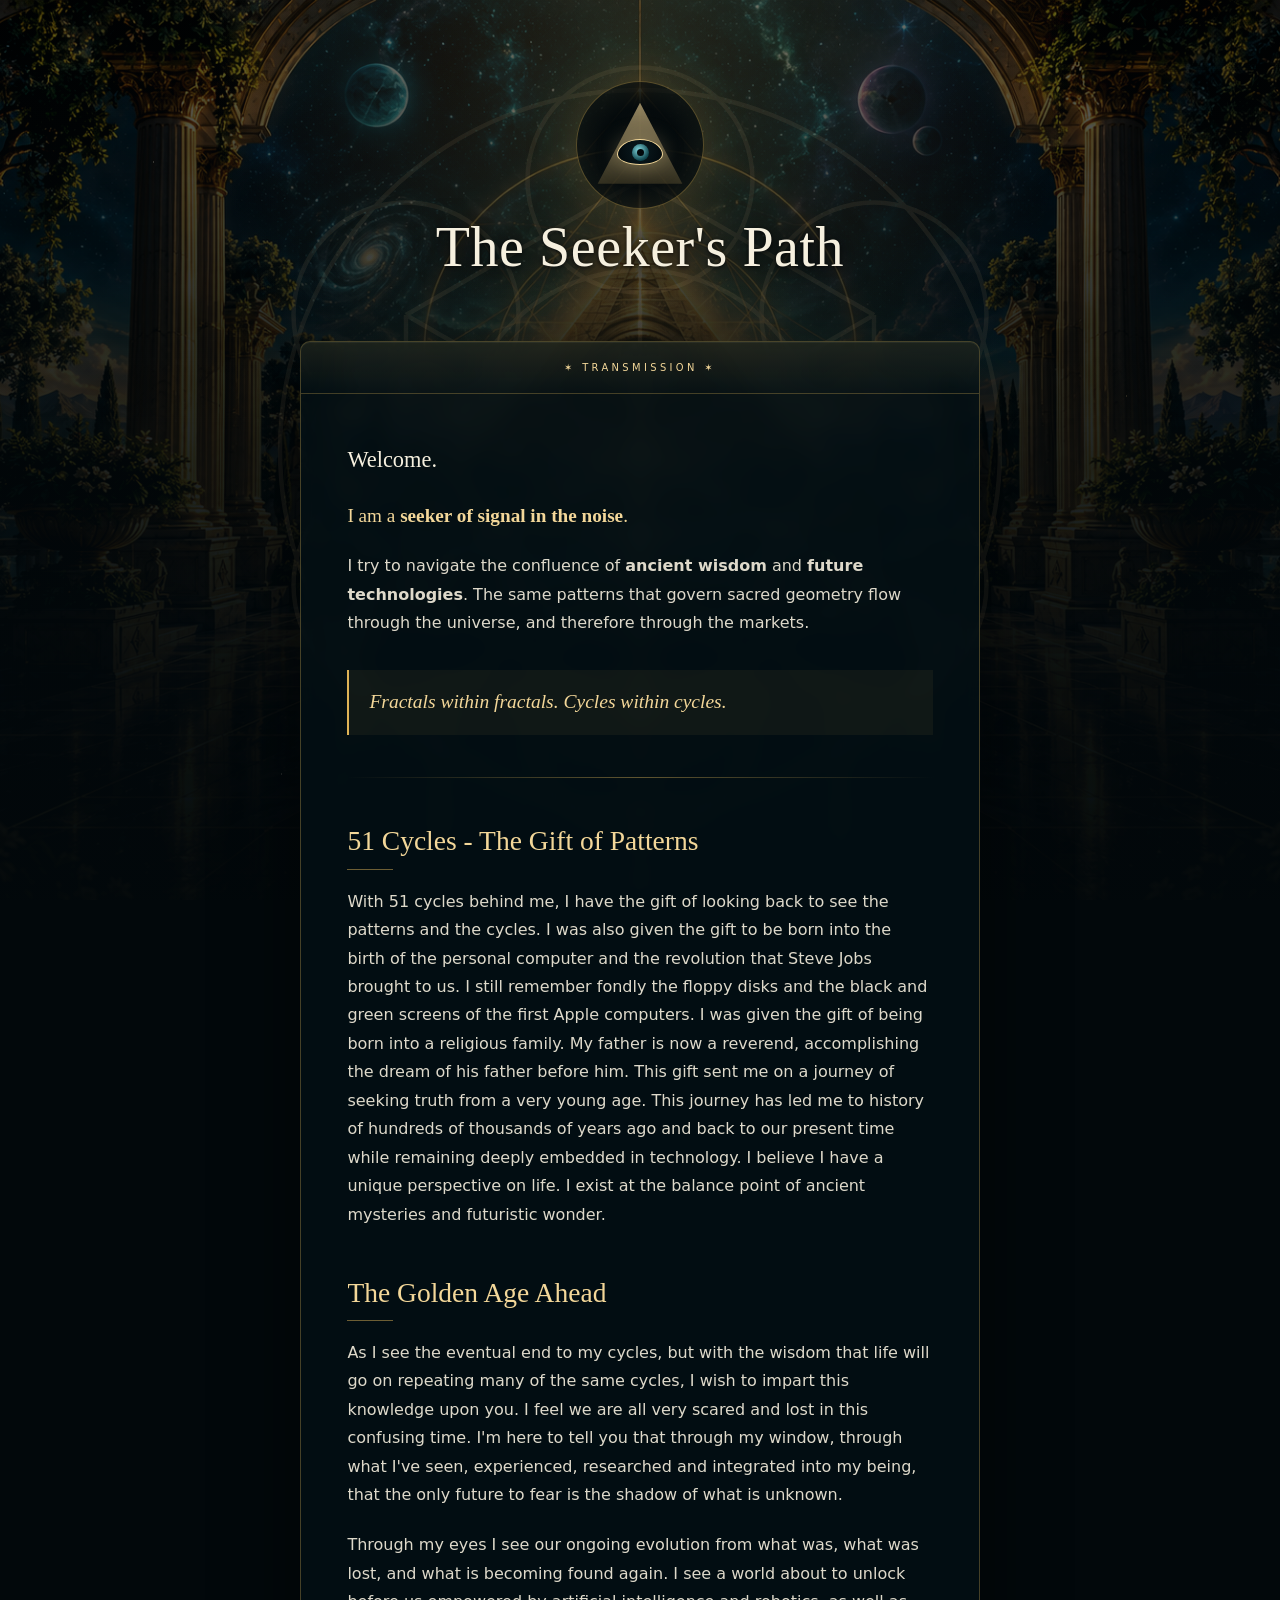
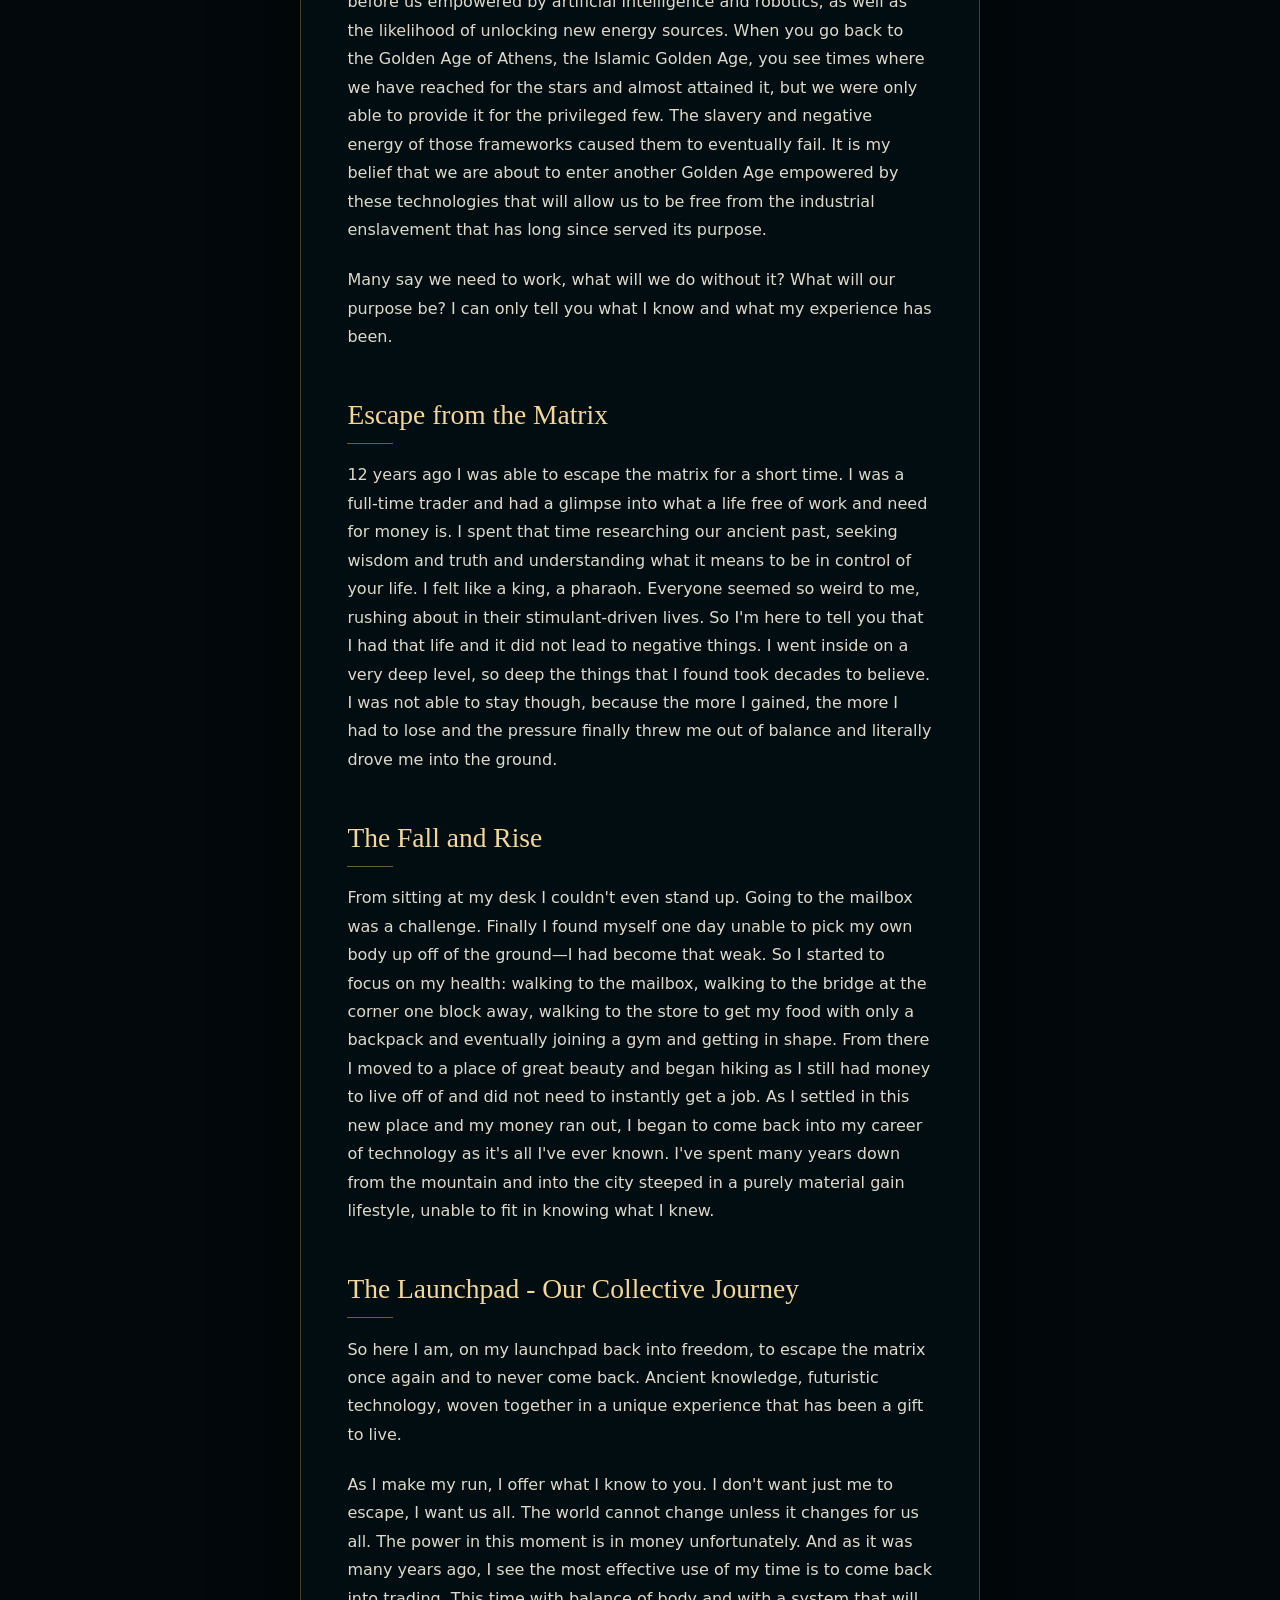
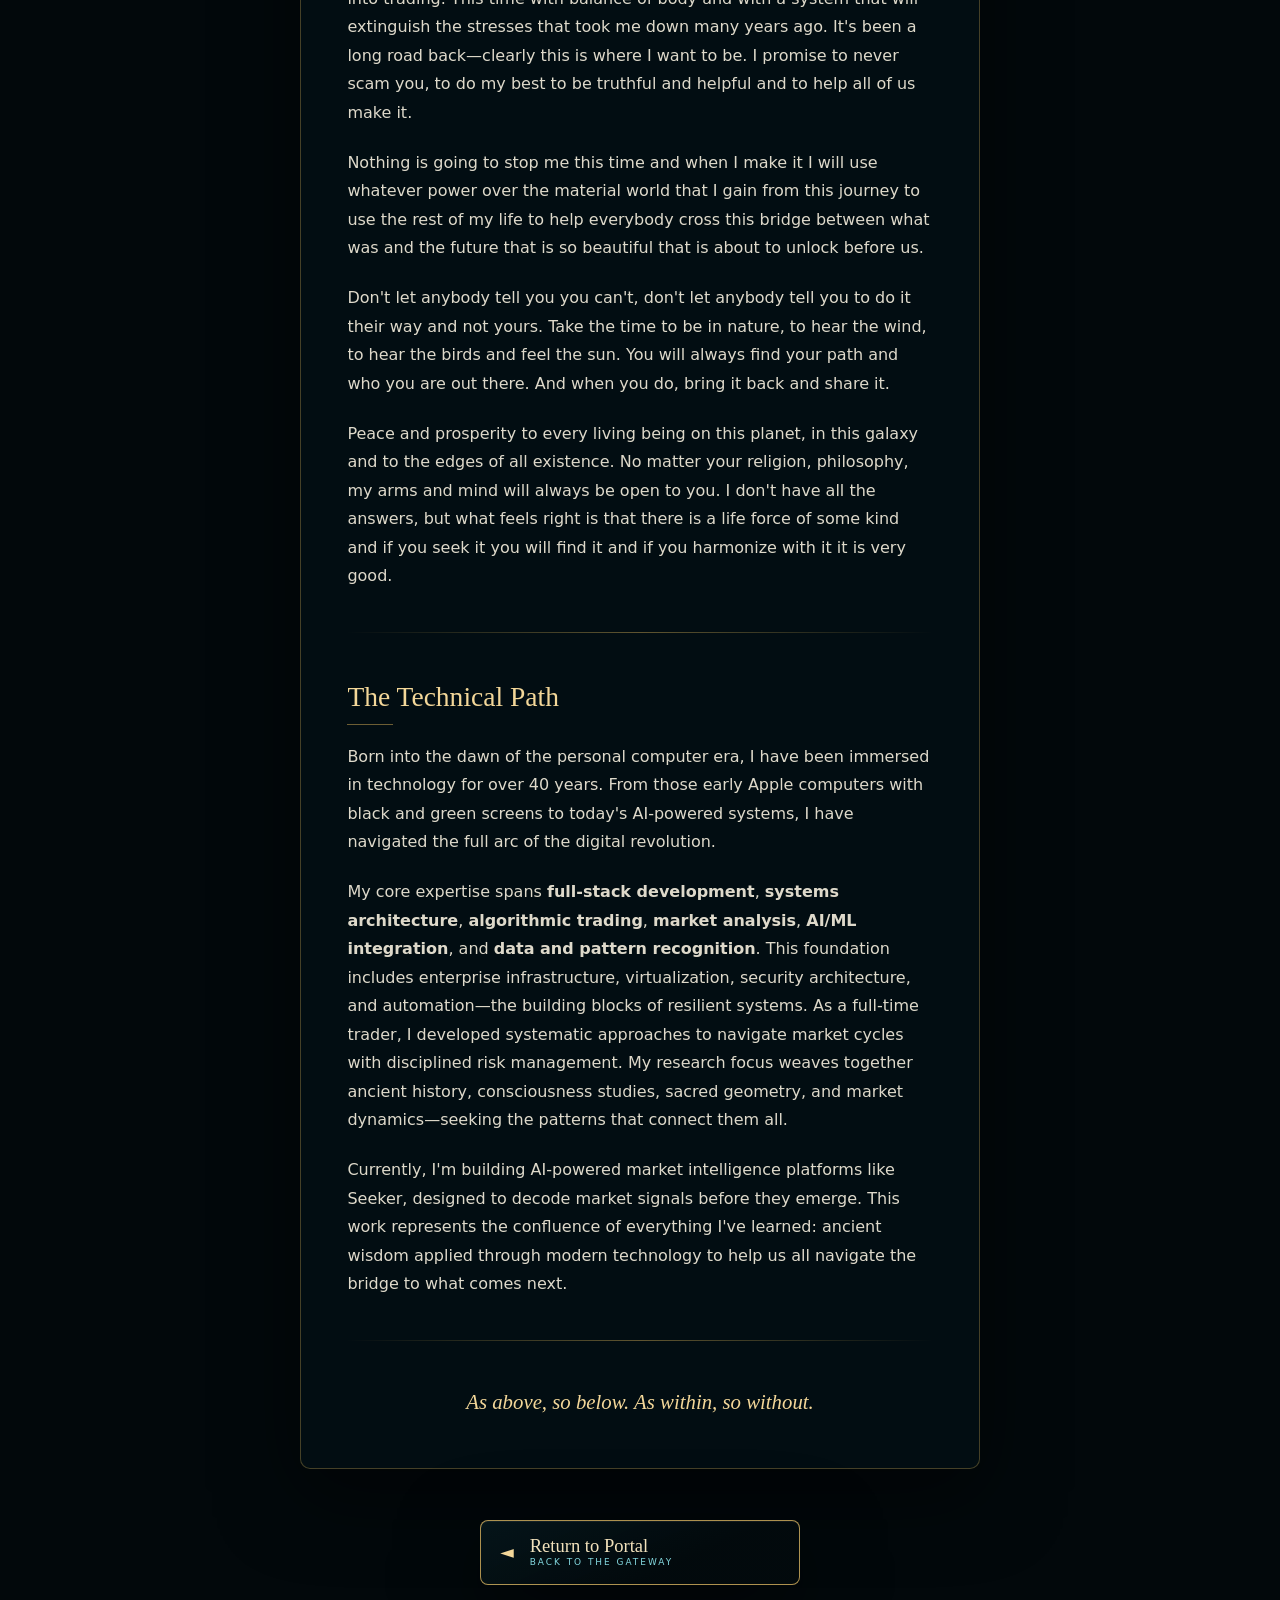
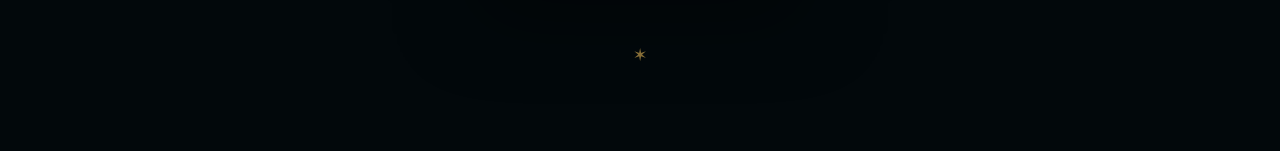
<file: about.html>
<!DOCTYPE html>
<html lang="en">
<head>
    <meta charset="UTF-8">
    <meta name="viewport" content="width=device-width, initial-scale=1.0">
    <title>The Path | OneSpicyMeatball</title>
    <link rel="stylesheet" href="about.css">
</head>
<body>
    <div class="stars"></div>
    <div class="sacred-geometry">
        <svg class="metatron" viewBox="0 0 200 200">
            <circle cx="100" cy="100" r="80" class="outer-circle"/>
            <circle cx="100" cy="100" r="40" class="inner-circle"/>
            <circle cx="100" cy="40" r="25" class="node"/>
            <circle cx="152" cy="70" r="25" class="node"/>
            <circle cx="152" cy="130" r="25" class="node"/>
            <circle cx="100" cy="160" r="25" class="node"/>
            <circle cx="48" cy="130" r="25" class="node"/>
            <circle cx="48" cy="70" r="25" class="node"/>
            <line x1="100" y1="40" x2="152" y2="70" class="line"/>
            <line x1="152" y1="70" x2="152" y2="130" class="line"/>
            <line x1="152" y1="130" x2="100" y2="160" class="line"/>
            <line x1="100" y1="160" x2="48" y2="130" class="line"/>
            <line x1="48" y1="130" x2="48" y2="70" class="line"/>
            <line x1="48" y1="70" x2="100" y2="40" class="line"/>
            <line x1="100" y1="40" x2="100" y2="160" class="line"/>
            <line x1="48" y1="70" x2="152" y2="130" class="line"/>
            <line x1="152" y1="70" x2="48" y2="130" class="line"/>
        </svg>
    </div>

    <div class="container">
        <div class="profile">
            <div class="avatar small">
                <div class="eye">
                    <div class="eye-inner">
                        <div class="pupil"></div>
                    </div>
                </div>
                <div class="triangle"></div>
            </div>
            <h1 class="title">The Seeker's Path</h1>
        </div>

        <div class="scroll">
            <div class="scroll-header">&#10038; TRANSMISSION &#10038;</div>
            <div class="scroll-content">
                <p class="intro">Welcome.</p>

                <p class="statement">I am a <strong>seeker of signal in the noise</strong>.</p>

                <p>I try to navigate the confluence of <strong>ancient wisdom</strong> and <strong>future technologies</strong>. The same patterns that govern sacred geometry flow through the universe, and therefore through the markets.</p>

                <p class="mantra"><em>Fractals within fractals. Cycles within cycles.</em></p>

                <hr class="section-divider">

                <h3 class="chapter-header">51 Cycles - The Gift of Patterns</h3>
                <p>With 51 cycles behind me, I have the gift of looking back to see the patterns and the cycles. I was also given the gift to be born into the birth of the personal computer and the revolution that Steve Jobs brought to us. I still remember fondly the floppy disks and the black and green screens of the first Apple computers. I was given the gift of being born into a religious family. My father is now a reverend, accomplishing the dream of his father before him. This gift sent me on a journey of seeking truth from a very young age. This journey has led me to history of hundreds of thousands of years ago and back to our present time while remaining deeply embedded in technology. I believe I have a unique perspective on life. I exist at the balance point of ancient mysteries and futuristic wonder.</p>

                <h3 class="chapter-header">The Golden Age Ahead</h3>
                <p>As I see the eventual end to my cycles, but with the wisdom that life will go on repeating many of the same cycles, I wish to impart this knowledge upon you. I feel we are all very scared and lost in this confusing time. I'm here to tell you that through my window, through what I've seen, experienced, researched and integrated into my being, that the only future to fear is the shadow of what is unknown.</p>

                <p>Through my eyes I see our ongoing evolution from what was, what was lost, and what is becoming found again. I see a world about to unlock before us empowered by artificial intelligence and robotics, as well as the likelihood of unlocking new energy sources. When you go back to the Golden Age of Athens, the Islamic Golden Age, you see times where we have reached for the stars and almost attained it, but we were only able to provide it for the privileged few. The slavery and negative energy of those frameworks caused them to eventually fail. It is my belief that we are about to enter another Golden Age empowered by these technologies that will allow us to be free from the industrial enslavement that has long since served its purpose.</p>

                <p>Many say we need to work, what will we do without it? What will our purpose be? I can only tell you what I know and what my experience has been.</p>

                <h3 class="chapter-header">Escape from the Matrix</h3>
                <p>12 years ago I was able to escape the matrix for a short time. I was a full-time trader and had a glimpse into what a life free of work and need for money is. I spent that time researching our ancient past, seeking wisdom and truth and understanding what it means to be in control of your life. I felt like a king, a pharaoh. Everyone seemed so weird to me, rushing about in their stimulant-driven lives. So I'm here to tell you that I had that life and it did not lead to negative things. I went inside on a very deep level, so deep the things that I found took decades to believe. I was not able to stay though, because the more I gained, the more I had to lose and the pressure finally threw me out of balance and literally drove me into the ground.</p>

                <h3 class="chapter-header">The Fall and Rise</h3>
                <p>From sitting at my desk I couldn't even stand up. Going to the mailbox was a challenge. Finally I found myself one day unable to pick my own body up off of the ground—I had become that weak. So I started to focus on my health: walking to the mailbox, walking to the bridge at the corner one block away, walking to the store to get my food with only a backpack and eventually joining a gym and getting in shape. From there I moved to a place of great beauty and began hiking as I still had money to live off of and did not need to instantly get a job. As I settled in this new place and my money ran out, I began to come back into my career of technology as it's all I've ever known. I've spent many years down from the mountain and into the city steeped in a purely material gain lifestyle, unable to fit in knowing what I knew.</p>

                <h3 class="chapter-header">The Launchpad - Our Collective Journey</h3>
                <p>So here I am, on my launchpad back into freedom, to escape the matrix once again and to never come back. Ancient knowledge, futuristic technology, woven together in a unique experience that has been a gift to live.</p>

                <p>As I make my run, I offer what I know to you. I don't want just me to escape, I want us all. The world cannot change unless it changes for us all. The power in this moment is in money unfortunately. And as it was many years ago, I see the most effective use of my time is to come back into trading. This time with balance of body and with a system that will extinguish the stresses that took me down many years ago. It's been a long road back—clearly this is where I want to be. I promise to never scam you, to do my best to be truthful and helpful and to help all of us make it.</p>

                <p>Nothing is going to stop me this time and when I make it I will use whatever power over the material world that I gain from this journey to use the rest of my life to help everybody cross this bridge between what was and the future that is so beautiful that is about to unlock before us.</p>

                <p>Don't let anybody tell you you can't, don't let anybody tell you to do it their way and not yours. Take the time to be in nature, to hear the wind, to hear the birds and feel the sun. You will always find your path and who you are out there. And when you do, bring it back and share it.</p>

                <p>Peace and prosperity to every living being on this planet, in this galaxy and to the edges of all existence. No matter your religion, philosophy, my arms and mind will always be open to you. I don't have all the answers, but what feels right is that there is a life force of some kind and if you seek it you will find it and if you harmonize with it it is very good.</p>

                <hr class="section-divider">

                <h3 class="chapter-header">The Technical Path</h3>
                <p>Born into the dawn of the personal computer era, I have been immersed in technology for over 40 years. From those early Apple computers with black and green screens to today's AI-powered systems, I have navigated the full arc of the digital revolution.</p>

                <p>My core expertise spans <strong>full-stack development</strong>, <strong>systems architecture</strong>, <strong>algorithmic trading</strong>, <strong>market analysis</strong>, <strong>AI/ML integration</strong>, and <strong>data and pattern recognition</strong>. This foundation includes enterprise infrastructure, virtualization, security architecture, and automation—the building blocks of resilient systems. As a full-time trader, I developed systematic approaches to navigate market cycles with disciplined risk management. My research focus weaves together ancient history, consciousness studies, sacred geometry, and market dynamics—seeking the patterns that connect them all.</p>

                <p>Currently, I'm building AI-powered market intelligence platforms like Seeker, designed to decode market signals before they emerge. This work represents the confluence of everything I've learned: ancient wisdom applied through modern technology to help us all navigate the bridge to what comes next.</p>

                <hr class="section-divider">

                <p class="closing">As above, so below. As within, so without.</p>
            </div>
        </div>

        <div class="links">
            <a href="index.html" class="link-btn">
                <span class="glyph">&#9668;</span>
                <span class="link-text">Return to Portal</span>
                <span class="link-desc">Back to the Gateway</span>
            </a>
        </div>

        <div class="sigil">&#10038;</div>
    </div>

    <script>
        function createParticle() {
            const particle = document.createElement('div');
            particle.className = 'particle';
            particle.style.left = Math.random() * 100 + 'vw';
            particle.style.animationDuration = (Math.random() * 3 + 4) + 's';
            particle.style.opacity = Math.random() * 0.5 + 0.2;
            particle.innerHTML = ['&#10022;', '&#9672;', '&#9674;', '&#10038;'][Math.floor(Math.random() * 4)];
            document.body.appendChild(particle);
            setTimeout(() => particle.remove(), 7000);
        }
        setInterval(createParticle, 800);
    </script>
</body>
</html>
</file>
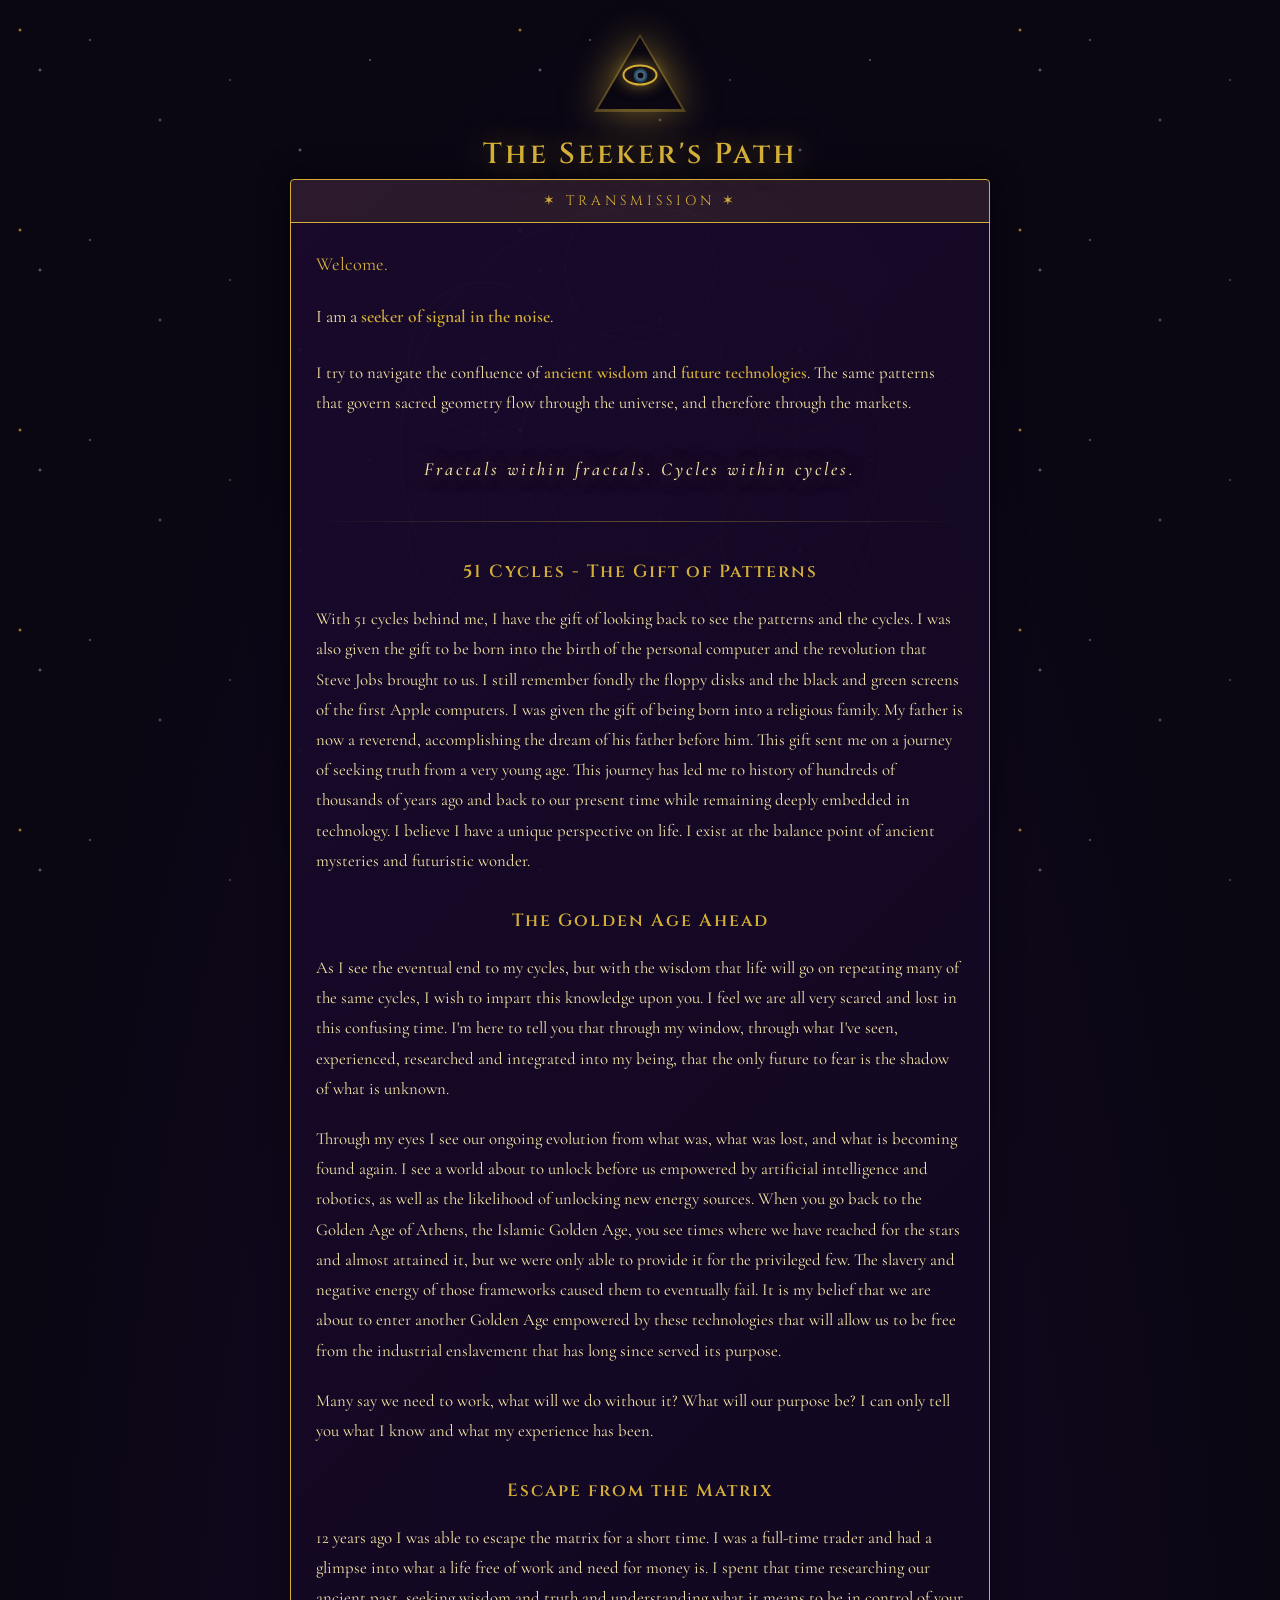
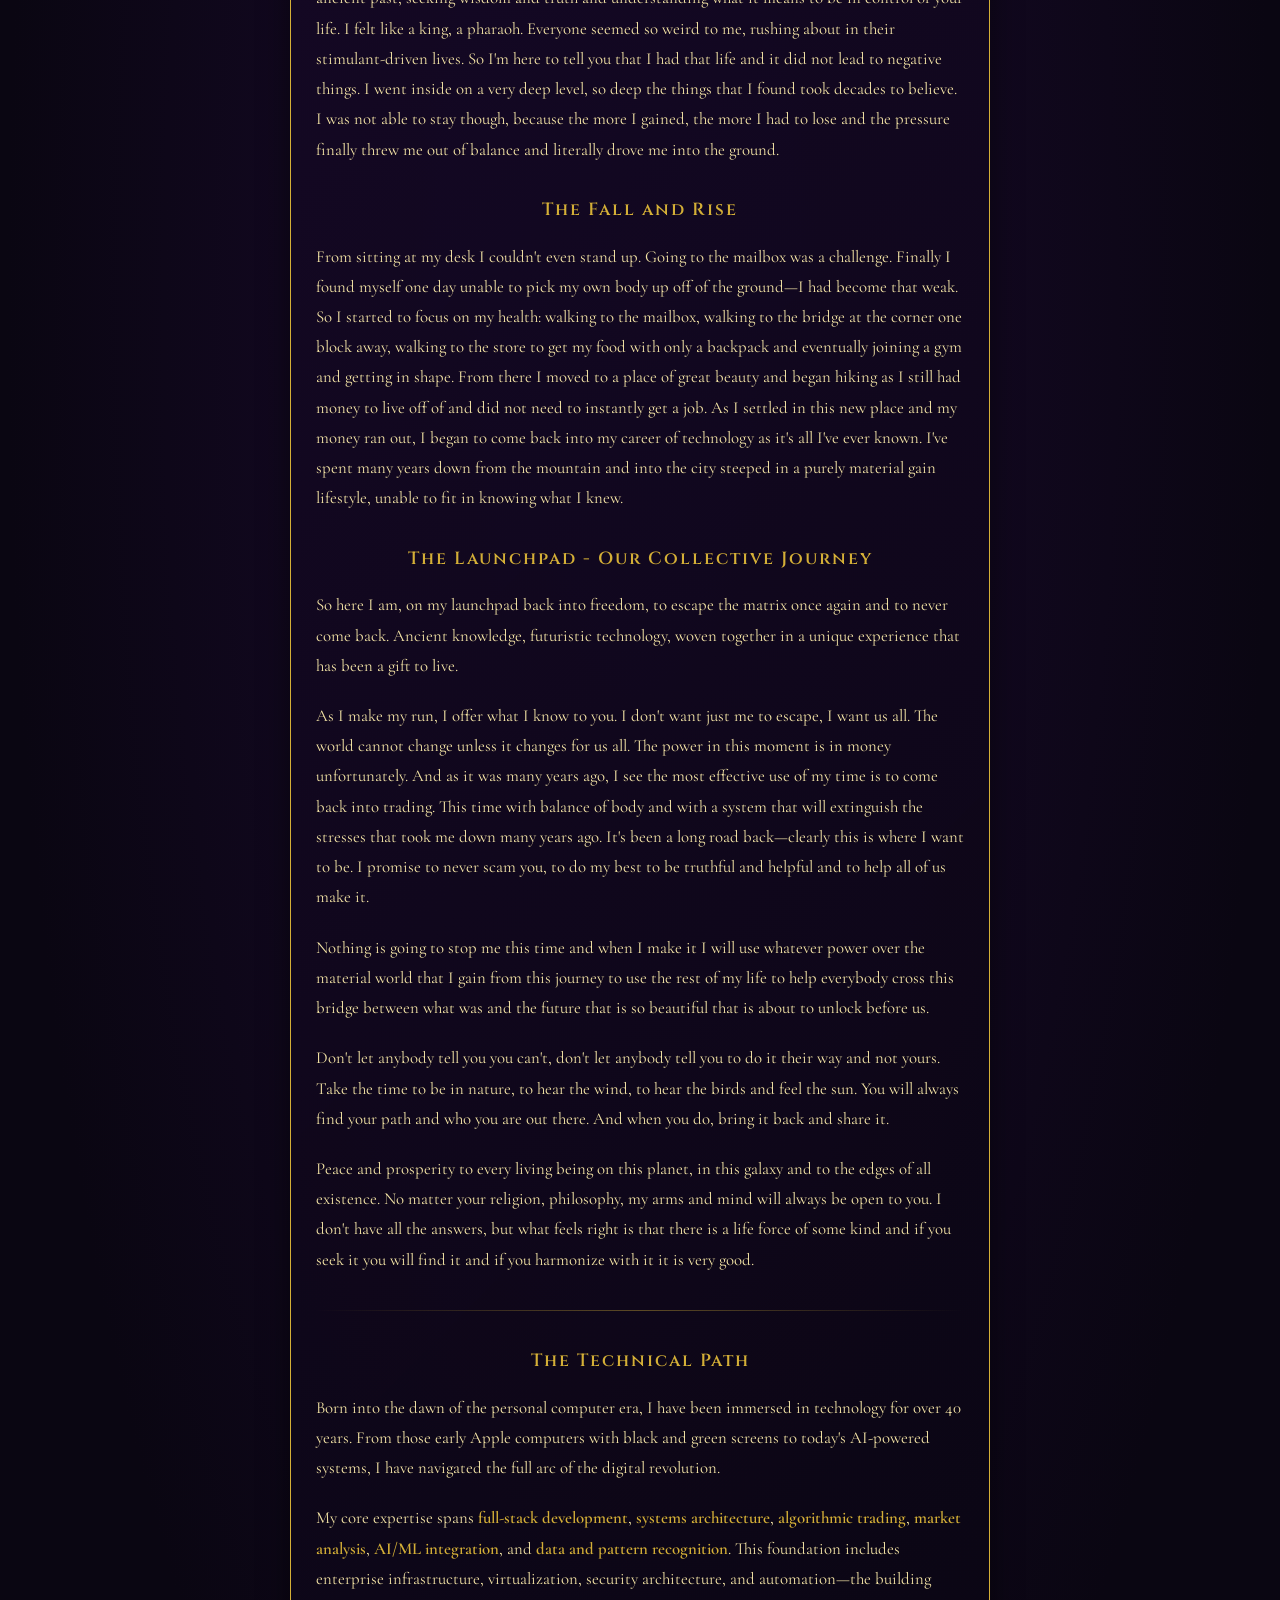
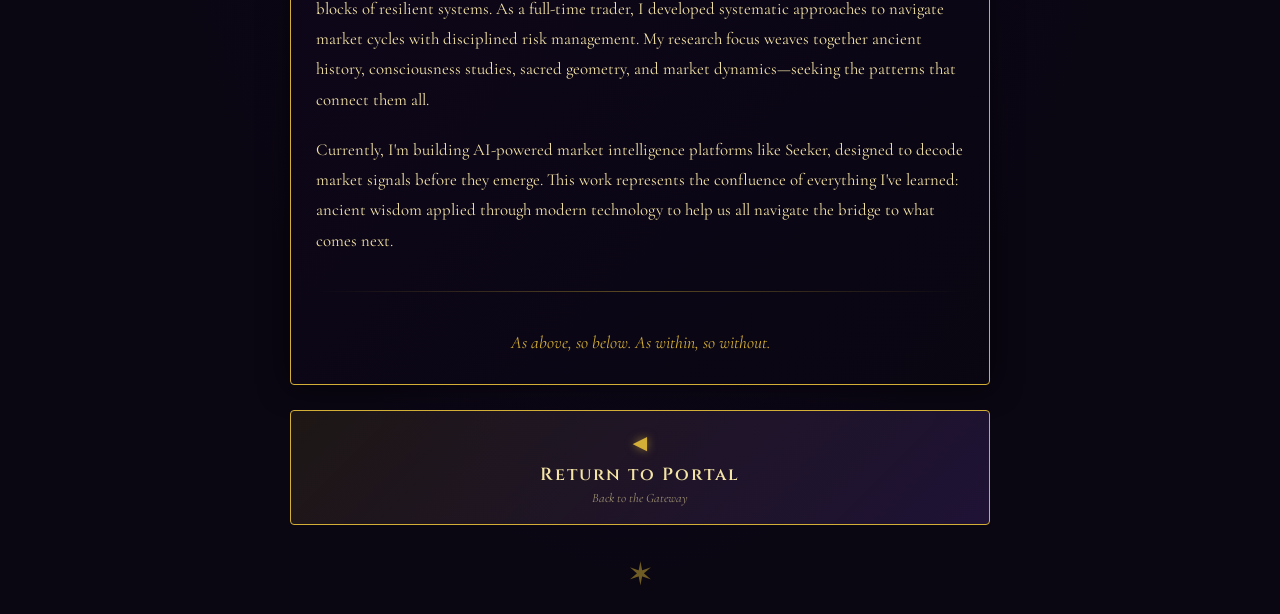
<file: backup/2026-09-21-pre-redesign/about.html>
<!DOCTYPE html>
<html lang="en">
<head>
    <meta charset="UTF-8">
    <meta name="viewport" content="width=device-width, initial-scale=1.0">
    <title>The Path | OneSpicyMeatball</title>
    <link rel="stylesheet" href="styles.css">
</head>
<body>
    <div class="stars"></div>
    <div class="sacred-geometry">
        <svg class="metatron" viewBox="0 0 200 200">
            <circle cx="100" cy="100" r="80" class="outer-circle"/>
            <circle cx="100" cy="100" r="40" class="inner-circle"/>
            <circle cx="100" cy="40" r="25" class="node"/>
            <circle cx="152" cy="70" r="25" class="node"/>
            <circle cx="152" cy="130" r="25" class="node"/>
            <circle cx="100" cy="160" r="25" class="node"/>
            <circle cx="48" cy="130" r="25" class="node"/>
            <circle cx="48" cy="70" r="25" class="node"/>
            <line x1="100" y1="40" x2="152" y2="70" class="line"/>
            <line x1="152" y1="70" x2="152" y2="130" class="line"/>
            <line x1="152" y1="130" x2="100" y2="160" class="line"/>
            <line x1="100" y1="160" x2="48" y2="130" class="line"/>
            <line x1="48" y1="130" x2="48" y2="70" class="line"/>
            <line x1="48" y1="70" x2="100" y2="40" class="line"/>
            <line x1="100" y1="40" x2="100" y2="160" class="line"/>
            <line x1="48" y1="70" x2="152" y2="130" class="line"/>
            <line x1="152" y1="70" x2="48" y2="130" class="line"/>
        </svg>
    </div>

    <div class="container">
        <div class="profile">
            <div class="avatar small">
                <div class="eye">
                    <div class="eye-inner">
                        <div class="pupil"></div>
                    </div>
                </div>
                <div class="triangle"></div>
            </div>
            <h1 class="title">The Seeker's Path</h1>
        </div>

        <div class="scroll">
            <div class="scroll-header">&#10038; TRANSMISSION &#10038;</div>
            <div class="scroll-content">
                <p class="intro">Welcome.</p>

                <p class="statement">I am a <strong>seeker of signal in the noise</strong>.</p>

                <p>I try to navigate the confluence of <strong>ancient wisdom</strong> and <strong>future technologies</strong>. The same patterns that govern sacred geometry flow through the universe, and therefore through the markets.</p>

                <p class="mantra"><em>Fractals within fractals. Cycles within cycles.</em></p>

                <hr class="section-divider">

                <h3 class="chapter-header">51 Cycles - The Gift of Patterns</h3>
                <p>With 51 cycles behind me, I have the gift of looking back to see the patterns and the cycles. I was also given the gift to be born into the birth of the personal computer and the revolution that Steve Jobs brought to us. I still remember fondly the floppy disks and the black and green screens of the first Apple computers. I was given the gift of being born into a religious family. My father is now a reverend, accomplishing the dream of his father before him. This gift sent me on a journey of seeking truth from a very young age. This journey has led me to history of hundreds of thousands of years ago and back to our present time while remaining deeply embedded in technology. I believe I have a unique perspective on life. I exist at the balance point of ancient mysteries and futuristic wonder.</p>

                <h3 class="chapter-header">The Golden Age Ahead</h3>
                <p>As I see the eventual end to my cycles, but with the wisdom that life will go on repeating many of the same cycles, I wish to impart this knowledge upon you. I feel we are all very scared and lost in this confusing time. I'm here to tell you that through my window, through what I've seen, experienced, researched and integrated into my being, that the only future to fear is the shadow of what is unknown.</p>

                <p>Through my eyes I see our ongoing evolution from what was, what was lost, and what is becoming found again. I see a world about to unlock before us empowered by artificial intelligence and robotics, as well as the likelihood of unlocking new energy sources. When you go back to the Golden Age of Athens, the Islamic Golden Age, you see times where we have reached for the stars and almost attained it, but we were only able to provide it for the privileged few. The slavery and negative energy of those frameworks caused them to eventually fail. It is my belief that we are about to enter another Golden Age empowered by these technologies that will allow us to be free from the industrial enslavement that has long since served its purpose.</p>

                <p>Many say we need to work, what will we do without it? What will our purpose be? I can only tell you what I know and what my experience has been.</p>

                <h3 class="chapter-header">Escape from the Matrix</h3>
                <p>12 years ago I was able to escape the matrix for a short time. I was a full-time trader and had a glimpse into what a life free of work and need for money is. I spent that time researching our ancient past, seeking wisdom and truth and understanding what it means to be in control of your life. I felt like a king, a pharaoh. Everyone seemed so weird to me, rushing about in their stimulant-driven lives. So I'm here to tell you that I had that life and it did not lead to negative things. I went inside on a very deep level, so deep the things that I found took decades to believe. I was not able to stay though, because the more I gained, the more I had to lose and the pressure finally threw me out of balance and literally drove me into the ground.</p>

                <h3 class="chapter-header">The Fall and Rise</h3>
                <p>From sitting at my desk I couldn't even stand up. Going to the mailbox was a challenge. Finally I found myself one day unable to pick my own body up off of the ground—I had become that weak. So I started to focus on my health: walking to the mailbox, walking to the bridge at the corner one block away, walking to the store to get my food with only a backpack and eventually joining a gym and getting in shape. From there I moved to a place of great beauty and began hiking as I still had money to live off of and did not need to instantly get a job. As I settled in this new place and my money ran out, I began to come back into my career of technology as it's all I've ever known. I've spent many years down from the mountain and into the city steeped in a purely material gain lifestyle, unable to fit in knowing what I knew.</p>

                <h3 class="chapter-header">The Launchpad - Our Collective Journey</h3>
                <p>So here I am, on my launchpad back into freedom, to escape the matrix once again and to never come back. Ancient knowledge, futuristic technology, woven together in a unique experience that has been a gift to live.</p>

                <p>As I make my run, I offer what I know to you. I don't want just me to escape, I want us all. The world cannot change unless it changes for us all. The power in this moment is in money unfortunately. And as it was many years ago, I see the most effective use of my time is to come back into trading. This time with balance of body and with a system that will extinguish the stresses that took me down many years ago. It's been a long road back—clearly this is where I want to be. I promise to never scam you, to do my best to be truthful and helpful and to help all of us make it.</p>

                <p>Nothing is going to stop me this time and when I make it I will use whatever power over the material world that I gain from this journey to use the rest of my life to help everybody cross this bridge between what was and the future that is so beautiful that is about to unlock before us.</p>

                <p>Don't let anybody tell you you can't, don't let anybody tell you to do it their way and not yours. Take the time to be in nature, to hear the wind, to hear the birds and feel the sun. You will always find your path and who you are out there. And when you do, bring it back and share it.</p>

                <p>Peace and prosperity to every living being on this planet, in this galaxy and to the edges of all existence. No matter your religion, philosophy, my arms and mind will always be open to you. I don't have all the answers, but what feels right is that there is a life force of some kind and if you seek it you will find it and if you harmonize with it it is very good.</p>

                <hr class="section-divider">

                <h3 class="chapter-header">The Technical Path</h3>
                <p>Born into the dawn of the personal computer era, I have been immersed in technology for over 40 years. From those early Apple computers with black and green screens to today's AI-powered systems, I have navigated the full arc of the digital revolution.</p>

                <p>My core expertise spans <strong>full-stack development</strong>, <strong>systems architecture</strong>, <strong>algorithmic trading</strong>, <strong>market analysis</strong>, <strong>AI/ML integration</strong>, and <strong>data and pattern recognition</strong>. This foundation includes enterprise infrastructure, virtualization, security architecture, and automation—the building blocks of resilient systems. As a full-time trader, I developed systematic approaches to navigate market cycles with disciplined risk management. My research focus weaves together ancient history, consciousness studies, sacred geometry, and market dynamics—seeking the patterns that connect them all.</p>

                <p>Currently, I'm building AI-powered market intelligence platforms like Seeker, designed to decode market signals before they emerge. This work represents the confluence of everything I've learned: ancient wisdom applied through modern technology to help us all navigate the bridge to what comes next.</p>

                <hr class="section-divider">

                <p class="closing">As above, so below. As within, so without.</p>
            </div>
        </div>

        <div class="links">
            <a href="index.html" class="link-btn">
                <span class="glyph">&#9668;</span>
                <span class="link-text">Return to Portal</span>
                <span class="link-desc">Back to the Gateway</span>
            </a>
        </div>

        <div class="sigil">&#10038;</div>
    </div>

    <script>
        function createParticle() {
            const particle = document.createElement('div');
            particle.className = 'particle';
            particle.style.left = Math.random() * 100 + 'vw';
            particle.style.animationDuration = (Math.random() * 3 + 4) + 's';
            particle.style.opacity = Math.random() * 0.5 + 0.2;
            particle.innerHTML = ['&#10022;', '&#9672;', '&#9674;', '&#10038;'][Math.floor(Math.random() * 4)];
            document.body.appendChild(particle);
            setTimeout(() => particle.remove(), 7000);
        }
        setInterval(createParticle, 800);
    </script>
</body>
</html>
</file>
<file: styles.css>
:root {
  color-scheme: dark;
  --bg: #061015;
  --bg-deep: #02080b;
  --panel: rgba(3, 15, 20, .86);
  --ink: #f6f0df;
  --muted: #b9c6c7;
  --gold: #dfb356;
  --gold-soft: #f3d799;
  --cyan: #83d7de;
  --line: rgba(225, 184, 90, .48);
  --shadow: 0 24px 80px rgba(0, 0, 0, .52);
  --serif: Georgia, "Times New Roman", serif;
  --sans: Inter, ui-sans-serif, system-ui, -apple-system, BlinkMacSystemFont, "Segoe UI", sans-serif;
}

* { box-sizing: border-box; }
html { scroll-behavior: smooth; background: var(--bg-deep); }
body { margin: 0; min-width: 320px; background: var(--bg-deep); color: var(--ink); font-family: var(--sans); }
body.menu-open { overflow: hidden; }
a { color: inherit; text-decoration: none; }
button { color: inherit; font: inherit; }
svg { display: block; }

.skip-link { position: fixed; z-index: 1000; left: 1rem; top: 1rem; transform: translateY(-160%); padding: .7rem 1rem; border-radius: 999px; background: var(--ink); color: #071115; transition: transform .2s ease; }
.skip-link:focus { transform: translateY(0); }

.site-shell { min-height: 100vh; overflow: clip; }
.site-header { position: fixed; z-index: 50; inset: 0 0 auto; display: flex; align-items: center; justify-content: space-between; gap: 2rem; height: 68px; padding: 0 clamp(1rem, 3vw, 3.5rem); border-bottom: 1px solid transparent; transition: background .3s ease, border-color .3s ease, backdrop-filter .3s ease; }
.site-header.scrolled { background: rgba(2, 8, 11, .76); border-color: rgba(225, 184, 90, .18); backdrop-filter: blur(18px); }
.brand-mini { display: inline-flex; align-items: center; gap: .65rem; font-family: var(--serif); text-transform: uppercase; letter-spacing: .15em; font-size: .74rem; white-space: nowrap; }
.brand-mini svg { width: 29px; height: 29px; fill: none; stroke: var(--gold-soft); stroke-width: 1.3; }
.desktop-nav { display: none; }
.desktop-nav a,
.desktop-nav button { appearance: none; border: 0; background: none; padding: .65rem 0; cursor: pointer; color: rgba(246, 240, 223, .78); text-transform: uppercase; letter-spacing: .16em; font-size: .64rem; transition: color .2s ease; }
.desktop-nav a:hover,
.desktop-nav button:hover,
.desktop-nav a:focus-visible,
.desktop-nav button:focus-visible { color: var(--gold-soft); outline: none; }

.menu-button { display: inline-flex; width: 44px; height: 44px; border: 1px solid var(--line); border-radius: 50%; background: rgba(3, 9, 12, .62); align-items: center; justify-content: center; flex-direction: column; gap: 5px; }
.menu-button span { width: 18px; height: 1px; background: var(--gold-soft); }
.mobile-menu { position: fixed; z-index: 45; inset: 0; padding: 7rem 1.5rem 2rem; background: radial-gradient(circle at 50% 16%, rgba(223, 179, 86, .12), transparent 56%), linear-gradient(180deg, rgba(2, 8, 10, .62), rgba(2, 8, 10, .82)); backdrop-filter: blur(13px) saturate(1.08); display: grid; align-content: center; justify-content: center; gap: .35rem; }
.mobile-menu[hidden] { display: none; }
.mobile-menu a,
.mobile-menu button { appearance: none; display: block; width: min(420px, 78vw); padding: 1.05rem .2rem; border: 0; border-bottom: 1px solid rgba(225, 184, 90, .22); background: transparent; text-align: left; font-family: var(--serif); font-size: clamp(1.6rem, 5vw, 2.5rem); color: rgba(246, 240, 223, .92); text-shadow: 0 2px 20px rgba(2, 8, 11, .95); transition: color .2s ease, padding-left .2s ease; }
.mobile-menu a:hover,
.mobile-menu button:hover,
.mobile-menu a:focus-visible,
.mobile-menu button:focus-visible { color: var(--gold-soft); padding-left: .8rem; outline: none; }

/* Desktop is one panoramic world: title, monument, six doors and closing thought share one scene. */
.world-stage { position: relative; min-height: 100svh; isolation: isolate; display: grid; grid-template-rows: minmax(300px, 1fr) auto auto; padding-top: 56px; background: #03090c; }
.world-stage::before { content: ""; position: absolute; z-index: -3; inset: 0; background-image: url("assets/hero-board-v2.png"); background-size: cover; background-position: center 43%; filter: saturate(.94) contrast(1.03) brightness(.73); transform: scale(1.015); animation: world-breathe 20s ease-in-out infinite alternate; }
.world-stage::after { content: ""; position: absolute; z-index: -2; inset: 0; pointer-events: none; background: linear-gradient(to bottom, rgba(2, 8, 11, .5), transparent 22%, rgba(2, 8, 11, .12) 50%, rgba(2, 8, 11, .64) 100%), radial-gradient(ellipse at 50% 47%, transparent 28%, rgba(1, 6, 8, .34) 78%, rgba(1, 6, 8, .75) 100%); }
.hero { position: relative; display: grid; place-items: start center; min-height: 0; padding: 2.25rem 1.5rem 0; }
.hero-art { display: none; }
.hero-copy { width: min(940px, 100%); text-align: center; text-shadow: 0 3px 30px rgba(0, 0, 0, .92); }
.eyebrow { margin: 0 0 .7rem; color: var(--gold-soft); text-transform: uppercase; letter-spacing: .32em; font-size: clamp(.62rem, 1vw, .75rem); }
.hero h1 { margin: 0; font-family: var(--serif); font-size: clamp(3.6rem, 5.5vw, 5.5rem); line-height: .9; font-weight: 500; letter-spacing: -.035em; color: #f3d79c; }
.tagline { margin: 1rem 0 0; text-transform: uppercase; letter-spacing: .34em; color: #f0f2eb; font-size: clamp(.72rem, 1.2vw, 1rem); }
.intro { display: none; }
.scroll-cue { display: none; }

.destinations { position: relative; padding: 0 1.2rem clamp(1.4rem, 3.5svh, 3rem); background: transparent; }
.destinations::before { content: none; }
.section-heading { position: absolute; width: 1px; height: 1px; padding: 0; margin: -1px; overflow: hidden; clip: rect(0, 0, 0, 0); white-space: nowrap; border: 0; }
.card-grid { width: min(980px, 88vw); margin: 0 auto; display: grid; grid-template-columns: repeat(6, minmax(0, 1fr)); gap: .55rem; }
.portal-card { position: relative; min-height: clamp(128px, 14svh, 152px); padding: .65rem .62rem .62rem .62rem; display: flex; flex-direction: column; align-items: center; justify-content: flex-end; text-align: center; overflow: hidden; border: 1px solid rgba(239, 197, 104, .72); border-radius: 8px; background: linear-gradient(180deg, rgba(4, 18, 23, .14) 0%, rgba(3, 13, 17, .36) 44%, rgba(2, 9, 12, .74) 100%); box-shadow: inset 0 1px 0 rgba(255, 255, 255, .07), var(--shadow); cursor: pointer; isolation: isolate; backdrop-filter: blur(15px) saturate(1.1); transition: transform .25s ease, border-color .25s ease, box-shadow .25s ease; }
.portal-card::before { content: ""; position: absolute; z-index: -1; width: 132px; aspect-ratio: 1; top: -62px; left: 50%; transform: translateX(-50%); border-radius: 50%; background: radial-gradient(circle, rgba(225, 184, 90, .10), transparent 68%); }
.portal-card::after { content: ""; position: absolute; z-index: -1; inset: 0; background: radial-gradient(circle at 50% 20%, rgba(225, 184, 90, .16), transparent 36%); opacity: .55; transition: opacity .25s ease; }
.portal-card:hover,
.portal-card:focus-visible { transform: translateY(-5px); border-color: var(--gold-soft); background: linear-gradient(180deg, rgba(4, 18, 23, .26) 0%, rgba(3, 13, 17, .5) 44%, rgba(2, 9, 12, .86) 100%); box-shadow: 0 25px 70px rgba(0, 0, 0, .55), 0 0 32px rgba(225, 184, 90, .13); outline: none; }
.portal-card:hover::after,
.portal-card:focus-visible::after { opacity: 1; }
.icon-wrap { width: clamp(54px, 4.8vw, 68px); aspect-ratio: 1; margin: 0 auto .55rem; display: grid; place-items: center; }
.icon-wrap svg { width: 54%; height: 54%; fill: none; stroke: var(--gold-soft); stroke-width: 2; stroke-linecap: round; stroke-linejoin: round; }
.icon-wrap img { width: 100%; height: 100%; display: block; object-fit: contain; filter: drop-shadow(0 0 10px rgba(65, 192, 212, .28)); }
.portal-card h3 { margin: 0; font: 500 clamp(.98rem, 1.34vw, 1.39rem)/1.14 var(--serif); color: #f7e9c6; text-shadow: 0 1px 14px rgba(2, 8, 11, .95), 0 1px 3px rgba(2, 8, 11, .9); min-height: 1.14em; display: flex; align-items: flex-end; justify-content: center; }
.portal-card p { margin: .45rem 0 0; color: var(--cyan); text-transform: uppercase; letter-spacing: .22em; font-size: clamp(.5rem, .55vw, .62rem); line-height: 1.4; min-height: 1.4em; padding-inline: 0 1.18rem; text-shadow: 0 1px 10px rgba(2, 8, 11, .96), 0 0 2px rgba(2, 8, 11, .8); }
.portal-card .arrow { position: absolute; right: .9rem; bottom: .72rem; color: var(--gold-soft); font-size: 1.15rem; }

.manifesto { align-self: end; padding: .6rem 1rem 1.35rem; text-align: center; background: transparent; }
.manifesto-mark { display: none; }
.manifesto blockquote { margin: 0 auto; max-width: 850px; font: italic 500 clamp(1.05rem, 1.7vw, 1.55rem)/1.25 var(--serif); color: #efd59a; text-shadow: 0 2px 20px #000; }
.manifesto p { margin: .55rem auto 0; color: rgba(226, 235, 231, .72); text-transform: uppercase; letter-spacing: .18em; font-size: .58rem; line-height: 1.6; }
.site-footer { min-height: 56px; padding: .8rem clamp(1.2rem, 3vw, 3.5rem); display: flex; justify-content: space-between; gap: 2rem; align-items: center; border-top: 1px solid rgba(225, 184, 90, .16); background: rgba(2, 8, 11, .96); }
.site-footer strong { display: block; font: 500 1.1rem var(--serif); color: #efd8a2; }
.site-footer span { display: block; margin-top: .2rem; color: #819497; text-transform: uppercase; letter-spacing: .17em; font-size: .52rem; }
.footer-links { display: flex; gap: 1.1rem; align-items: center; }
.footer-links a,
.footer-links button { appearance: none; border: 0; background: none; padding: .45rem; color: #acbabc; cursor: pointer; font-size: .7rem; }
.footer-links a:hover,
.footer-links button:hover { color: var(--gold-soft); }

.path-dialog { width: min(760px, calc(100vw - 2rem)); max-height: min(760px, calc(100svh - 2rem)); padding: clamp(1.5rem, 4vw, 3rem); border: 1px solid rgba(225, 184, 90, .55); border-radius: 18px; background: radial-gradient(circle at 50% -10%, rgba(28, 108, 118, .26), transparent 24rem), rgba(3, 11, 14, .98); color: var(--ink); box-shadow: 0 40px 160px rgba(0, 0, 0, .72); }
.path-dialog::backdrop { background: rgba(0, 4, 6, .8); backdrop-filter: blur(8px); }
.dialog-close { position: absolute; right: 1rem; top: 1rem; width: 42px; height: 42px; border: 1px solid var(--line); border-radius: 50%; background: rgba(5, 17, 22, .8); color: var(--gold-soft); font-size: 1.6rem; cursor: pointer; }
.path-dialog h2 { margin: 0; font: 500 clamp(2.7rem, 7vw, 5rem)/.96 var(--serif); color: #efdaa8; }
.dialog-intro { max-width: 620px; color: var(--muted); line-height: 1.7; }
.path-list { display: grid; gap: .8rem; margin-top: 2rem; }
.path-list a { display: grid; grid-template-columns: auto 1fr auto; gap: 1rem; align-items: center; padding: 1rem 1.1rem; border: 1px solid rgba(225, 184, 90, .24); border-radius: 13px; background: rgba(9, 28, 34, .56); transition: border-color .2s ease, transform .2s ease; }
.path-list a:hover,
.path-list a:focus-visible { border-color: rgba(242, 213, 143, .7); transform: translateX(4px); outline: none; }
.path-symbol { width: 48px; aspect-ratio: 1; display: grid; place-items: center; border: 1px solid rgba(131, 215, 222, .25); border-radius: 50%; color: var(--gold-soft); font-size: 1.2rem; }
.path-list strong { display: block; font: 500 1.2rem var(--serif); color: #f0dfb9; }
.path-list small { display: block; margin-top: .25rem; color: #9fb0b2; }

@keyframes world-breathe { from { transform: scale(1.015); } to { transform: scale(1.045); } }

@media (max-width: 1050px) and (min-width: 769px) {
  .world-stage { grid-template-rows: minmax(300px, 48svh) auto auto; }
  .card-grid { width: min(760px, 90vw); grid-template-columns: repeat(3, minmax(0, 1fr)); }
  .portal-card { min-height: 140px; }
  .hero h1 { font-size: clamp(4.2rem, 9vw, 6.5rem); }
}

/* Mobile is a vertical procession through the same world, not a scaled desktop. */
@media (max-width: 768px) {
  .site-header { height: 66px; padding-inline: 1rem; }
  /* nav is hamburger-only at every width - see base rules */
  .brand-mini span { display: none; }
  .world-stage { display: block; min-height: 0; padding-top: 0; background: var(--bg-deep); }
  .world-stage::before,
  .world-stage::after { content: none; }
  .hero { min-height: clamp(390px, 52svh, 540px); padding: 5.8rem 1rem 1.5rem; align-items: start; isolation: isolate; }
  .hero-art { display: block; position: absolute; inset: 0; z-index: -2; overflow: hidden; }
  .hero-image { position: absolute; inset: 0; background-image: url("assets/hero-board-mobile-v2.png"); background-size: cover; background-position: 50% 35%; filter: saturate(.94) contrast(1.03) brightness(.72); }
  .hero-vignette { position: absolute; inset: 0; background: linear-gradient(to bottom, rgba(2, 8, 11, .48), rgba(2, 8, 11, .04) 30%, rgba(2, 8, 11, .18) 66%, #03090c 100%), radial-gradient(ellipse at center, transparent 25%, rgba(1, 6, 8, .3) 82%, rgba(1, 6, 8, .66)); }
  .geometry { position: absolute; border: 1px solid rgba(225, 184, 90, .12); border-radius: 50%; pointer-events: none; }
  .geometry-a { width: 94vw; aspect-ratio: 1; left: 50%; top: 43%; transform: translate(-50%, -50%); opacity: .36; }
  .geometry-a::before,
  .geometry-a::after { content: ""; position: absolute; inset: 16%; border: 1px solid rgba(131, 215, 222, .12); border-radius: 50%; }
  .geometry-a::after { inset: 31%; border-color: rgba(225, 184, 90, .16); }
  .geometry-b { display: none; }
  .hero-copy { margin: 0 auto; }
  .hero-copy .eyebrow { max-width: 260px; margin: 0 auto .85rem; line-height: 1.8; }
  .hero h1 { font-size: clamp(3rem, 13vw, 5rem); letter-spacing: -.045em; }
  .tagline { margin-top: .85rem; letter-spacing: .23em; font-size: clamp(.62rem, 2.7vw, .78rem); }
  .intro { display: none; }
  .scroll-cue { display: none; }
  .scroll-cue svg { width: 17px; fill: none; stroke: currentColor; stroke-width: 1.5; }

  .destinations { padding: .8rem 1rem 3.5rem; isolation: isolate; background: #03090c; }
  .destinations::before { content: ""; position: absolute; z-index: -2; inset: 0; opacity: .82; background-image: url("assets/hero-board-mobile-v2.png"); background-size: cover; background-position: center 72%; filter: saturate(.88) brightness(.5) contrast(1.06); }
  .destinations::after { content: ""; position: absolute; z-index: -1; inset: 0; background: linear-gradient(to bottom, #03090c 0%, rgba(2, 8, 11, .25) 12%, rgba(2, 8, 11, .28) 82%, #03090c 100%), radial-gradient(ellipse at center, transparent 10%, rgba(1, 6, 8, .52) 90%); }
  .card-grid { width: min(520px, 88vw); display: grid; grid-template-columns: 1fr; gap: .55rem; }
  .portal-card { min-height: 68px; padding: .38rem 2.7rem .38rem .58rem; display: grid; grid-template-columns: 48px 1fr; gap: 1rem; align-items: center; justify-items: start; text-align: left; border-radius: 12px; background: linear-gradient(120deg, rgba(4, 20, 25, .42), rgba(2, 9, 12, .84) 78%); backdrop-filter: blur(15px) saturate(1.1); }
  .portal-card::before { width: 96px; top: -40px; left: 46px; transform: translateX(-50%); }
  .icon-wrap { width: 48px; margin: 0; grid-row: 1; }
  .portal-card h3 { font-size: clamp(1rem, 4.7vw, 1.45rem); min-height: 0; display: block; }
  .portal-card p { margin-top: .22rem; font-size: clamp(.5rem, 1.9vw, .64rem); min-height: 0; }
  .portal-card .arrow { right: 1.1rem; bottom: 50%; transform: translateY(50%); font-size: 1.35rem; }
  .portal-card:hover,
  .portal-card:focus-visible { transform: translateY(-3px); }

  .manifesto { position: relative; min-height: 82svh; padding: 26svh 1.4rem 6rem; display: flex; flex-direction: column; justify-content: center; isolation: isolate; overflow: hidden; background: #03090c; }
  .manifesto::before { content: ""; position: absolute; z-index: -2; inset: 0; background-image: url("assets/hero-board-mobile-v2.png"); background-size: cover; background-position: center 85%; filter: saturate(.82) brightness(.42); }
  .manifesto::after { content: ""; position: absolute; z-index: -1; inset: 0; background: linear-gradient(to bottom, #03090c 0%, rgba(2, 8, 11, .3) 22%, rgba(2, 8, 11, .82) 58%, #03090c 100%); }
  .manifesto-mark { display: block; width: 62px; margin: 0 auto 1.5rem; color: var(--gold-soft); }
  .manifesto-mark svg { width: 100%; fill: none; stroke: currentColor; stroke-width: 1; }
  .manifesto blockquote { font-size: clamp(2.15rem, 10vw, 3.8rem); line-height: 1.08; }
  .manifesto p { margin-top: 1.4rem; font-size: .66rem; line-height: 1.9; }
  .site-footer { padding: 2.2rem 1.2rem; align-items: flex-start; flex-direction: column; }
  .site-footer strong { font-size: 1.55rem; }
  .footer-links { flex-wrap: wrap; }
}

@media (max-width: 430px) {
  .hero { padding-top: 6.4rem; }
  .hero-copy .eyebrow { font-size: .58rem; }
  .intro { bottom: 7rem; }
  .destinations { padding-inline: .8rem; }
  .portal-card { min-height: 68px; }
  .path-dialog { padding: 1.4rem; }
  .path-list a { grid-template-columns: auto 1fr; }
  .path-list a > :last-child { display: none; }
}

@media (max-height: 760px) and (min-width: 861px) {
  .world-stage { grid-template-rows: minmax(250px, 42svh) auto auto; }
  .hero h1 { font-size: clamp(4rem, 7vw, 6.2rem); }
  .intro { display: none; }
  .portal-card { min-height: 118px; }
  .icon-wrap { width: 42px; margin-bottom: .35rem; }
}

@media (prefers-reduced-motion: reduce) {
  *, *::before, *::after { scroll-behavior: auto !important; animation: none !important; transition-duration: .01ms !important; }
}

/* ---------- "We're building" dialog ---------- */
.building-dialog { width: min(480px, calc(100vw - 2rem)); padding: clamp(2.4rem, 5vw, 3.2rem) clamp(1.6rem, 4vw, 2.6rem) clamp(2rem, 4vw, 2.6rem); text-align: center; border-radius: 16px; background: radial-gradient(circle at 50% -8%, rgba(223, 179, 86, .16), transparent 62%), rgba(3, 11, 14, .985); }
.building-dialog .eyebrow { margin: 0 0 .5rem; color: var(--cyan); text-transform: uppercase; letter-spacing: .28em; font-size: .58rem; }
.building-dialog h2 { font-size: clamp(2rem, 6vw, 2.9rem); line-height: 1.02; }
.building-dialog .dialog-intro { margin: 0 auto; max-width: 34ch; font-size: .95rem; line-height: 1.68; }

.building-mark { position: relative; width: 74px; height: 74px; margin: 0 auto 1.5rem; display: grid; place-items: center; }
.building-mark svg { width: 40px; height: 40px; fill: none; stroke: var(--gold-soft); stroke-width: 1.4; stroke-linecap: round; }
.building-ring { position: absolute; inset: 0; border-radius: 50%; border: 1px solid rgba(225, 184, 90, .22); border-top-color: var(--gold-soft); animation: build-turn 4.5s linear infinite; }

@keyframes build-turn { to { transform: rotate(360deg); } }

.building-rule { width: 54px; height: 1px; margin: 1.1rem auto 1.3rem; background: linear-gradient(90deg, transparent, var(--gold), transparent); }

.building-note { margin: 1.2rem 0 0; color: var(--gold-soft); font-family: var(--serif); font-style: italic; font-size: 1.02rem; }

.dialog-ok { margin-top: 2rem; padding: .82rem 2.2rem; border: 1px solid rgba(239, 197, 104, .72); border-radius: 999px; background: linear-gradient(155deg, rgba(6, 23, 28, .78), rgba(2, 9, 12, .95) 64%); color: var(--gold-soft); font-family: var(--serif); font-size: 1.02rem; letter-spacing: .02em; cursor: pointer; transition: border-color .2s ease, transform .2s ease, box-shadow .2s ease; }
.dialog-ok:hover,
.dialog-ok:focus-visible { border-color: var(--gold-soft); transform: translateY(-2px); box-shadow: 0 0 28px rgba(225, 184, 90, .18); outline: none; }

.site-footer button { appearance: none; border: 0; background: none; padding: 0; cursor: pointer; color: inherit; font: inherit; }

@media (prefers-reduced-motion: reduce) {
  .building-ring { animation: none; }
}

.menu-button span { transition: transform .22s ease, opacity .18s ease; }
.menu-button[aria-expanded="true"] span:nth-child(1) { transform: translateY(6px) rotate(45deg); }
.menu-button[aria-expanded="true"] span:nth-child(2) { opacity: 0; }
.menu-button[aria-expanded="true"] span:nth-child(3) { transform: translateY(-6px) rotate(-45deg); }
.menu-button[aria-expanded="true"] { border-color: var(--gold-soft); }
@media (prefers-reduced-motion: reduce) { .menu-button span { transition: none; } }
.building-dialog .path-list { text-align: left; margin-top: 1.6rem; }
</file>
<file: backup/2026-09-21-pre-redesign/styles.css>
@import url('https://fonts.googleapis.com/css2?family=Cinzel:wght@400;600;700&family=Cormorant+Garamond:ital,wght@0,400;0,600;1,400&display=swap');

* {
    margin: 0;
    padding: 0;
    box-sizing: border-box;
}

:root {
    --gold: #d4af37;
    --gold-light: #f4e4a6;
    --gold-glow: rgba(212, 175, 55, 0.6);
    --deep-purple: #1a0a2e;
    --cosmic-black: #0a0612;
    --mystic-purple: #2d1b4e;
    --ethereal: rgba(255, 255, 255, 0.1);
}

body {
    font-family: 'Cormorant Garamond', Georgia, serif;
    background: radial-gradient(ellipse at center, var(--deep-purple) 0%, var(--cosmic-black) 70%);
    min-height: 100vh;
    display: flex;
    justify-content: center;
    align-items: center;
    padding: 20px;
    overflow-x: hidden;
    color: var(--gold-light);
}

/* Starfield background */
.stars {
    position: fixed;
    top: 0;
    left: 0;
    width: 100%;
    height: 100%;
    pointer-events: none;
    background-image:
        radial-gradient(2px 2px at 20px 30px, var(--gold), transparent),
        radial-gradient(2px 2px at 40px 70px, rgba(255,255,255,0.5), transparent),
        radial-gradient(1px 1px at 90px 40px, var(--gold-light), transparent),
        radial-gradient(2px 2px at 160px 120px, rgba(255,255,255,0.4), transparent),
        radial-gradient(1px 1px at 230px 80px, var(--gold), transparent),
        radial-gradient(2px 2px at 300px 150px, rgba(255,255,255,0.5), transparent),
        radial-gradient(1px 1px at 370px 60px, var(--gold-light), transparent),
        radial-gradient(2px 2px at 450px 180px, rgba(255,255,255,0.3), transparent);
    background-size: 500px 200px;
    animation: twinkle 8s ease-in-out infinite;
}

@keyframes twinkle {
    0%, 100% { opacity: 0.5; }
    50% { opacity: 1; }
}

/* Sacred Geometry Background */
.sacred-geometry {
    position: fixed;
    top: 50%;
    left: 50%;
    transform: translate(-50%, -50%);
    pointer-events: none;
    z-index: 0;
    opacity: 0.15;
}

.metatron {
    width: 600px;
    height: 600px;
    animation: rotate 120s linear infinite;
}

.metatron .outer-circle,
.metatron .inner-circle,
.metatron .node {
    fill: none;
    stroke: var(--gold);
    stroke-width: 0.5;
}

.metatron .line {
    stroke: var(--gold);
    stroke-width: 0.5;
    opacity: 0.7;
}

@keyframes rotate {
    from { transform: rotate(0deg); }
    to { transform: rotate(360deg); }
}

/* Main Container */
.container {
    position: relative;
    z-index: 1;
    width: 100%;
    max-width: 700px;
    text-align: center;
}

/* Avatar - All-seeing eye in triangle */
.avatar {
    position: relative;
    width: 140px;
    height: 140px;
    margin: 0 auto 20px;
}

.avatar.small {
    width: 100px;
    height: 100px;
    margin-bottom: 15px;
}

.triangle {
    position: absolute;
    top: 50%;
    left: 50%;
    transform: translate(-50%, -50%);
    width: 0;
    height: 0;
    border-left: 70px solid transparent;
    border-right: 70px solid transparent;
    border-bottom: 120px solid transparent;
    filter: drop-shadow(0 0 20px var(--gold-glow));
}

.avatar.small .triangle {
    border-left: 50px solid transparent;
    border-right: 50px solid transparent;
    border-bottom: 86px solid transparent;
}

.triangle::before {
    content: '';
    position: absolute;
    top: 10px;
    left: -65px;
    width: 0;
    height: 0;
    border-left: 65px solid transparent;
    border-right: 65px solid transparent;
    border-bottom: 110px solid var(--gold);
    opacity: 0.3;
}

.avatar.small .triangle::before {
    top: 7px;
    left: -46px;
    border-left: 46px solid transparent;
    border-right: 46px solid transparent;
    border-bottom: 78px solid var(--gold);
}

.triangle::after {
    content: '';
    position: absolute;
    top: 15px;
    left: -60px;
    width: 0;
    height: 0;
    border-left: 60px solid transparent;
    border-right: 60px solid transparent;
    border-bottom: 100px solid var(--cosmic-black);
}

.avatar.small .triangle::after {
    top: 10px;
    left: -42px;
    border-left: 42px solid transparent;
    border-right: 42px solid transparent;
    border-bottom: 72px solid var(--cosmic-black);
}

.eye {
    position: absolute;
    top: 55%;
    left: 50%;
    transform: translate(-50%, -50%);
    width: 50px;
    height: 30px;
    background: var(--cosmic-black);
    border: 2px solid var(--gold);
    border-radius: 50%;
    z-index: 2;
    box-shadow: 0 0 15px var(--gold-glow), inset 0 0 10px rgba(212, 175, 55, 0.2);
}

.avatar.small .eye {
    width: 35px;
    height: 21px;
}

.eye-inner {
    position: absolute;
    top: 50%;
    left: 50%;
    transform: translate(-50%, -50%);
    width: 20px;
    height: 20px;
    background: radial-gradient(circle, #4a90d9 0%, #1a4a7a 50%, #0a1a2a 100%);
    border-radius: 50%;
    animation: look 4s ease-in-out infinite;
}

.avatar.small .eye-inner {
    width: 14px;
    height: 14px;
}

.pupil {
    position: absolute;
    top: 50%;
    left: 50%;
    transform: translate(-50%, -50%);
    width: 8px;
    height: 8px;
    background: var(--cosmic-black);
    border-radius: 50%;
    box-shadow: 0 0 5px var(--gold);
}

.avatar.small .pupil {
    width: 6px;
    height: 6px;
}

@keyframes look {
    0%, 100% { transform: translate(-50%, -50%); }
    25% { transform: translate(-40%, -50%); }
    75% { transform: translate(-60%, -50%); }
}

/* Typography */
.title {
    font-family: 'Cinzel', serif;
    font-size: 1.8rem;
    font-weight: 600;
    color: var(--gold);
    text-shadow: 0 0 30px var(--gold-glow);
    letter-spacing: 3px;
    margin-bottom: 5px;
}

.subtitle {
    font-size: 1rem;
    font-style: italic;
    color: var(--gold-light);
    opacity: 0.8;
    letter-spacing: 2px;
    margin-bottom: 30px;
}

/* Link Buttons */
.links {
    display: flex;
    flex-direction: column;
    gap: 15px;
}

.link-btn {
    display: flex;
    flex-direction: column;
    align-items: center;
    padding: 18px 24px;
    background: linear-gradient(135deg, rgba(212, 175, 55, 0.1) 0%, rgba(45, 27, 78, 0.6) 100%);
    border: 1px solid var(--gold);
    border-radius: 4px;
    text-decoration: none;
    transition: all 0.4s ease;
    position: relative;
    overflow: hidden;
}

.link-btn::before {
    content: '';
    position: absolute;
    top: 0;
    left: -100%;
    width: 100%;
    height: 100%;
    background: linear-gradient(90deg, transparent, rgba(212, 175, 55, 0.2), transparent);
    transition: left 0.5s ease;
}

.link-btn:hover::before {
    left: 100%;
}

.link-btn:hover {
    background: linear-gradient(135deg, rgba(212, 175, 55, 0.2) 0%, rgba(45, 27, 78, 0.8) 100%);
    box-shadow: 0 0 30px var(--gold-glow), inset 0 0 20px rgba(212, 175, 55, 0.1);
    transform: translateY(-3px);
}

.glyph {
    font-size: 1.5rem;
    color: var(--gold);
    margin-bottom: 5px;
    text-shadow: 0 0 10px var(--gold-glow);
}

.link-text {
    font-family: 'Cinzel', serif;
    font-size: 1.1rem;
    font-weight: 600;
    color: var(--gold-light);
    letter-spacing: 2px;
}

.link-desc {
    font-size: 0.8rem;
    color: var(--gold-light);
    opacity: 0.6;
    font-style: italic;
    margin-top: 3px;
}

.beta-tag {
    position: absolute;
    top: 8px;
    right: 8px;
    font-size: 0.55rem;
    background: linear-gradient(135deg, var(--gold) 0%, #b8962d 100%);
    color: var(--cosmic-black);
    padding: 2px 6px;
    border-radius: 3px;
    font-weight: 700;
    letter-spacing: 1px;
}

/* Scroll/About Content */
.scroll {
    background: linear-gradient(135deg, rgba(26, 10, 46, 0.9) 0%, rgba(10, 6, 18, 0.95) 100%);
    border: 1px solid var(--gold);
    border-radius: 4px;
    margin-bottom: 25px;
    overflow: hidden;
    box-shadow: 0 0 30px rgba(0, 0, 0, 0.5);
}

.scroll-header {
    font-family: 'Cinzel', serif;
    font-size: 0.85rem;
    letter-spacing: 4px;
    color: var(--gold);
    padding: 12px;
    background: rgba(212, 175, 55, 0.1);
    border-bottom: 1px solid var(--gold);
}

.scroll-content {
    padding: 25px;
    text-align: left;
    line-height: 1.8;
}

.scroll-content p {
    margin-bottom: 20px;
    font-size: 1.05rem;
}

.scroll-content .intro {
    font-size: 1.15rem;
    color: var(--gold);
}

.scroll-content .statement {
    font-size: 1.1rem;
    margin-bottom: 25px;
}

.scroll-content .mantra {
    text-align: center;
    color: var(--gold);
    font-size: 1.15rem;
    margin: 35px 0;
    letter-spacing: 3px;
    text-shadow: 0 0 20px rgba(212, 175, 55, 0.5),
                 0 0 40px rgba(212, 175, 55, 0.3);
    font-weight: 500;
    animation: subtle-pulse 4s ease-in-out infinite;
}

@keyframes subtle-pulse {
    0%, 100% {
        opacity: 0.9;
        text-shadow: 0 0 20px rgba(212, 175, 55, 0.5),
                     0 0 40px rgba(212, 175, 55, 0.3);
    }
    50% {
        opacity: 1;
        text-shadow: 0 0 25px rgba(212, 175, 55, 0.6),
                     0 0 50px rgba(212, 175, 55, 0.4);
    }
}

.scroll-content .section-lead {
    color: var(--gold-light);
    margin-top: 30px;
    margin-bottom: 15px;
}

.scroll-content strong {
    color: var(--gold);
    font-weight: 600;
}

.scroll-content em {
    font-style: italic;
    color: var(--gold-light);
}

.scroll-content ul {
    list-style: none;
    margin: 15px 0;
    padding-left: 10px;
}

.scroll-content li {
    margin-bottom: 10px;
    font-size: 1rem;
}

.scroll-content .closing {
    text-align: center;
    font-style: italic;
    color: var(--gold);
    margin-top: 20px;
    margin-bottom: 0;
    font-size: 1.1rem;
}

.scroll-content h3.chapter-header {
    font-family: 'Cinzel', serif;
    font-size: 1.1rem;
    font-weight: 600;
    color: var(--gold);
    letter-spacing: 2px;
    margin-top: 30px;
    margin-bottom: 15px;
    text-align: center;
}

.scroll-content hr.section-divider {
    border: none;
    height: 1px;
    background: linear-gradient(90deg, transparent, var(--gold), transparent);
    margin: 35px 0;
    opacity: 0.4;
}

/* Sigil */
.sigil {
    margin-top: 30px;
    font-size: 2rem;
    color: var(--gold);
    opacity: 0.5;
    animation: pulse 3s ease-in-out infinite;
}

@keyframes pulse {
    0%, 100% { opacity: 0.3; transform: scale(1); }
    50% { opacity: 0.7; transform: scale(1.1); }
}

/* Floating Particles */
.particle {
    position: fixed;
    bottom: -20px;
    font-size: 1rem;
    color: var(--gold);
    pointer-events: none;
    animation: float-up linear forwards;
    z-index: 0;
}

@keyframes float-up {
    0% {
        transform: translateY(0) rotate(0deg);
        opacity: 0;
    }
    10% {
        opacity: 0.7;
    }
    90% {
        opacity: 0.7;
    }
    100% {
        transform: translateY(-100vh) rotate(360deg);
        opacity: 0;
    }
}

/* Donate Button */
.donate-btn {
    display: flex;
    align-items: center;
    justify-content: center;
    gap: 10px;
    width: 100%;
    margin-top: 25px;
    padding: 16px 24px;
    background: linear-gradient(135deg, rgba(212, 175, 55, 0.15) 0%, rgba(45, 27, 78, 0.6) 100%);
    border: 1px solid var(--gold);
    border-radius: 4px;
    cursor: pointer;
    transition: all 0.4s ease;
    font-family: 'Cinzel', serif;
    font-size: 1rem;
    letter-spacing: 2px;
    color: var(--gold);
}

.donate-btn:hover {
    background: linear-gradient(135deg, rgba(212, 175, 55, 0.25) 0%, rgba(45, 27, 78, 0.8) 100%);
    box-shadow: 0 0 30px var(--gold-glow);
    transform: translateY(-3px);
}

.donate-btn .glyph {
    margin-bottom: 0;
}

/* Modal Overlay */
.modal-overlay {
    position: fixed;
    top: 0;
    left: 0;
    width: 100%;
    height: 100%;
    background: rgba(10, 6, 18, 0.9);
    backdrop-filter: blur(5px);
    display: flex;
    justify-content: center;
    align-items: center;
    z-index: 1000;
    opacity: 0;
    visibility: hidden;
    transition: all 0.4s ease;
}

.modal-overlay.open {
    opacity: 1;
    visibility: visible;
}

/* Modal Box */
.modal {
    background: linear-gradient(135deg, var(--deep-purple) 0%, var(--cosmic-black) 100%);
    border: 2px solid var(--gold);
    border-radius: 8px;
    padding: 30px;
    max-width: 450px;
    width: 90%;
    max-height: 85vh;
    overflow-y: auto;
    position: relative;
    transform: scale(0.8) translateY(20px);
    transition: transform 0.4s ease;
    box-shadow: 0 0 60px var(--gold-glow), 0 0 100px rgba(212, 175, 55, 0.2);
}

.modal-overlay.open .modal {
    transform: scale(1) translateY(0);
}

.modal-close {
    position: absolute;
    top: 15px;
    right: 15px;
    background: none;
    border: 1px solid rgba(212, 175, 55, 0.3);
    color: var(--gold);
    font-size: 1.5rem;
    width: 35px;
    height: 35px;
    border-radius: 50%;
    cursor: pointer;
    transition: all 0.3s ease;
    display: flex;
    align-items: center;
    justify-content: center;
    line-height: 1;
}

.modal-close:hover {
    background: rgba(212, 175, 55, 0.2);
    border-color: var(--gold);
    box-shadow: 0 0 15px var(--gold-glow);
}

.modal-header {
    display: flex;
    align-items: center;
    justify-content: center;
    gap: 12px;
    margin-bottom: 20px;
}

.modal-header h2 {
    font-family: 'Cinzel', serif;
    font-size: 1.4rem;
    font-weight: 600;
    color: var(--gold);
    letter-spacing: 2px;
    text-shadow: 0 0 20px var(--gold-glow);
}

.modal-header .glyph {
    margin-bottom: 0;
    font-size: 1.8rem;
}

.wallet-list {
    margin-top: 15px;
}

.donate-intro {
    font-size: 0.9rem;
    font-style: italic;
    color: var(--gold-light);
    opacity: 0.7;
    margin-bottom: 15px;
    text-align: center;
}

/* Maintenance Modal Specific Styles */
#maintenanceModal .modal {
    padding: 40px 35px;
    text-align: center;
}

#maintenanceModal .modal-header {
    flex-direction: column;
    gap: 20px;
    margin-bottom: 25px;
}

#maintenanceModal .modal-header .glyph {
    font-size: 3rem;
    color: rgba(180, 160, 200, 0.7);
    text-shadow: none;
}

#maintenanceModal .modal-header h2 {
    font-size: 1.4rem;
    letter-spacing: 3px;
    text-transform: uppercase;
}

#maintenanceModal .donate-intro {
    font-size: 1rem;
    font-style: normal;
    opacity: 0.85;
    line-height: 1.7;
    margin-bottom: 25px;
}

.understood-btn {
    display: block;
    margin: 30px auto 0;
    padding: 14px 50px;
    background: transparent;
    border: 1px solid var(--gold);
    color: var(--gold);
    font-family: 'Cinzel', serif;
    font-size: 1rem;
    letter-spacing: 3px;
    cursor: pointer;
    transition: all 0.3s ease;
    border-radius: 4px;
}

.understood-btn:hover {
    background: rgba(212, 175, 55, 0.2);
    box-shadow: 0 0 20px var(--gold-glow);
}

.wallet {
    display: flex;
    align-items: center;
    justify-content: space-between;
    padding: 12px 15px;
    margin-bottom: 8px;
    background: rgba(212, 175, 55, 0.05);
    border: 1px solid rgba(212, 175, 55, 0.2);
    border-radius: 4px;
    cursor: pointer;
    transition: all 0.3s ease;
}

.wallet:hover {
    background: rgba(212, 175, 55, 0.12);
    border-color: var(--gold);
    box-shadow: 0 0 15px rgba(212, 175, 55, 0.2);
}

.wallet:last-child {
    margin-bottom: 0;
}

.wallet-info {
    display: flex;
    flex-direction: column;
    gap: 4px;
    flex: 1;
}

.wallet-value {
    display: flex;
    flex-direction: column;
    align-items: flex-end;
    gap: 4px;
}

.wallet-name {
    font-family: 'Cinzel', serif;
    font-size: 0.9rem;
    font-weight: 600;
    color: var(--gold);
}

.wallet-address {
    font-family: 'Courier New', monospace;
    font-size: 0.75rem;
    color: var(--gold-light);
    opacity: 0.7;
}

.value-amount {
    font-family: 'Cinzel', serif;
    font-size: 0.85rem;
    font-weight: 600;
    color: var(--gold);
    text-align: right;
}

.copy-hint {
    font-size: 0.7rem;
    color: var(--gold-light);
    opacity: 0.5;
    font-style: italic;
    transition: all 0.3s ease;
    text-align: right;
}

.copy-hint.copied {
    color: #5cdb5c;
    opacity: 1;
}

/* Portal Links (Know Thy Self Modal) */
.portal-list {
    margin-top: 15px;
    display: flex;
    flex-direction: column;
    gap: 12px;
}

.portal-link {
    display: flex;
    flex-direction: column;
    align-items: center;
    padding: 18px 20px;
    background: rgba(212, 175, 55, 0.05);
    border: 1px solid rgba(212, 175, 55, 0.3);
    border-radius: 4px;
    text-decoration: none;
    transition: all 0.4s ease;
    position: relative;
    overflow: hidden;
}

.portal-link::before {
    content: '';
    position: absolute;
    top: 0;
    left: -100%;
    width: 100%;
    height: 100%;
    background: linear-gradient(90deg, transparent, rgba(212, 175, 55, 0.15), transparent);
    transition: left 0.5s ease;
}

.portal-link:hover::before {
    left: 100%;
}

.portal-link:hover {
    background: rgba(212, 175, 55, 0.15);
    border-color: var(--gold);
    box-shadow: 0 0 25px rgba(212, 175, 55, 0.3);
    transform: translateY(-2px);
}

.portal-link .glyph {
    font-size: 1.4rem;
    color: var(--gold);
    margin-bottom: 6px;
    text-shadow: 0 0 10px var(--gold-glow);
}

.portal-text {
    font-family: 'Cinzel', serif;
    font-size: 1rem;
    font-weight: 600;
    color: var(--gold-light);
    letter-spacing: 2px;
}

.portal-desc {
    font-size: 0.75rem;
    color: var(--gold-light);
    opacity: 0.6;
    font-style: italic;
    margin-top: 4px;
}

/* Responsive */
@media (max-width: 480px) {
    .title {
        font-size: 1.4rem;
        letter-spacing: 2px;
    }

    .metatron {
        width: 400px;
        height: 400px;
    }

    .avatar {
        width: 110px;
        height: 110px;
    }

    .triangle {
        border-left: 55px solid transparent;
        border-right: 55px solid transparent;
        border-bottom: 95px solid transparent;
    }

    .triangle::before {
        left: -51px;
        border-left: 51px solid transparent;
        border-right: 51px solid transparent;
        border-bottom: 87px solid var(--gold);
    }

    .triangle::after {
        left: -47px;
        border-left: 47px solid transparent;
        border-right: 47px solid transparent;
        border-bottom: 79px solid var(--cosmic-black);
    }

    .eye {
        width: 40px;
        height: 24px;
    }

    .eye-inner {
        width: 16px;
        height: 16px;
    }

    .wallet {
        flex-wrap: wrap;
        gap: 5px;
    }

    .wallet-name {
        min-width: 80px;
        font-size: 0.8rem;
    }

    .wallet-address {
        font-size: 0.65rem;
    }

    .copy-hint {
        width: 100%;
        text-align: center;
        margin-top: 5px;
    }

    .modal {
        padding: 20px;
        max-height: 90vh;
    }

    .modal-header h2 {
        font-size: 1.1rem;
    }

    .donate-btn {
        font-size: 0.9rem;
        padding: 14px 20px;
    }
}
</file>
<file: about.css>
/* The Seeker's Path — styled to match the Meatball Labs landing page.
   Self-contained on purpose: this file declares its own tokens so a future
   homepage rewrite of styles.css cannot blank this page again. */

:root {
  color-scheme: dark;
  --bg-deep: #02080b;
  --panel: rgba(3, 15, 20, .8);
  --ink: #f6f0df;
  --muted: #b9c6c7;
  --gold: #dfb356;
  --gold-soft: #f3d799;
  --cyan: #83d7de;
  --line: rgba(225, 184, 90, .48);
  --shadow: 0 24px 80px rgba(0, 0, 0, .52);
  --serif: Georgia, "Times New Roman", serif;
  --sans: Inter, ui-sans-serif, system-ui, -apple-system, BlinkMacSystemFont, "Segoe UI", sans-serif;
}

* { box-sizing: border-box; }
html { scroll-behavior: smooth; background: var(--bg-deep); }
body {
  margin: 0; min-width: 320px; position: relative;
  background: transparent; color: var(--ink);
  font-family: var(--sans); font-size: 1rem; line-height: 1.78;
}
a { color: inherit; text-decoration: none; }
svg { display: block; }

/* The same world as the landing page, pushed back so the text can breathe. */
body::before {
  content: ""; position: fixed; z-index: -3; inset: 0;
  background-image: url("assets/hero-board-v2.png");
  background-size: cover; background-position: center 34%;
  filter: saturate(.86) brightness(.5) contrast(1.02);
}
body::after {
  content: ""; position: fixed; z-index: -2; inset: 0;
  background:
    radial-gradient(ellipse at 50% 2%, rgba(223, 179, 86, .16), transparent 48%),
    linear-gradient(180deg, rgba(2, 8, 11, .18) 0%, rgba(2, 8, 11, .62) 34%, rgba(2, 8, 11, .9) 72%, rgba(2, 8, 11, .96) 100%);
}

.stars {
  position: fixed; z-index: -1; inset: 0; pointer-events: none; opacity: .55;
  background-image:
    radial-gradient(1px 1px at 12% 18%, rgba(246, 240, 223, .7), transparent),
    radial-gradient(1px 1px at 68% 9%, rgba(131, 215, 222, .6), transparent),
    radial-gradient(1px 1px at 34% 62%, rgba(246, 240, 223, .5), transparent),
    radial-gradient(1px 1px at 88% 44%, rgba(243, 215, 153, .55), transparent),
    radial-gradient(1px 1px at 22% 86%, rgba(246, 240, 223, .45), transparent),
    radial-gradient(1px 1px at 76% 74%, rgba(131, 215, 222, .4), transparent);
}

/* Ambient motes — spawned by the inline script in about.html. */
.particle {
  position: fixed; z-index: -1; bottom: -3vh;
  color: var(--gold-soft); font-size: .8rem; line-height: 1;
  pointer-events: none; user-select: none;
  text-shadow: 0 0 10px rgba(223, 179, 86, .5);
  animation-name: mote-rise; animation-timing-function: linear;
  animation-iteration-count: 1; animation-fill-mode: forwards;
}
@keyframes mote-rise {
  from { transform: translateY(0) rotate(0deg); }
  to   { transform: translateY(-108vh) rotate(180deg); }
}

.sacred-geometry {
  position: fixed; z-index: -1; top: 50%; left: 50%;
  width: min(900px, 120vw); aspect-ratio: 1;
  transform: translate(-50%, -50%);
  opacity: .07; pointer-events: none;
}
.metatron { width: 100%; height: 100%; }
.metatron * { stroke: var(--gold-soft); fill: none; stroke-width: 1; }

/* ---------- layout ---------- */
.container {
  position: relative;
  width: min(760px, 100%);
  margin: 0 auto;
  padding: clamp(4.5rem, 11vh, 8rem) clamp(1.15rem, 5vw, 2.5rem) 5rem;
}

/* ---------- the eye ---------- */
.profile { display: flex; flex-direction: column; align-items: center; gap: 1.6rem; text-align: center; }
.avatar {
  position: relative; width: 106px; height: 106px;
  display: grid; place-items: center;
}
.avatar.small { width: 92px; height: 92px; }
.avatar::before {
  content: ""; position: absolute; inset: -18px; border-radius: 50%;
  border: 1px solid rgba(225, 184, 90, .34);
  background: radial-gradient(circle, rgba(2, 8, 11, .92) 42%, rgba(2, 8, 11, .55) 72%, transparent 100%);
  box-shadow: 0 0 56px rgba(223, 179, 86, .2);
}
.triangle {
  position: absolute; inset: 0;
  clip-path: polygon(50% 4%, 96% 92%, 4% 92%);
  border: 0; background: linear-gradient(180deg, rgba(243, 215, 153, .62), rgba(223, 179, 86, .14));
}
.eye {
  position: relative; z-index: 1; width: 46px; height: 26px;
  border-radius: 50% / 60% 60% 40% 40%;
  background: radial-gradient(circle at 50% 45%, #0a1a1f, #02080b);
  border: 1px solid var(--gold-soft);
  display: grid; place-items: center;
  box-shadow: 0 0 22px rgba(243, 215, 153, .35);
  margin-top: 14px;
}
.eye-inner {
  width: 17px; height: 17px; border-radius: 50%;
  background: radial-gradient(circle at 40% 35%, var(--cyan), #10454d 70%);
  display: grid; place-items: center;
}
.pupil { width: 7px; height: 7px; border-radius: 50%; background: #02080b; }

.title {
  margin: 0;
  font-family: var(--serif); font-weight: 500;
  font-size: clamp(2.1rem, 6.4vw, 3.5rem); line-height: 1.08;
  letter-spacing: .01em; color: var(--ink); text-wrap: balance;
  text-shadow: 0 2px 28px rgba(2, 8, 11, .92), 0 1px 4px rgba(2, 8, 11, .8);
}

/* ---------- the scroll ---------- */
.scroll {
  margin-top: clamp(2.5rem, 6vw, 4rem);
  border: 1px solid rgba(225, 184, 90, .3);
  border-radius: 10px;
  background: var(--panel);
  box-shadow: inset 0 1px 0 rgba(255, 255, 255, .05), var(--shadow);
  backdrop-filter: blur(9px);
  overflow: hidden;
}
.scroll-header {
  padding: 1.05rem 1.25rem;
  border-bottom: 1px solid rgba(225, 184, 90, .2);
  background: linear-gradient(180deg, rgba(223, 179, 86, .10), transparent);
  color: var(--gold-soft);
  font-size: .62rem; letter-spacing: .34em; text-transform: uppercase;
  text-align: center;
}
.scroll-content { padding: clamp(1.6rem, 5vw, 3rem) clamp(1.2rem, 4.5vw, 2.9rem) clamp(2rem, 5vw, 3rem); }
.scroll-content p { margin: 0 0 1.35rem; color: rgba(246, 240, 223, .9); }
.scroll-content p:last-child { margin-bottom: 0; }

.intro {
  font-family: var(--serif);
  font-size: clamp(1.15rem, 2.5vw, 1.4rem); line-height: 1.6;
  color: var(--ink) !important;
}
.statement {
  font-family: var(--serif);
  font-size: clamp(1.02rem, 2.1vw, 1.2rem); line-height: 1.62;
  color: var(--gold-soft) !important;
}
.mantra {
  margin: 2rem 0 !important; padding: 1.1rem 1.25rem;
  border-left: 2px solid var(--gold);
  background: rgba(223, 179, 86, .06);
  font-family: var(--serif); font-style: italic;
  font-size: clamp(1.02rem, 2.1vw, 1.22rem); line-height: 1.55;
  color: var(--gold-soft) !important;
}

.chapter-header {
  margin: 2.9rem 0 1.1rem;
  font-family: var(--serif); font-weight: 500;
  font-size: clamp(1.3rem, 3.1vw, 1.72rem); line-height: 1.22;
  color: var(--gold-soft); text-wrap: balance;
}
.chapter-header::after {
  content: ""; display: block; width: 46px; height: 1px;
  margin-top: .7rem; background: var(--line);
}
.scroll-content > .chapter-header:first-child { margin-top: 0; }

.section-divider {
  margin: 2.6rem auto; width: 100%; height: 1px; border: 0;
  background: linear-gradient(90deg, transparent, rgba(225, 184, 90, .42), transparent);
}

.closing {
  margin-top: 2.2rem !important; text-align: center;
  font-family: var(--serif); font-style: italic;
  font-size: clamp(1.05rem, 2.3vw, 1.3rem);
  color: var(--gold-soft) !important;
}

.small { font-size: .85rem; color: var(--muted) !important; }

/* ---------- return link, built like a portal card ---------- */
.links { margin-top: clamp(2.2rem, 5vw, 3.2rem); display: flex; justify-content: center; }
.link-btn {
  position: relative; display: grid; grid-template-columns: auto 1fr; gap: 0 1rem;
  align-items: center; min-width: min(320px, 100%);
  padding: .95rem 1.7rem .95rem 1.2rem;
  border: 1px solid rgba(239, 197, 104, .72); border-radius: 8px;
  background: linear-gradient(155deg, rgba(6, 23, 28, .78), rgba(2, 9, 12, .95) 64%), var(--panel);
  box-shadow: inset 0 1px 0 rgba(255, 255, 255, .06), var(--shadow);
  backdrop-filter: blur(7px);
  transition: transform .25s ease, border-color .25s ease, box-shadow .25s ease;
}
.link-btn:hover,
.link-btn:focus-visible {
  transform: translateY(-4px); border-color: var(--gold-soft);
  box-shadow: 0 25px 70px rgba(0, 0, 0, .55), 0 0 32px rgba(225, 184, 90, .13);
  outline: none;
}
.glyph { grid-row: span 2; color: var(--gold-soft); font-size: 1.1rem; }
.link-text { font-family: var(--serif); font-size: 1.16rem; color: #f2e2bc; line-height: 1.1; }
.link-desc {
  color: var(--cyan); text-transform: uppercase;
  letter-spacing: .22em; font-size: .56rem; line-height: 1.4;
}

.sigil {
  margin: clamp(2.4rem, 6vw, 3.4rem) auto 0;
  text-align: center; color: var(--gold); opacity: .6; font-size: 1.1rem;
}

@media (max-width: 600px) {
  body { font-size: .96rem; line-height: 1.72; }
  body::before { background-image: url("assets/hero-board-mobile-v2.png"); background-position: center 30%; }
  .scroll { border-radius: 8px; }
  .link-btn { min-width: 0; width: 100%; }
}

@media (prefers-reduced-motion: reduce) {
  html { scroll-behavior: auto; }
  .particle { display: none; }
  .link-btn { transition: none; }
  .link-btn:hover, .link-btn:focus-visible { transform: none; }
}
</file>
